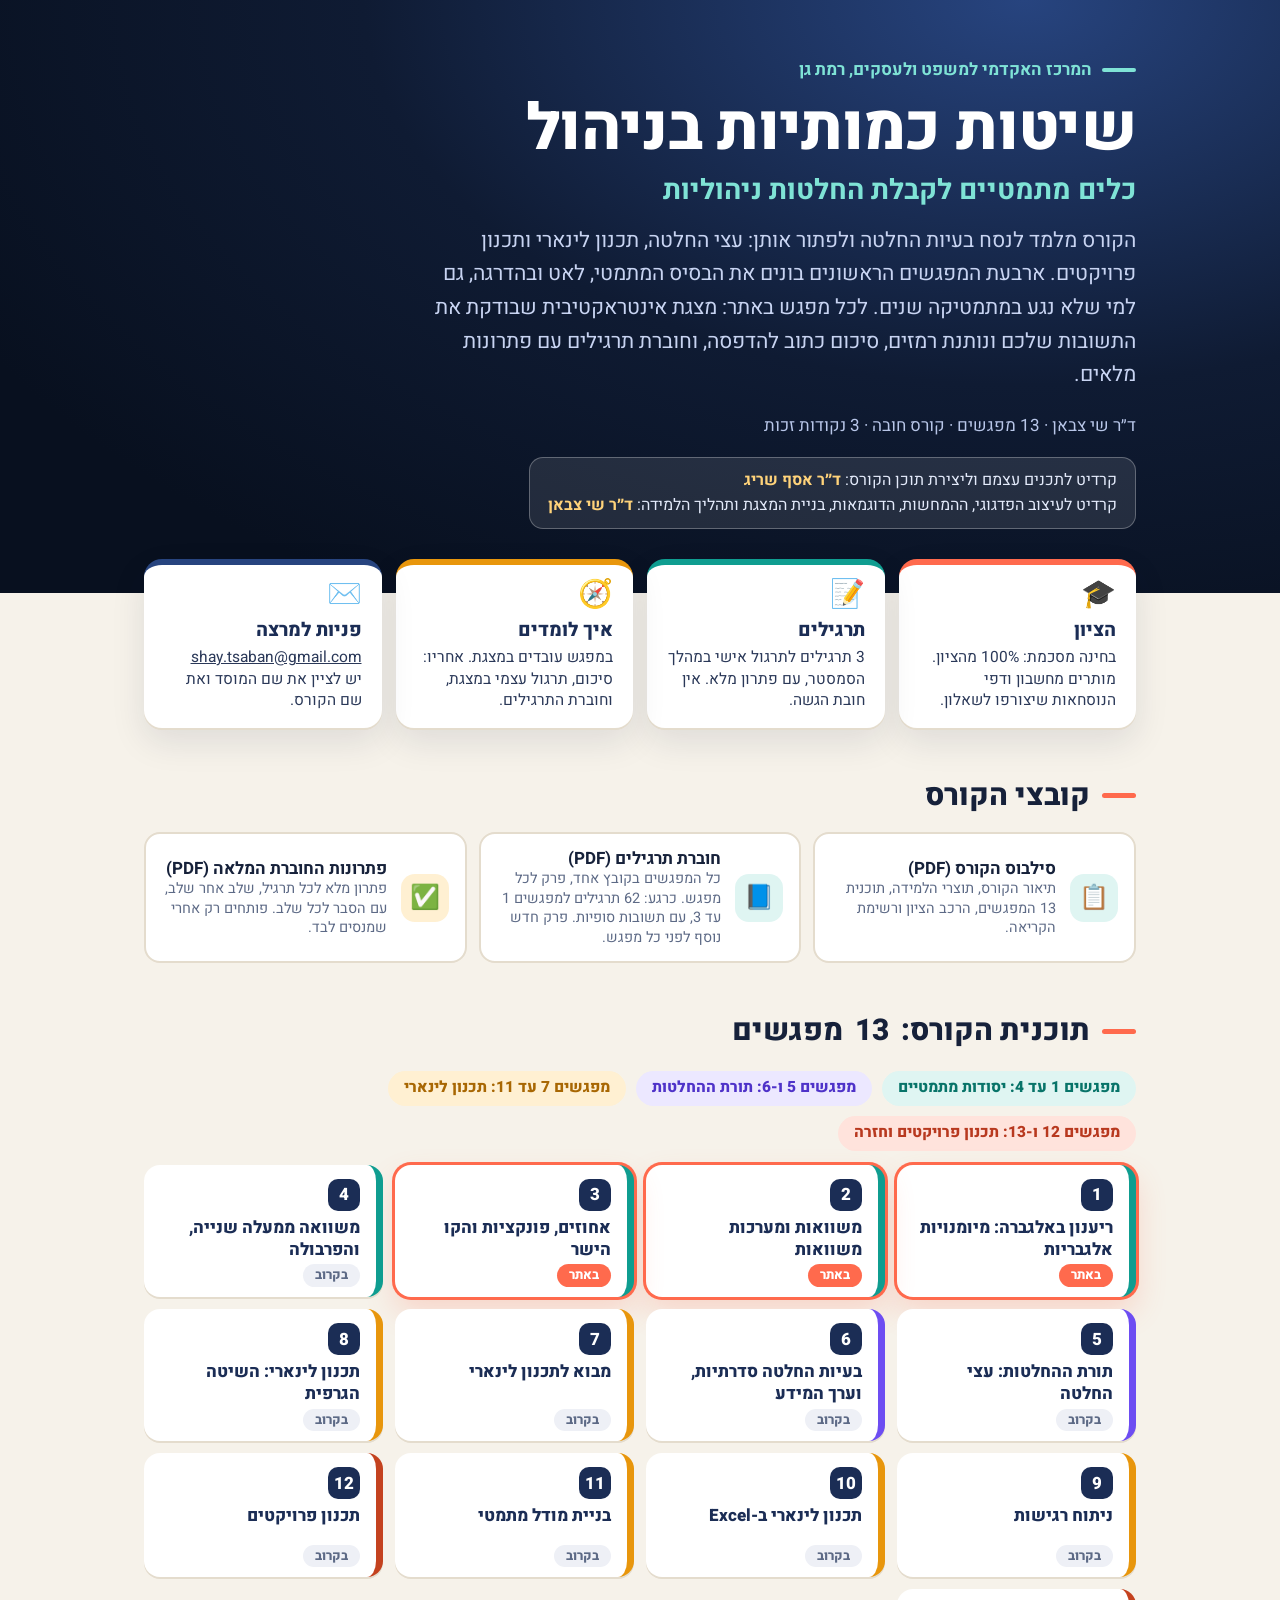
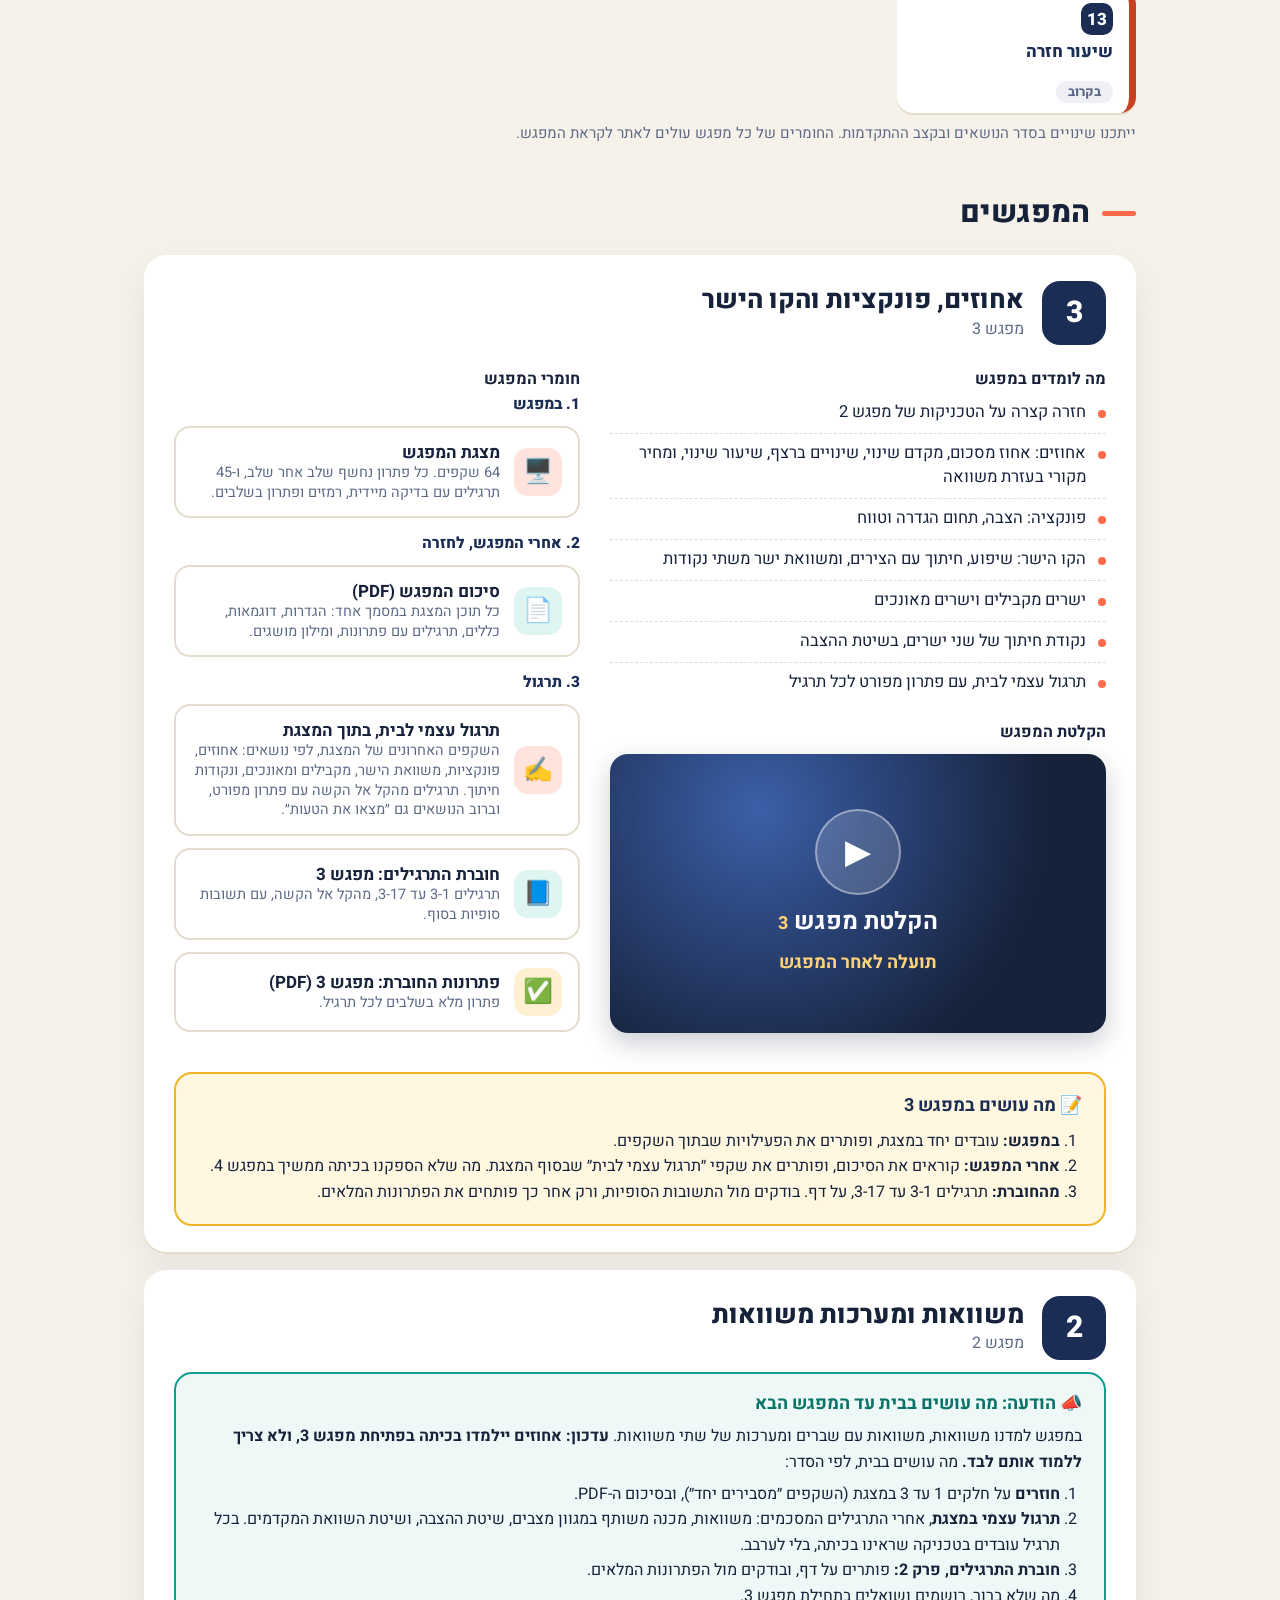
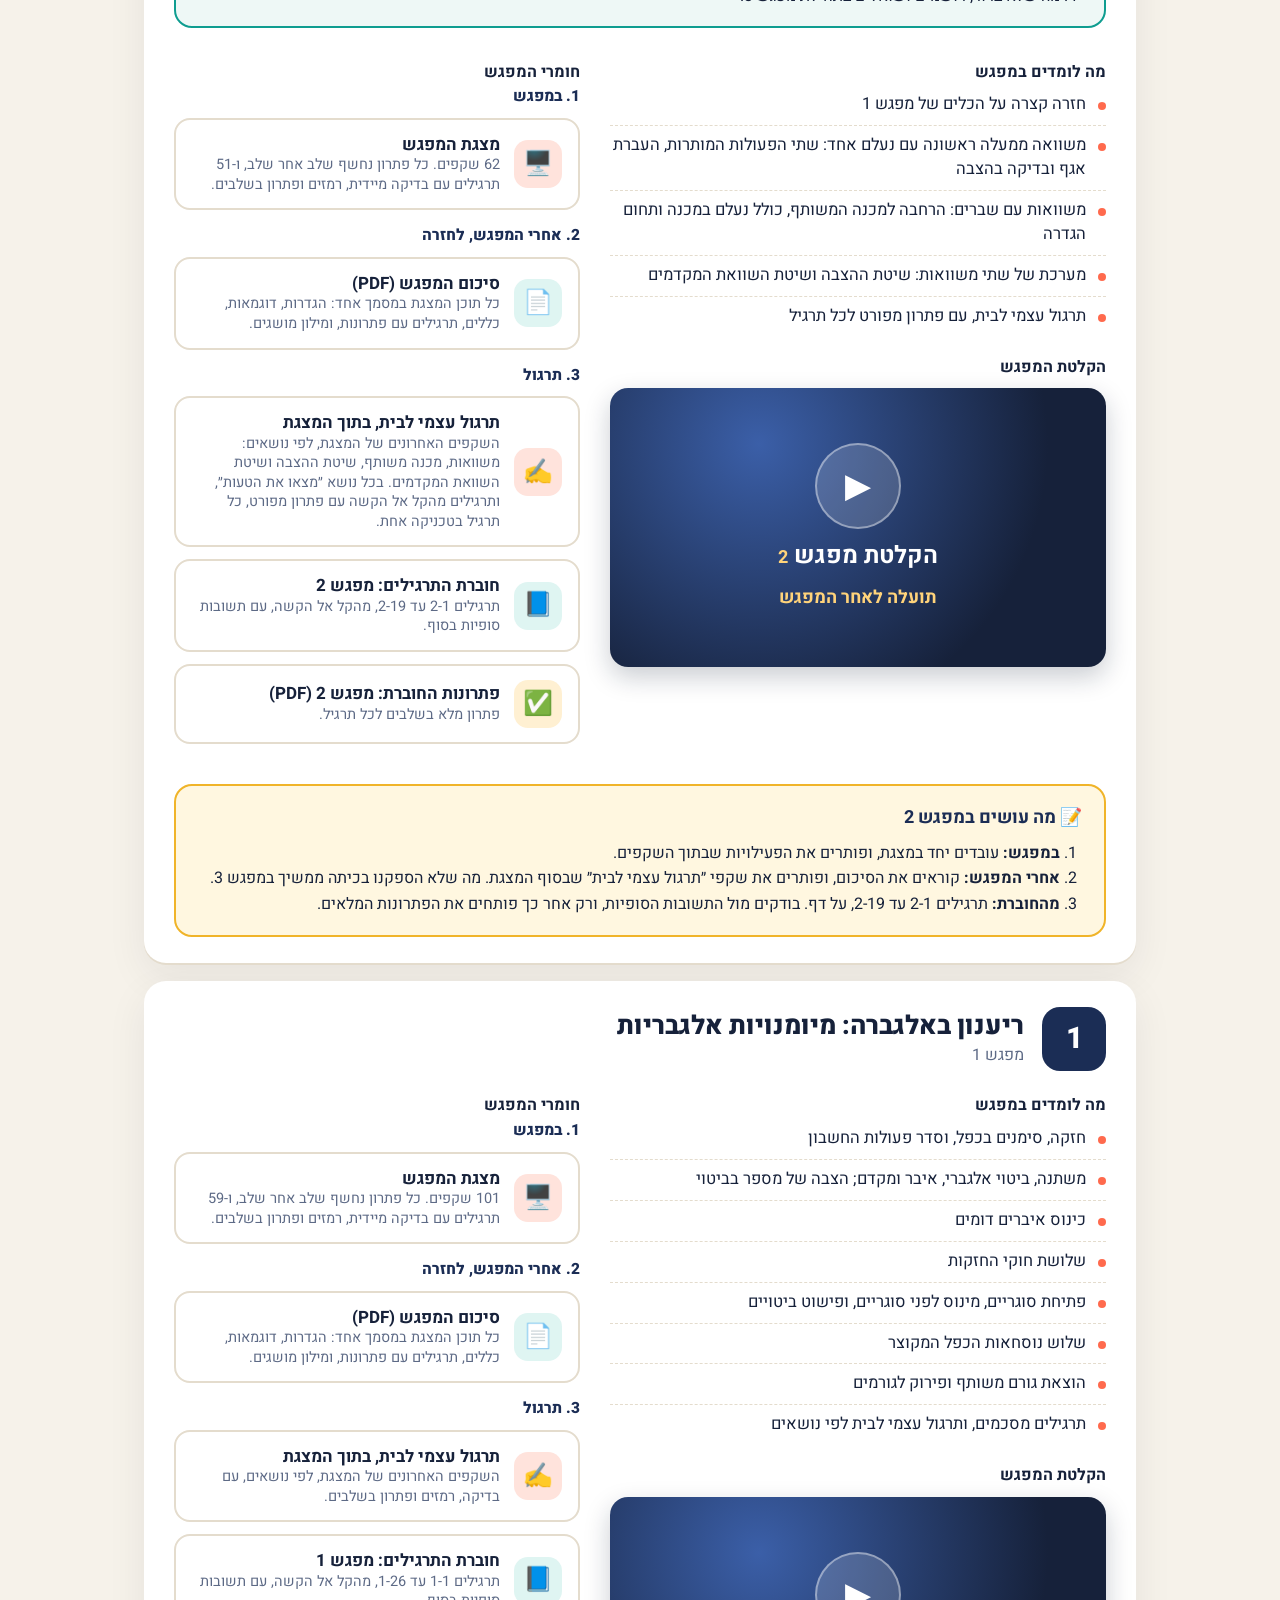
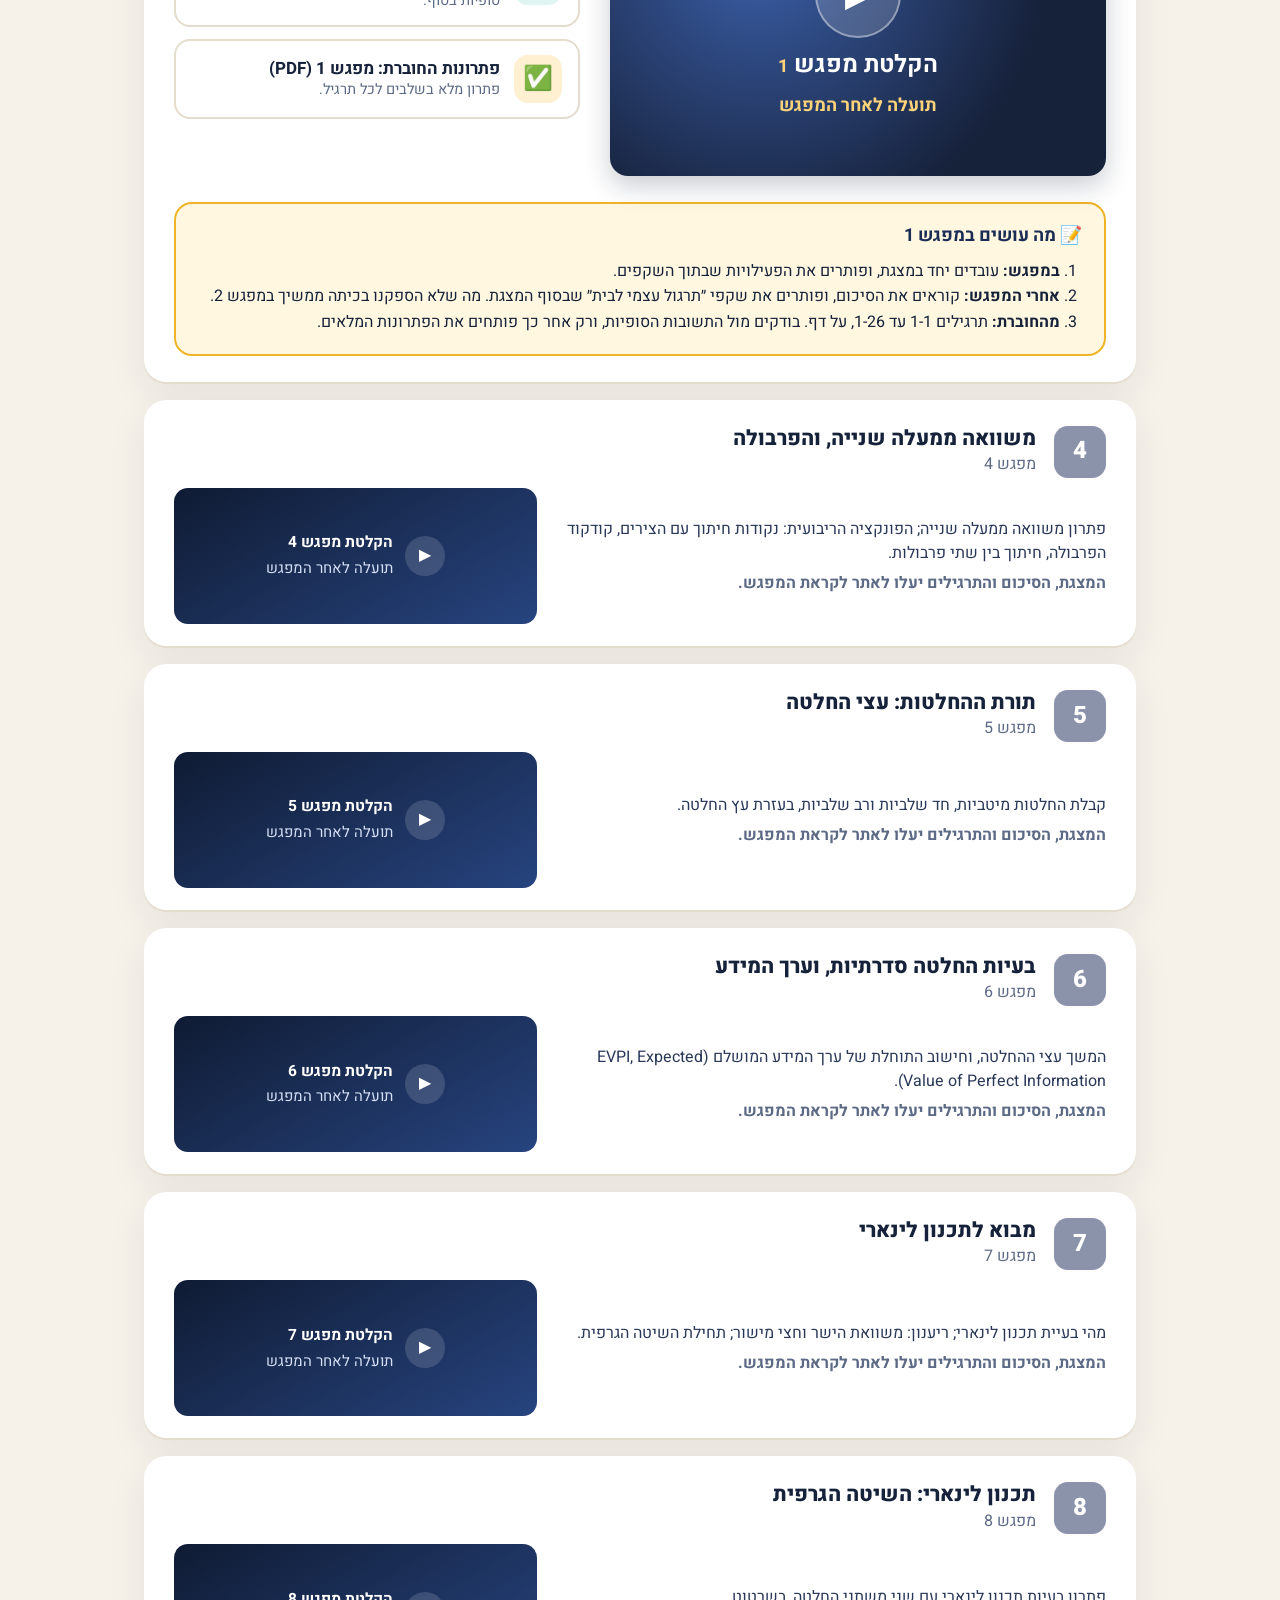
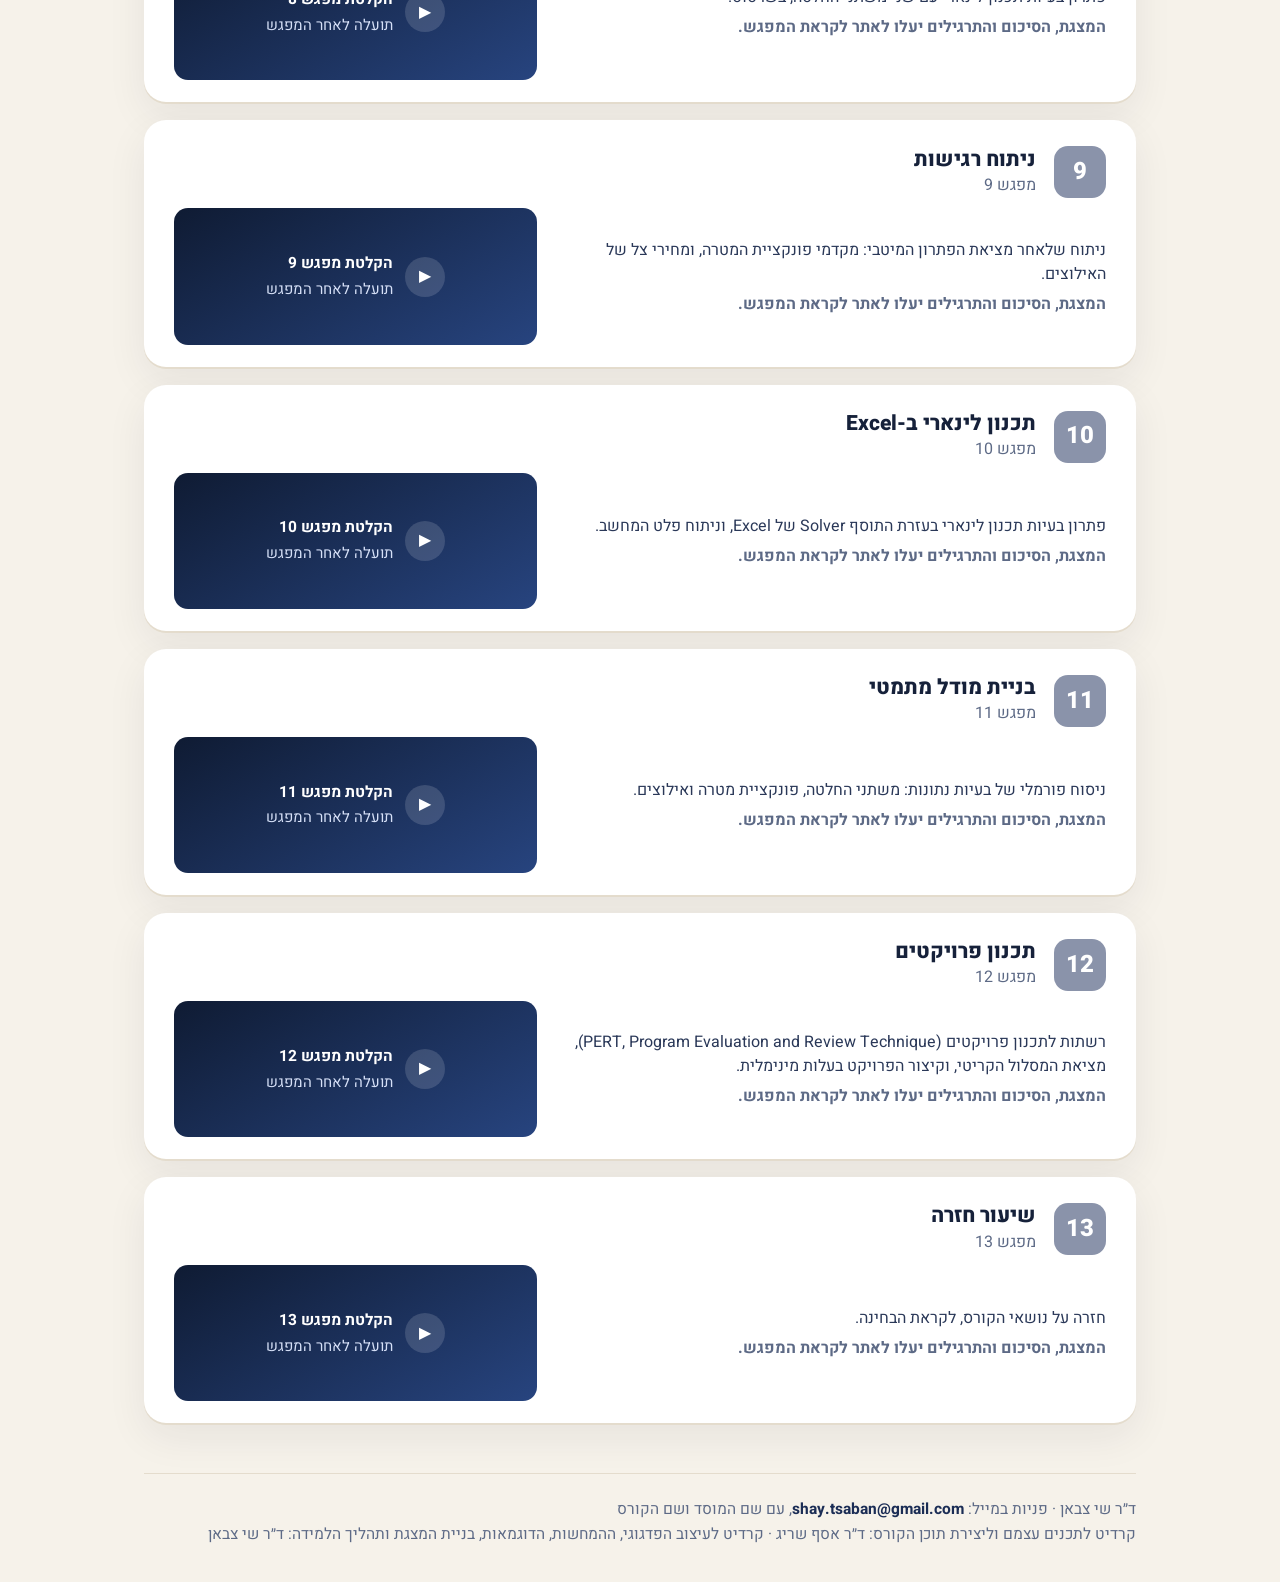
<file: index.html>
<!doctype html>
<html lang="he" dir="rtl">
<head>
<meta charset="utf-8">
<meta name="viewport" content="width=device-width,initial-scale=1">
<title>שיטות כמותיות בניהול | אתר הקורס</title>
<meta name="description" content="אתר הקורס שיטות כמותיות בניהול, המרכז האקדמי למשפט ולעסקים ברמת גן: מצגות אינטראקטיביות עם בדיקה מיידית, רמזים ופתרון בשלבים, סיכומים, חוברת תרגילים ופתרונות.">
<link rel="stylesheet" href="assets/fonts.css">
<style>
:root{--ink:#16213a;--ink2:#2a3858;--mut:#5d6a86;--paper:#f6f2ea;--card:#fff;--line:#e4dccd;--coral:#ff6a4d;--navy:#0f1b33;--navy2:#1b2d55}
*{box-sizing:border-box;margin:0;padding:0}
html{-webkit-text-size-adjust:100%}
body{font-family:'Heebo','Segoe UI','Arial Hebrew',Arial,sans-serif;background:var(--paper);color:var(--ink);line-height:1.6;-webkit-font-smoothing:antialiased;overflow-wrap:break-word}
a{color:inherit;text-decoration:none}
.n{direction:ltr;unicode-bidi:isolate}
.wrap{max-width:1040px;margin:0 auto;padding:0 24px}
.hero{background:radial-gradient(1200px 700px at 80% 0%,#27447f 0%,var(--navy) 55%,#08101f 100%);color:#fff;padding:56px 0 64px}
.kick{font-size:17px;font-weight:700;color:#7fe3d6;display:flex;gap:10px;align-items:center}
.kick:before{content:"";flex:none;width:34px;height:4px;border-radius:4px;background:#7fe3d6}
h1{font-size:clamp(34px,6vw,60px);line-height:1.15;font-weight:800;letter-spacing:-.01em;margin-top:10px}
.lead{font-size:clamp(17px,2.4vw,21px);color:#c8d4f2;max-width:720px;margin-top:16px}
.meta{margin-top:20px;color:#b8c6e8;font-size:17px}
section.block{padding-top:44px}
h2.sec{font-size:30px;font-weight:800;display:flex;gap:12px;align-items:center}
h2.sec:before{content:"";flex:none;width:34px;height:5px;border-radius:5px;background:var(--coral)}
.lec{margin-top:18px;background:var(--card);border-radius:22px;box-shadow:0 2px 0 var(--line),0 14px 40px rgba(22,33,58,.07);overflow:hidden}
.lec-head{padding:26px 30px 8px;display:flex;gap:18px;align-items:center}
.lec-n{flex:none;width:64px;height:64px;border-radius:18px;background:var(--navy2);color:#fff;display:grid;place-items:center;font-size:30px;font-weight:800}
.lec-head h3{font-size:26px;line-height:1.25;font-weight:800}
.lec-head .sub{color:var(--mut);font-size:16px}
.soon{color:var(--mut);font-size:17px;line-height:1.5}
.draft{display:inline-block;background:#fff1c7;color:#8a5a00;border:1px solid #f0b429;border-radius:999px;font-size:13px;font-weight:800;padding:1px 10px;margin-right:6px;vertical-align:middle}
.soon+.links{margin-top:8px}
.lec-body{display:grid;grid-template-columns:1.1fr .9fr;gap:30px;padding:14px 30px 26px}
.lec-body h4,.learn{list-style:none}
.learn li{padding:8px 20px 8px 0;position:relative;border-bottom:1px dashed var(--line);font-size:16.5px;line-height:1.45}
.learn li:last-child{border:0}
.learn li:before{content:"";position:absolute;right:0;top:17px;width:8px;height:8px;border-radius:50%;background:var(--coral)}
.links{display:flex;flex-direction:column;gap:12px}
.lk{display:flex;gap:14px;align-items:center;border-radius:16px;padding:14px 16px;border:2px solid var(--line);background:#fff;transition:transform .15s,border-color .15s,box-shadow .15s}
.lk:hover{transform:translateY(-2px);border-color:var(--coral);box-shadow:0 8px 20px rgba(22,33,58,.1)}
.lk .e{flex:none;width:48px;height:48px;border-radius:14px;display:grid;place-items:center;font-size:24px}
.lk b{display:block;font-size:17px;line-height:1.25}
.lk .d{font-size:14.5px;color:var(--mut);line-height:1.35;display:block}
.lk.p .e{background:#ffe3dc}.lk.s .e{background:#dff5f2}
footer{margin-top:50px;padding:24px 0 34px;border-top:1px solid var(--line);color:var(--mut);font-size:15.5px}
footer a{color:var(--navy2);font-weight:700;direction:ltr;unicode-bidi:isolate;display:inline-block}
@media (max-width:760px){
 .wrap{padding:0 16px}
 .hero{padding:40px 0 44px}
 h2.sec{font-size:25px}
 .lec-head{padding:20px 18px 6px;gap:12px}
 .lec-n{width:50px;height:50px;font-size:24px;border-radius:14px}
 .lec-head h3{font-size:22px}
 .lec-body{grid-template-columns:minmax(0,1fr);gap:22px;padding:12px 18px 22px}
  }

.cgrid{display:grid;grid-template-columns:1fr 1fr;gap:12px;margin-top:12px}
.cnote{font-size:15px;color:var(--mut);margin-top:8px}
.bkm .bkl{font-size:15.5px;color:var(--ink2);margin:-2px 0 8px}
.slv{width:100%;border-collapse:collapse;font-size:15.5px;line-height:1.4;background:#fff;border-radius:10px;overflow:hidden}
.slv th{background:#1b2d55;color:#fff;text-align:right;padding:6px 10px;font-weight:700}
.slv td{border-bottom:1px solid #f0e2b4;padding:7px 10px;vertical-align:top}
.slv td.k{font-weight:800;color:#c4421f;font-size:18px;text-align:center;width:28px}
.slvn{font-size:15.5px;margin-top:10px;color:#4a4130}
@media (max-width:760px){.slv,.slv tbody,.slv tr,.slv td{display:block;width:100%}.slv tr:first-child{display:none}.slv tr{border-bottom:2px solid #f0b429;padding:6px 0}.slv td{border:0;padding:2px 8px}.slv td.k{text-align:right}}
.grp{margin-bottom:14px}.grp h5{font-size:15.5px;font-weight:800;color:var(--navy2);margin:0 0 8px}
@media (max-width:760px){.cgrid{grid-template-columns:1fr}}
.contact{margin-top:14px;background:#fff7e0;border:2px solid #f0b429;border-radius:18px;padding:16px 24px;display:flex;gap:16px;align-items:center}
.contact .ic{font-size:34px;flex:none}
.contact h2{font-size:20px;font-weight:800;line-height:1.3;color:var(--navy2)}
.contact h2 a{direction:ltr;unicode-bidi:isolate;display:inline-block;text-decoration:underline;overflow-wrap:anywhere}
.contact p{font-size:16.5px;line-height:1.45;margin-top:3px;color:#4a4130}
@media (max-width:760px){.contact{padding:14px 16px}.contact .ic{display:none}.contact h2{font-size:18px}}
.live{margin-top:-26px;position:relative;z-index:2;background:linear-gradient(120deg,#ff6a4d,#ff8f5a);color:#fff;border-radius:20px;padding:22px 28px;display:flex;gap:20px;align-items:center;box-shadow:0 14px 34px rgba(255,106,77,.35)}
.live .ic{font-size:44px;flex:none}
.live h2{font-size:26px;font-weight:800;line-height:1.2}
.live p{font-size:16.5px;margin-top:4px;line-height:1.4}
.live p a{text-decoration:underline;font-weight:700}
.live .go{flex:none;margin-right:auto;background:#fff;color:#c4421f;font-weight:800;font-size:19px;padding:14px 26px;border-radius:14px;text-align:center;transition:transform .15s}
.live .go:hover{transform:translateY(-2px)}
.live .go small{display:block;font-weight:600;font-size:13px;color:#5d6a86}
@media (max-width:760px){.live{flex-direction:column;align-items:stretch;padding:20px 18px;margin-top:-18px}.live .ic{display:none}.live .go{margin-right:0}}
.solutions{margin-top:18px;background:#fff;border-radius:20px;padding:24px 28px;display:flex;gap:22px;align-items:flex-start;box-shadow:0 2px 0 var(--line),0 10px 30px rgba(22,33,58,.07);border-right:8px solid #6d4df2}
.solutions .ic{font-size:44px;flex:none}
.solutions h3{font-size:22px;font-weight:800;line-height:1.25}
.solutions .tag{display:inline-block;background:#ece8ff;color:#4f33c9;border-radius:99px;padding:2px 14px;font-weight:700;font-size:14px;margin-bottom:6px}
.solutions p{font-size:16px;color:var(--ink2);margin-top:6px}
.solutions .warn{margin-top:12px;background:#fff7e0;border-right:5px solid #f0b429;border-radius:10px;padding:10px 14px;font-size:15px;color:#4a4130}
.solutions .btn2{flex:none;margin-right:auto;align-self:center;background:#6d4df2;color:#fff;font-weight:800;font-size:17px;padding:12px 22px;border-radius:14px;text-align:center;transition:transform .15s}
.solutions .btn2:hover{transform:translateY(-2px)}
.solutions .btn2 small{display:block;font-weight:500;font-size:13px;opacity:.9}
.lk.x .e{background:#e3f6ea}.lk.r .e{background:#fff0d2}
.draft{display:inline-block;background:#fff0d2;border:1.5px dashed #a86703;color:#7a4a00;border-radius:8px;padding:0 8px;font-size:15px;vertical-align:middle;margin-right:6px}.rec1{margin-top:18px}.recbig{position:relative;aspect-ratio:16/9;width:100%;border-radius:18px;overflow:hidden;background:radial-gradient(circle at 30% 20%,#3b5fa8,#16213a 70%);box-shadow:0 10px 26px rgba(15,27,51,.22);display:grid;place-items:center}.rb-in{display:flex;flex-direction:column;align-items:center;gap:8px;color:#d6e0f7;text-align:center}.rb-play{width:86px;height:86px;border-radius:50%;background:rgba(255,255,255,.16);border:2px solid rgba(255,255,255,.4);display:grid;place-items:center;font-size:34px;color:#fff;direction:ltr}.rb-in b{color:#fff;font-size:24px}.rb-in span:last-child{font-size:18px;color:#ffd37a;font-weight:700}.rec1 h4{margin-bottom:8px}.recrow{display:flex;gap:12px;flex-wrap:wrap}.recone{flex:1 1 220px;min-width:0;margin-bottom:12px}.reclab{font-size:15px;font-weight:700;color:var(--navy2);margin-bottom:5px}
.recbox{position:relative;aspect-ratio:16/9;border-radius:14px;overflow:hidden;background:linear-gradient(150deg,#0f1b33,#27447f);box-shadow:0 6px 18px rgba(15,27,51,.18)}
.recbox iframe{position:absolute;inset:0;width:100%;height:100%;border:0}
.recwait{position:absolute;inset:0;display:flex;flex-direction:column;align-items:center;justify-content:center;gap:4px;color:#d6e0f7;text-align:center;font-size:15px}
.recwait .play{width:54px;height:54px;border-radius:50%;background:rgba(255,255,255,.14);display:grid;place-items:center;font-size:22px;color:#fff;margin-bottom:6px;direction:ltr}
.recwait b{color:#fff;font-size:17px}
.todo{margin:0 30px 26px;background:#fff7e0;border:2px solid #f0b429;border-radius:18px;padding:18px 22px}
.todo h4{font-size:18px;color:var(--navy2);margin-bottom:8px}
.todo ol{padding-inline-start:22px;font-size:16px;line-height:1.6}
.ups{list-style:none;margin-top:18px;background:var(--card);border-radius:18px;box-shadow:0 2px 0 var(--line);overflow:hidden}
.ups li{display:flex;gap:14px;align-items:center;padding:11px 22px;border-bottom:1px solid var(--line);font-size:16.5px;font-weight:600}
.ups li:last-child{border:0}
.ups .un{flex:none;min-width:34px;padding:0 6px;white-space:nowrap;height:34px;border-radius:10px;background:#eef0f6;color:var(--navy2);display:grid;place-items:center;font-weight:800}
.ups em{margin-right:auto;font-style:normal;color:var(--mut);font-size:14px;font-weight:500}
@media (max-width:760px){.solutions{flex-direction:column;padding:20px 18px}.solutions .btn2{margin-right:0;width:100%}.todo{margin:0 18px 22px;padding:14px 16px}.ups li{padding:10px 14px}}

.msg{margin:4px 30px 18px;background:#eef8f6;border:2px solid #0f9d90;border-radius:18px;padding:16px 22px}
.msg h4{font-size:18px;color:#087469;margin-bottom:6px}
.msg p{font-size:16px;line-height:1.6;margin-bottom:6px}
.msg ol{padding-inline-start:22px;font-size:16px;line-height:1.6}
@media (max-width:760px){.msg{margin:4px 18px 16px}}

.hero h1{font-size:clamp(38px,7vw,64px)}.hero .h1s{font-size:clamp(20px,3vw,28px);font-weight:700;color:#7fe3d6;margin-top:6px;line-height:1.25}
.cred{margin-top:18px;display:inline-block;background:rgba(255,255,255,.1);border:1px solid rgba(255,255,255,.28);border-radius:14px;padding:10px 18px;font-size:16px;line-height:1.55;color:#e4ebfb}.cred b{color:#ffd37a}
.facts{display:grid;grid-template-columns:repeat(4,1fr);gap:14px;margin-top:-34px;position:relative;z-index:2}
.fact{background:#fff;border-radius:18px;padding:16px 20px;box-shadow:0 2px 0 var(--line),0 14px 34px rgba(22,33,58,.1);border-top:6px solid var(--coral)}
.fact:nth-child(2){border-top-color:#0f9d90}.fact:nth-child(3){border-top-color:#e8960c}.fact:nth-child(4){border-top-color:#27447f}
.fact .fi{font-size:28px;line-height:1}.fact b{display:block;font-size:19px;font-weight:800;color:var(--navy2);margin-top:6px}.fact>span{display:block;font-size:15.5px;color:var(--ink2);line-height:1.4;margin-top:2px}
.fact a{direction:ltr;unicode-bidi:isolate;display:inline-block;text-decoration:underline;overflow-wrap:anywhere}
.halves{display:flex;gap:10px;margin-top:16px;font-weight:800;font-size:15.5px;flex-wrap:wrap}
.halves>span{border-radius:99px;padding:5px 16px}.halves .a{background:#dff5f2;color:#087469}.halves .b{background:#ece8ff;color:#4f33c9}.halves .c{background:#fff0d2;color:#a86703}.halves .d{background:#ffe3dc;color:#b8391f}
.plan{display:grid;grid-template-columns:repeat(4,1fr);gap:12px;margin-top:14px}
.pc{position:relative;background:#fff;border-radius:16px;padding:14px 16px 36px;box-shadow:0 2px 0 var(--line);border-right:7px solid #0f9d90;display:block;color:inherit;text-decoration:none;min-height:124px;transition:transform .15s}
.pc:hover{transform:translateY(-3px)}.pc.b{border-right-color:#6d4df2}.pc.c{border-right-color:#e8960c}.pc.d{border-right-color:#c4421f}
.pc.on{box-shadow:0 0 0 3px var(--coral),0 14px 30px rgba(255,106,77,.22)}
.pc .pn{display:inline-grid;place-items:center;min-width:32px;height:32px;border-radius:10px;background:var(--navy2);color:#fff;font-weight:800;font-size:17px;margin-bottom:6px}
.pc b{display:block;font-size:17px;line-height:1.3;font-weight:800;color:var(--navy2)}
.pc em{position:absolute;bottom:10px;right:16px;font-style:normal;font-size:13px;font-weight:800;color:var(--mut);background:#eef0f6;border-radius:99px;padding:1px 12px}
.pc.on em{background:var(--coral);color:#fff}
.cgrid{grid-template-columns:1fr 1fr 1fr}
.lec.up .lec-head{padding-bottom:6px}.lec.up .lec-n{background:#8a93aa;width:52px;height:52px;font-size:24px;border-radius:14px}.lec.up .lec-head h3{font-size:21px}
.upb{display:grid;grid-template-columns:1.5fr 1fr;gap:24px;padding:4px 30px 22px;align-items:center}
.upb p{font-size:16px;color:var(--ink2);line-height:1.5}.upb .soon{margin-top:6px;font-weight:700;color:var(--mut)}
.recsm{position:relative;aspect-ratio:16/6;border-radius:14px;background:linear-gradient(150deg,#0f1b33,#27447f);display:flex;gap:12px;align-items:center;justify-content:center;color:#d6e0f7;font-size:15px}
.recsm .play{width:40px;height:40px;border-radius:50%;background:rgba(255,255,255,.14);display:grid;place-items:center;font-size:16px;color:#fff;direction:ltr}.recsm b{color:#fff;display:block;font-size:15.5px}
@media (max-width:900px){.plan{grid-template-columns:repeat(2,1fr)}.facts{grid-template-columns:repeat(2,1fr)}.cgrid{grid-template-columns:1fr}.upb{grid-template-columns:1fr;padding:4px 18px 18px}}
@media (max-width:560px){.plan{grid-template-columns:1fr}.pc{min-height:0}.facts{grid-template-columns:1fr;margin-top:-22px}}
</style>
</head>
<body>
<header class="hero"><div class="wrap">
<div class="kick"><span>המרכז האקדמי למשפט ולעסקים, רמת גן</span></div>
<h1>שיטות כמותיות בניהול</h1>
<div class="h1s">כלים מתמטיים לקבלת החלטות ניהוליות</div>
<p class="lead">הקורס מלמד לנסח בעיות החלטה ולפתור אותן: עצי החלטה, תכנון לינארי ותכנון פרויקטים. ארבעת המפגשים הראשונים בונים את הבסיס המתמטי, לאט ובהדרגה, גם למי שלא נגע במתמטיקה שנים. לכל מפגש באתר: מצגת אינטראקטיבית שבודקת את התשובות שלכם ונותנת רמזים, סיכום כתוב להדפסה, וחוברת תרגילים עם פתרונות מלאים.</p>
<p class="meta">ד״ר שי צבאן · <span class="n">13</span> מפגשים · קורס חובה · <span class="n">3</span> נקודות זכות</p>
<div class="cred">קרדיט לתכנים עצמם וליצירת תוכן הקורס: <b>ד״ר אסף שריג</b><br>קרדיט לעיצוב הפדגוגי, ההמחשות, הדוגמאות, בניית המצגת ותהליך הלמידה: <b>ד״ר שי צבאן</b></div>
</div></header>
<main class="wrap">
<section class="facts">
<div class="fact"><div class="fi">🎓</div><b>הציון</b><span>בחינה מסכמת: <span class="n">100%</span> מהציון. מותרים מחשבון ודפי הנוסחאות שיצורפו לשאלון.</span></div>
<div class="fact"><div class="fi">📝</div><b>תרגילים</b><span><span class="n">3</span> תרגילים לתרגול אישי במהלך הסמסטר, עם פתרון מלא. אין חובת הגשה.</span></div>
<div class="fact"><div class="fi">🧭</div><b>איך לומדים</b><span>במפגש עובדים במצגת. אחריו: סיכום, תרגול עצמי במצגת, וחוברת התרגילים.</span></div>
<div class="fact"><div class="fi">✉️</div><b>פניות למרצה</b><span><a href="mailto:shay.tsaban@gmail.com">shay.tsaban@gmail.com</a><br>יש לציין את שם המוסד ואת שם הקורס.</span></div>
</section>
<section class="block" id="course-files">
<h2 class="sec">קובצי הקורס</h2>
<div class="cgrid">
<a class="lk s" href="materials/syllabus.pdf" target="_blank" rel="noopener"><span class="e">📋</span><span><b>סילבוס הקורס (PDF)</b><span class="d">תיאור הקורס, תוצרי הלמידה, תוכנית <span class="n">13</span> המפגשים, הרכב הציון ורשימת הקריאה.</span></span></a>
<a class="lk s" href="materials/booklet.pdf" target="_blank" rel="noopener"><span class="e">📘</span><span><b>חוברת תרגילים (PDF)</b><span class="d">כל המפגשים בקובץ אחד, פרק לכל מפגש. כרגע: <span class="n">62</span> תרגילים למפגשים <span class="n">1</span> עד <span class="n">3</span>, עם תשובות סופיות. פרק חדש נוסף לפני כל מפגש.</span></span></a>
<a class="lk r" href="materials/booklet-solutions.pdf" target="_blank" rel="noopener"><span class="e">✅</span><span><b>פתרונות החוברת המלאה (PDF)</b><span class="d">פתרון מלא לכל תרגיל, שלב אחר שלב, עם הסבר לכל שלב. פותחים רק אחרי שמנסים לבד.</span></span></a>
</div>
</section>
<section class="block" id="plan">
<h2 class="sec">תוכנית הקורס: <span class="n">13</span> מפגשים</h2>
<div class="halves"><span class="a">מפגשים <span class="n">1</span> עד <span class="n">4</span>: יסודות מתמטיים</span><span class="b">מפגשים <span class="n">5</span> ו-<span class="n">6</span>: תורת ההחלטות</span><span class="c">מפגשים <span class="n">7</span> עד <span class="n">11</span>: תכנון לינארי</span><span class="d">מפגשים <span class="n">12</span> ו-<span class="n">13</span>: תכנון פרויקטים וחזרה</span></div>
<div class="plan"><a class="pc a on" href="#lesson-1"><span class="pn"><span class="n">1</span></span><b>ריענון באלגברה: מיומנויות אלגבריות</b><em>באתר</em></a><a class="pc a on" href="#lesson-2"><span class="pn"><span class="n">2</span></span><b>משוואות ומערכות משוואות</b><em>באתר</em></a><a class="pc a on" href="#lesson-3"><span class="pn"><span class="n">3</span></span><b>אחוזים, פונקציות והקו הישר</b><em>באתר</em></a><a class="pc a" href="#lesson-4"><span class="pn"><span class="n">4</span></span><b>משוואה ממעלה שנייה, והפרבולה</b><em>בקרוב</em></a><a class="pc b" href="#lesson-5"><span class="pn"><span class="n">5</span></span><b>תורת ההחלטות: עצי החלטה</b><em>בקרוב</em></a><a class="pc b" href="#lesson-6"><span class="pn"><span class="n">6</span></span><b>בעיות החלטה סדרתיות, וערך המידע</b><em>בקרוב</em></a><a class="pc c" href="#lesson-7"><span class="pn"><span class="n">7</span></span><b>מבוא לתכנון לינארי</b><em>בקרוב</em></a><a class="pc c" href="#lesson-8"><span class="pn"><span class="n">8</span></span><b>תכנון לינארי: השיטה הגרפית</b><em>בקרוב</em></a><a class="pc c" href="#lesson-9"><span class="pn"><span class="n">9</span></span><b>ניתוח רגישות</b><em>בקרוב</em></a><a class="pc c" href="#lesson-10"><span class="pn"><span class="n">10</span></span><b>תכנון לינארי ב-Excel</b><em>בקרוב</em></a><a class="pc c" href="#lesson-11"><span class="pn"><span class="n">11</span></span><b>בניית מודל מתמטי</b><em>בקרוב</em></a><a class="pc d" href="#lesson-12"><span class="pn"><span class="n">12</span></span><b>תכנון פרויקטים</b><em>בקרוב</em></a><a class="pc d" href="#lesson-13"><span class="pn"><span class="n">13</span></span><b>שיעור חזרה</b><em>בקרוב</em></a></div>
<p class="cnote">ייתכנו שינויים בסדר הנושאים ובקצב ההתקדמות. החומרים של כל מפגש עולים לאתר לקראת המפגש.</p>
</section>
<section class="block">
<h2 class="sec">המפגשים</h2>
<article class="lec" id="lesson-3">
<div class="lec-head"><div class="lec-n">3</div><div><h3>אחוזים, פונקציות והקו הישר</h3><div class="sub">מפגש <span class="n">3</span></div></div></div>

<div class="lec-body">
<div><h4>מה לומדים במפגש</h4><ul class="learn"><li>חזרה קצרה על הטכניקות של מפגש 2</li><li>אחוזים: אחוז מסכום, מקדם שינוי, שינויים ברצף, שיעור שינוי, ומחיר מקורי בעזרת משוואה</li><li>פונקציה: הצבה, תחום הגדרה וטווח</li><li>הקו הישר: שיפוע, חיתוך עם הצירים, ומשוואת ישר משתי נקודות</li><li>ישרים מקבילים וישרים מאונכים</li><li>נקודת חיתוך של שני ישרים, בשיטת ההצבה</li><li>תרגול עצמי לבית, עם פתרון מפורט לכל תרגיל</li></ul>
<div class="rec1" id="rec-3"><h4>הקלטת המפגש</h4><div class="recbig"><div class="rb-in"><span class="rb-play">&#9654;</span><b>הקלטת מפגש <span class="n">3</span></b><span>תועלה לאחר המפגש</span></div></div></div>
</div>
<div><h4>חומרי המפגש</h4>
<div class="grp"><h5>1. במפגש</h5><div class="links">
<a class="lk p" href="lectures/lecture-3/presentation.html"><span class="e">🖥️</span><span><b>מצגת המפגש</b><span class="d"><span class="n">64</span> שקפים. כל פתרון נחשף שלב אחר שלב, ו-<span class="n">45</span> תרגילים עם בדיקה מיידית, רמזים ופתרון בשלבים.</span></span></a>
</div></div>
<div class="grp"><h5>2. אחרי המפגש, לחזרה</h5><div class="links">
<a class="lk s" href="lectures/lecture-3/summary.pdf" target="_blank" rel="noopener"><span class="e">📄</span><span><b>סיכום המפגש (PDF)</b><span class="d">כל תוכן המצגת במסמך אחד: הגדרות, דוגמאות, כללים, תרגילים עם פתרונות, ומילון מושגים.</span></span></a>
</div></div>
<div class="grp"><h5>3. תרגול</h5><div class="links">
<a class="lk p" href="lectures/lecture-3/presentation.html#s-home"><span class="e">✍️</span><span><b>תרגול עצמי לבית, בתוך המצגת</b><span class="d">השקפים האחרונים של המצגת, לפי נושאים: אחוזים, פונקציות, משוואת הישר, מקבילים ומאונכים, ונקודות חיתוך. תרגילים מהקל אל הקשה עם פתרון מפורט, וברוב הנושאים גם ״מצאו את הטעות״.</span></span></a>
<a class="lk s" href="materials/booklet-m3.pdf" target="_blank" rel="noopener"><span class="e">📘</span><span><b>חוברת התרגילים: מפגש 3</b><span class="d">תרגילים <span class="n">3-1</span> עד <span class="n">3-17</span>, מהקל אל הקשה, עם תשובות סופיות בסוף.</span></span></a>
<a class="lk r" href="materials/booklet-m3-solutions.pdf" target="_blank" rel="noopener"><span class="e">✅</span><span><b>פתרונות החוברת: מפגש 3 (PDF)</b><span class="d">פתרון מלא בשלבים לכל תרגיל.</span></span></a>
</div></div>
</div>
</div>
<div class="todo"><h4>📝 מה עושים במפגש <span class="n">3</span></h4><ol>
<li><b>במפגש:</b> עובדים יחד במצגת, ופותרים את הפעילויות שבתוך השקפים.</li>
<li><b>אחרי המפגש:</b> קוראים את הסיכום, ופותרים את שקפי ״תרגול עצמי לבית״ שבסוף המצגת. מה שלא הספקנו בכיתה ממשיך במפגש <span class="n">4</span>.</li>
<li><b>מהחוברת:</b> תרגילים <span class="n">3-1</span> עד <span class="n">3-17</span>, על דף. בודקים מול התשובות הסופיות, ורק אחר כך פותחים את הפתרונות המלאים.</li>
</ol></div>
</article>
<article class="lec" id="lesson-2">
<div class="lec-head"><div class="lec-n">2</div><div><h3>משוואות ומערכות משוואות</h3><div class="sub">מפגש <span class="n">2</span></div></div></div>
<div class="msg"><h4>📣 הודעה: מה עושים בבית עד המפגש הבא</h4><p>במפגש למדנו משוואות, משוואות עם שברים ומערכות של שתי משוואות. <b>עדכון: אחוזים יילמדו בכיתה בפתיחת מפגש 3, ולא צריך ללמוד אותם לבד.</b> מה עושים בבית, לפי הסדר:</p><ol>
<li><b>חוזרים</b> על חלקים 1 עד 3 במצגת (השקפים ״מסבירים יחד״), ובסיכום ה-PDF.</li>
<li><b>תרגול עצמי במצגת</b>, אחרי התרגילים המסכמים: משוואות, מכנה משותף במגוון מצבים, שיטת ההצבה, ושיטת השוואת המקדמים. בכל תרגיל עובדים בטכניקה שראינו בכיתה, בלי לערבב.</li>
<li><b>חוברת התרגילים, פרק 2:</b> פותרים על דף, ובודקים מול הפתרונות המלאים.</li>
<li>מה שלא ברור, רושמים ושואלים בתחילת מפגש 3.</li></ol></div>
<div class="lec-body">
<div><h4>מה לומדים במפגש</h4><ul class="learn"><li>חזרה קצרה על הכלים של מפגש 1</li><li>משוואה ממעלה ראשונה עם נעלם אחד: שתי הפעולות המותרות, העברת אגף ובדיקה בהצבה</li><li>משוואות עם שברים: הרחבה למכנה המשותף, כולל נעלם במכנה ותחום הגדרה</li><li>מערכת של שתי משוואות: שיטת ההצבה ושיטת השוואת המקדמים</li><li>תרגול עצמי לבית, עם פתרון מפורט לכל תרגיל</li></ul>
<div class="rec1" id="rec-2"><h4>הקלטת המפגש</h4><div class="recbig"><div class="rb-in"><span class="rb-play">&#9654;</span><b>הקלטת מפגש <span class="n">2</span></b><span>תועלה לאחר המפגש</span></div></div></div>
</div>
<div><h4>חומרי המפגש</h4>
<div class="grp"><h5>1. במפגש</h5><div class="links">
<a class="lk p" href="lectures/lecture-2/presentation.html"><span class="e">🖥️</span><span><b>מצגת המפגש</b><span class="d"><span class="n">62</span> שקפים. כל פתרון נחשף שלב אחר שלב, ו-<span class="n">51</span> תרגילים עם בדיקה מיידית, רמזים ופתרון בשלבים.</span></span></a>
</div></div>
<div class="grp"><h5>2. אחרי המפגש, לחזרה</h5><div class="links">
<a class="lk s" href="lectures/lecture-2/summary.pdf" target="_blank" rel="noopener"><span class="e">📄</span><span><b>סיכום המפגש (PDF)</b><span class="d">כל תוכן המצגת במסמך אחד: הגדרות, דוגמאות, כללים, תרגילים עם פתרונות, ומילון מושגים.</span></span></a>
</div></div>
<div class="grp"><h5>3. תרגול</h5><div class="links">
<a class="lk p" href="lectures/lecture-2/presentation.html#s-home"><span class="e">✍️</span><span><b>תרגול עצמי לבית, בתוך המצגת</b><span class="d">השקפים האחרונים של המצגת, לפי נושאים: משוואות, מכנה משותף, שיטת ההצבה ושיטת השוואת המקדמים. בכל נושא ״מצאו את הטעות״, ותרגילים מהקל אל הקשה עם פתרון מפורט, כל תרגיל בטכניקה אחת.</span></span></a>
<a class="lk s" href="materials/booklet-m2.pdf" target="_blank" rel="noopener"><span class="e">📘</span><span><b>חוברת התרגילים: מפגש 2</b><span class="d">תרגילים <span class="n">2-1</span> עד <span class="n">2-19</span>, מהקל אל הקשה, עם תשובות סופיות בסוף.</span></span></a>
<a class="lk r" href="materials/booklet-m2-solutions.pdf" target="_blank" rel="noopener"><span class="e">✅</span><span><b>פתרונות החוברת: מפגש 2 (PDF)</b><span class="d">פתרון מלא בשלבים לכל תרגיל.</span></span></a>
</div></div>
</div>
</div>
<div class="todo"><h4>📝 מה עושים במפגש <span class="n">2</span></h4><ol>
<li><b>במפגש:</b> עובדים יחד במצגת, ופותרים את הפעילויות שבתוך השקפים.</li>
<li><b>אחרי המפגש:</b> קוראים את הסיכום, ופותרים את שקפי ״תרגול עצמי לבית״ שבסוף המצגת. מה שלא הספקנו בכיתה ממשיך במפגש <span class="n">3</span>.</li>
<li><b>מהחוברת:</b> תרגילים <span class="n">2-1</span> עד <span class="n">2-19</span>, על דף. בודקים מול התשובות הסופיות, ורק אחר כך פותחים את הפתרונות המלאים.</li>
</ol></div>
</article>
<article class="lec" id="lesson-1">
<div class="lec-head"><div class="lec-n">1</div><div><h3>ריענון באלגברה: מיומנויות אלגבריות</h3><div class="sub">מפגש <span class="n">1</span></div></div></div>

<div class="lec-body">
<div><h4>מה לומדים במפגש</h4><ul class="learn"><li>חזקה, סימנים בכפל, וסדר פעולות החשבון</li><li>משתנה, ביטוי אלגברי, איבר ומקדם; הצבה של מספר בביטוי</li><li>כינוס איברים דומים</li><li>שלושת חוקי החזקות</li><li>פתיחת סוגריים, מינוס לפני סוגריים, ופישוט ביטויים</li><li>שלוש נוסחאות הכפל המקוצר</li><li>הוצאת גורם משותף ופירוק לגורמים</li><li>תרגילים מסכמים, ותרגול עצמי לבית לפי נושאים</li></ul>
<div class="rec1" id="rec-1"><h4>הקלטת המפגש</h4><div class="recbig"><div class="rb-in"><span class="rb-play">&#9654;</span><b>הקלטת מפגש <span class="n">1</span></b><span>תועלה לאחר המפגש</span></div></div></div>
</div>
<div><h4>חומרי המפגש</h4>
<div class="grp"><h5>1. במפגש</h5><div class="links">
<a class="lk p" href="lectures/lecture-1/presentation.html"><span class="e">🖥️</span><span><b>מצגת המפגש</b><span class="d"><span class="n">101</span> שקפים. כל פתרון נחשף שלב אחר שלב, ו-<span class="n">59</span> תרגילים עם בדיקה מיידית, רמזים ופתרון בשלבים.</span></span></a>
</div></div>
<div class="grp"><h5>2. אחרי המפגש, לחזרה</h5><div class="links">
<a class="lk s" href="lectures/lecture-1/summary.pdf" target="_blank" rel="noopener"><span class="e">📄</span><span><b>סיכום המפגש (PDF)</b><span class="d">כל תוכן המצגת במסמך אחד: הגדרות, דוגמאות, כללים, תרגילים עם פתרונות, ומילון מושגים.</span></span></a>
</div></div>
<div class="grp"><h5>3. תרגול</h5><div class="links">
<a class="lk p" href="lectures/lecture-1/presentation.html#s-home"><span class="e">✍️</span><span><b>תרגול עצמי לבית, בתוך המצגת</b><span class="d">השקפים האחרונים של המצגת, לפי נושאים, עם בדיקה, רמזים ופתרון בשלבים.</span></span></a>
<a class="lk s" href="materials/booklet-m1.pdf" target="_blank" rel="noopener"><span class="e">📘</span><span><b>חוברת התרגילים: מפגש 1</b><span class="d">תרגילים <span class="n">1-1</span> עד <span class="n">1-26</span>, מהקל אל הקשה, עם תשובות סופיות בסוף.</span></span></a>
<a class="lk r" href="materials/booklet-m1-solutions.pdf" target="_blank" rel="noopener"><span class="e">✅</span><span><b>פתרונות החוברת: מפגש 1 (PDF)</b><span class="d">פתרון מלא בשלבים לכל תרגיל.</span></span></a>
</div></div>
</div>
</div>
<div class="todo"><h4>📝 מה עושים במפגש <span class="n">1</span></h4><ol>
<li><b>במפגש:</b> עובדים יחד במצגת, ופותרים את הפעילויות שבתוך השקפים.</li>
<li><b>אחרי המפגש:</b> קוראים את הסיכום, ופותרים את שקפי ״תרגול עצמי לבית״ שבסוף המצגת. מה שלא הספקנו בכיתה ממשיך במפגש <span class="n">2</span>.</li>
<li><b>מהחוברת:</b> תרגילים <span class="n">1-1</span> עד <span class="n">1-26</span>, על דף. בודקים מול התשובות הסופיות, ורק אחר כך פותחים את הפתרונות המלאים.</li>
</ol></div>
</article>
<article class="lec up" id="lesson-4"><div class="lec-head"><div class="lec-n">4</div><div><h3>משוואה ממעלה שנייה, והפרבולה</h3><div class="sub">מפגש <span class="n">4</span></div></div></div>
<div class="upb"><div><p>פתרון משוואה ממעלה שנייה; הפונקציה הריבועית: נקודות חיתוך עם הצירים, קודקוד הפרבולה, חיתוך בין שתי פרבולות.</p><p class="soon">המצגת, הסיכום והתרגילים יעלו לאתר לקראת המפגש.</p></div><div class="recsm" id="rec-4"><span class="play">&#9654;</span><span><b>הקלטת מפגש <span class="n">4</span></b>תועלה לאחר המפגש</span></div></div></article><article class="lec up" id="lesson-5"><div class="lec-head"><div class="lec-n">5</div><div><h3>תורת ההחלטות: עצי החלטה</h3><div class="sub">מפגש <span class="n">5</span></div></div></div>
<div class="upb"><div><p>קבלת החלטות מיטביות, חד שלביות ורב שלביות, בעזרת עץ החלטה.</p><p class="soon">המצגת, הסיכום והתרגילים יעלו לאתר לקראת המפגש.</p></div><div class="recsm" id="rec-5"><span class="play">&#9654;</span><span><b>הקלטת מפגש <span class="n">5</span></b>תועלה לאחר המפגש</span></div></div></article><article class="lec up" id="lesson-6"><div class="lec-head"><div class="lec-n">6</div><div><h3>בעיות החלטה סדרתיות, וערך המידע</h3><div class="sub">מפגש <span class="n">6</span></div></div></div>
<div class="upb"><div><p>המשך עצי ההחלטה, וחישוב התוחלת של ערך המידע המושלם (EVPI, Expected Value of Perfect Information).</p><p class="soon">המצגת, הסיכום והתרגילים יעלו לאתר לקראת המפגש.</p></div><div class="recsm" id="rec-6"><span class="play">&#9654;</span><span><b>הקלטת מפגש <span class="n">6</span></b>תועלה לאחר המפגש</span></div></div></article><article class="lec up" id="lesson-7"><div class="lec-head"><div class="lec-n">7</div><div><h3>מבוא לתכנון לינארי</h3><div class="sub">מפגש <span class="n">7</span></div></div></div>
<div class="upb"><div><p>מהי בעיית תכנון לינארי; ריענון: משוואת הישר וחצי מישור; תחילת השיטה הגרפית.</p><p class="soon">המצגת, הסיכום והתרגילים יעלו לאתר לקראת המפגש.</p></div><div class="recsm" id="rec-7"><span class="play">&#9654;</span><span><b>הקלטת מפגש <span class="n">7</span></b>תועלה לאחר המפגש</span></div></div></article><article class="lec up" id="lesson-8"><div class="lec-head"><div class="lec-n">8</div><div><h3>תכנון לינארי: השיטה הגרפית</h3><div class="sub">מפגש <span class="n">8</span></div></div></div>
<div class="upb"><div><p>פתרון בעיות תכנון לינארי עם שני משתני החלטה, בשרטוט.</p><p class="soon">המצגת, הסיכום והתרגילים יעלו לאתר לקראת המפגש.</p></div><div class="recsm" id="rec-8"><span class="play">&#9654;</span><span><b>הקלטת מפגש <span class="n">8</span></b>תועלה לאחר המפגש</span></div></div></article><article class="lec up" id="lesson-9"><div class="lec-head"><div class="lec-n">9</div><div><h3>ניתוח רגישות</h3><div class="sub">מפגש <span class="n">9</span></div></div></div>
<div class="upb"><div><p>ניתוח שלאחר מציאת הפתרון המיטבי: מקדמי פונקציית המטרה, ומחירי צל של האילוצים.</p><p class="soon">המצגת, הסיכום והתרגילים יעלו לאתר לקראת המפגש.</p></div><div class="recsm" id="rec-9"><span class="play">&#9654;</span><span><b>הקלטת מפגש <span class="n">9</span></b>תועלה לאחר המפגש</span></div></div></article><article class="lec up" id="lesson-10"><div class="lec-head"><div class="lec-n">10</div><div><h3>תכנון לינארי ב-Excel</h3><div class="sub">מפגש <span class="n">10</span></div></div></div>
<div class="upb"><div><p>פתרון בעיות תכנון לינארי בעזרת התוסף Solver של Excel, וניתוח פלט המחשב.</p><p class="soon">המצגת, הסיכום והתרגילים יעלו לאתר לקראת המפגש.</p></div><div class="recsm" id="rec-10"><span class="play">&#9654;</span><span><b>הקלטת מפגש <span class="n">10</span></b>תועלה לאחר המפגש</span></div></div></article><article class="lec up" id="lesson-11"><div class="lec-head"><div class="lec-n">11</div><div><h3>בניית מודל מתמטי</h3><div class="sub">מפגש <span class="n">11</span></div></div></div>
<div class="upb"><div><p>ניסוח פורמלי של בעיות נתונות: משתני החלטה, פונקציית מטרה ואילוצים.</p><p class="soon">המצגת, הסיכום והתרגילים יעלו לאתר לקראת המפגש.</p></div><div class="recsm" id="rec-11"><span class="play">&#9654;</span><span><b>הקלטת מפגש <span class="n">11</span></b>תועלה לאחר המפגש</span></div></div></article><article class="lec up" id="lesson-12"><div class="lec-head"><div class="lec-n">12</div><div><h3>תכנון פרויקטים</h3><div class="sub">מפגש <span class="n">12</span></div></div></div>
<div class="upb"><div><p>רשתות לתכנון פרויקטים (PERT, Program Evaluation and Review Technique), מציאת המסלול הקריטי, וקיצור הפרויקט בעלות מינימלית.</p><p class="soon">המצגת, הסיכום והתרגילים יעלו לאתר לקראת המפגש.</p></div><div class="recsm" id="rec-12"><span class="play">&#9654;</span><span><b>הקלטת מפגש <span class="n">12</span></b>תועלה לאחר המפגש</span></div></div></article><article class="lec up" id="lesson-13"><div class="lec-head"><div class="lec-n">13</div><div><h3>שיעור חזרה</h3><div class="sub">מפגש <span class="n">13</span></div></div></div>
<div class="upb"><div><p>חזרה על נושאי הקורס, לקראת הבחינה.</p><p class="soon">המצגת, הסיכום והתרגילים יעלו לאתר לקראת המפגש.</p></div><div class="recsm" id="rec-13"><span class="play">&#9654;</span><span><b>הקלטת מפגש <span class="n">13</span></b>תועלה לאחר המפגש</span></div></div></article>
</section>
<footer>ד״ר שי צבאן · פניות במייל: <a href="mailto:shay.tsaban@gmail.com">shay.tsaban@gmail.com</a>, עם שם המוסד ושם הקורס<br>קרדיט לתכנים עצמם וליצירת תוכן הקורס: ד״ר אסף שריג · קרדיט לעיצוב הפדגוגי, ההמחשות, הדוגמאות, בניית המצגת ותהליך הלמידה: ד״ר שי צבאן</footer>
</main>
</body>
</html>
</file>
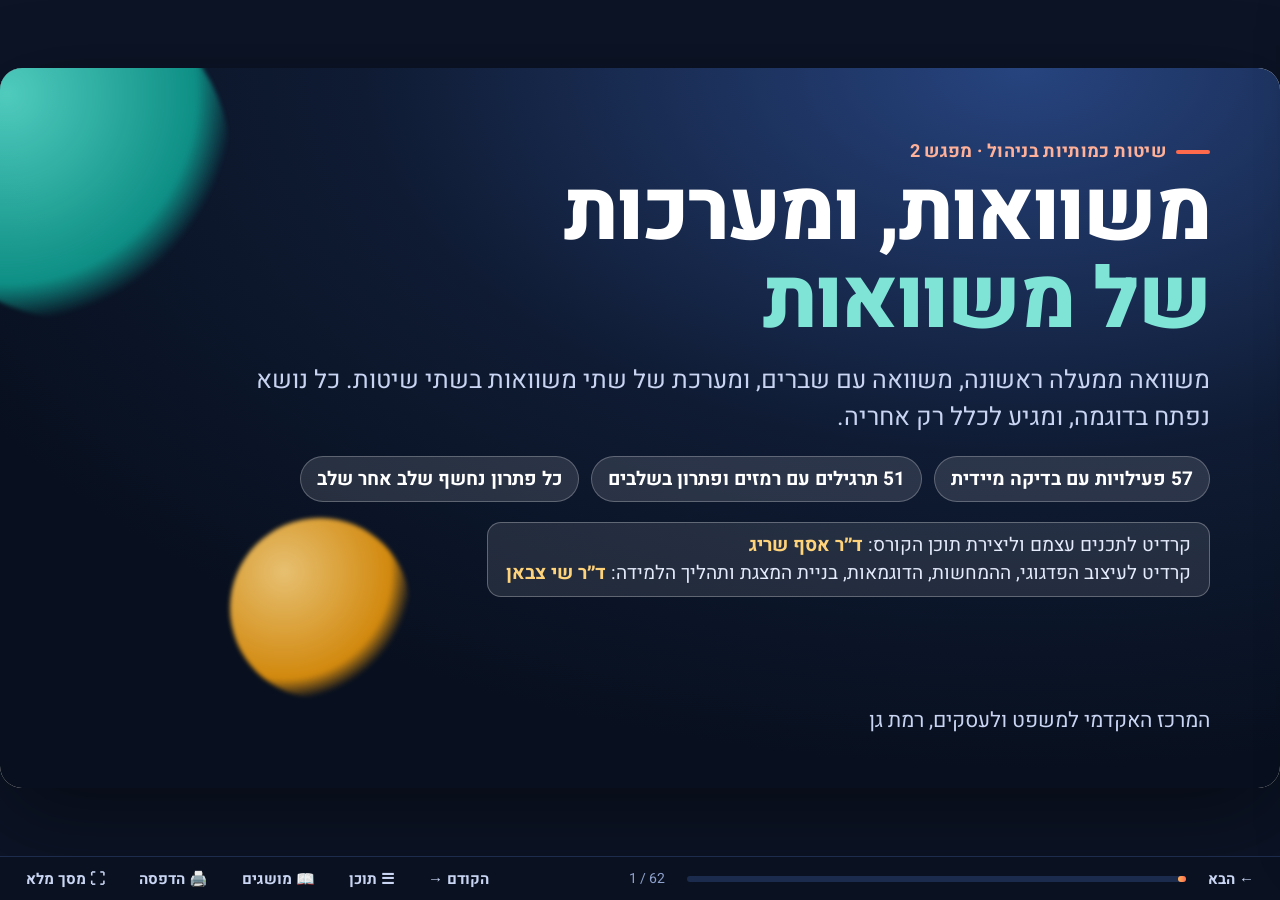
<file: lectures/lecture-2/presentation.html>
<!doctype html>
<html lang="he" dir="rtl">
<head>
<meta charset="utf-8">
<meta name="viewport" content="width=device-width,initial-scale=1">
<title>שיטות כמותיות בניהול | מפגש 2 | משוואות ומערכות משוואות</title>
<style>
@font-face{font-family:'Heebo';font-weight:400;font-style:normal;src:url([data-uri]) format('woff2');unicode-range:U+0590-05FF,U+200C-2010,U+20AA,U+25CC,U+FB1D-FB4F}
@font-face{font-family:'Heebo';font-weight:700;font-style:normal;src:url([data-uri]) format('woff2');unicode-range:U+0590-05FF,U+200C-2010,U+20AA,U+25CC,U+FB1D-FB4F}
@font-face{font-family:'Heebo';font-weight:800;font-style:normal;src:url([data-uri]) format('woff2');unicode-range:U+0590-05FF,U+200C-2010,U+20AA,U+25CC,U+FB1D-FB4F}
@font-face{font-family:'Heebo';font-weight:400;font-style:normal;src:url([data-uri]) format('woff2');unicode-range:U+0000-00FF,U+0131,U+0152-0153,U+02BB-02BC,U+02C6,U+02DA,U+02DC,U+2000-206F,U+2074,U+20AC,U+2122,U+2191,U+2193,U+2212,U+2215,U+FEFF,U+FFFD}
@font-face{font-family:'Heebo';font-weight:700;font-style:normal;src:url([data-uri]) format('woff2');unicode-range:U+0000-00FF,U+0131,U+0152-0153,U+02BB-02BC,U+02C6,U+02DA,U+02DC,U+2000-206F,U+2074,U+20AC,U+2122,U+2191,U+2193,U+2212,U+2215,U+FEFF,U+FFFD}
@font-face{font-family:'Heebo';font-weight:800;font-style:normal;src:url([data-uri]) format('woff2');unicode-range:U+0000-00FF,U+0131,U+0152-0153,U+02BB-02BC,U+02C6,U+02DA,U+02DC,U+2000-206F,U+2074,U+20AC,U+2122,U+2191,U+2193,U+2212,U+2215,U+FEFF,U+FFFD}
:root{
  --ink:#16213a; --ink2:#2a3858; --mut:#5d6a86; --paper:#f6f2ea; --card:#ffffff; --line:#e4dccd;
  --coral:#ff6a4d; --coral2:#ff8f5a; --navy:#0f1b33; --navy2:#1b2d55;
  --asset:#0f9d90; --assetbg:#dff5f2; --liab:#6d4df2; --liabbg:#ece8ff; --eq:#e8960c; --eqbg:#fff0d2;
  --inc:#25a65f; --incbg:#dcf5e6; --exp:#e0454f; --expbg:#fde3e5;
  --r:18px;
}
*{box-sizing:border-box;margin:0;padding:0}
html,body{height:100%;overflow:hidden;background:#0c1426;font-family:'Heebo','Segoe UI','Arial Hebrew',Arial,sans-serif;color:var(--ink);-webkit-font-smoothing:antialiased}
button{font-family:inherit;cursor:pointer;border:0;background:none;color:inherit}
.stage{position:absolute;left:50%;top:calc(50% - 22px);width:1280px;height:720px;transform:translate(-50%,-50%) scale(var(--sc,1));transform-origin:center;background:var(--paper);border-radius:22px;overflow:hidden;box-shadow:0 30px 90px rgba(0,0,0,.45)}
.slide{position:absolute;inset:0;padding:46px 64px 58px;visibility:hidden;opacity:0;transform:translateX(-30px);transition:opacity .45s ease,transform .45s ease,visibility 0s .45s}
.slide.on{visibility:visible;opacity:1;transform:none;transition:opacity .45s ease,transform .45s ease}
.slide.dark{background:radial-gradient(1200px 700px at 80% 0%,#27447f 0%,var(--navy) 55%,#08101f 100%);color:#fff}
.kick{font-size:17px;font-weight:700;color:var(--coral);letter-spacing:.02em;margin-bottom:6px;display:flex;gap:10px;align-items:center}
.kick:before{content:"";width:34px;height:4px;border-radius:4px;background:var(--coral)}
h2{font-size:42px;font-weight:800;line-height:1.15;letter-spacing:-.01em}
.sub{font-size:21px;color:var(--mut);margin-top:8px;line-height:1.45;max-width:980px}
.dark .sub{color:#b8c6e8}
.ft{position:absolute;left:0;right:0;bottom:0;height:40px;padding:0 64px;display:flex;justify-content:space-between;align-items:center;font-size:13px;color:#8a93aa;border-top:1px solid var(--line)}
.dark .ft{border-color:#27395f;color:#7f90b8}
.ft b{color:var(--coral)}
.term{border-bottom:2px dotted var(--coral);cursor:help;font-weight:600;color:inherit;transition:background .2s}
.term:hover{background:rgba(255,106,77,.14)}
.dark .term{border-color:#ffb199}
.st{opacity:0;transform:translateY(14px);transition:opacity .5s ease,transform .5s ease;pointer-events:none}
.st.show{opacity:1;transform:none;pointer-events:auto}
.card{background:var(--card);border-radius:var(--r);box-shadow:0 2px 0 var(--line),0 12px 30px rgba(22,33,58,.07);padding:20px 24px}
.pill{display:inline-flex;align-items:center;gap:6px;padding:4px 12px;border-radius:999px;font-size:15px;font-weight:700}
.c-asset{background:var(--assetbg);color:#087469}.c-liab{background:var(--liabbg);color:#4f33c9}.c-eq{background:var(--eqbg);color:#a86703}.c-inc{background:var(--incbg);color:#167a43}.c-exp{background:var(--expbg);color:#b3262f}
.hw{position:absolute;bottom:52px;left:64px;display:flex;gap:8px;align-items:center;background:#fff;border:2px dashed var(--coral);color:#b8391f;border-radius:14px;padding:7px 14px;font-size:15px;font-weight:700;cursor:pointer;z-index:4}
.hw:hover{background:#fff4ef}
.btn{background:var(--ink);color:#fff;border-radius:12px;padding:10px 18px;font-size:17px;font-weight:700;transition:transform .15s,background .2s}
.btn:hover{transform:translateY(-2px);background:var(--ink2)}
.btn.ghost{background:#fff;color:var(--ink);box-shadow:inset 0 0 0 2px var(--line)}
.btn.coral{background:var(--coral)}
.ltr{direction:ltr;unicode-bidi:isolate;display:inline-block}
.num{font-variant-numeric:tabular-nums;direction:ltr;unicode-bidi:isolate;display:inline-block}
.hint{font-size:15px;color:var(--mut)}

/* controls */
#bar{position:fixed;left:0;right:0;bottom:0;height:44px;display:flex;align-items:center;justify-content:center;gap:10px;padding:0 14px;background:#0a1222;border-top:1px solid #1d2c4d;z-index:50}
#bar button{color:#c9d5f2;font-size:15px;padding:6px 12px;border-radius:9px;font-weight:600}
#bar button:hover{background:#18284a;color:#fff}
#prog{flex:1;max-width:520px;height:6px;border-radius:6px;background:#1b2b4d;position:relative;cursor:pointer;direction:rtl}
#prog i{position:absolute;right:0;top:0;bottom:0;border-radius:6px;background:linear-gradient(270deg,var(--coral),#ffb35c);transition:width .4s}
#cnt{color:#8ea0cc;font-size:14px;min-width:60px;text-align:center;direction:ltr}
#menu,#gloss{position:fixed;inset:0;background:rgba(8,14,28,.88);z-index:80;display:none;padding:34px 48px;overflow:auto}
#menu.open,#gloss.open{display:block}
#menu h3,#gloss h3{color:#fff;font-size:28px;margin-bottom:18px}
.mgrid{display:grid;grid-template-columns:repeat(5,1fr);gap:14px}
.mcell{background:#fff;border-radius:14px;padding:12px 14px;text-align:right;font-weight:700;font-size:16px;line-height:1.3;min-height:74px;border:3px solid transparent}
.mcell small{display:block;color:var(--coral);font-size:13px;margin-bottom:3px}
.mcell.cur{border-color:var(--coral)}
.mcell:hover{transform:translateY(-3px)}
.gwrap{display:grid;grid-template-columns:repeat(3,1fr);gap:12px}
.gitem{background:#fff;border-radius:14px;padding:12px 14px;text-align:right;font-weight:700;font-size:17px}
.gitem:hover{background:#fff4ef}
.closex{position:fixed;top:14px;left:20px;color:#fff;font-size:30px;z-index:90;display:none}
#menu.open~.closex,#gloss.open~.closex{display:block}
#drawer{position:fixed;top:0;bottom:44px;right:0;width:min(440px,92vw);background:#fff;z-index:70;box-shadow:-16px 0 50px rgba(0,0,0,.35);transform:translateX(110%);transition:transform .35s cubic-bezier(.2,.8,.2,1);padding:26px 28px;overflow:auto;border-radius:22px 0 0 22px;direction:rtl}
#drawer.open{transform:none}
#drawer h4{font-size:30px;font-weight:800;margin-bottom:4px}
#drawer .tag{font-size:14px;font-weight:700;color:var(--coral);margin-bottom:12px}
#drawer .tabs{display:flex;gap:6px;margin:10px 0 12px}
#drawer .tabs button{padding:6px 14px;border-radius:999px;background:#f0ebe0;font-weight:700;font-size:15px}
#drawer .tabs button.on{background:var(--ink);color:#fff}
#drawer p{font-size:19px;line-height:1.6;margin-bottom:10px}
#drawer .box{border-radius:14px;padding:12px 14px;margin-top:10px;font-size:17px;line-height:1.5}
#drawer .ex{background:#eef7f6}
#drawer .trap{background:#fff1ec}
#drawer .x{position:absolute;top:14px;left:18px;font-size:28px;color:var(--mut)}
#drawer .rel{margin-top:14px;display:flex;flex-wrap:wrap;gap:6px}
#drawer .rel button{background:#f4efe4;border-radius:999px;padding:4px 12px;font-weight:600;font-size:15px}
#toast{position:fixed;bottom:56px;left:50%;transform:translateX(-50%);background:#fff;color:var(--ink);border-radius:12px;padding:8px 16px;font-weight:700;z-index:60;opacity:0;transition:opacity .3s;pointer-events:none}
#toast.show{opacity:1}
#glossprint{display:none}

@media print{
  html,body{overflow:visible;height:auto;background:#fff}
  #bar,#menu,#gloss,.closex,#drawer,#toast,.hw,.btn.noprint,.noprint{display:none!important}
  .stage{position:static;transform:none;zoom:.84;width:1280px;height:720px;box-shadow:none;border-radius:0;margin:0 auto;overflow:hidden;page-break-after:always;break-after:page;background:var(--paper);display:block}
  .stagewrap{display:block}
  .slide{position:relative!important;inset:auto;visibility:visible!important;opacity:1!important;transform:none!important;width:1280px;height:720px;page-break-after:always;break-after:page;overflow:hidden;transition:none!important;-webkit-print-color-adjust:exact;print-color-adjust:exact}
  .stage{height:auto;page-break-after:auto;break-after:auto;zoom:.84}
  .st{opacity:1!important;transform:none!important}
  *{animation:none!important;transition:none!important}
  .slide.dark{-webkit-print-color-adjust:exact;print-color-adjust:exact}
  *{-webkit-print-color-adjust:exact;print-color-adjust:exact}
  #glossprint{display:block;zoom:.84;width:1280px;padding:40px 60px;page-break-before:always;break-before:page;background:#fff}
  #glossprint h2{margin-bottom:16px}
  #glossprint .gp{break-inside:avoid;margin-bottom:12px;padding:10px 14px;border-right:5px solid var(--coral);background:#fbf8f1;font-size:16px;line-height:1.45}
  #glossprint .gp b{font-size:19px}
  .print-only{display:block!important}
  .screen-only{display:none!important}
}
#drawer .en{direction:ltr;text-align:right;font-size:16px;color:#5d6a86;margin-bottom:6px}
.gen{direction:ltr;text-align:right;font-size:14px;color:#5d6a86;font-weight:500}
#drawer .tag,#gloss h3{}
/* ===== finance deck: lesson layouts on top of the shared shell ===== */
.slide{padding:32px 56px 50px}
.slide:not(.on){pointer-events:none}
.kick{font-size:18px;margin-bottom:4px}
h2{font-size:34px;line-height:1.18;margin-bottom:10px}
.qslide h2{font-size:30px}
.ft{font-size:14px;height:36px;padding:0 56px}
.term{font-weight:inherit}
.n{direction:ltr;unicode-bidi:isolate}
.m{direction:ltr;unicode-bidi:isolate;white-space:nowrap;font-weight:600;color:var(--navy2)}
.dark .m{color:#fff}
.mh{unicode-bidi:isolate;direction:rtl}
.m .frac,.eq .frac{vertical-align:middle}
sup,sub{font-size:.68em;line-height:0}
.lead{font-size:23px;line-height:1.45;color:var(--ink2);margin:0 0 12px}
.lg{font-size:23px;line-height:1.5}
p.lg{margin:0 0 8px}
ul.lg,ol.lg{padding-inline-start:36px}ul.lg li,ol.lg li{margin-bottom:8px}
.ct{display:block;font-size:21px;font-weight:800;color:var(--coral);margin-bottom:8px;line-height:1.3}
.row{display:flex;gap:16px}
.col{display:flex;flex-direction:column;gap:12px}
.row.eq2>*{flex:1 1 0;min-width:0}
.row.top{align-items:stretch}
.card{background:var(--card);border-radius:16px;box-shadow:0 2px 0 var(--line),0 10px 26px rgba(22,33,58,.06);padding:15px 20px}
.def p{font-size:22px;line-height:1.42;margin:4px 0 8px}
.dn{display:block;font-size:24px;font-weight:800;color:var(--navy2);line-height:1.25}
.demo{background:#eef7f6;border-radius:10px;padding:8px 12px;font-size:21px;line-height:1.6}
.demo b{color:#087469}
.band{border-radius:12px;padding:10px 16px;font-size:22px;line-height:1.45;margin-top:10px;background:#f1ece0}
.band.dg{background:#fff7e0;border-right:6px solid #f0b429}
.band.note{background:#eef2ff;border-right:6px solid var(--navy2)}
.band.trap{background:#fde8e6;border-right:6px solid #e0454f}
.band.ans{background:var(--incbg);border-right:6px solid var(--inc);font-size:21px;font-weight:700}
/* reveal: the shell's .st also has to work on svg groups */
svg .st{transition:opacity .4s ease}
svg .st:not(.show){opacity:0}
/* display equations */
.eq{display:block;direction:ltr;text-align:right;font-size:24px;line-height:1.5;margin:5px 0;font-weight:500;color:var(--ink);white-space:nowrap}
.eq.big{font-size:30px}
.eq.c{text-align:center;margin-top:14px}
.frac{display:inline-flex;flex-direction:column;align-items:center;line-height:1.2;margin:0 3px;font-size:.92em}
.frac>span{padding:1px 7px;white-space:nowrap}
.frac>span:first-child{border-bottom:2px solid currentColor}
/* question slides */
.qg{display:grid;grid-template-columns:minmax(0,1fr) minmax(0,1.08fr);gap:16px;align-items:start}
.qr{display:flex;flex-direction:column;gap:10px;min-width:0}
.qstem p{font-size:22px;line-height:1.42;margin:0 0 6px}
.qstem p:last-child{margin:0}
.qstem.sm p{font-size:20px;line-height:1.38}
.qstem.wide{margin-bottom:8px;padding:10px 18px}
.tlw{padding:8px 12px}
.tlw .sp{font-size:18px;margin:2px 0 0}
.tl{display:block;width:100%;height:auto;font-family:inherit;direction:ltr;unicode-bidi:isolate}
.solw{min-width:0}
.solw.two .eq{font-size:26px;margin:8px 0}
.solw.two .sp{font-size:21px}
.solw.two .band{font-size:20px;padding:10px 16px}
.solw.two .band.ans{font-size:23px}
.eq.fit{font-size:20.5px}
.sp{font-size:21px;line-height:1.4;margin:0 0 7px}
.solw .band{margin-top:8px;padding:8px 14px;font-size:20px}
.solw .band.ans{font-size:23px}
/* formula box */
.fg{display:grid;grid-template-columns:1fr 1fr;gap:12px}
.fm b{display:block;font-size:23px;color:var(--navy2);font-weight:800;line-height:1.25}
.fm p{font-size:21px;line-height:1.35;margin:6px 0}
.fm .eq{font-size:25px;margin:8px 0}
.fm .demo{font-size:22px;padding:6px 12px;margin-top:6px}
/* tables */
.tbl2{width:100%;border-collapse:collapse;background:#fff;border-radius:14px;overflow:hidden;font-size:19px}
.tbl2 th{background:var(--navy2);color:#fff;padding:9px 12px;text-align:right;font-weight:700}
.tbl2 td{padding:8px 12px;border-bottom:1px solid var(--line);vertical-align:middle;line-height:1.35}
.tbl2.big{font-size:23px}
.tbl2.big td{padding:14px 14px}
.tbl2.dmap{font-size:19.5px}
.tbl2.dmap td{padding:6px 10px;line-height:1.25}
.tbl2.dmap th{padding:6px 10px}
.tbl2 .frac{font-size:1em}
/* steps */
.steps{list-style:none;counter-reset:s;display:grid;gap:9px}
.steps li{counter-increment:s;display:flex;gap:14px;align-items:center;background:#fff;border-radius:14px;padding:13px 18px;font-size:23px;line-height:1.35;box-shadow:0 2px 0 var(--line)}
.steps li:before{content:counter(s);flex:none;width:38px;height:38px;border-radius:50%;background:var(--navy2);color:#fff;display:grid;place-items:center;font-weight:800;font-size:19px}
.steps li>b{color:var(--coral);flex:none;white-space:nowrap;margin-inline-end:-4px}
.steps.two{grid-template-columns:1fr 1fr}
.steps.two li{font-size:21px;padding:12px 14px}
/* route */
.route{display:grid;gap:10px}
.route.r5{grid-template-columns:repeat(5,1fr)}
.rcard{display:flex;flex-direction:column;align-items:flex-start;background:#fff;border-radius:16px;padding:12px 14px;text-align:right;box-shadow:0 2px 0 var(--line),0 10px 24px rgba(22,33,58,.07);min-height:224px;transition:transform .2s}
.rcard:hover{transform:translateY(-4px)}
.rcard .n{font-size:38px;font-weight:800;color:var(--coral);line-height:1}
.rcard b{font-size:21px;line-height:1.2;margin:6px 0 5px}
.rcard span{font-size:18px;color:var(--ink2);line-height:1.3}
.rcard em{font-style:normal;margin-top:auto;padding-top:6px;font-size:17px;font-weight:800;color:#087469}
/* openers */
@keyframes ezin{from{opacity:0;transform:translateY(12px)}to{opacity:1;transform:none}}
.pd{display:flex;flex-direction:column;justify-content:center;padding:32px 64px 50px}
.pd-num{position:absolute;left:30px;top:-40px;font-size:560px;font-weight:900;line-height:1;color:var(--pc);opacity:.16;pointer-events:none;direction:ltr}
.pd-num.w{font-size:440px;top:30px;left:10px}
.pd-in{position:relative;max-width:1000px}
.pd-h{font-size:60px;font-weight:800;line-height:1.1;margin:4px 0 10px}
.pd-q{font-size:25px;color:#c8d4f2;margin-bottom:20px;line-height:1.35}
.pd-note{font-size:21px;color:#e4ebfb;margin:-8px 0 18px;line-height:1.4}
.pd-cols{display:flex;gap:18px}
.pd-box{flex:1;background:rgba(255,255,255,.07);border:1px solid rgba(255,255,255,.14);border-radius:18px;padding:16px 22px}
.pd-box>b{display:block;font-size:19px;color:#ffb199;margin-bottom:6px}
.pd-box ul{margin:0;padding-inline-start:22px;font-size:24px;line-height:1.5}
.slide.on .pd-box,.slide.on .pd-h{animation:ezin .6s both}
/* title */
.s1 .orb{position:absolute;border-radius:50%;filter:blur(2px);opacity:.9;animation:float 9s ease-in-out infinite}
@keyframes float{0%,100%{transform:translateY(0) rotate(0)}50%{transform:translateY(-28px) rotate(8deg)}}
.s1 h1{font-size:84px;font-weight:800;line-height:1.05;letter-spacing:-.02em}
.s1 h1 span{display:inline-block;animation:rise .9s cubic-bezier(.2,.8,.2,1) both}
@keyframes rise{from{opacity:0;transform:translateY(40px)}to{opacity:1;transform:none}}
.chipbar{display:flex;gap:12px;flex-wrap:wrap}
.chip{padding:8px 16px;border-radius:999px;font-weight:700;font-size:19px;background:rgba(255,255,255,.12);border:1px solid rgba(255,255,255,.25);color:#fff}
/* multiple choice */
.mcrow{display:grid;gap:12px;align-items:start}
.mcrow.n3{grid-template-columns:repeat(3,minmax(0,1fr))}
.mcrow.n2{grid-template-columns:repeat(2,minmax(0,1fr))}
.mc{background:#fff;border-radius:14px;padding:12px 15px;box-shadow:0 2px 0 var(--line)}
.mc .q{font-size:21px;font-weight:800;line-height:1.35}
.mc .o{display:block;width:100%;text-align:right;margin-top:7px;padding:8px 13px;border-radius:10px;border:2px solid var(--line);background:#fff;font:600 20px/1.3 'Heebo','Segoe UI','Arial Hebrew',Arial,sans-serif;cursor:pointer;color:#16213a}
.mc .o:hover{border-color:var(--coral)}
.mc .o.ok{border-color:#25a65f;background:#e3f6ea}
.mc .o.bad{border-color:#e0454f;background:#fde8ea}
.mc .w{margin-top:8px;font-size:19px;line-height:1.4;display:none;background:#eef2ff;border-radius:10px;padding:7px 12px}
.mc.done .w{display:block}
.mcwide .mc{padding:12px 20px}
.mcwide .mc .q{font-size:23px}
.mcwide .mc .o{font-size:22px;padding:7px 14px;margin-top:6px}
.mcwide .mc .w{font-size:21px}
.alts{list-style:none;display:grid;grid-template-columns:1fr 1fr;gap:4px 18px;font-size:21px;font-weight:500;margin:6px 0;background:#f6f2ea;border-radius:12px;padding:8px 16px}
.alt .sp{font-size:20px}
.alt .eq{font-size:23px;text-align:center}
.alt .ct{margin-bottom:2px}
/* calculators */
.calc{display:grid;grid-template-columns:minmax(0,.86fr) minmax(0,1.14fr);gap:18px;align-items:start}
.cin{background:#fff;border-radius:16px;padding:14px 18px;box-shadow:0 2px 0 var(--line)}
.cint{font-size:20px;line-height:1.38;color:var(--ink2);margin-bottom:10px}
.cfs{display:grid;grid-template-columns:1fr 1fr;gap:8px 12px}
.cf{display:flex;flex-direction:column;gap:3px;font-size:18px;font-weight:700;color:var(--navy2);line-height:1.2}
.cf>span{min-height:21px}
.cf input,.cf select{font:700 23px/1.2 'Heebo','Segoe UI',Arial,sans-serif;padding:7px 10px;border:2px solid var(--line);border-radius:10px;background:#fffdf5;color:var(--ink);width:100%}
.cf select{font-size:19px;background:#fff}
.cf input:focus,.cf select:focus{outline:none;border-color:var(--coral)}
.cf input{text-align:left}
.cout{background:var(--navy2);color:#fff;border-radius:16px;padding:14px 20px;min-height:200px}
.cout .eq{color:#fff;font-size:24px}
.cout .m{color:#fff}
.cout .ln{font-size:21px;line-height:1.4;margin:4px 0;color:#e4ebfb}
.cout .res{display:flex;justify-content:space-between;align-items:baseline;gap:16px;background:rgba(255,255,255,.1);border-radius:12px;padding:8px 14px;margin:8px 0}
.cout .res span{font-size:21px;font-weight:700;color:#ffb199}
.cout .res b{font-size:34px;font-weight:800;direction:ltr;unicode-bidi:isolate}
.cout .res.sec b{font-size:24px}
.cout .err{background:#fde8ea;color:#b3262f;border-radius:10px;padding:10px 14px;font-size:19px;font-weight:700}
.cout .tlw{background:#fff;border-radius:12px;padding:6px 10px;margin:8px 0}
.cgrid{display:flex;flex-wrap:wrap;gap:6px;margin:6px 0}
.cgrid span{background:rgba(255,255,255,.1);border-radius:8px;padding:3px 10px;font-size:18px;direction:ltr;unicode-bidi:isolate}
.cgrid span.hit{background:var(--inc);font-weight:800}
/* bottom bar: pending reveals */
#stepn{color:#ffb35c;font-size:14px;font-weight:700;min-width:96px;text-align:center}
@page{size:1280px 720px;margin:0}
@media print{
  .stage{zoom:1!important;width:1280px;height:auto;border-radius:0}
  .slide{padding:32px 56px 50px}
  .slide.pd{display:flex!important}
  #glossprint{zoom:1!important;width:1280px}
  .st,svg .st{opacity:1!important;transform:none!important}
  .mc .w{display:block}
  .cout{-webkit-print-color-adjust:exact;print-color-adjust:exact}
}
.cap{font-size:17.5px;color:var(--mut);text-align:center;margin:2px 0 0;line-height:1.3}
/* ===== activities ===== */
.act{min-width:0}
.tasktxt{font-size:21px;line-height:1.38;background:#fff;border-radius:14px;padding:10px 16px;box-shadow:0 2px 0 var(--line);margin-bottom:10px;border-right:6px solid var(--coral)}
.fbbar{font-size:19.5px;line-height:1.36;border-radius:12px;padding:9px 14px;background:#f1ece0;min-height:48px;margin-top:10px}
.fbbar.good{background:var(--incbg);border-right:6px solid var(--inc)}
.fbbar.wrong{background:#fde8e6;border-right:6px solid #e0454f}
.actbar{display:flex;gap:8px;align-items:center;margin-top:10px;flex-wrap:wrap}
.abtn{padding:8px 18px;border-radius:10px;font-size:18.5px;font-weight:700;background:var(--navy2);color:#fff}
.abtn.ghost{background:#fff;color:var(--ink);box-shadow:inset 0 0 0 2px var(--line)}
.abtn:disabled{opacity:.35;cursor:default}
.abtn:not(:disabled):hover{background:var(--coral);color:#fff}
.score{font-size:19px;font-weight:800;color:var(--navy2);direction:ltr;margin-inline-start:auto}
.stbl{width:100%;border-collapse:separate;border-spacing:0 5px;font-size:20px}
.stbl td{background:#fff;padding:6px 12px;line-height:1.28}
.stbl td:first-child{border-radius:0 10px 10px 0}
.stbl td:last-child{border-radius:10px 0 0 10px;white-space:nowrap;text-align:left}
.so{padding:5px 12px;border-radius:9px;border:2px solid var(--line);background:#fff;font-size:18px;font-weight:700;margin-right:5px}
.so:hover{border-color:var(--coral)}
.so.ok{border-color:#25a65f;background:#e3f6ea}
.so.bad{border-color:#e0454f;background:#fde8ea}
.solved td{background:#f3fbf6}
.numq{background:#fff;border-radius:14px;padding:12px 16px;box-shadow:0 2px 0 var(--line)}
.numq .q{font-size:21px;font-weight:700;line-height:1.36}
.numrow{display:flex;gap:10px;align-items:center;margin-top:8px}
.numrow input{font:700 22px/1.2 'Heebo',Arial,sans-serif;width:170px;padding:6px 10px;border:2px solid var(--line);border-radius:10px;background:#fffdf5;text-align:left}
.numrow span{font-size:19px;font-weight:700;color:var(--mut)}
.alay{display:grid;grid-template-columns:minmax(0,1fr) 590px;gap:18px;align-items:start}
.alay .pay,.alay svg{display:block;width:100%;height:auto;background:#fff;border-radius:14px;box-shadow:0 2px 0 var(--line);direction:ltr;unicode-bidi:isolate;touch-action:none;font-family:inherit}
.hd{cursor:ns-resize}
.seg{display:flex;gap:6px;margin-bottom:8px;align-items:center;flex-wrap:wrap}
.seg>b{font-size:18px;color:var(--navy2);min-width:64px}
.seg button{padding:6px 12px;border-radius:9px;background:#fff;box-shadow:inset 0 0 0 2px var(--line);font-size:18px;font-weight:700}
.seg button.on{background:var(--navy2);color:#fff;box-shadow:none}
.rng{display:grid;grid-template-columns:150px 1fr 56px;gap:8px;align-items:center;font-size:18px;font-weight:700;color:var(--navy2);margin-bottom:5px}
.rng input{width:100%;accent-color:var(--coral)}
.rng b{direction:ltr;text-align:left;font-size:20px;color:var(--ink)}
.rng.off,.pfield.off{opacity:.35}
.rd{display:grid;grid-template-columns:1fr 1fr;gap:6px;margin-top:8px}
.rd>div{background:var(--navy2);color:#fff;border-radius:10px;padding:5px 10px}
.rd span{display:block;font-size:17px;color:#ffb199;font-weight:700;line-height:1.2}
.rd span.n{display:inline;color:#fff;font-size:inherit}
.rd b{font-size:20px;font-weight:800;line-height:1.25}
.rd .neg{background:#b3262f}
.rd .neg span:first-child{color:#fff}
.ctbl{width:100%;border-collapse:collapse;background:#fff;font-size:19px;border-radius:12px;overflow:hidden;margin-top:8px}
.ctbl th{background:var(--navy2);color:#fff;padding:5px 10px;text-align:right}
.ctbl td{padding:5px 10px;border-bottom:1px solid var(--line)}
.ctbl .tot td{font-weight:800;background:#f1ece0}
.ftbl{border-collapse:collapse;background:#fff;font-size:20px;width:100%;border-radius:12px;overflow:hidden}
.ftbl th{background:var(--navy2);color:#fff;padding:7px;font-weight:700}
.ftbl td{padding:5px;border-bottom:1px solid var(--line);text-align:center}
.ftbl input{width:84px;font:700 20px 'Heebo',Arial,sans-serif;padding:4px 6px;border:2px solid var(--line);border-radius:8px;text-align:center;background:#fffdf5}
.ftbl input.good{border-color:#25a65f;background:#e3f6ea}
.ftbl input.badc{border-color:#e0454f;background:#fde8ea}
code.xl{direction:ltr;unicode-bidi:isolate;display:inline-block;font:700 20px 'Menlo','Courier New',monospace;background:#eef2ff;color:var(--navy2);border-radius:6px;padding:1px 8px}
.src{font-size:17px;line-height:1.35;color:var(--ink2)}
.src li{margin-bottom:5px}
.src .l{direction:ltr;unicode-bidi:isolate}
.route.r7{grid-template-columns:repeat(4,1fr)}
.route.r7 .rcard{min-height:176px}
.lmap{display:grid;grid-template-columns:repeat(4,1fr);gap:8px}
.lmap div{background:#fff;border-radius:11px;padding:7px 11px;font-size:17.5px;line-height:1.24;font-weight:600;box-shadow:0 2px 0 var(--line)}
.lmap b{color:var(--coral);margin-left:5px}
.lmap .hi{background:#fff0d2}
.lmap .cur{background:var(--navy2);color:#fff}
.lmap .cur b{color:#ffb199}
.two4{display:grid;grid-template-columns:1fr 1fr;gap:10px 14px}
.two4 .card{padding:9px 14px}
.chartw{padding:8px 10px}
.pay{max-height:none}
.nodes{display:block;width:100%;height:auto;direction:ltr;unicode-bidi:isolate;font-family:inherit}
.mini .dn{font-size:21px}.mini p{font-size:19px;line-height:1.32;margin:3px 0 5px}.mini .demo{font-size:18px;line-height:1.38;padding:5px 10px}
@media print{.alay svg{touch-action:auto}}
.two4.tight{gap:6px 12px}
.two4.tight .card{padding:5px 10px}
.two4.tight .ct{font-size:18.5px}
.two4.tight+.band{margin-top:6px;padding:6px 14px;font-size:19.5px}
.builder .rd{grid-template-columns:1fr 1fr 1fr}
.builder .rng{margin-bottom:2px}
.builder .fbbar{margin-top:6px}


/* ---------- original memes and small animations (drawn in content_a.py) ---------- */
.meme{background:#16213a;border-radius:16px;padding:10px 12px 12px;color:#fff;box-shadow:0 8px 24px rgba(15,27,51,.25)}
.meme .mt{font-size:19px;font-weight:800;text-align:center;margin-bottom:8px;color:#ffd37a;letter-spacing:.2px}
.meme .mps{display:flex;gap:10px}
.meme .mp{flex:1 1 0;background:#fff;border-radius:10px;padding:6px 8px 8px;display:flex;flex-direction:column;align-items:center;min-width:0}
.meme .mart svg{width:96px;height:96px;direction:ltr}
.meme .mcap{color:#16213a;font-size:16px;font-weight:800;text-align:center;line-height:1.25;margin-top:4px}
.meme.sm .mart svg{width:76px;height:76px}.meme.sm .mcap{font-size:15px}
.slide.on .meme .mp{animation:mpop .5s both}.slide.on .meme .mp+.mp{animation-delay:.35s}
@keyframes mpop{from{opacity:0;transform:scale(.85) rotate(-2deg)}to{opacity:1;transform:none}}
/* animated diagrams: each click step has its own motion; print and the summary show the final state */
svg.diag{width:100%;height:auto;display:block;font-family:Rubik,Heebo,sans-serif}
svg .st.an-grow rect.bar{transform:scaleY(0);transform-box:fill-box;transform-origin:50% 100%;transition:transform .7s cubic-bezier(.2,.9,.25,1.15) var(--d,0s)}
svg .st.an-grow.show rect.bar{transform:scaleY(1)}
svg .st.an-draw path,svg .st.an-draw line{stroke-dasharray:1 1;stroke-dashoffset:1;transition:stroke-dashoffset .9s ease var(--d,0s)}
svg .st.an-draw path[stroke-dasharray="6 5"]{stroke-dasharray:6 5;stroke-dashoffset:0;opacity:0;transition:opacity .6s ease var(--d,0s)}
svg .st.an-draw.show path,svg .st.an-draw.show line{stroke-dashoffset:0}
svg .st.an-draw.show path[stroke-dasharray="6 5"]{opacity:1}
svg .st.an-pop{transform:scale(.4);transform-box:fill-box;transform-origin:50% 50%;transition:transform .5s cubic-bezier(.2,.9,.3,1.4) var(--d,0s),opacity .35s ease var(--d,0s)}
svg .st.an-pop.show{transform:scale(1)}
svg .st.an-fade{transition:opacity .5s ease var(--d,0s)}
@media print{svg .st *,svg .st{transform:none!important;stroke-dashoffset:0!important;opacity:1!important}}
.diagw{padding:10px 12px}
svg.diag{direction:ltr}
.xl-rib .xl-dec{direction:ltr}
/* ===================================================== meeting 2, rebuilt 2026-11-12: animated scenes, one question per slide, the identity table */
/* reveal motions on top of the shell's .st */
.st.pop{transform:scale(.55);transition:opacity .45s ease,transform .55s cubic-bezier(.2,.9,.3,1.35)}
.st.pop.show{transform:none}
.st.slideR{transform:translateX(70px)}.st.slideL{transform:translateX(-70px)}
.st.slideR.show,.st.slideL.show{transform:none}
.st.wipe{opacity:1;transform:none;clip-path:inset(0 0 0 100%);transition:clip-path 1s ease}
.st.wipe.show{clip-path:inset(0 0 0 0)}
.row.g55>*:first-child{flex:1.15 1 0;min-width:0}.row.g55>*:last-child{flex:1 1 0;min-width:0}
.row.g64>*:first-child{flex:1.5 1 0;min-width:0}.row.g64>*:last-child{flex:1 1 0;min-width:0}
.row.eq3>*{flex:1 1 0;min-width:0}
table.stmt.mini td{font-size:21px;padding:5px 12px}table.stmt.mini td.amt{text-align:left;white-space:nowrap}
table.stmt tr.hl td{background:#fff3c4}
/* single question slides */
.mc1{display:flex;gap:30px;align-items:center;margin-top:16px}
.mc1art svg{width:250px;height:250px}
.mc1q{flex:1;min-width:0}
.mc1 .mc .q{font-size:30px;line-height:1.35;font-weight:800;color:var(--navy2);margin-bottom:10px}
.mc1 .mc .o{display:block;width:100%;font-size:25px;padding:12px 20px;margin-top:10px;text-align:right}
.mc1 .mc .w{font-size:22px;line-height:1.45}
.mc1s p{font-size:22px;line-height:1.45;margin:0}
/* what we learned cards */
.learn{display:grid;grid-template-columns:repeat(2,1fr);gap:16px;margin-top:8px}
.lcard{background:#fff;border-radius:18px;padding:14px 20px;box-shadow:0 2px 0 var(--line),0 10px 24px rgba(22,33,58,.07);border-right:8px solid #0f9d90}
.lcard:nth-child(2){border-right-color:#e8960c}.lcard:nth-child(3){border-right-color:#6d4df2}.lcard:nth-child(4){border-right-color:#c4421f}
.ln-i{font-size:38px;float:left;margin-right:6px}
.lcard b{display:block;font-size:25px;color:var(--navy2);margin-bottom:4px}.lcard p{font-size:21px;line-height:1.45;margin:0}
.toon{position:absolute;left:52px;bottom:44px;display:flex;align-items:flex-end;gap:6px;pointer-events:none;z-index:1}
.toon svg{width:112px;height:112px;flex:none;direction:ltr}
.bub{background:#fff;border:2px solid var(--navy2);border-radius:16px 16px 16px 4px;padding:8px 12px;font-size:18px;font-weight:700;line-height:1.25;max-width:300px;margin-bottom:64px;margin-inline-end:-6px;color:var(--navy2)}
.morebtn{margin-top:8px;border:2px solid #6d4df2;background:#f4f1ff;color:#4f33c9;font:inherit;font-size:17px;font-weight:800;border-radius:10px;padding:5px 14px;cursor:pointer}
.morebtn:hover{background:#ece8ff}
#moreov{position:fixed;inset:0;background:rgba(15,27,51,.55);display:none;align-items:center;justify-content:center;z-index:200;direction:rtl}
#moreov.open{display:flex}
.more-box{position:relative;background:#fff;border-radius:18px;max-width:min(860px,92vw);max-height:84vh;overflow:auto;padding:26px 30px 22px;box-shadow:0 20px 50px rgba(0,0,0,.35);border-top:8px solid #6d4df2}
.more-x{position:absolute;top:10px;left:12px;border:0;background:#eef0f6;border-radius:50%;width:36px;height:36px;font-size:18px;cursor:pointer}
.more-h{font-size:24px;font-weight:800;color:#1b2d55;margin-bottom:10px}
.more-in p{font-size:19px;line-height:1.5;margin:0 0 10px;color:#16213a}
.more-c p{font-size:19px}
.den{white-space:nowrap}
/* ===================== quantitative methods: algebra deck ===================== */
.m i,.eq i,.opx i,.gq i,.ctab i,.anat i,.fx i{font-family:'Times New Roman',Times,serif;font-style:italic;font-size:1.14em;padding:0 .02em}
.m,.eq{font-variant-numeric:lining-nums}
.k1{color:#d9452b}.k2{color:#0a8a7e}.k3{color:#6d4df2}.k4{color:#b97400}
.kx{text-decoration:line-through;text-decoration-thickness:3px;text-decoration-color:#e0454f;opacity:.55}
.kb{background:#fff3c4;border-radius:8px;padding:0 6px;box-shadow:inset 0 0 0 2px #f0b429}
.dark .k1{color:#ffb199}.dark .k2{color:#7fe3d6}
/* credit line */
.credit{display:inline-flex;gap:10px;align-items:center;background:rgba(255,255,255,.1);border:1px solid rgba(255,255,255,.28);border-radius:14px;padding:8px 18px;font-size:21px;color:#e4ebfb}
.credit b{color:#ffd37a}
/* worked solution: one stage per click, the note above its equation */
.wk{display:flex;flex-direction:column;gap:7px}
.wkr{background:#fff;border-radius:14px;padding:7px 16px 8px;box-shadow:0 2px 0 var(--line);border-right:6px solid var(--navy2)}
.wkr .wn{font-size:19px;line-height:1.35;color:var(--ink2);display:flex;gap:8px;align-items:baseline}
.wkr .wn>b{flex:none;display:inline-grid;place-items:center;width:26px;height:26px;border-radius:50%;background:var(--navy2);color:#fff;font-size:15px;font-weight:800;transform:translateY(-1px)}
.wkr .eq{font-size:27px;margin:2px 0 0;text-align:left;font-weight:600;color:var(--navy2)}
.wk.sm .wkr{padding:5px 14px 6px}.wk.sm .wkr .eq{font-size:24px}.wk.sm .wkr .wn{font-size:18px}
.wk.xs{gap:5px}.wk.xs .wkr{padding:4px 14px 5px}.wk.xs .wkr .eq{font-size:22px;margin:0}.wk.xs .wkr .wn{font-size:17px}
.wkr.fin{border-right-color:var(--inc);background:var(--incbg)}
.band.tip{background:#eaf6ff;border-right:6px solid #2f8fd6}
.qstem .task{font-weight:800;color:var(--navy2)}
.qstem .eq{font-size:30px;text-align:center;margin:8px 0 2px;color:var(--navy2);font-weight:700}
.qg.wideq{grid-template-columns:minmax(0,1.12fr) minmax(0,1fr)}
.qg.narq{grid-template-columns:minmax(0,.82fr) minmax(0,1.18fr)}
/* typed answers */
.trys{display:grid;gap:12px;align-items:start}
.trys.c2{grid-template-columns:repeat(2,minmax(0,1fr))}.trys.c3{grid-template-columns:repeat(3,minmax(0,1fr))}
.try{background:#fff;border-radius:16px;padding:10px 16px 12px;box-shadow:0 2px 0 var(--line),0 8px 20px rgba(22,33,58,.05)}
.try.solved{box-shadow:0 0 0 3px #25a65f}
.tq{font-size:20.5px;line-height:1.4;font-weight:600;display:flex;gap:10px;align-items:baseline}
.tq .tn{flex:none;display:inline-grid;place-items:center;min-width:30px;height:30px;padding:0 6px;border-radius:9px;background:var(--coral);color:#fff;font-weight:800;font-size:17px}
.tq .m{font-size:1.16em;font-weight:700}
.trow{display:flex;gap:7px;align-items:center;margin-top:8px;flex-wrap:wrap}
input.ex{font:700 22px/1.2 'Heebo',Arial,sans-serif;width:200px;flex:1 1 150px;min-width:0;padding:6px 10px;border:2px solid var(--line);border-radius:10px;background:#fffdf5;text-align:left;direction:ltr;color:var(--ink)}
input.ex:focus{outline:none;border-color:var(--coral);background:#fff}
input.ex.good{border-color:#25a65f;background:#e3f6ea}input.ex.badc{border-color:#e0454f;background:#fde8ea}input.ex.halfc{border-color:#f0b429;background:#fff7e0}
.try .abtn{padding:7px 13px;font-size:17px}
.try .fbbar{font-size:17.5px;min-height:44px;margin-top:8px;padding:8px 12px}
.fbbar.half{background:#fff7e0;border-right:6px solid #f0b429}
.fbbar .m{font-size:1.1em}
.hints,.tsol[hidden]{display:none}
.tstep{display:none;background:#f6f8ff;border-radius:12px;padding:6px 14px;margin-top:7px;border-right:5px solid var(--navy2)}
.tstep.show{display:block;animation:ezin .4s both}
.tstep .wn{font-size:18px;line-height:1.35;color:var(--ink2)}
.tstep .eq{font-size:24px;margin:2px 0 0;text-align:left;color:var(--navy2);font-weight:600}
.tstep.fin{background:var(--incbg);border-right-color:var(--inc)}
.try.big{box-shadow:none;background:none;padding:0}
.try.big .tq{font-size:22px}
.try.big input.ex{font-size:26px;flex:1 1 220px}
.try.big .abtn{font-size:18.5px;padding:9px 16px}
.try.big .fbbar{font-size:19.5px;min-height:62px}
.try.big .tsol{max-height:560px;overflow:auto}
.try.big .tsol .tstep:first-child{margin-top:0}
.solph{border:2px dashed #c9c2b2;border-radius:14px;padding:18px 20px;font-size:20px;color:var(--mut);line-height:1.5;text-align:center}
.tsol:not([hidden])~.solph,.tsol:not([hidden])+.solph{display:none}
.more-in .tq{font-size:20px}.more-in .tsol{margin-top:6px}.more-in .actbar{margin-top:12px}
.kp{position:fixed;z-index:210;display:none;gap:5px;background:#16213a;padding:7px;border-radius:13px;box-shadow:0 10px 26px rgba(0,0,0,.35);direction:ltr}
.kp button{background:#fff;color:#16213a;border-radius:9px;min-width:40px;height:38px;padding:0 10px;font:700 19px 'Heebo',Arial,sans-serif}
.kp button:hover{background:#ffe3dc}
/* which operation first */
.opx{direction:ltr;text-align:center;font-size:54px;font-weight:700;color:var(--navy2);background:#fff;border-radius:18px;padding:16px 10px;box-shadow:0 2px 0 var(--line),0 10px 26px rgba(22,33,58,.07);white-space:nowrap}
.opx.flash{animation:opfl .6s}
@keyframes opfl{from{background:#dcf5e6;transform:scale(1.03)}to{background:#fff;transform:none}}
.op{display:inline-grid;place-items:center;min-width:52px;height:56px;margin:0 6px;border-radius:14px;background:#fff0ec;color:#c4421f;font:800 44px 'Heebo',Arial,sans-serif;box-shadow:inset 0 0 0 2px #ffb9a8;vertical-align:middle;transition:transform .12s,background .15s}
.op:hover{background:var(--coral);color:#fff;transform:translateY(-2px)}
.op.bad{animation:shake .5s;background:#fde8ea}
sup .op{min-width:34px;height:36px;font-size:27px;margin:0 2px;border-radius:10px}
@keyframes shake{20%,60%{transform:translateX(-6px)}40%,80%{transform:translateX(6px)}}
.opg{display:grid;grid-template-columns:minmax(0,1fr) 400px;gap:16px;margin-top:12px;align-items:start}
.oplog{list-style:none;counter-reset:o;background:#fff;border-radius:16px;padding:10px 16px;min-height:236px;box-shadow:0 2px 0 var(--line);font-size:19.5px;line-height:1.4}
.oplog:before{content:"מה כבר חישבנו";display:block;font-weight:800;color:var(--coral);margin-bottom:4px;font-size:18px}
.oplog li{counter-increment:o;padding:4px 0;border-bottom:1px dashed var(--line)}
.oplog li:before{content:counter(o) ". ";font-weight:800;color:var(--navy2)}
.ops .fbbar{font-size:21px;min-height:66px;margin-top:0}
/* tables of typed answers, and the grid of products */
.ctab{border-collapse:separate;border-spacing:0;background:#fff;border-radius:14px;overflow:hidden;font-size:21px;box-shadow:0 2px 0 var(--line);width:100%}
.ctab th{background:var(--navy2);color:#fff;padding:7px 12px;font-weight:700;text-align:center}
.ctab td{padding:5px 10px;border-bottom:1px solid var(--line);text-align:center}
.ctab td.lab{font-weight:700;font-size:24px;direction:ltr}
.ctab input.ex{width:120px;flex:none;text-align:center;font-size:21px;padding:4px 6px}
.gq{border-collapse:separate;border-spacing:6px;direction:ltr;margin:0 auto}
.gq th{font-size:27px;font-weight:700;color:var(--navy2);padding:4px 12px;min-width:70px}
.gq th.cn{color:var(--mut);font-size:22px}
.gq td{border-radius:14px;padding:12px 12px;text-align:center}
.gq td.g1{background:#ffe3dc}.gq td.g2{background:#dff5f2}.gq td.g3{background:#ece8ff}.gq td.g4{background:#fff0d2}
.gq input.ex{width:128px;flex:none;text-align:center}
.gsum{display:flex;gap:10px;align-items:center;font-size:20.5px;font-weight:700;margin-top:10px;flex-wrap:wrap}
.gsum input.ex{flex:0 1 250px}
/* diagrams */
.diagw{background:#fff;border-radius:16px;box-shadow:0 2px 0 var(--line);padding:10px 12px}
svg.diag text{font-family:'Heebo',Arial,sans-serif}
svg.diag text.mi{font-family:'Times New Roman',Times,serif;font-style:italic}
.st.pop{transform:scale(.55);transition:opacity .45s ease,transform .55s cubic-bezier(.2,.9,.3,1.35)}.st.pop.show{transform:none}
/* anatomy of an expression */
.anat{direction:ltr;display:flex;justify-content:center;gap:0;font-size:64px;font-weight:700;color:var(--navy2);margin:6px 0 4px;align-items:flex-end}
.anat .pc{display:flex;flex-direction:column;align-items:center;padding:0 10px}
.anat .tag{font-size:17.5px;font-weight:800;direction:rtl;border-radius:10px;padding:2px 10px;margin-top:2px;white-space:nowrap}
.tg1{background:#ffe3dc;color:#b8391f}.tg2{background:#dff5f2;color:#087469}.tg3{background:#ece8ff;color:#4f33c9}.tg4{background:#fff0d2;color:#a86703}
/* fruit rows and tiles */
.fruit{font-size:38px;letter-spacing:3px;direction:ltr;text-align:center;line-height:1.25}
.fx{direction:ltr;text-align:center;font-size:34px;font-weight:700;color:var(--navy2)}
.bigm{font-size:34px}
.tl2{display:grid;grid-template-columns:1fr 1fr;gap:14px}
.vs{display:grid;grid-template-columns:1fr 1fr;gap:16px}
.vs .card{text-align:center}
.vs .eq{text-align:center;font-size:32px}
.vs .ct{font-size:22px}
.vs p{font-size:20px;line-height:1.4}
.ladder{display:flex;flex-direction:column;gap:8px;align-items:stretch}
.rung{display:grid;grid-template-columns:54px 250px 1fr;gap:12px;align-items:center;background:#fff;border-radius:14px;padding:8px 14px;box-shadow:0 2px 0 var(--line);font-size:21px}
.rung .rn{width:46px;height:46px;border-radius:50%;display:grid;place-items:center;color:#fff;font-weight:800;font-size:22px}
.rung b{font-size:23px;color:var(--navy2)}
.rung:nth-child(1){margin-inline-end:0}.rung:nth-child(2){margin-inline-end:30px}.rung:nth-child(3){margin-inline-end:60px}.rung:nth-child(4){margin-inline-end:90px}
.rule{background:var(--navy2);color:#fff;border-radius:16px;padding:10px 20px;text-align:center}
.rule .eq{color:#fff;text-align:center;font-size:34px;font-weight:700;margin:2px 0}
.rule .rl{font-size:19px;color:#ffd37a;font-weight:800}
.rule p{font-size:19.5px;color:#d6e0f7;line-height:1.4}
.rules{display:grid;grid-template-columns:repeat(3,1fr);gap:10px}
.rules .card{padding:9px 14px}
.rules .ct{font-size:18.5px;margin-bottom:2px}
.rules .eq{font-size:21.5px;margin:1px 0;text-align:left}
.rules p{font-size:17px;line-height:1.3;color:var(--ink2)}
.flow4{display:grid;grid-template-columns:repeat(4,1fr);gap:14px;margin-top:10px}
.flow4 .card{position:relative;text-align:center;padding:14px 12px}
.flow4 .fn{width:44px;height:44px;border-radius:50%;background:var(--coral);color:#fff;font-weight:800;font-size:22px;display:grid;place-items:center;margin:0 auto 6px}
.flow4 b{display:block;font-size:22px;color:var(--navy2)}.flow4 p{font-size:18.5px;line-height:1.35;margin-top:4px}
.flow4 .eq{text-align:center;font-size:21px;margin-top:6px}
.splitg{display:grid;grid-template-columns:1fr 1fr;gap:16px}
.splitg .card{border-top:8px solid var(--coral)}.splitg .card+.card{border-top-color:#6d4df2}
.splitg h4{font-size:25px;color:var(--navy2);margin-bottom:6px}.splitg li{font-size:20.5px;line-height:1.45;margin-bottom:5px}.splitg ul{padding-inline-start:24px}
.ptab td:first-child{white-space:nowrap}
.hourtab td,.hourtab th{text-align:center;font-size:23px}
.lcard p .m{font-size:1.05em}
.learn.c3{grid-template-columns:repeat(3,1fr)}
.learn.c3 .lcard b{font-size:22px}.learn.c3 .lcard p{font-size:19px}
.toon.tl{left:52px;bottom:44px}
.mc1art svg{direction:ltr}
.mach{display:flex;align-items:center;justify-content:center;gap:14px;direction:ltr;margin:8px 0}
.mach .in,.mach .out{font-size:30px;font-weight:800;border-radius:14px;padding:8px 18px;background:#fff0d2;color:#a86703}
.mach .out{background:var(--incbg);color:#167a43}
.mach .box{font-size:34px;font-weight:700;background:var(--navy2);color:#fff;border-radius:18px;padding:14px 26px}
.mach .box i{color:#ffd37a}
.mach .ar{font-size:34px;color:var(--mut);font-weight:800}
@media print{.kp,#moreov{display:none!important}.tstep{display:block!important}.tsol[hidden]{display:block!important}.solph{display:none}}
.twoway{display:grid;grid-template-columns:1fr auto 1fr;gap:10px;align-items:center;text-align:center}
.tw-e{font-size:23px;background:#f6f2ea;border-radius:12px;padding:10px 6px}
.tw-a{display:flex;flex-direction:column;gap:6px;font-size:16.5px;font-weight:800}
.tw-a .a1{color:#c4421f}.tw-a .a2{color:#087469}
.ft .fcr{font-size:12.5px}.ft .fcr b{color:var(--navy2)}
.credit{line-height:1.5;font-size:19px}
.tw-e{direction:ltr;unicode-bidi:isolate}
.ctab th .m,.tbl2 th .m,.ctab th i{color:#fff}
svg.diag .mi{font-family:'Times New Roman',Times,serif;font-style:italic}
.rules .eq{font-size:26px;margin:3px 0}.rules p{font-size:19px;line-height:1.35}.rules .ct{font-size:21px}.rules .card{padding:12px 18px}.rules{gap:14px}
.flow4 p{font-size:20px;line-height:1.4}.flow4 b{font-size:24px}.flow4 .eq{font-size:23px}
.stbl .so .m{font-size:1em}
.more-h.tq{font-size:23px;margin-bottom:10px}
.kick .goal{color:var(--navy2);font-weight:500;background:#fff;border-radius:99px;padding:1px 14px;font-size:16.5px;box-shadow:0 1px 0 var(--line);letter-spacing:0}
.kick .goal b{color:#087469;font-weight:800}
.route.r7 .rcard{min-height:128px}.rcard.core{border-top:6px solid #0f9d90}.rcard:not(.core){border-top:6px solid #d9d2c3}
.pd-note{background:rgba(127,227,214,.12);border-right:5px solid #7fe3d6;border-radius:12px;padding:8px 16px;margin:-6px 0 16px}
.pd-box ul{font-size:22px}
.kick .goal{font-size:18px}
/* the anatomy of an expression: every symbol on one line, its label right under it */
.anat{align-items:flex-start;gap:0}
.anat .pc{padding:0 6px;line-height:1.15}
.anat .pc>span:first-child{display:block;height:74px}
.anat .tag{margin-top:6px}

/* ===================== meeting 2: fractions, systems, inequalities, percentages ===================== */
.frac{display:inline-flex;flex-direction:column;align-items:center;vertical-align:middle;line-height:1.12;margin:0 3px;font-size:.9em}
.frac>span{padding:1px 6px;white-space:nowrap}
.frac>span:first-child{border-bottom:2px solid currentColor}
.xin{display:inline-flex;align-items:center;gap:6px;font:700 24px 'Heebo',Arial,sans-serif;color:var(--navy2);direction:ltr}
.xin i{font-family:'Times New Roman',Times,serif;font-size:1.15em}
.xin input.ex{width:110px;flex:none}
.try.xy .trow{gap:12px}
.sys{display:inline-flex;flex-direction:column;gap:2px;direction:ltr;border-left:4px solid var(--navy2);padding:2px 14px;margin:6px 0 2px;font-size:24px;font-weight:700;color:var(--navy2)}
.sys .sysl{display:block}
.qstem .sys{font-size:28px;margin:8px auto 2px;display:flex;width:max-content}
svg.bal{max-height:210px}
.icons{display:flex;gap:6px;align-items:center;justify-content:center;flex-wrap:wrap;direction:ltr;font-size:30px;font-weight:800;color:var(--navy2)}
.icons svg{width:46px;height:46px}
.pct{display:grid;grid-template-columns:260px 1fr;gap:18px;align-items:center}
.pct svg{width:260px;height:260px}
.fmla{background:var(--navy2);color:#fff;border-radius:16px;padding:10px 18px;text-align:center}
.fmla .eq{color:#fff;text-align:center;font-size:30px;margin:2px 0}
.fmla .rl{color:#ffd37a;font-weight:800;font-size:18px}
.fmla p{color:#d6e0f7;font-size:18.5px;line-height:1.35}

.balg{display:grid;grid-template-columns:1fr 1fr;gap:12px}
.balc{padding:8px 14px}
.balc .wn{font-size:19px;line-height:1.35;color:var(--ink2);display:flex;gap:8px;align-items:baseline}
.balc .wn>b{flex:none;display:inline-grid;place-items:center;width:26px;height:26px;border-radius:50%;background:var(--navy2);color:#fff;font-size:15px;font-weight:800}
.balc.fin{background:var(--incbg);display:flex;flex-direction:column;justify-content:center}
.balw svg{width:100%;height:auto;max-height:170px;display:block}
.rules .sys{font-size:20px;margin:2px 0}
.route.r6{grid-template-columns:repeat(3,1fr)}.route.r6 .rcard{min-height:128px}
.xyb{display:inline-flex;gap:12px;direction:ltr}
.fmla .m,.fmla .m i,.rule .m{color:#fff}
.fmla .frac>span:first-child{border-color:#fff}
/* lesson 2 and on only: lesson 1 is taught and must rebuild byte-identical */
/* the order of work beside practice (lesson 2) */
.recipe{display:flex;flex-wrap:wrap;align-items:center;gap:6px 8px;background:#fff;border-radius:12px;padding:7px 12px;margin:0 0 10px;box-shadow:0 2px 0 var(--line);border-right:6px solid #0f9d90}
.recipe>b{font-size:18px;color:#087469;margin-left:4px}
.recipe>span{display:inline-flex;align-items:center;gap:6px;font-size:18px;line-height:1.25;background:#eef8f6;border-radius:999px;padding:3px 11px 3px 6px}
.recipe>span>i{font-style:normal;display:inline-grid;place-items:center;width:24px;height:24px;border-radius:50%;background:#0f9d90;color:#fff;font-size:16.5px;font-weight:800}
/* find the mistake */
.elines{display:flex;flex-direction:column;gap:7px}
.el{display:flex;align-items:center;gap:12px;width:100%;text-align:right;background:#fff;border:2px solid var(--line);border-radius:12px;padding:6px 14px;cursor:pointer;transition:border-color .15s,background .15s}
.el:hover{border-color:var(--coral)}
.el .eln{flex:none;display:inline-grid;place-items:center;width:28px;height:28px;border-radius:50%;background:var(--navy2);color:#fff;font-size:17px;font-weight:800}
.el .eq{flex:1;font-size:26px;margin:0;text-align:left;font-weight:600;color:var(--navy2)}
.el .eln2{font-size:19px;color:var(--ink2);flex:none;max-width:60%}
.el.okl{border-color:#25a65f;background:#eefaf2}
.el.later{border-color:#f0b429;background:#fff8e6}
.el.bad{border-color:#e0454f;background:#fde8ea}
.el.bad .eq{color:#b3261e;text-decoration:line-through;text-decoration-thickness:2px}
.el.after{display:none}
.elines.solved .el{cursor:default}
.efix{background:var(--incbg);border-right:6px solid var(--inc);border-radius:12px;padding:6px 14px;margin-top:7px}
.efix .ct{display:block;font-size:19px;margin-bottom:2px}
.efr{display:flex;align-items:baseline;justify-content:space-between;gap:12px;font-size:18px;line-height:1.3;padding:3px 0;border-top:1px dashed #b9dfc9}
.efr:first-of-type{border-top:0}
.efr .eq{font-size:22px;margin:0;font-weight:700;color:#0b6b3a;white-space:nowrap}
.err .fbbar{font-size:19px;min-height:56px}
.recipe>span>em{font-style:normal}

/* class notation (Shay, meeting 2): the operation on both sides beside the line, the substituted expression highlighted,
   equal coefficients circled, cancelled terms struck */
.optag{display:inline-block;margin-left:30px;color:#d9452b;font-weight:700;font-size:.86em;white-space:nowrap}
.kh{background:#c9f0b4;border-radius:6px;padding:0 4px}
.kc{display:inline-block;border:3px solid #e0454f;border-radius:999px;padding:0 6px;line-height:1.15}
.sysq{display:inline-flex;flex-direction:column;align-items:flex-start;border-left:4px solid var(--navy2);padding-left:12px;gap:2px}
.sysq .sysl{display:block}
.lab2{display:flex;justify-content:space-around;gap:8px;margin-top:3px}
.lab2 span{font-size:17px;border-radius:8px;padding:2px 9px;background:#fff}
.g2x2{display:grid;grid-template-columns:1fr 1fr;gap:12px;align-items:stretch}
.g2x2>.card,.g2x2>.fmla{margin:0}
.prod4{display:grid;grid-template-columns:1fr 1fr;gap:2px 14px}
.prod4 .eq{font-size:22px;margin:2px 0}
/* long worked solutions: the question across the top, the steps in two columns (right column first) */
.qg.top2{grid-template-columns:1fr;gap:10px}
.qg.top2>.qr{flex-direction:row;gap:12px;align-items:stretch}
.qg.top2>.qr>*{flex:1 1 0;min-width:0;margin:0}
.qg.top2>.qr>.qstem{flex:1.25 1 0}
.wk.c2{display:grid;grid-auto-flow:column;grid-template-columns:1fr 1fr;gap:4px 10px}
.wk.c2 .wkr{padding:3px 12px 3px}.wk.c2 .wkr .eq{font-size:22px;margin:0}.wk.c2 .wkr .wn{font-size:17px}
.wk.c2 .lab2 span{font-size:16.5px;padding:1px 7px}
.route.r4{grid-template-columns:repeat(4,1fr)}
</style>
</head>
<body>
<div class="stage" id="stage">
<section class="slide dark s1 on" id="s-title" data-title="פתיחה"><div class="orb" style="width:320px;height:320px;background:radial-gradient(circle at 30% 30%,#58e0cf,#0f9d90 60%,transparent 72%);left:-90px;top:-70px"></div><div class="orb" style="width:180px;height:180px;background:radial-gradient(circle at 30% 30%,#ffd37a,#e8960c 60%,transparent 72%);left:230px;bottom:90px;animation-delay:-3s"></div><div style="position:absolute;right:70px;top:70px;width:980px"><div class="kick" style="color:#ffb199"><span>שיטות כמותיות בניהול · מפגש <span class="n">2</span></span></div><h1><span>משוואות, ומערכות</span> <span style="color:#7fe3d6">של משוואות</span></h1><p class="sub" style="margin-top:18px;font-size:25px;color:#c8d4f2">משוואה ממעלה ראשונה, משוואה עם שברים, ומערכת של שתי משוואות בשתי שיטות. כל נושא נפתח בדוגמה, ומגיע לכלל רק אחריה.</p><div class="chipbar" style="margin-top:20px"><span class="chip"><span class="n">57</span> פעילויות עם בדיקה מיידית</span><span class="chip"><span class="n">51</span> תרגילים עם רמזים ופתרון בשלבים</span><span class="chip">כל פתרון נחשף שלב אחר שלב</span></div><div class="credit" style="margin-top:20px"><span>קרדיט לתכנים עצמם וליצירת תוכן הקורס: <b>ד״ר אסף שריג</b><br>קרדיט לעיצוב הפדגוגי, ההמחשות, הדוגמאות, בניית המצגת ותהליך הלמידה: <b>ד״ר שי צבאן</b></span></div></div><div style="position:absolute;right:70px;bottom:52px;font-size:21px;color:#c8d4f2">המרכז האקדמי למשפט ולעסקים, רמת גן</div></section>
<section class="slide " id="s-recap" data-title="חזרה על מפגש 1"><div class="kick"><span>לפני שמתחילים</span><span class="goal"><b>המטרה:</b> להיזכר בכלים ממפגש <span class="n">1</span> שנשתמש בהם היום</span></div><h2>חזרה קצרה: ששת הכלים של מפגש <span class="n">1</span></h2><div class="learn c3"><div class="st lcard pop" data-n="10"><b>סדר פעולות</b><p>סוגריים, חזקות, כפל וחילוק, חיבור וחיסור: <span class="m" dir="ltr">2 + 3·4 = 14</span>.</p></div><div class="st lcard pop" data-n="20"><b>כינוס איברים דומים</b><p>מחברים רק אותה אות באותה חזקה: <span class="m" dir="ltr">6<i>x</i> + 3 − 2<i>x</i> − 5 = 4<i>x</i> − 2</span>.</p></div><div class="st lcard pop" data-n="30"><b>פתיחת סוגריים</b><p>מה שבחוץ כופל כל איבר שבפנים: <span class="m" dir="ltr">3(<i>x</i> − 2) = 3<i>x</i> − 6</span>.</p></div><div class="st lcard pop" data-n="40"><b>מינוס לפני סוגריים</b><p>כל הסימנים מתהפכים: <span class="m" dir="ltr">7 − (2<i>x</i> − 3) = 7 − 2<i>x</i> + 3</span>.</p></div><div class="st lcard pop" data-n="50"><b>כפל מקוצר</b><p><span class="m" dir="ltr">(<i>x</i> + 3)<sup>2</sup> = <i>x</i><sup>2</sup> + 6<i>x</i> + 9</span>, ולא <span class="m" dir="ltr"><i>x</i><sup>2</sup> + 9</span>.</p></div><div class="st lcard pop" data-n="60"><b>גורם משותף</b><p>מוציאים את מה שמשותף לכל האיברים: <span class="m" dir="ltr"><i>x</i><sup>2</sup> − 3<i>x</i> = <i>x</i>(<i>x</i> − 3)</span>.</p></div></div><div class="st band dg" data-n="70"><b>דגש:</b> בארבעת הכלים הראשונים נשתמש כמעט בכל שורה. כפל מקוצר ופירוק יחזרו במשוואות שבהן <span class="m" dir="ltr"><i>x</i><sup>2</sup></span> מתבטל, ובמכנה מהצורה <span class="m" dir="ltr"><i>x</i>(<i>x</i> − 3)</span>. ההבדל: עד עכשיו פישטנו ביטויים. מהיום נפתור משוואות, כלומר נמצא את המספר שמסתתר מאחורי האות.</div></section>
<section class="slide " id="s-recap-try" data-title="חזרה: נסו בעצמכם"><div class="kick"><span>לפני שמתחילים</span><span class="goal"><b>המטרה:</b> לוודא שהכלים ממפגש <span class="n">1</span> זמינים</span></div><h2>חזרה: שישה תרגילים קצרים ממפגש <span class="n">1</span></h2><p class="lead">שישה תרגילים, אחד לכל כלי. מי שמסתדר איתם, מוכן להיום.</p><div class="trys c3"><div class="act try" id="t-r1" data-a="3x-1" data-form="exp" data-terms="2" data-traps="[[&quot;3x+3&quot;, &quot;ה-&lt;span class=\&quot;n\&quot;&gt;3&lt;/span&gt; כופל גם את &lt;span class=\&quot;m\&quot; dir=\&quot;ltr\&quot;&gt;−2&lt;/span&gt;: &lt;span class=\&quot;m\&quot; dir=\&quot;ltr\&quot;&gt;3·(−2) = −6&lt;/span&gt;.&quot;]]" data-vars="x" data-kp="" data-w="פתיחת סוגריים, ואז כינוס."><div class="tq"><span class="tn">1</span><span>פשטו: <span class="m" dir="ltr">3(<i>x</i> − 2) + 5</span></span></div><div class="trow"><input class="ex" dir="ltr" autocomplete="off" autocapitalize="off" spellcheck="false" aria-label="תשובה"><button class="abtn chk">בדיקה</button><button class="abtn ghost hintb">רמז</button><button class="abtn ghost solb">פתרון בשלבים</button></div><div class="fbbar">הקלידו תשובה ולחצו ״בדיקה״. חזקה כותבים עם הסימן <span class="n">^</span>, למשל <span class="n">x^2</span>.</div><div class="hints"><div>קודם פותחים סוגריים: <span class="m" dir="ltr">3(<i>x</i> − 2) = 3<i>x</i> − 6</span>.</div></div><div class="tsol" hidden><div class="tstep"><div class="wn">פותחים סוגריים.</div><div class="eq " dir="ltr"> = 3<i>x</i> − 6 + 5</div></div><div class="tstep fin"><div class="wn">מכנסים את המספרים: <span class="m" dir="ltr">−6 + 5 = −1</span>.</div><div class="eq " dir="ltr"> = 3<i>x</i> − 1</div></div></div></div><div class="act try" id="t-r2" data-a="10-2x" data-form="exp" data-terms="2" data-traps="[[&quot;4-2x&quot;, &quot;המינוס הופך גם את &lt;span class=\&quot;m\&quot; dir=\&quot;ltr\&quot;&gt;−3&lt;/span&gt; ל-&lt;span class=\&quot;m\&quot; dir=\&quot;ltr\&quot;&gt;+3&lt;/span&gt;: &lt;span class=\&quot;m\&quot; dir=\&quot;ltr\&quot;&gt;7 + 3 = 10&lt;/span&gt;.&quot;]]" data-vars="x" data-kp="" data-w="המינוס הפך את שני הסימנים."><div class="tq"><span class="tn">2</span><span>פשטו: <span class="m" dir="ltr">7 − (2<i>x</i> − 3)</span></span></div><div class="trow"><input class="ex" dir="ltr" autocomplete="off" autocapitalize="off" spellcheck="false" aria-label="תשובה"><button class="abtn chk">בדיקה</button><button class="abtn ghost hintb">רמז</button><button class="abtn ghost solb">פתרון בשלבים</button></div><div class="fbbar">הקלידו תשובה ולחצו ״בדיקה״. חזקה כותבים עם הסימן <span class="n">^</span>, למשל <span class="n">x^2</span>.</div><div class="hints"><div>המינוס שלפני הסוגריים הופך את שני הסימנים.</div></div><div class="tsol" hidden><div class="tstep"><div class="wn">פותחים: <span class="m" dir="ltr">−(2<i>x</i> − 3) = −2<i>x</i> + 3</span>.</div><div class="eq " dir="ltr"> = 7 − 2<i>x</i> + 3</div></div><div class="tstep fin"><div class="wn">מכנסים: <span class="m" dir="ltr">7 + 3 = 10</span>.</div><div class="eq " dir="ltr"> = 10 − 2<i>x</i></div></div></div></div><div class="act try" id="t-r3" data-a="3x-3" data-form="exp" data-terms="2" data-traps="[[&quot;5x-3&quot;, &quot;האיבר הוא &lt;span class=\&quot;m\&quot; dir=\&quot;ltr\&quot;&gt;−&lt;i&gt;x&lt;/i&gt;&lt;/span&gt;: &lt;span class=\&quot;m\&quot; dir=\&quot;ltr\&quot;&gt;4 − 1 = 3&lt;/span&gt;.&quot;]]" data-vars="x" data-kp="" data-w="כינוס של שתי משפחות."><div class="tq"><span class="tn">3</span><span>פשטו: <span class="m" dir="ltr">4<i>x</i> + 6 − <i>x</i> − 9</span></span></div><div class="trow"><input class="ex" dir="ltr" autocomplete="off" autocapitalize="off" spellcheck="false" aria-label="תשובה"><button class="abtn chk">בדיקה</button><button class="abtn ghost hintb">רמז</button><button class="abtn ghost solb">פתרון בשלבים</button></div><div class="fbbar">הקלידו תשובה ולחצו ״בדיקה״. חזקה כותבים עם הסימן <span class="n">^</span>, למשל <span class="n">x^2</span>.</div><div class="hints"><div>שתי משפחות: איברים עם <span class="m" dir="ltr"><i>x</i></span>, ומספרים.</div></div><div class="tsol" hidden><div class="tstep"><div class="wn">משפחת <span class="m" dir="ltr"><i>x</i></span>.</div><div class="eq " dir="ltr">4 − 1 = 3</div></div><div class="tstep"><div class="wn">המספרים.</div><div class="eq " dir="ltr">6 − 9 = −3</div></div><div class="tstep fin"><div class="wn">התוצאה.</div><div class="eq " dir="ltr"> = 3<i>x</i> − 3</div></div></div></div><div class="act try" id="t-r4" data-a="14" data-form="num" data-traps="[[&quot;10&quot;, &quot;חיסור של &lt;span class=\&quot;m\&quot; dir=\&quot;ltr\&quot;&gt;−2&lt;/span&gt; הוא חיבור: &lt;span class=\&quot;m\&quot; dir=\&quot;ltr\&quot;&gt;12 + 2 = 14&lt;/span&gt;.&quot;], [&quot;-10&quot;, &quot;&lt;span class=\&quot;m\&quot; dir=\&quot;ltr\&quot;&gt;(−2)&lt;sup&gt;2&lt;/sup&gt;&lt;/span&gt; חיובי: &lt;span class=\&quot;m\&quot; dir=\&quot;ltr\&quot;&gt;(−2)·(−2) = 4&lt;/span&gt;.&quot;]]" data-vars="x" data-kp="" data-w="הצבה בסוגריים, וסדר פעולות."><div class="tq"><span class="tn">4</span><span>הציבו <span class="m" dir="ltr"><i>x</i> = −2</span> בביטוי <span class="m" dir="ltr">3<i>x</i><sup>2</sup> − <i>x</i></span>, וחשבו.</span></div><div class="trow"><input class="ex" dir="ltr" autocomplete="off" autocapitalize="off" spellcheck="false" aria-label="תשובה"><button class="abtn chk">בדיקה</button><button class="abtn ghost hintb">רמז</button><button class="abtn ghost solb">פתרון בשלבים</button></div><div class="fbbar">הקלידו מספר ולחצו ״בדיקה״.</div><div class="hints"><div>מציבים בסוגריים: <span class="m" dir="ltr">3·(−2)<sup>2</sup> − (−2)</span>.</div></div><div class="tsol" hidden><div class="tstep"><div class="wn">מציבים <span class="m" dir="ltr">−2</span>, בסוגריים.</div><div class="eq " dir="ltr">3·(−2)<sup>2</sup> − (−2)</div></div><div class="tstep"><div class="wn">חזקה: <span class="m" dir="ltr">(−2)<sup>2</sup> = 4</span>. מינוס מינוס נותן פלוס.</div><div class="eq " dir="ltr"> = 3·4 + 2</div></div><div class="tstep fin"><div class="wn">התוצאה.</div><div class="eq " dir="ltr"> = 14</div></div></div></div><div class="act try" id="t-r5" data-a="x^2+9" data-form="exp" data-terms="2" data-traps="[[&quot;x^2+9-6x&quot;, &quot;חסר האיבר האמצעי: &lt;span class=\&quot;m\&quot; dir=\&quot;ltr\&quot;&gt;(&lt;i&gt;x&lt;/i&gt; + 3)&lt;sup&gt;2&lt;/sup&gt; = &lt;i&gt;x&lt;/i&gt;&lt;sup&gt;2&lt;/sup&gt; + 6&lt;i&gt;x&lt;/i&gt; + 9&lt;/span&gt;.&quot;]]" data-vars="x" data-kp="" data-w="האיבר האמצעי &lt;span class=&quot;m&quot; dir=&quot;ltr&quot;&gt;6&lt;i&gt;x&lt;/i&gt;&lt;/span&gt; התבטל עם &lt;span class=&quot;m&quot; dir=&quot;ltr&quot;&gt;−6&lt;i&gt;x&lt;/i&gt;&lt;/span&gt;."><div class="tq"><span class="tn">5</span><span>פתחו ופשטו: <span class="m" dir="ltr">(<i>x</i> + 3)<sup>2</sup> − 6<i>x</i></span></span></div><div class="trow"><input class="ex" dir="ltr" autocomplete="off" autocapitalize="off" spellcheck="false" aria-label="תשובה"><button class="abtn chk">בדיקה</button><button class="abtn ghost hintb">רמז</button><button class="abtn ghost solb">פתרון בשלבים</button></div><div class="fbbar">הקלידו תשובה ולחצו ״בדיקה״. חזקה כותבים עם הסימן <span class="n">^</span>, למשל <span class="n">x^2</span>.</div><div class="hints"><div>לפי הנוסחה: <span class="m" dir="ltr">(<i>a</i> + <i>b</i>)<sup>2</sup> = <i>a</i><sup>2</sup> + 2<i>a</i><i>b</i> + <i>b</i><sup>2</sup></span>.</div></div><div class="tsol" hidden><div class="tstep"><div class="wn">כפל מקוצר: <span class="m" dir="ltr">2·<i>x</i>·3 = 6<i>x</i></span>.</div><div class="eq " dir="ltr"> = <i>x</i><sup>2</sup> + 6<i>x</i> + 9 − 6<i>x</i></div></div><div class="tstep fin"><div class="wn">מכנסים: <span class="m" dir="ltr">6<i>x</i> − 6<i>x</i> = 0</span>.</div><div class="eq " dir="ltr"> = <i>x</i><sup>2</sup> + 9</div></div></div></div><div class="act try" id="t-r6" data-a="x(x-3)" data-form="fac" data-out="x" data-vars="x" data-kp="" data-w="&lt;span class=&quot;m&quot; dir=&quot;ltr&quot;&gt;&lt;i&gt;x&lt;/i&gt;&lt;sup&gt;2&lt;/sup&gt; = &lt;i&gt;x&lt;/i&gt;·&lt;i&gt;x&lt;/i&gt;&lt;/span&gt;."><div class="tq"><span class="tn">6</span><span>פרקו: <span class="m" dir="ltr"><i>x</i><sup>2</sup> − 3<i>x</i></span></span></div><div class="trow"><input class="ex" dir="ltr" autocomplete="off" autocapitalize="off" spellcheck="false" aria-label="תשובה"><button class="abtn chk">בדיקה</button><button class="abtn ghost hintb">רמז</button><button class="abtn ghost solb">פתרון בשלבים</button></div><div class="fbbar">הקלידו תשובה ולחצו ״בדיקה״. חזקה כותבים עם הסימן <span class="n">^</span>, למשל <span class="n">x^2</span>.</div><div class="hints"><div>איזו אות מופיעה בשני האיברים?</div></div><div class="tsol" hidden><div class="tstep"><div class="wn">כל איבר כמכפלה של <span class="m" dir="ltr"><i>x</i></span>.</div><div class="eq " dir="ltr"> = <span class="k1"><i>x</i></span>·<i>x</i> − <span class="k1"><i>x</i></span>·3</div></div><div class="tstep fin"><div class="wn">מוציאים את <span class="m" dir="ltr"><i>x</i></span>.</div><div class="eq " dir="ltr"> = <i>x</i>(<i>x</i> − 3)</div></div></div></div></div></section>
<section class="slide " id="s-role" data-title="מה היום, ולמה"><div class="kick"><span>לפני שמתחילים</span><span class="goal"><b>המטרה:</b> לדעת מה כל נושא משרת בהמשך</span></div><h2>מה לומדים היום, ומה כל נושא משרת בהמשך</h2><table class="tbl2 ptab"><tr><th>הנושא של היום</th><th>שאלה ניהולית שהוא עונה עליה</th><th>איפה זה חוזר בקורס</th></tr><tr class="st " data-n="10"><td><b>משוואה</b></td><td>כמה כיסאות צריך למכור כדי לא להפסיד?</td><td>מפגשים <span class="n">3</span> ו-<span class="n">4</span>: נקודות חיתוך של פונקציות.</td></tr><tr class="st " data-n="20"><td><b>מערכת של שתי משוואות</b></td><td>מה המחיר של כל מוצר, כשיודעים רק סכומים?</td><td>מפגשים <span class="n">7</span> ו-<span class="n">8</span>: הפינות של השטח בתכנון לינארי.</td></tr></table><div class="st band dg" data-n="30"><b>דגש:</b> במפגש למדנו את חלקים <span class="n">1</span> עד <span class="n">3</span>. אחוזים לא הספקנו: הם יילמדו בכיתה, בפתיחת מפגש <span class="n">3</span>.</div></section>
<section class="slide " id="s-route" data-title="מפת המפגש"><div class="kick"><span>לפני שמתחילים</span><span class="goal"><b>המטרה:</b> לראות את הדרך כולה, ומה נלמד בכיתה</span></div><h2>מפת המפגש: ארבעה חלקים</h2><div class="route r4"><button class="rcard core" data-go="p-1"><div class="n">1</div><b>משוואה ממעלה ראשונה</b><span>מוצאים את המספר שמסתתר</span></button><button class="rcard core" data-go="p-2"><div class="n">2</div><b>שברים ומכנה משותף</b><span>מרחיבים, ומעלימים את המכנה</span></button><button class="rcard core" data-go="p-3"><div class="n">3</div><b>מערכת של שתי משוואות</b><span>הצבה, והשוואת מקדמים</span></button><button class="rcard" data-go="p-4"><div class="n">4</div><b>סיכום ותרגול לבית</b><span>מה עושים עד המפגש הבא</span></button></div><div class="band note">חלקים <span class="n">1</span> עד <span class="n">3</span> נלמדו בכיתה (הכרטיסים עם הפס הירוק). חלק <span class="n">4</span>: סיכום, ותרגול לבית. בכל חלק: דוגמה במספרים, אחריה הכלל, ומיד תרגול עם בדיקה, רמזים ופתרון בשלבים.</div></section>
<section class="slide dark pd" id="p-1" data-title="פתיחת חלק 1: משוואה ממעלה ראשונה עם נעלם אחד" style="--pc:#7fe3d6"><div class="pd-num">1</div><div class="pd-in"><div class="kick" style="color:#ffb199"><span>חלק <span class="n">1</span> מתוך <span class="n">4</span> · כ-<span class="n">30</span> דקות</span></div><div class="pd-h">משוואה ממעלה ראשונה עם נעלם אחד</div><div class="pd-q">איך מוצאים את המספר שמסתתר מאחורי האות?</div><div class="pd-note">למה זה חשוב: כל שאלה של ״כמה צריך כדי ש...״ מסתיימת במשוואה. כאן לומדים לפתור אותה בדרך קבועה, שעובדת תמיד.</div><div class="pd-cols"><div class="pd-box"><b>מה נעשה בחלק הזה</b><ul><li>מנחשים, ואז מבינים למה צריך שיטה</li><li>משוואה, נעלם ופתרון</li><li>שתי פעולות שמותר לעשות לשני האגפים</li><li>העברת אגף, ופתרון שלב אחר שלב</li></ul></div></div></div></section>
<section class="slide " id="e-story" data-title="מנחשים"><div class="kick"><span>חלק <span class="n">1</span> · מדוגמה אל ההגדרה</span><span class="goal"><b>המטרה:</b> לראות למה ניחוש לא מספיק</span></div><h2>הנגרייה של דנה: כמה כיסאות צריך למכור כדי לא להפסיד?</h2><div class="row g55"><div class="col"><div class="card qstem"><p class="lg"><b>במפגש <span class="n">1</span> מצאנו שהרווח החודשי של הנגרייה של דנה הוא <span class="m" dir="ltr">60<i>x</i> − 600</span> ש״ח, כאשר <span class="m" dir="ltr"><i>x</i></span> הוא מספר הכיסאות שנמכרו.</b></p><p class="lg"><b>השאלה:</b> כמה כיסאות צריך למכור כדי שהרווח יהיה בדיוק <span class="n">0</span>? (כלומר, לא להרוויח ולא להפסיד.)</p></div><div class="st band dg" data-n="50"><b>דגש:</b> ניחוש עבד כאן, כי המספר עגול. אבל אם התשובה הייתה <span class="n">9.4</span>, היינו מנחשים הרבה זמן. לכן כותבים משוואה, ופותרים אותה בדרך קבועה.</div></div><div><table class="tbl2 big hourtab"><tr><th>מספר הכיסאות</th><th>הרווח בש״ח</th><th></th></tr><tr class="st " data-n="10"><td>5</td><td><span class="m" dir="ltr">60·5 − 600 = −300</span></td><td>הפסד</td></tr><tr class="st " data-n="20"><td>8</td><td><span class="m" dir="ltr">60·8 − 600 = −120</span></td><td>הפסד קטן יותר</td></tr><tr class="st " data-n="30"><td>12</td><td><span class="m" dir="ltr">60·12 − 600 = 120</span></td><td>רווח</td></tr><tr class="st " data-n="40"><td><b>10</b></td><td><span class="m" dir="ltr">60·10 − 600 = 0</span></td><td><b>בדיוק 0</b></td></tr></table></div></div></section>
<section class="slide " id="e-def" data-title="משוואה ופתרון"><div class="kick"><span>חלק <span class="n">1</span> · ההגדרות</span><span class="goal"><b>המטרה:</b> להכיר את המילים, ולראות פתרון ראשון</span></div><h2>שלוש מילים: משוואה, נעלם ופתרון</h2><div class="row eq2"><div class="col"><div class="card qstem"><p class="lg">השאלה של דנה, כתובה כמשוואה:</p><div class="eq big" dir="ltr">60<i>x</i> − 600 = 0</div><p class="lg">מחפשים מספר שאם נציב אותו במקום <span class="m" dir="ltr"><i>x</i></span>, שני האגפים יהיו שווים.</p></div><div class="wk xs"><div class="st wkr" data-n="40"><div class="wn"><b>1</b><span>פותרים: <span class="m" dir="ltr">−600</span> עובר לאגף הימני ומחליף סימן.</span></div><div class="eq " dir="ltr">60<i>x</i> = 0<span class="k1"> + 600</span></div></div><div class="st wkr" data-n="50"><div class="wn"><b>2</b><span><span class="m" dir="ltr"><i>x</i></span> מוכפל ב-<span class="n">60</span>: מחלקים את שני האגפים ב-<span class="n">60</span>. את הפעולה כותבים ליד המשוואה.</span></div><div class="eq " dir="ltr">60<i>x</i> = 600<span class="optag">/ :60</span></div></div><div class="st wkr fin" data-n="60"><div class="wn"><b>3</b><span>הפתרון. בדיקה: <span class="m" dir="ltr">60·10 − 600 = 0</span>.</span></div><div class="eq " dir="ltr"><i>x</i> = 10</div></div></div></div><div class="col"><div class="st card def mini" data-n="10"><b class="dn"><span class="term" data-t="equation">משוואה</span> <bdi class="den" dir="ltr">(Equation)</bdi></b><p>שני ביטויים שמחוברים בסימן שוויון. במשוואה ממעלה ראשונה הנעלם מופיע בחזקה <span class="n">1</span> בלבד, בלי <span class="m" dir="ltr"><i>x</i><sup>2</sup></span>.</p><div class="demo"><b>דוגמה:</b> <span class="m" dir="ltr">60<i>x</i> − 600 = 0</span>.</div></div><div class="st card def mini" data-n="20"><b class="dn"><span class="term" data-t="unknown">נעלם</span> <bdi class="den" dir="ltr">(Unknown)</bdi></b><p>האות במשוואה, שאת הערך שלה מחפשים.</p><div class="demo"><b>דוגמה:</b> כאן הנעלם הוא <span class="m" dir="ltr"><i>x</i></span>, מספר הכיסאות.</div></div><div class="st card def mini" data-n="30"><b class="dn"><span class="term" data-t="root">פתרון</span> <bdi class="den" dir="ltr">(Solution)</bdi></b><p>המספר שמציבים במקום הנעלם, ושני הצדדים יוצאים שווים. בודקים אותו בהצבה.</p><div class="demo"><b>דוגמה:</b> <span class="m" dir="ltr"><i>x</i> = 10</span>, כי <span class="m" dir="ltr">60·10 − 600 = 0</span>.</div></div></div></div></section>
<section class="slide " id="e-rule" data-title="הכלל"><div class="kick"><span>חלק <span class="n">1</span> · הכלל</span><span class="goal"><b>המטרה:</b> להכיר את שתי הפעולות שמותר לעשות לשני האגפים</span></div><h2>שתי פעולות שמותר לעשות לשני האגפים</h2><div class="g2x2"><div class="st fmla pop" data-n="10"><div class="rl">פעולה 1: חיבור או חיסור</div><p>אם <span class="m" dir="ltr"><i>a</i> = <i>b</i></span>, אז גם:</p><div class="eq " dir="ltr"><i>a</i> + <i>c</i> = <i>b</i> + <i>c</i></div><p>מוסיפים או מחסירים אותו מספר בשני האגפים.</p></div><div class="st card" data-n="20"><b class="ct">דוגמה</b><div class="eq " dir="ltr">10<i>x</i> = 8</div><div class="eq " dir="ltr">10<i>x</i><span class="k1"> + 12</span> = 8<span class="k1"> + 12</span></div><p class="lg">מוסיפים <span class="n">12</span> לשני האגפים: המשוואה נשארת נכונה.</p></div><div class="st fmla pop" data-n="30"><div class="rl">פעולה 2: כפל או חילוק</div><p>אם <span class="m" dir="ltr"><i>a</i> = <i>b</i></span>, אז גם:</p><div class="eq " dir="ltr"><i>a</i>·<i>c</i> = <i>b</i>·<i>c</i></div><p>כופלים או מחלקים את שני האגפים באותו מספר, שאינו אפס.</p></div><div class="st card" data-n="40"><b class="ct">דוגמה</b><div class="eq " dir="ltr">8<i>x</i> = 12<span class="optag">/ ·5</span></div><div class="eq " dir="ltr">8<i>x</i><span class="k1">·5</span> = 12<span class="k1">·5</span></div><p class="lg">כופלים את שני האגפים ב-<span class="n">5</span>. ליד המשוואה כותבים <span class="m" dir="ltr">/·5</span>, ובחילוק <span class="m" dir="ltr">/:5</span>.</p></div></div><div class="st band dg" data-n="50"><b>דגש:</b> בשביל מה? כדי להשאיר את <span class="m" dir="ltr"><i>x</i></span> לבד: חיבור או חיסור מעלימים מספר שמחובר ל-<span class="m" dir="ltr"><i>x</i></span>, וכפל או חילוק מעלימים מספר שכופל אותו.</div></section>
<section class="slide " id="e-move" data-title="העברת אגף"><div class="kick"><span>חלק <span class="n">1</span> · הכלל</span><span class="goal"><b>המטרה:</b> להבין שהעברת אגף היא קיצור של פעולה <span class="n">1</span></span></div><h2>העברת אגף: הדרך הקצרה לפעולה <span class="n">1</span></h2><div class="row eq2"><div class="col"><div class="st card def mini" data-n="10"><b class="dn"><span class="term" data-t="side">אגף</span> <bdi class="den" dir="ltr">(Side)</bdi></b><p>כל אחד משני הצדדים של סימן השוויון.</p><div class="demo"><b>דוגמה:</b> במשוואה <span class="m" dir="ltr">5<i>x</i> − 15 = −3 + 2<i>x</i></span>, האגף השמאלי הוא <span class="m" dir="ltr">5<i>x</i> − 15</span>.</div></div><div class="st card" data-n="20"><b class="ct">הדרך הארוכה: פעולה 1</b><div class="eq " dir="ltr">60<i>x</i> − 600 = 0</div><div class="eq " dir="ltr">60<i>x</i> − 600<span class="k1"> + 600</span> = 0<span class="k1"> + 600</span></div><div class="eq " dir="ltr">60<i>x</i> = 600</div><p class="lg">מוסיפים <span class="n">600</span> לשני האגפים. משמאל <span class="m" dir="ltr">−600 + 600 = 0</span>.</p></div></div><div class="col"><div class="st card" data-n="30"><b class="ct">הדרך הקצרה: העברת אגף</b><div class="eq " dir="ltr">60<i>x</i> − 600 = 0</div><div class="eq " dir="ltr">60<i>x</i> = 0<span class="k1"> + 600</span></div><p class="lg"><span class="m" dir="ltr">−600</span> עובר לאגף השני ומחליף סימן. אותה תוצאה, בשורה אחת.</p></div><div class="st fmla pop" data-n="40"><div class="rl">הכלל</div><p>איבר שעובר לאגף השני מחליף סימן: פלוס הופך למינוס, ומינוס הופך לפלוס.</p></div><div class="st band trap" data-n="50"><b>המלכודת:</b> אסור לחלק באפס. ובחילוק מחלקים את כל האגף, ולא רק איבר אחד.</div></div></div></section>
<section class="slide qslide" id="e-work1" data-title="פתרון משוואה, שלב אחר שלב"><div class="kick"><span>חלק <span class="n">1</span> · מסבירים יחד</span><span class="goal"><b>המטרה:</b> לראות את הסדר הקבוע של פתרון משוואה</span></div><h2>פתרון משוואה, שלב אחר שלב</h2><div class="qg "><div class="qr"><div class="card qstem"><p><b>פתרו את המשוואה הבאה, ובדקו את הפתרון בהצבה.</b></p><div class="eq " dir="ltr">5<i>x</i> − 15 = −3 + 2<i>x</i></div></div></div><div class="solw"><div class="wk sm"><div class="st wkr" data-n="10"><div class="wn"><b>1</b><span>מעבירים את <span class="m" dir="ltr">2<i>x</i></span> לאגף השמאלי. הוא מחליף סימן: <span class="m" dir="ltr">−2<i>x</i></span>. האיבר שעבר מסומן בצבע.</span></div><div class="eq " dir="ltr">5<i>x</i><span class="k1"> − 2<i>x</i></span> − 15 = −3</div></div><div class="st wkr" data-n="20"><div class="wn"><b>2</b><span>מעבירים את <span class="m" dir="ltr">−15</span> לאגף הימני. הוא מחליף סימן: <span class="m" dir="ltr">+15</span>.</span></div><div class="eq " dir="ltr">5<i>x</i> − 2<i>x</i> = −3<span class="k1"> + 15</span></div></div><div class="st wkr" data-n="30"><div class="wn"><b>3</b><span>מכנסים: <span class="m" dir="ltr">5<i>x</i> − 2<i>x</i> = 3<i>x</i></span> ו-<span class="m" dir="ltr">−3 + 15 = 12</span>.</span></div><div class="eq " dir="ltr">3<i>x</i> = 12<span class="optag">/ :3</span></div></div><div class="st wkr" data-n="40"><div class="wn"><b>4</b><span><span class="m" dir="ltr"><i>x</i></span> מוכפל ב-<span class="n">3</span>: מחלקים את שני האגפים ב-<span class="n">3</span>.</span></div><div class="eq " dir="ltr"><i>x</i> = 4</div></div><div class="st wkr fin" data-n="50"><div class="wn"><b>5</b><span>בדיקה: מציבים <span class="n">4</span> בשני האגפים של המשוואה המקורית. שניהם שווים <span class="n">5</span>.</span></div><div class="eq " dir="ltr">5·4 − 15 = −3 + 2·4</div></div></div><div class="st band tip" data-n="60"><b>טיפ:</b> סדר קבוע: איברים עם <span class="m" dir="ltr"><i>x</i></span> לצד אחד, מספרים לצד השני, כינוס, חילוק, ובדיקה בהצבה.</div></div></div></section>
<section class="slide " id="e-mc" data-title="בדיקה: הצעד הראשון"><div class="kick"><span>חלק <span class="n">1</span> · בדיקת הבנה</span><span class="goal"><b>המטרה:</b> לבדוק שהצעד הראשון ברור</span></div><h2>בדיקה: הצעד הראשון</h2><div class="mc1"><div class="mc1art"><svg viewBox="0 0 120 120" dir="ltr" class="" role="img" aria-hidden="true"><rect x="26" y="10" width="68" height="100" rx="10" fill="#1b2d55"/><rect x="34" y="18" width="52" height="22" rx="4" fill="#dff5f2"/><text x="82" y="35" text-anchor="end" font-size="15" font-weight="800" fill="#1b2d55">90.47</text><g fill="#fff"><rect x="34" y="48" width="14" height="12" rx="3"/><rect x="53" y="48" width="14" height="12" rx="3"/><rect x="72" y="48" width="14" height="12" rx="3"/><rect x="34" y="66" width="14" height="12" rx="3"/><rect x="53" y="66" width="14" height="12" rx="3"/><rect x="34" y="84" width="14" height="12" rx="3"/><rect x="53" y="84" width="14" height="12" rx="3"/></g><rect x="72" y="66" width="14" height="30" rx="3" fill="#ff6a4d"/></svg></div><div class="mc1q"><div class="mc" data-a="0" id="e-mc-q"><div class="q">נתונה המשוואה <span class="m" dir="ltr">4<i>x</i> + 7 = 19</span>. מהו צעד ראשון נכון בפתרון שלה?</div><button class="o" data-i="0">א. מחסירים <span class="n">7</span> משני האגפים: <span class="m" dir="ltr">4<i>x</i> = 12</span></button><button class="o" data-i="1">ב. מחלקים רק את <span class="m" dir="ltr">4<i>x</i></span> ב-<span class="n">4</span>: <span class="m" dir="ltr"><i>x</i> + 7 = 19</span></button><button class="o" data-i="2">ג. מוסיפים <span class="n">7</span> לשני האגפים: <span class="m" dir="ltr">4<i>x</i> = 26</span></button><button class="o" data-i="3">ד. מחסירים <span class="n">4</span> משני האגפים: <span class="m" dir="ltr"><i>x</i> + 7 = 15</span></button><div class="w"><b>הסבר:</b> כדי לבודד את <span class="m" dir="ltr">4<i>x</i></span>, מבטלים את <span class="m" dir="ltr">+7</span> על ידי חיסור של <span class="n">7</span> משני האגפים. חילוק של איבר אחד בלבד משנה את המשוואה, והמספר <span class="n">4</span> כופל את <span class="m" dir="ltr"><i>x</i></span>, ולכן לא מחסירים אותו.</div></div></div></div></section>
<section class="slide " id="e-try1" data-title="תרגול: משוואות"><div class="kick"><span>חלק <span class="n">1</span> · נסו בעצמכם</span><span class="goal"><b>המטרה:</b> לפתור לבד, ולקבל משוב על כל טעות</span></div><h2>תרגול: פתרו את המשוואה</h2><div class="recipe"><b>דרך הפתרון</b><span><i>1</i><em>פותחים סוגריים</em></span><span><i>2</i><em>איברים עם <span class="m" dir="ltr"><i>x</i></span> לצד אחד, מספרים לצד השני</em></span><span><i>3</i><em>מכנסים</em></span><span><i>4</i><em>מחלקים במקדם של <span class="m" dir="ltr"><i>x</i></span></em></span><span><i>5</i><em>בודקים בהצבה</em></span></div><p class="lead">אפשר להקליד רק את המספר, או בצורה <span class="m" dir="ltr"><i>x</i> = 6</span>.</p><div class="trys c2"><div class="act try" id="t-e1" data-a="6" data-form="num" data-traps="[[&quot;-6&quot;, &quot;כשמעבירים את &lt;span class=\&quot;m\&quot; dir=\&quot;ltr\&quot;&gt;−24&lt;/span&gt; לאגף השני, הוא הופך ל-&lt;span class=\&quot;m\&quot; dir=\&quot;ltr\&quot;&gt;+24&lt;/span&gt;.&quot;], [&quot;20&quot;, &quot;את &lt;span class=\&quot;n\&quot;&gt;4&lt;/span&gt; מחלקים, לא מחסירים: &lt;span class=\&quot;m\&quot; dir=\&quot;ltr\&quot;&gt;4&lt;i&gt;x&lt;/i&gt;&lt;/span&gt; פירושו &lt;span class=\&quot;n\&quot;&gt;4&lt;/span&gt; כפול &lt;span class=\&quot;m\&quot; dir=\&quot;ltr\&quot;&gt;&lt;i&gt;x&lt;/i&gt;&lt;/span&gt;.&quot;]]" data-vars="x" data-kp="" data-w="&lt;span class=&quot;m&quot; dir=&quot;ltr&quot;&gt;4&lt;i&gt;x&lt;/i&gt; = 24&lt;/span&gt;, ולכן &lt;span class=&quot;m&quot; dir=&quot;ltr&quot;&gt;&lt;i&gt;x&lt;/i&gt; = 6&lt;/span&gt;."><div class="tq"><span class="tn">1</span><span>פתרו: <span class="m" dir="ltr">4<i>x</i> − 24 = 0</span></span></div><div class="trow"><input class="ex" dir="ltr" autocomplete="off" autocapitalize="off" spellcheck="false" aria-label="תשובה"><button class="abtn chk">בדיקה</button><button class="abtn ghost hintb">רמז</button><button class="abtn ghost solb">פתרון בשלבים</button></div><div class="fbbar">הקלידו את הפתרון: מספר, או בצורה <span class="n">x=4</span>. שבר כותבים עם <span class="n">/</span>, למשל <span class="n">15/7</span>.</div><div class="hints"><div>מעבירים את <span class="m" dir="ltr">−24</span> לאגף הימני.</div></div><div class="tsol" hidden><div class="tstep"><div class="wn">מעבירים את <span class="m" dir="ltr">−24</span> לאגף הימני. הוא מחליף סימן: <span class="m" dir="ltr">+24</span>.</div><div class="eq " dir="ltr">4<i>x</i> = 24<span class="optag">/ :4</span></div></div><div class="tstep fin"><div class="wn">מחלקים את שני האגפים ב-<span class="n">4</span>.</div><div class="eq " dir="ltr"><i>x</i> = 6</div></div></div></div><div class="act try" id="t-e2" data-a="-3" data-form="num" data-traps="[[&quot;3&quot;, &quot;מחלקים &lt;span class=\&quot;m\&quot; dir=\&quot;ltr\&quot;&gt;−9&lt;/span&gt; ב-&lt;span class=\&quot;n\&quot;&gt;3&lt;/span&gt;: התוצאה שלילית, &lt;span class=\&quot;m\&quot; dir=\&quot;ltr\&quot;&gt;−3&lt;/span&gt;.&quot;]]" data-vars="x" data-kp="" data-w="&lt;span class=&quot;m&quot; dir=&quot;ltr&quot;&gt;−9 = 3&lt;i&gt;x&lt;/i&gt;&lt;/span&gt;, ולכן &lt;span class=&quot;m&quot; dir=&quot;ltr&quot;&gt;&lt;i&gt;x&lt;/i&gt; = −3&lt;/span&gt;."><div class="tq"><span class="tn">2</span><span>פתרו: <span class="m" dir="ltr">5<i>x</i> − 9 = 8<i>x</i></span></span></div><div class="trow"><input class="ex" dir="ltr" autocomplete="off" autocapitalize="off" spellcheck="false" aria-label="תשובה"><button class="abtn chk">בדיקה</button><button class="abtn ghost hintb">רמז</button><button class="abtn ghost solb">פתרון בשלבים</button></div><div class="fbbar">הקלידו את הפתרון: מספר, או בצורה <span class="n">x=4</span>. שבר כותבים עם <span class="n">/</span>, למשל <span class="n">15/7</span>.</div><div class="hints"><div>העבירו את <span class="m" dir="ltr">5<i>x</i></span> לאגף הימני, כדי שהמקדם של <span class="m" dir="ltr"><i>x</i></span> יהיה חיובי.</div></div><div class="tsol" hidden><div class="tstep"><div class="wn">מעבירים את <span class="m" dir="ltr">5<i>x</i></span> לאגף הימני. כך המקדם של <span class="m" dir="ltr"><i>x</i></span> נשאר חיובי.</div><div class="eq " dir="ltr">−9 = 8<i>x</i> − 5<i>x</i></div></div><div class="tstep"><div class="wn">מכנסים.</div><div class="eq " dir="ltr">−9 = 3<i>x</i><span class="optag">/ :3</span></div></div><div class="tstep fin"><div class="wn">מחלקים ב-<span class="n">3</span>: <span class="m" dir="ltr">−9 ÷ 3 = −3</span>.</div><div class="eq " dir="ltr"><i>x</i> = −3</div></div></div></div><div class="act try" id="t-e3" data-a="5" data-form="num" data-traps="[[&quot;3&quot;, &quot;ה-&lt;span class=\&quot;n\&quot;&gt;3&lt;/span&gt; כופל גם את &lt;span class=\&quot;m\&quot; dir=\&quot;ltr\&quot;&gt;−2&lt;/span&gt;: &lt;span class=\&quot;m\&quot; dir=\&quot;ltr\&quot;&gt;3&lt;i&gt;x&lt;/i&gt; − 6&lt;/span&gt;.&quot;]]" data-vars="x" data-kp="" data-w="סוגריים, העברת אגפים, כינוס, חילוק."><div class="tq"><span class="tn">3</span><span>פתרו: <span class="m" dir="ltr">3(<i>x</i> − 2) = <i>x</i> + 4</span></span></div><div class="trow"><input class="ex" dir="ltr" autocomplete="off" autocapitalize="off" spellcheck="false" aria-label="תשובה"><button class="abtn chk">בדיקה</button><button class="abtn ghost hintb">רמז</button><button class="abtn ghost solb">פתרון בשלבים</button></div><div class="fbbar">הקלידו את הפתרון: מספר, או בצורה <span class="n">x=4</span>. שבר כותבים עם <span class="n">/</span>, למשל <span class="n">15/7</span>.</div><div class="hints"><div>קודם פותחים את הסוגריים.</div></div><div class="tsol" hidden><div class="tstep"><div class="wn">פותחים סוגריים.</div><div class="eq " dir="ltr">3<i>x</i> − 6 = <i>x</i> + 4</div></div><div class="tstep"><div class="wn">מעבירים אגפים: <span class="m" dir="ltr"><i>x</i></span> שמאלה, <span class="m" dir="ltr">−6</span> ימינה.</div><div class="eq " dir="ltr">3<i>x</i> − <i>x</i> = 4 + 6</div></div><div class="tstep"><div class="wn">מכנסים.</div><div class="eq " dir="ltr">2<i>x</i> = 10<span class="optag">/ :2</span></div></div><div class="tstep fin"><div class="wn">מחלקים ב-<span class="n">2</span>.</div><div class="eq " dir="ltr"><i>x</i> = 5</div></div></div></div><div class="act try" id="t-e4" data-a="2" data-form="num" data-traps="[[&quot;-2&quot;, &quot;מ-&lt;span class=\&quot;m\&quot; dir=\&quot;ltr\&quot;&gt;6 = 3&lt;i&gt;x&lt;/i&gt;&lt;/span&gt;: חיובי חלקי חיובי, &lt;span class=\&quot;m\&quot; dir=\&quot;ltr\&quot;&gt;&lt;i&gt;x&lt;/i&gt; = 2&lt;/span&gt;.&quot;]]" data-vars="x" data-kp="" data-w="&lt;span class=&quot;m&quot; dir=&quot;ltr&quot;&gt;6 = 3&lt;i&gt;x&lt;/i&gt;&lt;/span&gt;, ולכן &lt;span class=&quot;m&quot; dir=&quot;ltr&quot;&gt;&lt;i&gt;x&lt;/i&gt; = 2&lt;/span&gt;."><div class="tq"><span class="tn">4</span><span>פתרו: <span class="m" dir="ltr">7 − 2<i>x</i> = <i>x</i> + 1</span></span></div><div class="trow"><input class="ex" dir="ltr" autocomplete="off" autocapitalize="off" spellcheck="false" aria-label="תשובה"><button class="abtn chk">בדיקה</button><button class="abtn ghost hintb">רמז</button><button class="abtn ghost solb">פתרון בשלבים</button></div><div class="fbbar">הקלידו את הפתרון: מספר, או בצורה <span class="n">x=4</span>. שבר כותבים עם <span class="n">/</span>, למשל <span class="n">15/7</span>.</div><div class="hints"><div>העבירו את <span class="m" dir="ltr">−2<i>x</i></span> לאגף הימני ואת <span class="n">1</span> לאגף השמאלי.</div></div><div class="tsol" hidden><div class="tstep"><div class="wn">מעבירים: <span class="m" dir="ltr">−2<i>x</i></span> ימינה (הופך ל-<span class="m" dir="ltr">+2<i>x</i></span>), <span class="n">1</span> שמאלה (הופך ל-<span class="m" dir="ltr">−1</span>). כך המקדם של <span class="m" dir="ltr"><i>x</i></span> חיובי.</div><div class="eq " dir="ltr">7 − 1 = <i>x</i> + 2<i>x</i></div></div><div class="tstep"><div class="wn">מכנסים.</div><div class="eq " dir="ltr">6 = 3<i>x</i><span class="optag">/ :3</span></div></div><div class="tstep fin"><div class="wn">מחלקים ב-<span class="n">3</span>.</div><div class="eq " dir="ltr"><i>x</i> = 2</div></div></div></div></div></section>
<section class="slide qslide" id="e-work2" data-title="משוואה עם סוגריים בשני האגפים"><div class="kick"><span>חלק <span class="n">1</span> · מסבירים יחד</span><span class="goal"><b>המטרה:</b> לחבר את מפגש <span class="n">1</span> למשוואה: קודם פותחים סוגריים</span></div><h2>משוואה עם סוגריים בשני האגפים</h2><div class="qg "><div class="qr"><div class="card qstem"><p><b>פתרו את המשוואה הבאה.</b></p><p>הכלל: קודם פותחים סוגריים בכל אגף, ורק אחר כך מעבירים אגפים.</p><div class="eq " dir="ltr">(<i>x</i> + 2)(4<i>x</i> − 7) = <i>x</i>(4<i>x</i> − 5) − <i>x</i></div></div><div class="st card" data-n="10"><b class="ct">ארבע המכפלות של האגף השמאלי</b><div class="prod4"><div class="eq " dir="ltr"><span class="k1"><i>x</i></span>·<span class="k2">4<i>x</i></span> = 4<i>x</i><sup>2</sup></div><div class="eq " dir="ltr"><span class="k1"><i>x</i></span>·<span class="k3">(−7)</span> = −7<i>x</i></div><div class="eq " dir="ltr"><span class="k4">2</span>·<span class="k2">4<i>x</i></span> = 8<i>x</i></div><div class="eq " dir="ltr"><span class="k4">2</span>·<span class="k3">(−7)</span> = −14</div></div></div></div><div class="solw"><div class="wk xs"><div class="st wkr" data-n="10"><div class="wn"><b>1</b><span>פותחים סוגריים בשני האגפים. משמאל: כל איבר בסוגריים הראשונים כופל כל איבר בשניים, ארבע מכפלות (בכרטיס). מימין: <span class="m" dir="ltr"><i>x</i></span> כופל את <span class="m" dir="ltr">4<i>x</i></span> ואת <span class="m" dir="ltr">−5</span>.</span></div><div class="eq " dir="ltr">4<i>x</i><sup>2</sup> − 7<i>x</i> + 8<i>x</i> − 14 = 4<i>x</i><sup>2</sup> − 5<i>x</i> − <i>x</i></div></div><div class="st wkr" data-n="20"><div class="wn"><b>2</b><span><span class="m" dir="ltr">4<i>x</i><sup>2</sup></span> מופיע בשני האגפים: מוחקים אותו משניהם. זה כמו להחסיר <span class="m" dir="ltr">4<i>x</i><sup>2</sup></span> משני האגפים.</span></div><div class="eq " dir="ltr"><span class="kx">4<i>x</i><sup>2</sup></span> − 7<i>x</i> + 8<i>x</i> − 14 = <span class="kx">4<i>x</i><sup>2</sup></span> − 5<i>x</i> − <i>x</i></div></div><div class="st wkr" data-n="30"><div class="wn"><b>3</b><span>מכנסים בכל אגף: <span class="m" dir="ltr">−7<i>x</i> + 8<i>x</i> = <i>x</i></span>, ו-<span class="m" dir="ltr">−5<i>x</i> − <i>x</i> = −6<i>x</i></span>. נשארה משוואה ממעלה ראשונה.</span></div><div class="eq " dir="ltr"><i>x</i> − 14 = −6<i>x</i></div></div><div class="st wkr" data-n="40"><div class="wn"><b>4</b><span>מעבירים: <span class="m" dir="ltr">−6<i>x</i></span> שמאלה (הופך ל-<span class="m" dir="ltr">+6<i>x</i></span>), <span class="m" dir="ltr">−14</span> ימינה (הופך ל-<span class="m" dir="ltr">+14</span>).</span></div><div class="eq " dir="ltr"><i>x</i><span class="k1"> + 6<i>x</i></span> = <span class="k1">14</span></div></div><div class="st wkr" data-n="50"><div class="wn"><b>5</b><span>מכנסים.</span></div><div class="eq " dir="ltr">7<i>x</i> = 14<span class="optag">/ :7</span></div></div><div class="st wkr fin" data-n="60"><div class="wn"><b>6</b><span>מחלקים ב-<span class="n">7</span>.</span></div><div class="eq " dir="ltr"><i>x</i> = 2</div></div></div></div></div></section>
<section class="slide qslide" id="e-try2" data-title="משוואה שהפתרון שלה הוא אפס"><div class="kick"><span>חלק <span class="n">1</span> · נסו לבד</span><span class="goal"><b>המטרה:</b> לפתור לבד משוואה עם סוגריים</span></div><h2>משוואה שהפתרון שלה הוא אפס</h2><div class="act try big qg" id="e-try2-t" data-a="0" data-form="num" data-traps="[[&quot;-6&quot;, &quot;הצבה של &lt;span class=\&quot;m\&quot; dir=\&quot;ltr\&quot;&gt;−6&lt;/span&gt; אינה מאזנת את המשוואה. פשטו כל אגף לבד, והעבירו אגפים.&quot;], [&quot;6&quot;, &quot;פשטו כל אגף לבד, והעבירו אגפים.&quot;]]" data-vars="x" data-kp="" data-w="&lt;span class=&quot;m&quot; dir=&quot;ltr&quot;&gt;0 = 2&lt;i&gt;x&lt;/i&gt;&lt;/span&gt;, ולכן &lt;span class=&quot;m&quot; dir=&quot;ltr&quot;&gt;&lt;i&gt;x&lt;/i&gt; = 0&lt;/span&gt;. אפס הוא פתרון לגיטימי."><div class="qr"><div class="card qstem"><p><b>פתרו את המשוואה הבאה.</b></p><div class="eq " dir="ltr">−9<i>x</i> − 6 + <i>x</i> = 3(−2<i>x</i> − 2)</div></div><div class="trow"><input class="ex" dir="ltr" autocomplete="off" autocapitalize="off" spellcheck="false" aria-label="תשובה"><button class="abtn chk">בדיקה</button><button class="abtn ghost hintb">רמז</button><button class="abtn ghost solb">פתרון בשלבים</button></div><div class="fbbar">הקלידו את הפתרון: מספר, או בצורה <span class="n">x=4</span>. שבר כותבים עם <span class="n">/</span>, למשל <span class="n">15/7</span>.</div><div class="hints"><div>פשטו כל אגף לבד: כינוס משמאל, פתיחת סוגריים מימין.</div><div>אחרי הפישוט: <span class="m" dir="ltr">−8<i>x</i> − 6 = −6<i>x</i> − 6</span>.</div></div></div><div class="solw"><div class="tsol" hidden><div class="tstep"><div class="wn">מכנסים משמאל (<span class="m" dir="ltr">−9<i>x</i> + <i>x</i> = −8<i>x</i></span>), ופותחים סוגריים מימין.</div><div class="eq " dir="ltr">−8<i>x</i> − 6 = −6<i>x</i> − 6</div></div><div class="tstep"><div class="wn">מעבירים: <span class="m" dir="ltr">−8<i>x</i></span> ימינה (הופך ל-<span class="m" dir="ltr">+8<i>x</i></span>), <span class="m" dir="ltr">−6</span> של האגף הימני שמאלה (הופך ל-<span class="m" dir="ltr">+6</span>). כך המקדם של <span class="m" dir="ltr"><i>x</i></span> חיובי.</div><div class="eq " dir="ltr">−6 + 6 = −6<i>x</i> + 8<i>x</i></div></div><div class="tstep"><div class="wn">מכנסים.</div><div class="eq " dir="ltr">0 = 2<i>x</i><span class="optag">/ :2</span></div></div><div class="tstep"><div class="wn">מחלקים ב-<span class="n">2</span>. אפס חלקי כל מספר הוא אפס.</div><div class="eq " dir="ltr"><i>x</i> = 0</div></div><div class="tstep fin"><div class="wn">בדיקה: שני האגפים שווים <span class="m" dir="ltr">−6</span>.</div><div class="eq " dir="ltr">−9·0 − 6 + 0 = 3·(−2·0 − 2)</div></div><div class="tstep"><div class="wn"><b>טיפ:</b> אפס הוא פתרון כמו כל מספר אחר. מה שאסור הוא לחלק באפס, ולא לקבל אותו כתשובה.</div></div></div><div class="solph">נסו לפתור לבד. נתקעתם? ״רמז״ נותן כיוון, ו״פתרון בשלבים״ מציג את הדרך, שלב אחד בכל לחיצה.</div></div></div></section>
<section class="slide " id="s-sum1" data-title="מה למדנו בחלק 1"><div class="kick"><span>חלק <span class="n">1</span> · סיכום ביניים</span><span class="goal"><b>המטרה:</b> לעצור, ולוודא שהעיקר ברור לפני שממשיכים</span></div><h2>מה למדנו בחלק <span class="n">1</span></h2><div class="learn"><div class="lcard"><b>משוואה ופתרון</b><p>שני ביטויים עם סימן שוויון. הפתרון הוא המספר שמאזן אותם, ובודקים אותו בהצבה.</p></div><div class="lcard"><b>שתי פעולות</b><p>מוסיפים או מחסירים, כופלים או מחלקים (לא באפס), תמיד בשני האגפים. את הפעולה כותבים ליד המשוואה: <span class="m" dir="ltr">/·5</span> או <span class="m" dir="ltr">/:60</span>.</p></div><div class="lcard"><b>העברת אגף</b><p>איבר שעובר לאגף השני מחליף סימן.</p></div><div class="lcard"><b>סדר קבוע</b><p>פותחים סוגריים, מעבירים כך שהמקדם של <span class="m" dir="ltr"><i>x</i></span> חיובי, מכנסים, מחלקים, ובודקים בהצבה.</p></div></div></section>
<section class="slide dark pd" id="p-2" data-title="פתיחת חלק 2: משוואות עם שברים" style="--pc:#7fe3d6"><div class="pd-num">2</div><div class="pd-in"><div class="kick" style="color:#ffb199"><span>חלק <span class="n">2</span> מתוך <span class="n">4</span> · כ-<span class="n">25</span> דקות</span></div><div class="pd-h">משוואות עם שברים</div><div class="pd-q">מה עושים כשבמשוואה יש מכנים?</div><div class="pd-note">למה זה חשוב: בשאלות על חלקים ויחסים (חצי מהתקציב, שליש מהעובדים) המשוואה מגיעה עם שברים. הטכניקה של חלק זה מחזירה אותה למשוואה רגילה.</div><div class="pd-cols"><div class="pd-box"><b>מה נעשה בחלק הזה</b><ul><li>מכנה משותף והרחבת שבר: קודם במספרים</li><li>מרחיבים כל שבר למכנה המשותף, ומחברים מונים</li><li>כופלים את שני האגפים במכנה, והוא נעלם</li><li>נעלם במכנה: מספרים שאסור להציב</li></ul></div></div></div></section>
<section class="slide " id="f-lcd" data-title="מכנה משותף"><div class="kick"><span>חלק <span class="n">2</span> · מדוגמה אל ההגדרה</span><span class="goal"><b>המטרה:</b> להבין מכנה משותף והרחבת שבר, לפני שמשתמשים בהם</span></div><h2>מכנה משותף והרחבת שבר: קודם בפיצה</h2><div class="row eq2"><div class="col"><div class="card qstem"><p class="lg"><b>נועה אכלה חצי פיצה, ועידו אכל שליש פיצה. איזה חלק מהפיצה אכלו יחד?</b></p></div><div class="st card" data-n="10"><p class="lg">חצאים ושלישים הם חתיכות בגודל שונה. חותכים כל חתיכה לחתיכות קטנות יותר, עד שכולן בגודל שישית:</p><div class="eq " dir="ltr"><span class="frac"><span>1</span><span>2</span></span> = <span class="frac"><span>1<span class="k1">·3</span></span><span>2<span class="k1">·3</span></span></span> = <span class="frac"><span>3</span><span>6</span></span></div><div class="eq " dir="ltr"><span class="frac"><span>1</span><span>3</span></span> = <span class="frac"><span>1<span class="k1">·2</span></span><span>3<span class="k1">·2</span></span></span> = <span class="frac"><span>2</span><span>6</span></span></div></div><div class="st card" data-n="20"><div class="eq big" dir="ltr"><span class="frac"><span>1</span><span>2</span></span> + <span class="frac"><span>1</span><span>3</span></span> = <span class="frac"><span>3</span><span>6</span></span> + <span class="frac"><span>2</span><span>6</span></span> = <span class="frac"><span>3 + 2</span><span>6</span></span> = <span class="frac"><span>5</span><span>6</span></span></div><p class="lg">אותו מכנה: מחברים רק את המונים. יחד אכלו חמש שישיות.</p></div></div><div class="col"><div class="st card def mini" data-n="30"><b class="dn"><span class="term" data-t="lcd">מכנה משותף</span> <bdi class="den" dir="ltr">(Common denominator)</bdi></b><p>מספר שכל המכנים מתחלקים בו. נוח לבחור את הקטן ביותר.</p><div class="demo"><b>דוגמה:</b> למכנים <span class="n">2</span> ו-<span class="n">3</span>, המכנה המשותף הוא <span class="n">6</span>.</div></div><div class="st card def mini" data-n="40"><b class="dn"><span class="term" data-t="expand">הרחבת שבר</span> <bdi class="den" dir="ltr">(Expanding a fraction)</bdi></b><p>כופלים את המונה ואת המכנה באותו מספר. השבר לא משתנה: רק החתיכות קטנות יותר.</p><div class="demo"><b>דוגמה:</b> <span class="m" dir="ltr">2/3 = (2·4)/(3·4) = 8/12</span>.</div></div><div class="st card" data-n="50"><b class="ct">איך מוצאים את המכנה המשותף</b><p class="lg">עוברים על הכפולות של המכנה הגדול, עד שמגיעים למספר שגם המכנים האחרים מתחלקים בו. למכנים <span class="n">4</span> ו-<span class="n">6</span>: הכפולות של <span class="n">6</span> הן <span class="n">6</span>, <span class="n">12</span>. המספר <span class="n">12</span> מתחלק גם ב-<span class="n">4</span>.</p></div></div></div></section>
<section class="slide qslide" id="f-idea" data-title="הטכניקה: מרחיבים, מחברים מונים, ומעלימים את המכנה"><div class="kick"><span>חלק <span class="n">2</span> · מסבירים יחד</span><span class="goal"><b>המטרה:</b> ללמוד את הטכניקה: מרחיבים, מחברים מונים, מעלימים מכנה</span></div><h2>הטכניקה: מרחיבים, מחברים מונים, ומעלימים את המכנה</h2><div class="qg top2"><div class="qr"><div class="card qstem"><p><b>פתרו את המשוואה הבאה.</b></p><p>בדיוק כמו בפיצה: מרחיבים כל שבר למכנה המשותף. אחר כך מעלימים את המכנה בכפל של שני האגפים.</p><div class="eq " dir="ltr"><span class="frac"><span><i>x</i></span><span>2</span></span> + <span class="frac"><span><i>x</i></span><span>3</span></span> = 10</div></div></div><div class="solw"><div class="wk c2" style="grid-template-rows:repeat(3,auto)"><div class="st wkr" data-n="10"><div class="wn"><b>1</b><span>המכנה המשותף של <span class="n">2</span> ו-<span class="n">3</span> הוא <span class="n">6</span>.</span></div><div class="eq " dir="ltr">6</div></div><div class="st wkr" data-n="20"><div class="wn"><b>2</b><span>מרחיבים כל שבר למכנה <span class="n">6</span>: את <span class="m" dir="ltr"><i>x</i>/2</span> במונה ובמכנה ב-<span class="n">3</span>, ואת <span class="m" dir="ltr"><i>x</i>/3</span> ב-<span class="n">2</span>.</span></div><div class="eq " dir="ltr"><span class="frac"><span><span class="k1">3</span>·<i>x</i></span><span><span class="k1">3</span>·2</span></span> + <span class="frac"><span><span class="k1">2</span>·<i>x</i></span><span><span class="k1">2</span>·3</span></span> = 10</div></div><div class="st wkr" data-n="30"><div class="wn"><b>3</b><span>לשני השברים אותו מכנה, <span class="n">6</span>: מחברים את המונים לשבר אחד.</span></div><div class="eq " dir="ltr"><span class="frac"><span>3<i>x</i> + 2<i>x</i></span><span>6</span></span> = 10</div></div><div class="st wkr" data-n="40"><div class="wn"><b>4</b><span>מכנסים: <span class="m" dir="ltr">3<i>x</i> + 2<i>x</i> = 5<i>x</i></span>. השבר <span class="m" dir="ltr">5<i>x</i>/6</span> הוא <span class="m" dir="ltr">5/6</span> כפול <span class="m" dir="ltr"><i>x</i></span>, כלומר המקדם של <span class="m" dir="ltr"><i>x</i></span> הוא <span class="m" dir="ltr">5/6</span>. מחלקים במקדם, כמו בחלק <span class="n">1</span>.</span></div><div class="eq " dir="ltr"><span class="frac"><span>5</span><span>6</span></span><i>x</i> = 10<span class="optag">/ :<span class="frac"><span>5</span><span>6</span></span></span></div></div><div class="st wkr" data-n="50"><div class="wn"><b>5</b><span>חילוק בשבר הוא כפל בשבר ההפוך: <span class="m" dir="ltr">10·6/5 = 12</span>.</span></div><div class="eq " dir="ltr"><i>x</i> = 10 ÷ <span class="frac"><span>5</span><span>6</span></span> = 12</div></div><div class="st wkr fin" data-n="60"><div class="wn"><b>6</b><span>בדיקה: <span class="m" dir="ltr">6 + 4 = 10</span>.</span></div><div class="eq " dir="ltr"><span class="frac"><span>12</span><span>2</span></span> + <span class="frac"><span>12</span><span>3</span></span> = 10</div></div></div><div class="st band tip" data-n="70"><b>טיפ:</b> דרך נוספת: כופלים את <span class="m" dir="ltr">5<i>x</i>/6 = 10</span> ב-<span class="n">6</span> (<span class="m" dir="ltr">/·6</span>), ומקבלים <span class="m" dir="ltr">5<i>x</i> = 60</span>. כשבמונה יש גם מספר, כמו בשקף הבא, עובדים כך.</div></div></div></section>
<section class="slide qslide" id="f-work" data-title="כשהמונה הוא סכום: מרחיבים את כולו, בסוגריים"><div class="kick"><span>חלק <span class="n">2</span> · מסבירים יחד</span><span class="goal"><b>המטרה:</b> להרחיב נכון מונה שהוא סכום</span></div><h2>כשהמונה הוא סכום: מרחיבים את כולו, בסוגריים</h2><div class="qg top2"><div class="qr"><div class="card qstem"><p><b>פתרו את המשוואה הבאה.</b></p><div class="eq " dir="ltr"><span class="frac"><span>2<i>x</i></span><span>3</span></span> + <span class="frac"><span><i>x</i> − 1</span><span>2</span></span> = 2</div></div><div class="st band trap" data-n="80"><b>המלכודת:</b> מונה שהוא סכום נכנס תמיד לסוגריים: <span class="m" dir="ltr">3(<i>x</i> − 1)</span>, ולא <span class="m" dir="ltr">3<i>x</i> − 1</span>.</div></div><div class="solw"><div class="wk c2" style="grid-template-rows:repeat(4,auto)"><div class="st wkr" data-n="10"><div class="wn"><b>1</b><span>המכנה המשותף של <span class="n">3</span> ו-<span class="n">2</span> הוא <span class="n">6</span>.</span></div><div class="eq " dir="ltr">6</div></div><div class="st wkr" data-n="20"><div class="wn"><b>2</b><span>מרחיבים: את <span class="m" dir="ltr">2<i>x</i>/3</span> ב-<span class="n">2</span>, ואת <span class="m" dir="ltr">(<i>x</i> − 1)/2</span> ב-<span class="n">3</span>. המונה <span class="m" dir="ltr"><i>x</i> − 1</span> הוא סכום, ולכן ה-<span class="n">3</span> כופל אותו כולו, בסוגריים.</span></div><div class="eq " dir="ltr"><span class="frac"><span><span class="k1">2</span>·2<i>x</i></span><span><span class="k1">2</span>·3</span></span> + <span class="frac"><span><span class="k1">3</span>(<i>x</i> − 1)</span><span><span class="k1">3</span>·2</span></span> = 2</div></div><div class="st wkr" data-n="30"><div class="wn"><b>3</b><span>מחברים את המונים לשבר אחד.</span></div><div class="eq " dir="ltr"><span class="frac"><span>4<i>x</i> + 3(<i>x</i> − 1)</span><span>6</span></span> = 2</div></div><div class="st wkr" data-n="40"><div class="wn"><b>4</b><span>פותחים סוגריים ומכנסים. כופלים את שני האגפים ב-<span class="n">6</span>.</span></div><div class="eq " dir="ltr"><span class="frac"><span>7<i>x</i> − 3</span><span>6</span></span> = 2<span class="optag">/ ·6</span></div></div><div class="st wkr" data-n="50"><div class="wn"><b>5</b><span>המכנה נעלם. מימין: <span class="m" dir="ltr">2·6 = 12</span>.</span></div><div class="eq " dir="ltr">7<i>x</i> − 3 = 12</div></div><div class="st wkr" data-n="60"><div class="wn"><b>6</b><span>מעבירים את <span class="m" dir="ltr">−3</span> לאגף הימני.</span></div><div class="eq " dir="ltr">7<i>x</i> = 15<span class="optag">/ :7</span></div></div><div class="st wkr fin" data-n="70"><div class="wn"><b>7</b><span>מחלקים ב-<span class="n">7</span>. התשובה היא שבר, וזה בסדר.</span></div><div class="eq " dir="ltr"><i>x</i> = <span class="frac"><span>15</span><span>7</span></span></div></div></div></div></div></section>
<section class="slide " id="f-try" data-title="תרגול: משוואות עם שברים"><div class="kick"><span>חלק <span class="n">2</span> · נסו בעצמכם</span><span class="goal"><b>המטרה:</b> לפתור לבד משוואות עם שברים</span></div><h2>תרגול: פתרו את המשוואה</h2><div class="recipe"><b>דרך הפתרון</b><span><i>1</i><em>מוצאים מכנה משותף</em></span><span><i>2</i><em>מרחיבים אליו כל שבר</em></span><span><i>3</i><em>מחברים מונים: שבר אחד בכל אגף</em></span><span><i>4</i><em>כופלים את שני האגפים במכנה</em></span><span><i>5</i><em>פותרים משוואה רגילה</em></span></div><p class="lead">אפשר להקליד שבר, למשל <span class="n"><span class="n">15</span>/7</span>.</p><div class="trys c1"><div class="act try" id="t-f1" data-a="10" data-form="num" data-traps="[[&quot;-10&quot;, &quot;מ-&lt;span class=\&quot;m\&quot; dir=\&quot;ltr\&quot;&gt;−&lt;i&gt;x&lt;/i&gt; + 10 = 0&lt;/span&gt; מקבלים &lt;span class=\&quot;m\&quot; dir=\&quot;ltr\&quot;&gt;10 = &lt;i&gt;x&lt;/i&gt;&lt;/span&gt;.&quot;]]" data-vars="x" data-kp="/" data-w="מרחיבים למכנה &lt;span class=&quot;n&quot;&gt;12&lt;/span&gt;, ואז משוואה רגילה."><div class="tq"><span class="tn">1</span><span>פתרו: <span class="m" dir="ltr"><span class="frac"><span>−3<i>x</i></span><span>4</span></span> + <span class="frac"><span>5 + 4<i>x</i></span><span>6</span></span> = 0</span></span></div><div class="trow"><input class="ex" dir="ltr" autocomplete="off" autocapitalize="off" spellcheck="false" aria-label="תשובה"><button class="abtn chk">בדיקה</button><button class="abtn ghost hintb">רמז</button><button class="abtn ghost solb">פתרון בשלבים</button></div><div class="fbbar">הקלידו את הפתרון: מספר, או בצורה <span class="n">x=4</span>. שבר כותבים עם <span class="n">/</span>, למשל <span class="n">15/7</span>.</div><div class="hints"><div>המכנה המשותף של <span class="n">4</span> ו-<span class="n">6</span> הוא <span class="n">12</span>: מרחיבים את הראשון ב-<span class="n">3</span> ואת השני ב-<span class="n">2</span>.</div><div>אחרי ההרחבה: <span class="m" dir="ltr">(−9<i>x</i> + 2(5 + 4<i>x</i>))/12 = 0</span>.</div></div><div class="tsol" hidden><div class="tstep"><div class="wn">המכנה המשותף של <span class="n">4</span> ו-<span class="n">6</span> הוא <span class="n">12</span>.</div><div class="eq " dir="ltr">12</div></div><div class="tstep"><div class="wn">מרחיבים: הראשון ב-<span class="n">3</span>, השני ב-<span class="n">2</span>. המונה <span class="m" dir="ltr">5 + 4<i>x</i></span> בסוגריים.</div><div class="eq " dir="ltr"><span class="frac"><span>3·(−3<i>x</i>)</span><span>3·4</span></span> + <span class="frac"><span>2(5 + 4<i>x</i>)</span><span>2·6</span></span> = 0</div></div><div class="tstep"><div class="wn">מחברים מונים ופותחים סוגריים. כופלים את שני האגפים ב-<span class="n">12</span>.</div><div class="eq " dir="ltr"><span class="frac"><span>−9<i>x</i> + 10 + 8<i>x</i></span><span>12</span></span> = 0<span class="optag">/ ·12</span></div></div><div class="tstep"><div class="wn">המכנה נעלם: <span class="m" dir="ltr">0·12 = 0</span>.</div><div class="eq " dir="ltr">−9<i>x</i> + 10 + 8<i>x</i> = 0</div></div><div class="tstep"><div class="wn">מעבירים כך שהמקדם של <span class="m" dir="ltr"><i>x</i></span> חיובי: <span class="m" dir="ltr">−9<i>x</i></span> ו-<span class="m" dir="ltr">8<i>x</i></span> עוברים ימינה ומחליפים סימן.</div><div class="eq " dir="ltr">10 = 9<i>x</i> − 8<i>x</i></div></div><div class="tstep fin"><div class="wn">מכנסים: <span class="m" dir="ltr">9<i>x</i> − 8<i>x</i> = <i>x</i></span>.</div><div class="eq " dir="ltr"><i>x</i> = 10</div></div></div></div><div class="act try" id="t-f2" data-a="17" data-form="num" data-traps="[[&quot;7&quot;, &quot;המינוס שלפני השבר השני חל על כל המונה: &lt;span class=\&quot;m\&quot; dir=\&quot;ltr\&quot;&gt;−2(1 − 5&lt;i&gt;x&lt;/i&gt;) = −2 + 10&lt;i&gt;x&lt;/i&gt;&lt;/span&gt;.&quot;]]" data-vars="x" data-kp="/" data-w="שלושה מכנים, מכנה משותף אחד."><div class="tq"><span class="tn">2</span><span>פתרו: <span class="m" dir="ltr"><span class="frac"><span>2<i>x</i> + 4</span><span>6</span></span> − <span class="frac"><span>1 − 5<i>x</i></span><span>9</span></span> = <span class="frac"><span>3<i>x</i> − 4</span><span>3</span></span></span></span></div><div class="trow"><input class="ex" dir="ltr" autocomplete="off" autocapitalize="off" spellcheck="false" aria-label="תשובה"><button class="abtn chk">בדיקה</button><button class="abtn ghost hintb">רמז</button><button class="abtn ghost solb">פתרון בשלבים</button></div><div class="fbbar">הקלידו את הפתרון: מספר, או בצורה <span class="n">x=4</span>. שבר כותבים עם <span class="n">/</span>, למשל <span class="n">15/7</span>.</div><div class="hints"><div>המכנה המשותף של <span class="n">6</span>, <span class="n">9</span> ו-<span class="n">3</span> הוא <span class="n">18</span>: מרחיבים ב-<span class="n">3</span>, ב-<span class="n">2</span> וב-<span class="n">6</span>.</div><div>שימו לב למינוס שלפני השבר השני: <span class="m" dir="ltr">−2(1 − 5<i>x</i>) = −2 + 10<i>x</i></span>.</div></div><div class="tsol" hidden><div class="tstep"><div class="wn">המכנה המשותף של <span class="n">6</span>, <span class="n">9</span> ו-<span class="n">3</span> הוא <span class="n">18</span>.</div><div class="eq " dir="ltr">18</div></div><div class="tstep"><div class="wn">מרחיבים כל שבר למכנה <span class="n">18</span>: ב-<span class="n">3</span>, ב-<span class="n">2</span> וב-<span class="n">6</span>. כל מונה בסוגריים.</div><div class="eq " dir="ltr"><span class="frac"><span>3(2<i>x</i> + 4)</span><span>3·6</span></span> − <span class="frac"><span>2(1 − 5<i>x</i>)</span><span>2·9</span></span> = <span class="frac"><span>6(3<i>x</i> − 4)</span><span>6·3</span></span></div></div><div class="tstep"><div class="wn">פותחים סוגריים במונים. המינוס שלפני השבר השני: <span class="m" dir="ltr">−2(1 − 5<i>x</i>) = −2 + 10<i>x</i></span>. כופלים את שני האגפים ב-<span class="n">18</span>.</div><div class="eq " dir="ltr"><span class="frac"><span>6<i>x</i> + 12 − 2 + 10<i>x</i></span><span>18</span></span> = <span class="frac"><span>18<i>x</i> − 24</span><span>18</span></span><span class="optag">/ ·18</span></div></div><div class="tstep"><div class="wn">המכנים נעלמים. מכנסים: <span class="m" dir="ltr">6<i>x</i> + 10<i>x</i> = 16<i>x</i></span> ו-<span class="m" dir="ltr">12 − 2 = 10</span>.</div><div class="eq " dir="ltr">16<i>x</i> + 10 = 18<i>x</i> − 24</div></div><div class="tstep"><div class="wn">מעבירים: <span class="m" dir="ltr">16<i>x</i></span> ימינה, <span class="m" dir="ltr">−24</span> שמאלה. המקדם של <span class="m" dir="ltr"><i>x</i></span> נשאר חיובי.</div><div class="eq " dir="ltr">10 + 24 = 18<i>x</i> − 16<i>x</i></div></div><div class="tstep"><div class="wn">מכנסים.</div><div class="eq " dir="ltr">34 = 2<i>x</i><span class="optag">/ :2</span></div></div><div class="tstep fin"><div class="wn">מחלקים ב-<span class="n">2</span>.</div><div class="eq " dir="ltr"><i>x</i> = 17</div></div></div></div></div></section>
<section class="slide " id="d-domain" data-title="נעלם במכנה"><div class="kick"><span>חלק <span class="n">2</span> · נעלם במכנה</span><span class="goal"><b>המטרה:</b> להבין למה אסור לחלק באפס, ומה זה עושה למשוואה</span></div><h2>כשהנעלם במכנה, יש מספרים אסורים</h2><div class="row eq2"><div class="col"><div class="card qstem"><p class="lg"><b>מה הערך של <span class="m" dir="ltr">6 ÷ 0</span>?</b></p><p class="lg">אין כזה. אין מספר שכפול <span class="n">0</span> נותן <span class="n">6</span>. לכן אסור לחלק באפס.</p></div><div class="st card def mini" data-n="10"><b class="dn"><span class="term" data-t="domain">תחום הגדרה</span> <bdi class="den" dir="ltr">(Domain)</bdi></b><p>כל המספרים שמותר להציב בביטוי. מספר שהופך מכנה לאפס אינו בתחום.</p><div class="demo"><b>דוגמה:</b> בביטוי <span class="m" dir="ltr">3/(<i>x</i> − 2)</span> אסור ש-<span class="m" dir="ltr"><i>x</i></span> יהיה <span class="n">2</span>.</div></div><div class="st band dg" data-n="20"><b>דגש:</b> במשוואה שבה הנעלם במכנה: קודם רושמים את תחום ההגדרה, אחר כך פותרים, ובסוף בודקים שהפתרון בתוך התחום.</div></div><div class="col"><div class="st card" data-n="30"><b class="ct">דוגמה: פתרון שנפסל</b><div class="eq " dir="ltr"><span class="frac"><span><i>x</i></span><span><i>x</i> − 3</span></span> = <span class="frac"><span>3</span><span><i>x</i> − 3</span></span></div><p class="lg">תחום ההגדרה: <span class="m" dir="ltr"><i>x</i> ≠ 3</span>. כופלים ב-<span class="m" dir="ltr">(<i>x</i> − 3)</span> ומקבלים <span class="m" dir="ltr"><i>x</i> = 3</span>.</p></div><div class="st card" data-n="40"><p class="lg">אבל <span class="n">3</span> מחוץ לתחום ההגדרה: הצבה שלו נותנת מכנה אפס. לכן למשוואה <b>אין פתרון</b>.</p></div></div></div></section>
<section class="slide qslide" id="d-work" data-title="משוואה שהנעלם שלה במכנה: אותה טכניקה"><div class="kick"><span>חלק <span class="n">2</span> · נעלם במכנה</span><span class="goal"><b>המטרה:</b> לפתור נעלם במכנה באותה טכניקה</span></div><h2>משוואה שהנעלם שלה במכנה: אותה טכניקה</h2><div class="qg "><div class="qr"><div class="card qstem"><p><b>פתרו את המשוואה הבאה. רשמו קודם את תחום ההגדרה.</b></p><div class="eq " dir="ltr"><span class="frac"><span>3</span><span><i>x</i></span></span> + <span class="frac"><span>1</span><span>2<i>x</i></span></span> = <span class="frac"><span>1</span><span>2</span></span></div></div></div><div class="solw"><div class="wk xs"><div class="st wkr" data-n="10"><div class="wn"><b>1</b><span>תחום ההגדרה: המכנים <span class="m" dir="ltr"><i>x</i></span> ו-<span class="m" dir="ltr">2<i>x</i></span> לא יכולים להיות אפס.</span></div><div class="eq " dir="ltr"><i>x</i> ≠ 0</div></div><div class="st wkr" data-n="20"><div class="wn"><b>2</b><span>המכנה המשותף של <span class="m" dir="ltr"><i>x</i></span>, <span class="m" dir="ltr">2<i>x</i></span> ו-<span class="n">2</span> הוא <span class="m" dir="ltr">2<i>x</i></span>.</span></div><div class="eq " dir="ltr">2<i>x</i></div></div><div class="st wkr" data-n="30"><div class="wn"><b>3</b><span>מרחיבים: את <span class="m" dir="ltr">3/<i>x</i></span> ב-<span class="n">2</span>, ואת <span class="m" dir="ltr">1/2</span> ב-<span class="m" dir="ltr"><i>x</i></span>. ל-<span class="m" dir="ltr">1/(2<i>x</i>)</span> כבר יש את המכנה.</span></div><div class="eq " dir="ltr"><span class="frac"><span><span class="k1">2</span>·3</span><span><span class="k1">2</span>·<i>x</i></span></span> + <span class="frac"><span>1</span><span>2<i>x</i></span></span> = <span class="frac"><span>1·<span class="k1"><i>x</i></span></span><span>2·<span class="k1"><i>x</i></span></span></span></div></div><div class="st wkr" data-n="40"><div class="wn"><b>4</b><span>מחברים מונים. כופלים את שני האגפים ב-<span class="m" dir="ltr">2<i>x</i></span>.</span></div><div class="eq " dir="ltr"><span class="frac"><span>6 + 1</span><span>2<i>x</i></span></span> = <span class="frac"><span><i>x</i></span><span>2<i>x</i></span></span><span class="optag">/ ·2<i>x</i></span></div></div><div class="st wkr" data-n="50"><div class="wn"><b>5</b><span>המכנים נעלמים: <span class="m" dir="ltr">6 + 1 = 7</span>. ו-<span class="n">7</span> שונה מ-<span class="n">0</span>, ולכן בתוך התחום.</span></div><div class="eq " dir="ltr">7 = <i>x</i></div></div><div class="st wkr fin" data-n="60"><div class="wn"><b>6</b><span>בדיקה: <span class="m" dir="ltr">6/14 + 1/14 = 7/14 = 1/2</span>.</span></div><div class="eq " dir="ltr"><span class="frac"><span>3</span><span>7</span></span> + <span class="frac"><span>1</span><span>14</span></span> = <span class="frac"><span>1</span><span>2</span></span></div></div></div></div></div></section>
<section class="slide " id="d-try" data-title="תרגול: נעלם במכנה"><div class="kick"><span>חלק <span class="n">2</span> · נעלם במכנה</span><span class="goal"><b>המטרה:</b> לפתור לבד משוואות שהנעלם שלהן במכנה</span></div><h2>תרגול: נעלם במכנה</h2><div class="recipe"><b>דרך הפתרון</b><span><i>1</i><em>רושמים את תחום ההגדרה</em></span><span><i>2</i><em>מוצאים מכנה משותף ומרחיבים</em></span><span><i>3</i><em>כופלים במכנה</em></span><span><i>4</i><em>פותרים</em></span><span><i>5</i><em>בודקים שהפתרון בתוך התחום</em></span></div><div class="trys c1"><div class="act try" id="t-d1" data-a="1" data-form="num" data-vars="x" data-kp="/" data-w="&lt;span class=&quot;m&quot; dir=&quot;ltr&quot;&gt;&lt;i&gt;x&lt;/i&gt; = 1&lt;/span&gt;."><div class="tq"><span class="tn">1</span><span>פתרו: <span class="m" dir="ltr"><span class="frac"><span><i>x</i></span><span><i>x</i> − 2</span></span> − <span class="frac"><span>1</span><span>4</span></span> = <span class="frac"><span>5</span><span>4<i>x</i> − 8</span></span></span></span></div><div class="trow"><input class="ex" dir="ltr" autocomplete="off" autocapitalize="off" spellcheck="false" aria-label="תשובה"><button class="abtn chk">בדיקה</button><button class="abtn ghost hintb">רמז</button><button class="abtn ghost solb">פתרון בשלבים</button></div><div class="fbbar">הקלידו את הפתרון: מספר, או בצורה <span class="n">x=4</span>. שבר כותבים עם <span class="n">/</span>, למשל <span class="n">15/7</span>.</div><div class="hints"><div><span class="m" dir="ltr">4<i>x</i> − 8 = 4(<i>x</i> − 2)</span>. המכנה המשותף הוא <span class="m" dir="ltr">4(<i>x</i> − 2)</span>, ותחום ההגדרה <span class="m" dir="ltr"><i>x</i> ≠ 2</span>.</div><div>אחרי ההרחבה והכפל: <span class="m" dir="ltr">4<i>x</i> − (<i>x</i> − 2) = 5</span>.</div></div><div class="tsol" hidden><div class="tstep"><div class="wn">תחום ההגדרה: <span class="m" dir="ltr"><i>x</i> = 2</span> מאפס את <span class="m" dir="ltr"><i>x</i> − 2</span>, וגם את <span class="m" dir="ltr">4<i>x</i> − 8</span>.</div><div class="eq " dir="ltr"><i>x</i> ≠ 2</div></div><div class="tstep"><div class="wn">מפרקים: <span class="m" dir="ltr">4<i>x</i> − 8 = 4(<i>x</i> − 2)</span>. לכן המכנה המשותף הוא <span class="m" dir="ltr">4(<i>x</i> − 2)</span>.</div><div class="eq " dir="ltr">4(<i>x</i> − 2)</div></div><div class="tstep"><div class="wn">מרחיבים: את הראשון ב-<span class="n">4</span>, את השני ב-<span class="m" dir="ltr">(<i>x</i> − 2)</span>. כופלים את שני האגפים במכנה המשותף.</div><div class="eq " dir="ltr"><span class="frac"><span>4<i>x</i></span><span>4(<i>x</i> − 2)</span></span> − <span class="frac"><span><i>x</i> − 2</span><span>4(<i>x</i> − 2)</span></span> = <span class="frac"><span>5</span><span>4(<i>x</i> − 2)</span></span><span class="optag">/ ·4(<i>x</i> − 2)</span></div></div><div class="tstep"><div class="wn">המכנים נעלמים. המונה <span class="m" dir="ltr"><i>x</i> − 2</span> נשאר בסוגריים, בגלל המינוס שלפניו.</div><div class="eq " dir="ltr">4<i>x</i> − (<i>x</i> − 2) = 5</div></div><div class="tstep"><div class="wn">פותחים סוגריים ומכנסים.</div><div class="eq " dir="ltr">3<i>x</i> + 2 = 5</div></div><div class="tstep"><div class="wn">מעבירים את <span class="n">2</span>.</div><div class="eq " dir="ltr">3<i>x</i> = 3<span class="optag">/ :3</span></div></div><div class="tstep fin"><div class="wn">מחלקים ב-<span class="n">3</span>. <span class="n">1</span> שונה מ-<span class="n">2</span>, ולכן בתוך התחום.</div><div class="eq " dir="ltr"><i>x</i> = 1</div></div></div></div><div class="act try" id="t-d2" data-a="-1/3" data-form="num" data-vars="x" data-kp="/" data-w="&lt;span class=&quot;m&quot; dir=&quot;ltr&quot;&gt;&lt;i&gt;x&lt;/i&gt; = −1/3&lt;/span&gt;."><div class="tq"><span class="tn">2</span><span>פתרו: <span class="m" dir="ltr"><span class="frac"><span><i>x</i></span><span><i>x</i> − 3</span></span> + <span class="frac"><span>1</span><span><i>x</i>(<i>x</i> − 3)</span></span> = 1</span></span></div><div class="trow"><input class="ex" dir="ltr" autocomplete="off" autocapitalize="off" spellcheck="false" aria-label="תשובה"><button class="abtn chk">בדיקה</button><button class="abtn ghost hintb">רמז</button><button class="abtn ghost solb">פתרון בשלבים</button></div><div class="fbbar">הקלידו את הפתרון: מספר, או בצורה <span class="n">x=4</span>. שבר כותבים עם <span class="n">/</span>, למשל <span class="n">15/7</span>.</div><div class="hints"><div>המכנה המשותף הוא <span class="m" dir="ltr"><i>x</i>(<i>x</i> − 3)</span>. תחום ההגדרה: <span class="m" dir="ltr"><i>x</i> ≠ 0</span> ו-<span class="m" dir="ltr"><i>x</i> ≠ 3</span>.</div><div>גם <span class="n">1</span> הוא שבר: <span class="m" dir="ltr">1 = <i>x</i>(<i>x</i> − 3)/(<i>x</i>(<i>x</i> − 3))</span>.</div></div><div class="tsol" hidden><div class="tstep"><div class="wn">תחום ההגדרה: <span class="m" dir="ltr"><i>x</i> = 0</span> ו-<span class="m" dir="ltr"><i>x</i> = 3</span> מאפסים מכנים.</div><div class="eq " dir="ltr"><i>x</i> ≠ 0,  <i>x</i> ≠ 3</div></div><div class="tstep"><div class="wn">מרחיבים את הראשון ב-<span class="m" dir="ltr"><i>x</i></span>. גם <span class="n">1</span> הוא שבר עם אותו מכנה. כופלים את שני האגפים במכנה.</div><div class="eq " dir="ltr"><span class="frac"><span><i>x</i>·<i>x</i></span><span><i>x</i>(<i>x</i> − 3)</span></span> + <span class="frac"><span>1</span><span><i>x</i>(<i>x</i> − 3)</span></span> = <span class="frac"><span><i>x</i>(<i>x</i> − 3)</span><span><i>x</i>(<i>x</i> − 3)</span></span><span class="optag">/ ·<i>x</i>(<i>x</i> − 3)</span></div></div><div class="tstep"><div class="wn">המכנים נעלמים. פותחים סוגריים.</div><div class="eq " dir="ltr"><i>x</i><sup>2</sup> + 1 = <i>x</i><sup>2</sup> − 3<i>x</i></div></div><div class="tstep"><div class="wn"><span class="m" dir="ltr"><i>x</i><sup>2</sup></span> בשני האגפים: מוחקים אותו משניהם.</div><div class="eq " dir="ltr"><span class="kx"><i>x</i><sup>2</sup></span> + 1 = <span class="kx"><i>x</i><sup>2</sup></span> − 3<i>x</i></div></div><div class="tstep"><div class="wn">מעבירים: <span class="m" dir="ltr">−3<i>x</i></span> שמאלה, <span class="n">1</span> ימינה.</div><div class="eq " dir="ltr">3<i>x</i> = −1<span class="optag">/ :3</span></div></div><div class="tstep fin"><div class="wn">מחלקים ב-<span class="n">3</span>. בתוך התחום.</div><div class="eq " dir="ltr"><i>x</i> = <span class="frac"><span>−1</span><span>3</span></span></div></div></div></div></div></section>
<section class="slide " id="s-sum2" data-title="מה למדנו בחלק 2"><div class="kick"><span>חלק <span class="n">2</span> · סיכום ביניים</span><span class="goal"><b>המטרה:</b> לעצור, ולוודא שהעיקר ברור לפני שממשיכים</span></div><h2>מה למדנו בחלק <span class="n">2</span></h2><div class="learn c3"><div class="lcard"><b>מכנה משותף</b><p>מספר שכל המכנים מתחלקים בו. נוח לבחור את הקטן ביותר.</p></div><div class="lcard"><b>הרחבת שבר</b><p>כופלים מונה ומכנה באותו מספר: <span class="m" dir="ltr">1/2 = 3/6</span>. השבר לא משתנה.</p></div><div class="lcard"><b>הטכניקה</b><p>מרחיבים כל שבר למכנה המשותף, מחברים מונים, וכופלים את שני האגפים במכנה.</p></div><div class="lcard"><b>מונה שהוא סכום</b><p>מרחיבים את כולו, בסוגריים: <span class="m" dir="ltr">3(<i>x</i> − 1)</span>, ולא <span class="m" dir="ltr">3<i>x</i> − 1</span>.</p></div><div class="lcard"><b>נעלם במכנה</b><p>קודם רושמים את תחום ההגדרה: המספרים שמאפסים מכנה אסורים.</p></div><div class="lcard"><b>פתרון שנפסל</b><p>פתרון שמחוץ לתחום ההגדרה אינו פתרון. בודקים אותו בסוף.</p></div></div></section>
<section class="slide dark pd" id="p-3" data-title="פתיחת חלק 3: מערכת של שתי משוואות עם שני נעלמים" style="--pc:#7fe3d6"><div class="pd-num">3</div><div class="pd-in"><div class="kick" style="color:#ffb199"><span>חלק <span class="n">3</span> מתוך <span class="n">4</span> · כ-<span class="n">30</span> דקות</span></div><div class="pd-h">מערכת של שתי משוואות עם שני נעלמים</div><div class="pd-q">מה עושים כשיש שני מספרים לא ידועים?</div><div class="pd-note">למה זה חשוב: בתכנון לינארי (מפגשים <span class="n">7</span> ו-<span class="n">8</span>) הפתרון הטוב ביותר נמצא בנקודה שבה שני אילוצים נפגשים. מוצאים אותה בדיוק כך: פותרים מערכת של שתי משוואות.</div><div class="pd-cols"><div class="pd-box"><b>מה נעשה בחלק הזה</b><ul><li>סיפור: קפה ועוגה</li><li>פתרון של מערכת הוא זוג מספרים</li><li>שיטת ההצבה, בשתי דוגמאות</li><li>שיטת השוואת המקדמים</li></ul></div></div></div></section>
<section class="slide " id="m-cafe" data-title="קפה ועוגה"><div class="kick"><span>חלק <span class="n">3</span> · מדוגמה אל ההגדרה</span><span class="goal"><b>המטרה:</b> להבין שתי משוואות דרך סיפור, בלי נוסחה</span></div><h2>קפה ועוגה: שני מחירים לא ידועים</h2><div class="row g55"><div class="col"><div class="card qstem"><p class="lg"><b>בבית קפה, מיכל קנתה קפה ועוגה ושילמה <span class="n">22</span> ש״ח. יונתן קנה שני קפה ועוגה אחת ושילם <span class="n">34</span> ש״ח. כמה עולה קפה, וכמה עולה עוגה?</b></p></div><div class="st card pop" data-n="10"><div class="icons" dir="ltr"><svg viewBox="0 0 60 60" aria-hidden="true"><path d="M10 20h32v18a12 12 0 0 1-12 12h-8a12 12 0 0 1-12-12z" fill="#8a5a2b"/><path d="M42 24h5a6 6 0 0 1 0 12h-5" fill="none" stroke="#8a5a2b" stroke-width="4"/><path d="M18 8q4 5 0 9M28 6q4 5 0 9" stroke="#b9a48c" stroke-width="3" fill="none" stroke-linecap="round"/></svg><span>+</span><svg viewBox="0 0 60 60" aria-hidden="true"><path d="M8 50 L30 14 L52 50 Z" fill="#ffd37a" stroke="#a86703" stroke-width="3" stroke-linejoin="round"/><path d="M14 40h32" stroke="#ff8fa6" stroke-width="5"/><circle cx="30" cy="12" r="5" fill="#e0454f"/></svg><span> = 22</span></div></div><div class="st card pop" data-n="20"><div class="icons" dir="ltr"><svg viewBox="0 0 60 60" aria-hidden="true"><path d="M10 20h32v18a12 12 0 0 1-12 12h-8a12 12 0 0 1-12-12z" fill="#8a5a2b"/><path d="M42 24h5a6 6 0 0 1 0 12h-5" fill="none" stroke="#8a5a2b" stroke-width="4"/><path d="M18 8q4 5 0 9M28 6q4 5 0 9" stroke="#b9a48c" stroke-width="3" fill="none" stroke-linecap="round"/></svg><span>+</span><svg viewBox="0 0 60 60" aria-hidden="true"><path d="M10 20h32v18a12 12 0 0 1-12 12h-8a12 12 0 0 1-12-12z" fill="#8a5a2b"/><path d="M42 24h5a6 6 0 0 1 0 12h-5" fill="none" stroke="#8a5a2b" stroke-width="4"/><path d="M18 8q4 5 0 9M28 6q4 5 0 9" stroke="#b9a48c" stroke-width="3" fill="none" stroke-linecap="round"/></svg><span>+</span><svg viewBox="0 0 60 60" aria-hidden="true"><path d="M8 50 L30 14 L52 50 Z" fill="#ffd37a" stroke="#a86703" stroke-width="3" stroke-linejoin="round"/><path d="M14 40h32" stroke="#ff8fa6" stroke-width="5"/><circle cx="30" cy="12" r="5" fill="#e0454f"/></svg><span> = 34</span></div></div><div class="st card" data-n="30"><p class="lg">ההבדל בין שתי הקניות הוא קפה אחד בדיוק, וגם ההבדל במחיר: <span class="m" dir="ltr">34 − 22 = 12</span>. לכן קפה עולה <span class="n">12</span> ש״ח.</p></div><div class="st card" data-n="40"><p class="lg">מציבים בקנייה של מיכל: <span class="m" dir="ltr">12 + 10 = 22</span>. עוגה עולה <span class="n">10</span> ש״ח.</p></div></div><div class="col"><div class="st card" data-n="50"><b class="ct">אותו דבר באותיות</b><p class="lg">נסמן: <span class="m" dir="ltr"><i>x</i></span> מחיר קפה, <span class="m" dir="ltr"><i>y</i></span> מחיר עוגה.</p><div class="sys" dir="ltr"><span class="sysl"><i>x</i> + <i>y</i> = 22</span><span class="sysl">2<i>x</i> + <i>y</i> = 34</span></div></div><div class="st band dg" data-n="60"><b>דגש:</b> שתי משוואות, שני נעלמים, ופתרון אחד שמקיים את שתיהן: <span class="m" dir="ltr"><i>x</i> = 12</span>, <span class="m" dir="ltr"><i>y</i> = 10</span>. בחלק הזה נלמד שתי שיטות שעובדות גם כשהמספרים לא נוחים.</div></div></div></section>
<section class="slide " id="m-def" data-title="מערכת ופתרון"><div class="kick"><span>חלק <span class="n">3</span> · ההגדרות</span><span class="goal"><b>המטרה:</b> להבין למה צריך שתי משוואות, ומהו פתרון</span></div><h2>משוואה אחת לא מספיקה: לכן צריך שתיים</h2><div class="row eq2"><div class="col"><div class="card qstem"><p class="lg"><b>כמה זוגות מספרים מקיימים את <span class="m" dir="ltr"><i>x</i> + <i>y</i> = 22</span>?</b></p></div><table class="tbl2 big hourtab"><tr><th><span class="m" dir="ltr"><i>x</i></span></th><th><span class="m" dir="ltr"><i>y</i></span></th><th><span class="m" dir="ltr">2<i>x</i> + <i>y</i></span></th></tr><tr class="st " data-n="10"><td>2</td><td>20</td><td>24</td></tr><tr class="st " data-n="20"><td>10</td><td>12</td><td>32</td></tr><tr class="st " data-n="30"><td><b>12</b></td><td><b>10</b></td><td><b>34</b></td></tr><tr class="st " data-n="40"><td>15</td><td>7</td><td>37</td></tr></table><div class="st card" data-n="50"><p class="lg">אינסוף זוגות מקיימים את המשוואה הראשונה. רק אחד מהם מקיים גם את השנייה, <span class="m" dir="ltr">2<i>x</i> + <i>y</i> = 34</span>.</p></div></div><div class="col"><div class="st card def mini" data-n="60"><b class="dn"><span class="term" data-t="system">מערכת משוואות</span> <bdi class="den" dir="ltr">(System of equations)</bdi></b><p>שתי משוואות עם אותם שני נעלמים, שצריכות להתקיים יחד.</p><div class="demo"><b>דוגמה:</b> <div class="sys" dir="ltr"><span class="sysl"><i>x</i> + <i>y</i> = <span class="n">22</span></span><span class="sysl"><span class="n">2</span><i>x</i> + <i>y</i> = <span class="n">34</span></span></div></div></div><div class="st card def mini" data-n="70"><b class="dn">הפתרון של מערכת</b><p>זוג מספרים, ערך ל-<span class="m" dir="ltr"><i>x</i></span> וערך ל-<span class="m" dir="ltr"><i>y</i></span>, שמקיים את שתי המשוואות. כותבים אותו בסוגריים: קודם <span class="m" dir="ltr"><i>x</i></span>, אחר כך <span class="m" dir="ltr"><i>y</i></span>.</p><div class="eq big" dir="ltr">(<i>x</i>, <i>y</i>) = (12, 10)</div></div></div></div></section>
<section class="slide " id="m-sort" data-title="פעילות: מי פותר את המערכת"><div class="kick"><span>חלק <span class="n">3</span> · פעילות</span><span class="goal"><b>המטרה:</b> לבדוק אם זוג פותר את המערכת</span></div><h2>פעילות: איזה זוג פותר את המערכת?</h2><div class="act sorter" id="m-sort-w"><div class="tasktxt"><b>המשימה:</b> המערכת: <span class="m" dir="ltr"><i>x</i> + <i>y</i> = 5</span> וגם <span class="m" dir="ltr">2<i>x</i> − 3<i>y</i> = −10</span>. לכל זוג <span class="m" dir="ltr">(<i>x</i>, <i>y</i>)</span>, הציבו בשתי המשוואות וקבעו מה הוא מקיים.</div><table class="stbl"><tr class="srow" data-a="0" data-w="&lt;span class=&quot;m&quot; dir=&quot;ltr&quot;&gt;1 + 4 = 5&lt;/span&gt;, וגם &lt;span class=&quot;m&quot; dir=&quot;ltr&quot;&gt;2 − 12 = −10&lt;/span&gt;. זה הפתרון של המערכת."><td><span class="m" dir="ltr">(1, 4)</span></td><td><button class="so" data-i="0">את שתיהן</button><button class="so" data-i="1">רק את הראשונה</button><button class="so" data-i="2">רק את השנייה</button><button class="so" data-i="3">אף אחת</button></td></tr><tr class="srow" data-a="1" data-w="&lt;span class=&quot;m&quot; dir=&quot;ltr&quot;&gt;2 + 3 = 5&lt;/span&gt;, אבל &lt;span class=&quot;m&quot; dir=&quot;ltr&quot;&gt;4 − 9 = −5&lt;/span&gt; ולא &lt;span class=&quot;m&quot; dir=&quot;ltr&quot;&gt;−10&lt;/span&gt;."><td><span class="m" dir="ltr">(2, 3)</span></td><td><button class="so" data-i="0">את שתיהן</button><button class="so" data-i="1">רק את הראשונה</button><button class="so" data-i="2">רק את השנייה</button><button class="so" data-i="3">אף אחת</button></td></tr><tr class="srow" data-a="2" data-w="&lt;span class=&quot;m&quot; dir=&quot;ltr&quot;&gt;−4 − 6 = −10&lt;/span&gt;, אבל &lt;span class=&quot;m&quot; dir=&quot;ltr&quot;&gt;−2 + 2 = 0&lt;/span&gt; ולא &lt;span class=&quot;n&quot;&gt;5&lt;/span&gt;."><td><span class="m" dir="ltr">(−2, 2)</span></td><td><button class="so" data-i="0">את שתיהן</button><button class="so" data-i="1">רק את הראשונה</button><button class="so" data-i="2">רק את השנייה</button><button class="so" data-i="3">אף אחת</button></td></tr><tr class="srow" data-a="1" data-w="&lt;span class=&quot;m&quot; dir=&quot;ltr&quot;&gt;4 + 1 = 5&lt;/span&gt;, אבל &lt;span class=&quot;m&quot; dir=&quot;ltr&quot;&gt;8 − 3 = 5&lt;/span&gt;. סדר המספרים בזוג חשוב."><td><span class="m" dir="ltr">(4, 1)</span></td><td><button class="so" data-i="0">את שתיהן</button><button class="so" data-i="1">רק את הראשונה</button><button class="so" data-i="2">רק את השנייה</button><button class="so" data-i="3">אף אחת</button></td></tr><tr class="srow" data-a="3" data-w="&lt;span class=&quot;m&quot; dir=&quot;ltr&quot;&gt;0 + 0 = 0&lt;/span&gt; ו-&lt;span class=&quot;m&quot; dir=&quot;ltr&quot;&gt;0 − 0 = 0&lt;/span&gt;. אף משוואה לא מתקיימת."><td><span class="m" dir="ltr">(0, 0)</span></td><td><button class="so" data-i="0">את שתיהן</button><button class="so" data-i="1">רק את הראשונה</button><button class="so" data-i="2">רק את השנייה</button><button class="so" data-i="3">אף אחת</button></td></tr></table><div class="fbbar">בחרו תשובה בכל שורה.</div><div class="actbar"><button class="abtn ghost rst">איפוס</button><span class="score">0 / 5</span></div></div></section>
<section class="slide qslide" id="m-subst" data-title="שיטת ההצבה"><div class="kick"><span>חלק <span class="n">3</span> · מסבירים יחד</span><span class="goal"><b>המטרה:</b> ללמוד את שיטת ההצבה, שלב אחר שלב</span></div><h2>שיטת ההצבה</h2><div class="qg top2"><div class="qr"><div class="card qstem"><p><b>פתרו את מערכת המשוואות הבאה בשיטת ההצבה.</b></p><div class="sys" dir="ltr"><span class="sysl"><i>x</i> + <i>y</i> = 5</span><span class="sysl">2<span class="kh"><i>x</i></span> − 3<i>y</i> = −10</span></div></div><div class="st card def mini" data-n="90"><b class="dn"><span class="term" data-t="substm">שיטת ההצבה</span> <bdi class="den" dir="ltr">(Substitution method)</bdi></b><p>מבודדים נעלם אחד במשוואה אחת, ומציבים את הביטוי שלו, בסוגריים, במשוואה השנייה. מקבלים משוואה עם נעלם אחד.</p><div class="demo"><b>דוגמה:</b> מ-<span class="m" dir="ltr"><i>x</i> + <i>y</i> = 5</span>: <span class="m" dir="ltr"><i>x</i> = 5 − <i>y</i></span>.</div></div></div><div class="solw"><div class="wk c2" style="grid-template-rows:repeat(4,auto)"><div class="st wkr" data-n="10"><div class="wn"><b>1</b><span>שלב <span class="n">1</span>, מבודדים: מהמשוואה הראשונה, מעבירים את <span class="m" dir="ltr"><i>y</i></span> לאגף השני. זה הביטוי של <span class="m" dir="ltr"><i>x</i></span>.</span></div><div class="eq " dir="ltr"><i>x</i> = <span class="kh">5 − <i>y</i></span></div></div><div class="st wkr" data-n="20"><div class="wn"><b>2</b><span>שלב <span class="n">2</span>, מציבים: במשוואה השנייה, במקום <span class="m" dir="ltr"><i>x</i></span> כותבים <span class="m" dir="ltr">5 − <i>y</i></span>, בתוך סוגריים.</span></div><div class="eq " dir="ltr">2<span class="kh">(5 − <i>y</i>)</span> − 3<i>y</i> = −10</div></div><div class="st wkr" data-n="30"><div class="wn"><b>3</b><span>שלב <span class="n">3</span>, פותרים: עכשיו יש משוואה עם נעלם אחד. פותחים סוגריים.</span></div><div class="eq " dir="ltr">10 − 2<i>y</i> − 3<i>y</i> = −10</div></div><div class="st wkr" data-n="40"><div class="wn"><b>4</b><span>מכנסים: <span class="m" dir="ltr">−2<i>y</i> − 3<i>y</i> = −5<i>y</i></span>.</span></div><div class="eq " dir="ltr">10 − 5<i>y</i> = −10</div></div><div class="st wkr" data-n="50"><div class="wn"><b>5</b><span>מעבירים: <span class="m" dir="ltr">−5<i>y</i></span> ימינה (הופך ל-<span class="m" dir="ltr">+5<i>y</i></span>), <span class="m" dir="ltr">−10</span> שמאלה (הופך ל-<span class="m" dir="ltr">+10</span>). המקדם של <span class="m" dir="ltr"><i>y</i></span> חיובי.</span></div><div class="eq " dir="ltr">10<span class="k1"> + 10</span> = <span class="k1">5<i>y</i></span></div></div><div class="st wkr" data-n="60"><div class="wn"><b>6</b><span>מכנסים.</span></div><div class="eq " dir="ltr">20 = 5<i>y</i><span class="optag">/ :5</span></div></div><div class="st wkr" data-n="70"><div class="wn"><b>7</b><span>מחלקים ב-<span class="n">5</span>.</span></div><div class="eq " dir="ltr"><i>y</i> = 4</div></div><div class="st wkr fin" data-n="80"><div class="wn"><b>8</b><span>שלב <span class="n">4</span>, חוזרים: מציבים <span class="m" dir="ltr"><i>y</i> = 4</span> בביטוי משלב <span class="n">1</span>. הפתרון: <span class="m" dir="ltr">(1, 4)</span>.</span></div><div class="eq " dir="ltr"><i>x</i> = 5 − 4 = 1</div></div></div></div></div></section>
<section class="slide qslide" id="m-subst2" data-title="שיטת ההצבה: דוגמה נוספת, כשלנעלם יש מקדם"><div class="kick"><span>חלק <span class="n">3</span> · מסבירים יחד</span><span class="goal"><b>המטרה:</b> להציב כשלנעלם יש מקדם</span></div><h2>שיטת ההצבה: דוגמה נוספת, כשלנעלם יש מקדם</h2><div class="qg top2"><div class="qr"><div class="card qstem"><p><b>פתרו את מערכת המשוואות הבאה בשיטת ההצבה.</b></p><div class="sys" dir="ltr"><span class="sysl">2<i>x</i> + 4<i>y</i> = 10</span><span class="sysl">10<span class="kh"><i>x</i></span> + 30<i>y</i> = 80</span></div></div><div class="band note">ל-<span class="m" dir="ltr"><i>x</i></span> יש מקדם <span class="n">2</span>: הבידוד לוקח שני צעדים. מעבירים, ואז מחלקים כל איבר ב-<span class="n">2</span>.</div></div><div class="solw"><div class="wk c2" style="grid-template-rows:repeat(5,auto)"><div class="st wkr" data-n="10"><div class="wn"><b>1</b><span>שלב <span class="n">1</span>, מבודדים את <span class="m" dir="ltr"><i>x</i></span>: קודם מעבירים את <span class="m" dir="ltr">4<i>y</i></span>.</span></div><div class="eq " dir="ltr">2<i>x</i> = 10 − 4<i>y</i></div></div><div class="st wkr" data-n="20"><div class="wn"><b>2</b><span>מחלקים ב-<span class="n">2</span> כל איבר באגף הימני.</span></div><div class="eq " dir="ltr"><i>x</i> = <span class="frac"><span>10</span><span>2</span></span> − <span class="frac"><span>4</span><span>2</span></span><i>y</i></div></div><div class="st wkr" data-n="30"><div class="wn"><b>3</b><span>מצמצמים. זה הביטוי שנציב.</span></div><div class="eq " dir="ltr"><i>x</i> = <span class="kh">5 − 2<i>y</i></span></div></div><div class="st wkr" data-n="40"><div class="wn"><b>4</b><span>שלב <span class="n">2</span>, מציבים <span class="m" dir="ltr">5 − 2<i>y</i></span> במקום <span class="m" dir="ltr"><i>x</i></span>, בסוגריים.</span></div><div class="eq " dir="ltr">10·<span class="kh">(5 − 2<i>y</i>)</span> + 30<i>y</i> = 80</div></div><div class="st wkr" data-n="50"><div class="wn"><b>5</b><span>שלב <span class="n">3</span>, פותחים סוגריים: <span class="m" dir="ltr">10·5 = 50</span>, <span class="m" dir="ltr">10·(−2<i>y</i>) = −20<i>y</i></span>.</span></div><div class="eq " dir="ltr">50 − 20<i>y</i> + 30<i>y</i> = 80</div></div><div class="st wkr" data-n="60"><div class="wn"><b>6</b><span>מכנסים, ומעבירים את <span class="n">50</span>.</span></div><div class="eq " dir="ltr">10<i>y</i> = 80 − 50</div></div><div class="st wkr" data-n="70"><div class="wn"><b>7</b><span>מחשבים.</span></div><div class="eq " dir="ltr">10<i>y</i> = 30<span class="optag">/ :10</span></div></div><div class="st wkr" data-n="80"><div class="wn"><b>8</b><span>מחלקים ב-<span class="n">10</span>.</span></div><div class="eq " dir="ltr"><i>y</i> = 3</div></div><div class="st wkr fin" data-n="90"><div class="wn"><b>9</b><span>שלב <span class="n">4</span>, חוזרים לביטוי של <span class="m" dir="ltr"><i>x</i></span>. בדיקה: <span class="m" dir="ltr">−2 + 12 = 10</span>.</span></div><div class="eq " dir="ltr"><i>x</i> = 5 − 2·3 = −1</div></div></div></div></div></section>
<section class="slide qslide" id="m-elim" data-title="שיטת השוואת המקדמים: אותה מערכת, דרך אחרת"><div class="kick"><span>חלק <span class="n">3</span> · מסבירים יחד</span><span class="goal"><b>המטרה:</b> ללמוד את שיטת השוואת המקדמים, ולראות שהפתרון זהה</span></div><h2>שיטת השוואת המקדמים: אותה מערכת, דרך אחרת</h2><div class="qg top2"><div class="qr"><div class="card qstem"><p><b>פתרו את אותה מערכת בשיטת השוואת המקדמים.</b></p><div class="sys" dir="ltr"><span class="sysl"><i>x</i> + <i>y</i> = 5</span><span class="sysl"><span class="kc">2<i>x</i></span> − 3<i>y</i> = −10</span></div></div><div class="card def mini"><b class="dn"><span class="term" data-t="elimm">שיטת השוואת המקדמים</span> <bdi class="den" dir="ltr">(Elimination method)</bdi></b><p>המטרה: שהמקדם של <span class="m" dir="ltr"><i>x</i></span>, או של <span class="m" dir="ltr"><i>y</i></span>, יהיה זהה בשתי המשוואות. אז מחסרים בין המשוואות, והנעלם הזה נעלם.</p><div class="demo"><b>דוגמה:</b> כאן: המקדם של <span class="m" dir="ltr"><i>x</i></span>, <span class="n">2</span> בשתיהן.</div></div></div><div class="solw"><div class="wk c2" style="grid-template-rows:repeat(4,auto)"><div class="st wkr" data-n="10"><div class="wn"><b>1</b><span>נשווה את המקדם של <span class="m" dir="ltr"><i>x</i></span>: בשנייה הוא <span class="n">2</span>, בראשונה <span class="n">1</span>. לכן כופלים את הראשונה ב-<span class="n">2</span>.</span></div><div class="eq " dir="ltr"><i>x</i> + <i>y</i> = 5<span class="optag">/ ·2</span></div></div><div class="st wkr" data-n="20"><div class="wn"><b>2</b><span>כל איבר כפול <span class="n">2</span>, גם <span class="n">5</span>.</span></div><div class="eq " dir="ltr"><span class="kc">2<i>x</i></span> + 2<i>y</i> = 5·2 = 10</div></div><div class="st wkr" data-n="30"><div class="wn"><b>3</b><span>זו מתחת לזו: המקדם של <span class="m" dir="ltr"><i>x</i></span> זהה, <span class="n">2</span> בשתיהן.</span></div><div class="eq sysq" dir="ltr"><span class="sysl"><span class="kc">2<i>x</i></span> + 2<i>y</i> = 10</span><span class="sysl"><span class="kc">2<i>x</i></span> − 3<i>y</i> = −10</span></div></div><div class="st wkr" data-n="40"><div class="wn"><b>4</b><span>מחסרים: אגף מאגף (<span class="n">1</span> ו-<span class="n">2</span> הם מספרי המשוואות). <span class="m" dir="ltr">2<i>x</i> − 2<i>x</i> = 0</span>: מוחקים.</span></div><div class="eq " dir="ltr"><span class="k1">(<span class="kx">2<i>x</i></span> + 2<i>y</i>)</span> − <span class="k3">(<span class="kx">2<i>x</i></span> − 3<i>y</i>)</span> = <span class="k1">10</span> − <span class="k3">(−10)</span></div><div class="lab2" dir="ltr"><span class="k1" dir="rtl">שמאל של 1</span><span class="k3" dir="rtl">שמאל של 2</span><span class="k1" dir="rtl">ימין של 1</span><span class="k3" dir="rtl">ימין של 2</span></div></div><div class="st wkr" data-n="50"><div class="wn"><b>5</b><span>המינוס הופך את הסימנים של משוואה <span class="n">2</span>: <span class="m" dir="ltr">−(−3<i>y</i>) = +3<i>y</i></span>.</span></div><div class="eq " dir="ltr">2<i>y</i> + 3<i>y</i> = 10 + 10</div></div><div class="st wkr" data-n="60"><div class="wn"><b>6</b><span>מכנסים: <span class="m" dir="ltr">2<i>y</i> + 3<i>y</i> = 5<i>y</i></span>.</span></div><div class="eq " dir="ltr">5<i>y</i> = 20<span class="optag">/ :5</span></div></div><div class="st wkr" data-n="70"><div class="wn"><b>7</b><span>מחלקים ב-<span class="n">5</span>.</span></div><div class="eq " dir="ltr"><i>y</i> = 4</div></div><div class="st wkr fin" data-n="80"><div class="wn"><b>8</b><span>מציבים <span class="m" dir="ltr"><i>y</i> = 4</span> במשוואה הראשונה. אותו פתרון: <span class="m" dir="ltr">(1, 4)</span>.</span></div><div class="eq " dir="ltr"><i>x</i> = 5 − 4 = 1</div></div></div></div></div></section>
<section class="slide " id="m-try" data-title="תרגול: מערכות"><div class="kick"><span>חלק <span class="n">3</span> · נסו בעצמכם</span><span class="goal"><b>המטרה:</b> לפתור לבד, בכל שיטה בנפרד</span></div><h2>תרגול: כל שיטה בתרגיל משלה</h2><div class="recipe"><b>דרך הפתרון</b><span><i>1</i><em>הצבה: מבודדים, מציבים בסוגריים, פותרים, חוזרים</em></span><span><i>2</i><em>השוואת מקדמים: משווים מקדם, מחסרים, פותרים, מציבים</em></span></div><p class="lead">הקלידו את הערך של <span class="m" dir="ltr"><i>x</i></span> ואת הערך של <span class="m" dir="ltr"><i>y</i></span>, כל אחד בתיבה שלו.</p><div class="trys c2"><div class="act try xy" id="t-m1" data-vars="xy" data-kp="/" data-w="הפתרון: &lt;span class=&quot;m&quot; dir=&quot;ltr&quot;&gt;(5, 3)&lt;/span&gt;."><div class="tq"><span class="tn">1</span><span>פתרו בשיטת ההצבה:</span></div><div class="sys"><span class="sysl"><span class="m" dir="ltr"><i>x</i> + <i>y</i> = 8</span></span><span class="sysl"><span class="m" dir="ltr">2<i>x</i> − 3<i>y</i> = 1</span></span></div><div class="trow"><span class="xyb" dir="ltr"><label class="xin" dir="ltr"><i>x</i> =<input class="ex" dir="ltr" autocomplete="off" autocapitalize="off" spellcheck="false" data-a="5" data-form="num" data-v="x" aria-label="x"></label><label class="xin" dir="ltr"><i>y</i> =<input class="ex" dir="ltr" autocomplete="off" autocapitalize="off" spellcheck="false" data-a="3" data-form="num" data-v="y" aria-label="y"></label></span><button class="abtn chk">בדיקה</button><button class="abtn ghost hintb">רמז</button><button class="abtn ghost solb">פתרון בשלבים</button></div><div class="fbbar">הקלידו את שני הערכים ולחצו ״בדיקה״.</div><div class="hints"><div>מהמשוואה הראשונה: <span class="m" dir="ltr"><i>x</i> = 8 − <i>y</i></span>. הציבו בסוגריים במשוואה השנייה.</div><div>אחרי ההצבה: <span class="m" dir="ltr">2(8 − <i>y</i>) − 3<i>y</i> = 1</span>.</div></div><div class="tsol" hidden><div class="tstep"><div class="wn">מבודדים את <span class="m" dir="ltr"><i>x</i></span> במשוואה הראשונה.</div><div class="eq " dir="ltr"><i>x</i> = <span class="kh">8 − <i>y</i></span></div></div><div class="tstep"><div class="wn">מציבים <span class="m" dir="ltr">8 − <i>y</i></span> במקום <span class="m" dir="ltr"><i>x</i></span>, בסוגריים.</div><div class="eq " dir="ltr">2<span class="kh">(8 − <i>y</i>)</span> − 3<i>y</i> = 1</div></div><div class="tstep"><div class="wn">פותחים סוגריים.</div><div class="eq " dir="ltr">16 − 2<i>y</i> − 3<i>y</i> = 1</div></div><div class="tstep"><div class="wn">מכנסים (<span class="m" dir="ltr">−5<i>y</i></span>), ומעבירים: <span class="m" dir="ltr">−5<i>y</i></span> ימינה, <span class="n">1</span> שמאלה.</div><div class="eq " dir="ltr">16 − 1 = 5<i>y</i></div></div><div class="tstep"><div class="wn">מחשבים.</div><div class="eq " dir="ltr">15 = 5<i>y</i><span class="optag">/ :5</span></div></div><div class="tstep"><div class="wn">מחלקים ב-<span class="n">5</span>.</div><div class="eq " dir="ltr"><i>y</i> = 3</div></div><div class="tstep fin"><div class="wn">חוזרים לביטוי של <span class="m" dir="ltr"><i>x</i></span>.</div><div class="eq " dir="ltr"><i>x</i> = 8 − 3 = 5</div></div></div></div><div class="act try xy" id="t-m4" data-vars="xy" data-kp="/" data-w="הפתרון: &lt;span class=&quot;m&quot; dir=&quot;ltr&quot;&gt;(3, 2)&lt;/span&gt;."><div class="tq"><span class="tn">2</span><span>פתרו בשיטת השוואת המקדמים:</span></div><div class="sys"><span class="sysl"><span class="m" dir="ltr">3<i>x</i> + <i>y</i> = 11</span></span><span class="sysl"><span class="m" dir="ltr"><i>x</i> + <i>y</i> = 5</span></span></div><div class="trow"><span class="xyb" dir="ltr"><label class="xin" dir="ltr"><i>x</i> =<input class="ex" dir="ltr" autocomplete="off" autocapitalize="off" spellcheck="false" data-a="3" data-form="num" data-v="x" aria-label="x"></label><label class="xin" dir="ltr"><i>y</i> =<input class="ex" dir="ltr" autocomplete="off" autocapitalize="off" spellcheck="false" data-a="2" data-form="num" data-v="y" aria-label="y"></label></span><button class="abtn chk">בדיקה</button><button class="abtn ghost hintb">רמז</button><button class="abtn ghost solb">פתרון בשלבים</button></div><div class="fbbar">הקלידו את שני הערכים ולחצו ״בדיקה״.</div><div class="hints"><div>ל-<span class="m" dir="ltr"><i>y</i></span> יש אותו מקדם, <span class="n">1</span>, בשתי המשוואות. מחסרים את השנייה מהראשונה.</div><div>אחרי החיסור: <span class="m" dir="ltr">2<i>x</i> = 6</span>.</div></div><div class="tsol" hidden><div class="tstep"><div class="wn">המקדם של <span class="m" dir="ltr"><i>y</i></span> כבר זהה: <span class="n">1</span> בשתי המשוואות. אין צורך לכפול.</div></div><div class="tstep"><div class="wn">מחסרים: אגף שמאל מאגף שמאל, אגף ימין מאגף ימין.</div><div class="eq " dir="ltr">(3<i>x</i> + <i>y</i>) − (<i>x</i> + <i>y</i>) = 11 − 5</div></div><div class="tstep"><div class="wn">פותחים סוגריים: <span class="m" dir="ltr"><i>y</i> − <i>y</i> = 0</span>.</div><div class="eq " dir="ltr">3<i>x</i> + <span class="kx"><i>y</i></span> − <i>x</i> − <span class="kx"><i>y</i></span> = 6</div></div><div class="tstep"><div class="wn">מכנסים.</div><div class="eq " dir="ltr">2<i>x</i> = 6<span class="optag">/ :2</span></div></div><div class="tstep"><div class="wn">מחלקים ב-<span class="n">2</span>.</div><div class="eq " dir="ltr"><i>x</i> = 3</div></div><div class="tstep"><div class="wn">מציבים <span class="m" dir="ltr"><i>x</i> = 3</span> במשוואה השנייה.</div><div class="eq " dir="ltr">3 + <i>y</i> = 5</div></div><div class="tstep fin"><div class="wn">מעבירים: <span class="m" dir="ltr"><i>y</i> = 5 − 3</span>.</div><div class="eq " dir="ltr"><i>y</i> = 2</div></div></div></div></div></section>
<section class="slide " id="m-story-try" data-title="נסו לבד: חנות בגדים"><div class="kick"><span>חלק <span class="n">3</span> · נסו לבד</span><span class="goal"><b>המטרה:</b> לעבור מסיפור למערכת, ולפתור</span></div><h2>נסו לבד: מהסיפור אל המערכת</h2><div class="row eq2"><div class="col"><div class="card qstem"><p class="lg"><b>בחנות בגדים, חולצה ומכנסיים עולים יחד <span class="n">100</span> ש״ח. שלוש חולצות ושני מכנסיים עולים יחד <span class="n">260</span> ש״ח.</b></p><p class="lg"><b>מה המחיר של חולצה, ומה המחיר של מכנסיים?</b></p></div><div class="st card" data-n="10"><b class="ct">שלב 1: מסמנים</b><p class="lg"><span class="m" dir="ltr"><i>x</i></span> מחיר חולצה, <span class="m" dir="ltr"><i>y</i></span> מחיר מכנסיים, בש״ח.</p></div><div class="st card" data-n="20"><b class="ct">שלב 2: כותבים את המערכת</b><div class="sys" dir="ltr"><span class="sysl"><i>x</i> + <i>y</i> = 100</span><span class="sysl">3<i>x</i> + 2<i>y</i> = 260</span></div><p class="lg">הראשונה: חולצה ומכנסיים. השנייה: שלוש חולצות ושני מכנסיים.</p></div></div><div><div class="act try xy" id="t-m3" data-vars="xy" data-kp="/" data-w="חולצה עולה &lt;span class=&quot;n&quot;&gt;60&lt;/span&gt; ש״ח, ומכנסיים &lt;span class=&quot;n&quot;&gt;40&lt;/span&gt; ש״ח."><div class="tq"><span>שלב <span class="n">3</span>: פתרו את המערכת שכתבנו בשלב <span class="n">2</span>, בשיטת ההצבה.</span></div><div class="trow"><span class="xyb" dir="ltr"><label class="xin" dir="ltr"><i>x</i> =<input class="ex" dir="ltr" autocomplete="off" autocapitalize="off" spellcheck="false" data-a="60" data-form="num" data-v="x" aria-label="x"></label><label class="xin" dir="ltr"><i>y</i> =<input class="ex" dir="ltr" autocomplete="off" autocapitalize="off" spellcheck="false" data-a="40" data-form="num" data-v="y" aria-label="y"></label></span><button class="abtn chk">בדיקה</button><button class="abtn ghost hintb">רמז</button><button class="abtn ghost solb">פתרון בשלבים</button></div><div class="fbbar">הקלידו את שני הערכים ולחצו ״בדיקה״.</div><div class="hints"><div>מהמשוואה הראשונה: <span class="m" dir="ltr"><i>y</i> = 100 − <i>x</i></span>.</div><div>אחרי ההצבה: <span class="m" dir="ltr">3<i>x</i> + 2(100 − <i>x</i>) = 260</span>.</div></div><div class="tsol" hidden><div class="tstep"><div class="wn">מבודדים את <span class="m" dir="ltr"><i>y</i></span> במשוואה הראשונה.</div><div class="eq " dir="ltr"><i>y</i> = <span class="kh">100 − <i>x</i></span></div></div><div class="tstep"><div class="wn">מציבים במקום <span class="m" dir="ltr"><i>y</i></span>, בסוגריים.</div><div class="eq " dir="ltr">3<i>x</i> + 2<span class="kh">(100 − <i>x</i>)</span> = 260</div></div><div class="tstep"><div class="wn">פותחים סוגריים.</div><div class="eq " dir="ltr">3<i>x</i> + 200 − 2<i>x</i> = 260</div></div><div class="tstep"><div class="wn">מכנסים (<span class="m" dir="ltr">3<i>x</i> − 2<i>x</i> = <i>x</i></span>), ומעבירים את <span class="n">200</span>.</div><div class="eq " dir="ltr"><i>x</i> = 260 − 200</div></div><div class="tstep"><div class="wn">מחשבים.</div><div class="eq " dir="ltr"><i>x</i> = 60</div></div><div class="tstep"><div class="wn">חוזרים לביטוי של <span class="m" dir="ltr"><i>y</i></span>.</div><div class="eq " dir="ltr"><i>y</i> = 100 − 60 = 40</div></div><div class="tstep fin"><div class="wn">בדיקה: <span class="m" dir="ltr">180 + 80 = 260</span>.</div><div class="eq " dir="ltr">3·60 + 2·40 = 260</div></div></div></div></div></div></section>
<section class="slide " id="s-sum3" data-title="מה למדנו בחלק 3"><div class="kick"><span>חלק <span class="n">3</span> · סיכום ביניים</span><span class="goal"><b>המטרה:</b> לעצור, ולוודא שהעיקר ברור לפני שממשיכים</span></div><h2>מה למדנו בחלק <span class="n">3</span></h2><div class="learn"><div class="lcard"><b>מערכת משוואות</b><p>שתי משוואות עם שני נעלמים. הפתרון הוא זוג <span class="m" dir="ltr">(<i>x</i>, <i>y</i>)</span> שמקיים את שתיהן.</p></div><div class="lcard"><b>שיטת ההצבה</b><p>מבודדים נעלם אחד, מציבים את הביטוי שלו בסוגריים במשוואה השנייה, פותרים, וחוזרים לביטוי.</p></div><div class="lcard"><b>שיטת השוואת המקדמים</b><p>כופלים כך שלנעלם אחד יהיה אותו מקדם, ומחסרים: אגף שמאל מאגף שמאל, אגף ימין מאגף ימין.</p></div><div class="lcard"><b>בדיקה</b><p>מציבים את הזוג בשתי המשוואות המקוריות.</p></div></div></section>
<section class="slide dark pd" id="p-4" data-title="פתיחת חלק 4: סיכום, ותרגול לבית" style="--pc:#7fe3d6"><div class="pd-num">4</div><div class="pd-in"><div class="kick" style="color:#ffb199"><span>חלק <span class="n">4</span> מתוך <span class="n">4</span> · לבית</span></div><div class="pd-h">סיכום, ותרגול לבית</div><div class="pd-q">מה עושים עד מפגש <span class="n">3</span>?</div><div class="pd-note">למה זה חשוב: מפגש <span class="n">3</span> מתחיל באחוזים, וממשיך בקו ישר. הנקודה שבה שני קווים נחתכים היא הפתרון של מערכת משוואות: מי שמתרגל עכשיו, יבין שם את התמונה.</div><div class="pd-cols"><div class="pd-box"><b>מה נעשה בחלק הזה</b><ul><li>דף הכללים של המפגש</li><li>מה עושים בבית, לפי הסדר</li><li>תרגילים מסכמים <span class="n">1</span> ו-<span class="n">2</span></li><li>תרגול עצמי לפי נושאים, עם פתרון מפורט</li></ul></div></div></div></section>
<section class="slide " id="s-rules" data-title="דף הכללים"><div class="kick"><span>חלק <span class="n">4</span> · סיכום המפגש</span><span class="goal"><b>המטרה:</b> כל הכללים במקום אחד, לחזרה ולתרגול</span></div><h2>דף הכללים של מפגש <span class="n">2</span></h2><div class="rules"><div class="card "><b class="ct">פתרון משוואה</b><p>פותחים סוגריים, מעבירים כך שהמקדם של <span class="m" dir="ltr"><i>x</i></span> חיובי, מכנסים, מחלקים, ובודקים בהצבה.</p><div class="eq " dir="ltr">60<i>x</i> − 600 = 0</div><div class="eq " dir="ltr">60<i>x</i> = 600<span class="optag">/ :60</span></div></div><div class="card "><b class="ct">העברת אגף</b><p>איבר שעובר לאגף השני מחליף סימן.</p><div class="eq " dir="ltr">5<i>x</i> − 15 = 0</div><div class="eq " dir="ltr">5<i>x</i> = 15</div></div><div class="card "><b class="ct">שברים</b><p>מרחיבים כל שבר למכנה המשותף, מחברים מונים, וכופלים במכנה.</p><div class="eq " dir="ltr"><span class="frac"><span>3<i>x</i></span><span>6</span></span> + <span class="frac"><span>2<i>x</i></span><span>6</span></span> = 10</div><div class="eq " dir="ltr"><span class="frac"><span>5<i>x</i></span><span>6</span></span> = 10<span class="optag">/ ·6</span></div></div><div class="card "><b class="ct">שיטת ההצבה</b><p>מבודדים, מציבים בסוגריים, פותרים, וחוזרים לביטוי.</p><div class="eq " dir="ltr"><i>x</i> = <span class="kh">5 − <i>y</i></span></div><div class="eq " dir="ltr">2<span class="kh">(5 − <i>y</i>)</span> − 3<i>y</i> = −10</div></div><div class="card "><b class="ct">שיטת השוואת המקדמים</b><p>משווים מקדם, ומחסרים אגף מאגף.</p><div class="eq " dir="ltr">(2<i>x</i> + 2<i>y</i>) − (2<i>x</i> − 3<i>y</i>) = 10 − (−10)</div></div></div></section>
<section class="slide " id="s-split" data-title="מה עושים בבית"><div class="kick"><span>חלק <span class="n">4</span> · לבית</span><span class="goal"><b>המטרה:</b> לדעת מה עושים בבית, ובאיזה סדר</span></div><h2>מה עושים בבית עד מפגש <span class="n">3</span>, לפי הסדר</h2><div class="splitg"><div class="card "><h4>חזרה</h4><ol class="lg"><li>חוזרים על חלקים 1 עד 3: הסיכום ב-PDF, והשקפים ״מסבירים יחד״.</li><li>פותרים את תרגילים מסכמים 1 ו-2, בשקפים הבאים.</li></ol></div><div class="card "><h4>תרגול</h4><ol class="lg" start="3"><li>תרגול עצמי לפי נושאים, אחרי התרגילים המסכמים: משוואות, מכנה משותף, שיטת ההצבה, ושיטת השוואת המקדמים.</li><li>חוברת התרגילים, פרק 2, עם פתרונות מלאים באתר.</li></ol></div></div><div class="band note">אחוזים יילמדו בכיתה, בפתיחת מפגש <span class="n">3</span>. בכל תרגיל עובדים בטכניקה אחת, כמו בכיתה: הרחבה למכנה המשותף בשברים, והצבה או השוואת מקדמים במערכות.</div><div class="band dg"><b>דגש:</b> בבחינה אין מקלדת ואין רמזים. פותרים על דף, שורה לכל פעולה, ורק אז בודקים במצגת.</div></section>
<section class="slide qslide" id="x-1" data-title="תרגיל מסכם 1: נקודת איזון"><div class="kick"><span>חלק <span class="n">4</span> · תרגיל מסכם <span class="n">1</span></span><span class="goal"><b>המטרה:</b> לבדוק לבד: משוואה מסיפור</span></div><h2>תרגיל מסכם <span class="n">1</span>: נקודת איזון</h2><div class="act try big qg" id="x-1-t" data-a="80" data-form="num" data-traps="[[&quot;125&quot;, &quot;העלות הקבועה מתחלקת ברווח מכל יחידה, &lt;span class=\&quot;m\&quot; dir=\&quot;ltr\&quot;&gt;90 − 35 = 55&lt;/span&gt;, ולא ב-&lt;span class=\&quot;n\&quot;&gt;35&lt;/span&gt;.&quot;], [&quot;49&quot;, &quot;העלות הקבועה מתחלקת ברווח מכל יחידה, &lt;span class=\&quot;m\&quot; dir=\&quot;ltr\&quot;&gt;90 − 35 = 55&lt;/span&gt;, ולא במחיר.&quot;]]" data-vars="x" data-kp="" data-w="&lt;span class=&quot;m&quot; dir=&quot;ltr&quot;&gt;55&lt;i&gt;x&lt;/i&gt; = 4400&lt;/span&gt;, ולכן &lt;span class=&quot;n&quot;&gt;80&lt;/span&gt; יחידות."><div class="qr"><div class="card qstem"><p><b>מפעל מוכר מוצר ב-<span class="n">90</span> ש״ח ליחידה. עלות הייצור של כל יחידה היא <span class="n">35</span> ש״ח, והעלות הקבועה החודשית היא <span class="n">4,400</span> ש״ח.</b></p><p><b>כמה יחידות צריך למכור בחודש כדי שהרווח יהיה <span class="n">0</span> (נקודת איזון)?</b> הרווח הוא ההכנסה, פחות העלויות.</p></div><div class="trow"><input class="ex" dir="ltr" autocomplete="off" autocapitalize="off" spellcheck="false" aria-label="תשובה"><button class="abtn chk">בדיקה</button><button class="abtn ghost hintb">רמז</button><button class="abtn ghost solb">פתרון בשלבים</button></div><div class="fbbar">הקלידו את הפתרון: מספר, או בצורה <span class="n">x=4</span>. שבר כותבים עם <span class="n">/</span>, למשל <span class="n">15/7</span>.</div><div class="hints"><div>ההכנסה: <span class="m" dir="ltr">90<i>x</i></span>. העלויות: <span class="m" dir="ltr">35<i>x</i> + 4400</span>.</div><div>אחרי פתיחת הסוגריים: <span class="m" dir="ltr">55<i>x</i> − 4400 = 0</span>.</div></div></div><div class="solw"><div class="tsol" hidden><div class="tstep"><div class="wn">פותחים סוגריים: המינוס הופך את שני הסימנים.</div><div class="eq " dir="ltr">90<i>x</i> − 35<i>x</i> − 4400 = 0</div></div><div class="tstep"><div class="wn">מכנסים, ומעבירים את <span class="m" dir="ltr">−4400</span> לאגף הימני.</div><div class="eq " dir="ltr">55<i>x</i> = 4400</div></div><div class="tstep"><div class="wn">מחלקים ב-<span class="n">55</span>. נקודת האיזון: <span class="n">80</span> יחידות.</div><div class="eq " dir="ltr"><i>x</i> = 80</div></div><div class="tstep fin"><div class="wn">בדיקה: <span class="m" dir="ltr">7200 − 7200 = 0</span>.</div><div class="eq " dir="ltr">90·80 − (35·80 + 4400) = 0</div></div><div class="tstep"><div class="wn"><b>טיפ:</b> <span class="n">55</span> ש״ח הם הרווח מכל יחידה. נקודת האיזון היא העלות הקבועה חלקי הרווח מכל יחידה.</div></div></div><div class="solph">נסו לפתור לבד. נתקעתם? ״רמז״ נותן כיוון, ו״פתרון בשלבים״ מציג את הדרך, שלב אחד בכל לחיצה.</div></div></div></section>
<section class="slide " id="x-2" data-title="תרגיל מסכם 2"><div class="kick"><span>חלק <span class="n">4</span> · תרגיל מסכם <span class="n">2</span></span><span class="goal"><b>המטרה:</b> לבדוק לבד: מערכת מסיפור</span></div><h2>תרגיל מסכם <span class="n">2</span>: כרטיסים להצגה</h2><div class="row eq2"><div class="col"><div class="card qstem"><p class="lg"><b>כרטיס להצגה למבוגר יקר ב-<span class="n">40</span> ש״ח מכרטיס לילד. משפחה קנתה <span class="n">2</span> כרטיסים למבוגרים ו-<span class="n">3</span> כרטיסים לילדים, ושילמה <span class="n">230</span> ש״ח.</b></p><p class="lg"><b>מה המחיר של כרטיס למבוגר, ומה המחיר של כרטיס לילד?</b></p></div><div class="st card" data-n="10"><b class="ct">מסמנים</b><p class="lg"><span class="m" dir="ltr"><i>x</i></span> מחיר כרטיס למבוגר, <span class="m" dir="ltr"><i>y</i></span> מחיר כרטיס לילד, בש״ח.</p></div><div class="st card" data-n="20"><b class="ct">המערכת</b><div class="sys" dir="ltr"><span class="sysl"><i>x</i> = <i>y</i> + 40</span><span class="sysl">2<i>x</i> + 3<i>y</i> = 230</span></div></div></div><div><div class="act try xy" id="t-x2" data-vars="xy" data-kp="/" data-w="מבוגר: &lt;span class=&quot;n&quot;&gt;70&lt;/span&gt; ש״ח. ילד: &lt;span class=&quot;n&quot;&gt;30&lt;/span&gt; ש״ח."><div class="tq"><span>פתרו את המערכת שכתבנו.</span></div><div class="trow"><span class="xyb" dir="ltr"><label class="xin" dir="ltr"><i>x</i> =<input class="ex" dir="ltr" autocomplete="off" autocapitalize="off" spellcheck="false" data-a="70" data-form="num" data-v="x" aria-label="x"></label><label class="xin" dir="ltr"><i>y</i> =<input class="ex" dir="ltr" autocomplete="off" autocapitalize="off" spellcheck="false" data-a="30" data-form="num" data-v="y" aria-label="y"></label></span><button class="abtn chk">בדיקה</button><button class="abtn ghost hintb">רמז</button><button class="abtn ghost solb">פתרון בשלבים</button></div><div class="fbbar">הקלידו את שני הערכים ולחצו ״בדיקה״.</div><div class="hints"><div><span class="m" dir="ltr"><i>x</i></span> כבר מבודד: הציבו <span class="m" dir="ltr"><i>y</i> + 40</span> במשוואה השנייה.</div><div>אחרי ההצבה: <span class="m" dir="ltr">2(<i>y</i> + 40) + 3<i>y</i> = 230</span>.</div></div><div class="tsol" hidden><div class="tstep"><div class="wn">מציבים <span class="m" dir="ltr"><i>x</i> = <i>y</i> + 40</span> במשוואה השנייה.</div><div class="eq " dir="ltr">2(<i>y</i> + 40) + 3<i>y</i> = 230</div></div><div class="tstep"><div class="wn">פותחים סוגריים ומכנסים.</div><div class="eq " dir="ltr">5<i>y</i> + 80 = 230</div></div><div class="tstep"><div class="wn">מעבירים אגף ומחלקים ב-<span class="n">5</span>.</div><div class="eq " dir="ltr"><i>y</i> = 30</div></div><div class="tstep"><div class="wn">מציבים.</div><div class="eq " dir="ltr"><i>x</i> = 30 + 40 = 70</div></div><div class="tstep fin"><div class="wn">בדיקה: <span class="m" dir="ltr">140 + 90 = 230</span>.</div><div class="eq " dir="ltr">2·70 + 3·30 = 230</div></div></div></div></div></div></section>
<section class="slide " id="s-home" data-title="תרגול עצמי לבית"><div class="kick"><span>חלק <span class="n">4</span> · תרגול עצמי</span><span class="goal"><b>המטרה:</b> לבחור נושא לתרגול</span></div><h2>תרגול עצמי לבית: בחרו נושא</h2><div class="route r5"><button class="rcard" data-go="hx-e"><div class="n">1</div><b>משוואות</b><span>מצאו את הטעות, וארבעה תרגילים</span></button><button class="rcard" data-go="hx-f"><div class="n">2</div><b>מכנה משותף</b><span>מצאו את הטעות, ותרגילים במגוון מצבים</span></button><button class="rcard" data-go="hx-m"><div class="n">3</div><b>מערכות: שיטת ההצבה</b><span>מצאו את הטעות, וחמישה תרגילים</span></button><button class="rcard" data-go="hx-m2"><div class="n">4</div><b>מערכות: השוואת מקדמים</b><span>מצאו את הטעות, וארבעה תרגילים</span></button><button class="rcard" data-go="hw-expr"><div class="n">5</div><b>בעיות מילוליות</b><span>ממילים לביטוי, ושתי בעיות</span></button></div><div class="band note">בכל נושא: קודם ״מצאו את הטעות״, ואחר כך תרגילים מהקל אל הקשה. בכל תרגיל טכניקה אחת, כמו בכיתה. פותרים על דף, שורה לכל פעולה, ורק אז מקלידים ובודקים. ״פתרון בשלבים״ מציג שלב אחד בכל לחיצה, עם הסבר.</div></section>
<section class="slide qslide" id="hx-e" data-title="מצאו את הטעות"><div class="kick"><span>חלק <span class="n">4</span> · תרגול עצמי · משוואות</span><span class="goal"><b>המטרה:</b> לזהות את הטעות הנפוצה בהעברת אגף</span></div><h2>מצאו את הטעות: משוואה עם סוגריים</h2><div class="act err qg" id="hx-e-w" data-bad="2" data-w="האיבר &lt;span class=&quot;m&quot; dir=&quot;ltr&quot;&gt;−5&lt;/span&gt; עבר לאגף השמאלי, אבל לא החליף סימן. איבר שעובר אגף מחליף סימן: &lt;span class=&quot;m&quot; dir=&quot;ltr&quot;&gt;−5&lt;/span&gt; הופך ל-&lt;span class=&quot;m&quot; dir=&quot;ltr&quot;&gt;+5&lt;/span&gt;."><div class="qr"><div class="card qstem"><p><b>נועה פתרה את המשוואה הבאה, וקיבלה <span class="m" dir="ltr"><i>x</i> = −7</span>.</b> בפתרון יש טעות אחת. לחצו על השורה הראשונה שבה נפלה הטעות.</p><div class="eq " dir="ltr">2(<i>x</i> − 3) + 4 = 3<i>x</i> − 5</div></div><div class="fbbar">לחצו על השורה הראשונה שבה נפלה הטעות. כל שורה שתבחרו תקבל הסבר.</div><div class="actbar"><button class="abtn ghost rst">איפוס</button></div></div><div class="solw"><div class="elines"><button class="el" data-i="0" data-w="פתיחת הסוגריים נכונה: &lt;span class=&quot;m&quot; dir=&quot;ltr&quot;&gt;2·&lt;i&gt;x&lt;/i&gt; = 2&lt;i&gt;x&lt;/i&gt;&lt;/span&gt; ו-&lt;span class=&quot;m&quot; dir=&quot;ltr&quot;&gt;2·(−3) = −6&lt;/span&gt;."><b class="eln">1</b><div class="eq " dir="ltr">2<i>x</i> − 6 + 4 = 3<i>x</i> − 5</div></button><button class="el" data-i="1" data-w="הכינוס נכון: &lt;span class=&quot;m&quot; dir=&quot;ltr&quot;&gt;−6 + 4 = −2&lt;/span&gt;."><b class="eln">2</b><div class="eq " dir="ltr">2<i>x</i> − 2 = 3<i>x</i> − 5</div></button><button class="el" data-i="2" data-w=""><b class="eln">3</b><div class="eq " dir="ltr">−2 − 5 = 3<i>x</i> − 2<i>x</i></div></button><button class="el" data-i="3" data-w=""><b class="eln">4</b><div class="eq " dir="ltr">−7 = <i>x</i></div></button></div><div class="efix" hidden><b class="ct">הפתרון הנכון, מהשורה שתוקנה</b><div class="efr"><span>מעבירים: <span class="m" dir="ltr">2<i>x</i></span> ימינה ו-<span class="m" dir="ltr">−5</span> שמאלה, כל אחד עם סימן הפוך. המקדם של <span class="m" dir="ltr"><i>x</i></span> נשאר חיובי.</span><div class="eq " dir="ltr">−2 + 5 = 3<i>x</i> − 2<i>x</i></div></div><div class="efr"><span>מכנסים.</span><div class="eq " dir="ltr">3 = <i>x</i></div></div><div class="efr"><span>בדיקה: שני האגפים שווים <span class="n">4</span>.</span><div class="eq " dir="ltr">2·(3 − 3) + 4 = 3·3 − 5</div></div></div></div></div></section>
<section class="slide " id="h-e" data-title="תרגול: משוואות"><div class="kick"><span>חלק <span class="n">4</span> · תרגול עצמי · משוואות</span><span class="goal"><b>המטרה:</b> לתרגל משוואות, מהקל אל הקשה</span></div><h2>משוואות: מהקל אל הקשה</h2><div class="recipe"><b>דרך הפתרון</b><span><i>1</i><em>פותחים סוגריים</em></span><span><i>2</i><em>איברים עם <span class="m" dir="ltr"><i>x</i></span> לצד אחד, מספרים לצד השני</em></span><span><i>3</i><em>מכנסים</em></span><span><i>4</i><em>מחלקים במקדם של <span class="m" dir="ltr"><i>x</i></span></em></span><span><i>5</i><em>בודקים בהצבה</em></span></div><div class="trys c2"><div class="act try" id="t-he3" data-a="5" data-form="num" data-traps="[[&quot;25/3&quot;, &quot;כש-&lt;span class=\&quot;m\&quot; dir=\&quot;ltr\&quot;&gt;+5&lt;/span&gt; עובר לאגף השני הוא הופך ל-&lt;span class=\&quot;m\&quot; dir=\&quot;ltr\&quot;&gt;−5&lt;/span&gt;: &lt;span class=\&quot;m\&quot; dir=\&quot;ltr\&quot;&gt;20 − 5 = 15&lt;/span&gt;, ולא &lt;span class=\&quot;m\&quot; dir=\&quot;ltr\&quot;&gt;20 + 5&lt;/span&gt;.&quot;], [&quot;15&quot;, &quot;זה הערך של &lt;span class=\&quot;m\&quot; dir=\&quot;ltr\&quot;&gt;3&lt;i&gt;x&lt;/i&gt;&lt;/span&gt;. נשאר לחלק ב-&lt;span class=\&quot;n\&quot;&gt;3&lt;/span&gt;.&quot;]]" data-vars="x" data-kp="" data-w="&lt;span class=&quot;m&quot; dir=&quot;ltr&quot;&gt;3&lt;i&gt;x&lt;/i&gt; = 15&lt;/span&gt;, ולכן &lt;span class=&quot;m&quot; dir=&quot;ltr&quot;&gt;&lt;i&gt;x&lt;/i&gt; = 5&lt;/span&gt;."><div class="tq"><span class="tn">1</span><span>פתרו: <span class="m" dir="ltr">3<i>x</i> + 5 = 20</span></span></div><div class="trow"><input class="ex" dir="ltr" autocomplete="off" autocapitalize="off" spellcheck="false" aria-label="תשובה"><button class="abtn chk">בדיקה</button><button class="abtn ghost hintb">רמז</button><button class="abtn ghost solb">פתרון בשלבים</button></div><div class="fbbar">הקלידו את הפתרון: מספר, או בצורה <span class="n">x=4</span>. שבר כותבים עם <span class="n">/</span>, למשל <span class="n">15/7</span>.</div><div class="hints"><div>מה מפריע ל-<span class="m" dir="ltr">3<i>x</i></span> להיות לבד? האיבר <span class="m" dir="ltr">+5</span>.</div></div><div class="tsol" hidden><div class="tstep"><div class="wn">המטרה: להשאיר את <span class="m" dir="ltr"><i>x</i></span> לבד. מעבירים את <span class="m" dir="ltr">+5</span> לאגף הימני, והוא מחליף סימן ל-<span class="m" dir="ltr">−5</span>.</div><div class="eq " dir="ltr">3<i>x</i> = 20 − 5</div></div><div class="tstep"><div class="wn">מחשבים: <span class="m" dir="ltr">20 − 5 = 15</span>. <span class="m" dir="ltr"><i>x</i></span> מוכפל ב-<span class="n">3</span>, ולכן מחלקים ב-<span class="n">3</span>.</div><div class="eq " dir="ltr">3<i>x</i> = 15<span class="optag">/ :3</span></div></div><div class="tstep"><div class="wn">מחלקים את שני האגפים ב-<span class="n">3</span>.</div><div class="eq " dir="ltr"><i>x</i> = 5</div></div><div class="tstep fin"><div class="wn">בדיקה בהצבה: <span class="m" dir="ltr">15 + 5 = 20</span>. שני האגפים שווים, ולכן הפתרון נכון.</div><div class="eq " dir="ltr">3·5 + 5 = 20</div></div></div></div><div class="act try" id="t-he4" data-a="7" data-form="num" data-traps="[[&quot;3&quot;, &quot;כש-&lt;span class=\&quot;m\&quot; dir=\&quot;ltr\&quot;&gt;−4&lt;/span&gt; עובר לאגף הימני הוא הופך ל-&lt;span class=\&quot;m\&quot; dir=\&quot;ltr\&quot;&gt;+4&lt;/span&gt;: &lt;span class=\&quot;m\&quot; dir=\&quot;ltr\&quot;&gt;10 + 4 = 14&lt;/span&gt;.&quot;], [&quot;11/2&quot;, &quot;ה-&lt;span class=\&quot;n\&quot;&gt;4&lt;/span&gt; כופל גם את &lt;span class=\&quot;m\&quot; dir=\&quot;ltr\&quot;&gt;−1&lt;/span&gt;: &lt;span class=\&quot;m\&quot; dir=\&quot;ltr\&quot;&gt;4&lt;i&gt;x&lt;/i&gt; − 4&lt;/span&gt;, ולא &lt;span class=\&quot;m\&quot; dir=\&quot;ltr\&quot;&gt;4&lt;i&gt;x&lt;/i&gt; − 1&lt;/span&gt;.&quot;]]" data-vars="x" data-kp="" data-w="&lt;span class=&quot;m&quot; dir=&quot;ltr&quot;&gt;2&lt;i&gt;x&lt;/i&gt; = 14&lt;/span&gt;, ולכן &lt;span class=&quot;m&quot; dir=&quot;ltr&quot;&gt;&lt;i&gt;x&lt;/i&gt; = 7&lt;/span&gt;."><div class="tq"><span class="tn">2</span><span>פתרו: <span class="m" dir="ltr">4(<i>x</i> − 1) = 2<i>x</i> + 10</span></span></div><div class="trow"><input class="ex" dir="ltr" autocomplete="off" autocapitalize="off" spellcheck="false" aria-label="תשובה"><button class="abtn chk">בדיקה</button><button class="abtn ghost hintb">רמז</button><button class="abtn ghost solb">פתרון בשלבים</button></div><div class="fbbar">הקלידו את הפתרון: מספר, או בצורה <span class="n">x=4</span>. שבר כותבים עם <span class="n">/</span>, למשל <span class="n">15/7</span>.</div><div class="hints"><div>קודם פותחים סוגריים: <span class="m" dir="ltr">4(<i>x</i> − 1) = 4<i>x</i> − 4</span>.</div></div><div class="tsol" hidden><div class="tstep"><div class="wn">פותחים סוגריים: ה-<span class="n">4</span> כופל כל איבר שבפנים, <span class="m" dir="ltr">4·<i>x</i></span> וגם <span class="m" dir="ltr">4·(−1)</span>.</div><div class="eq " dir="ltr">4<i>x</i> − 4 = 2<i>x</i> + 10</div></div><div class="tstep"><div class="wn">איברים עם <span class="m" dir="ltr"><i>x</i></span> שמאלה, מספרים ימינה. <span class="m" dir="ltr">2<i>x</i></span> הופך ל-<span class="m" dir="ltr">−2<i>x</i></span>, ו-<span class="m" dir="ltr">−4</span> הופך ל-<span class="m" dir="ltr">+4</span>.</div><div class="eq " dir="ltr">4<i>x</i> − 2<i>x</i> = 10 + 4</div></div><div class="tstep"><div class="wn">מכנסים בכל אגף.</div><div class="eq " dir="ltr">2<i>x</i> = 14<span class="optag">/ :2</span></div></div><div class="tstep"><div class="wn">מחלקים את שני האגפים ב-<span class="n">2</span>.</div><div class="eq " dir="ltr"><i>x</i> = 7</div></div><div class="tstep fin"><div class="wn">בדיקה: משמאל <span class="m" dir="ltr">4·6 = 24</span>, מימין <span class="m" dir="ltr">14 + 10 = 24</span>.</div><div class="eq " dir="ltr">4·(7 − 1) = 2·7 + 10</div></div></div></div><div class="act try" id="t-he2" data-a="-2" data-form="num" data-traps="[[&quot;6&quot;, &quot;המינוס שלפני &lt;span class=\&quot;m\&quot; dir=\&quot;ltr\&quot;&gt;(&lt;i&gt;x&lt;/i&gt; + 4)&lt;/span&gt; הופך את שני הסימנים: &lt;span class=\&quot;m\&quot; dir=\&quot;ltr\&quot;&gt;−&lt;i&gt;x&lt;/i&gt; − 4&lt;/span&gt;.&quot;]]" data-vars="x" data-kp="" data-w="&lt;span class=&quot;m&quot; dir=&quot;ltr&quot;&gt;&lt;i&gt;x&lt;/i&gt; = −2&lt;/span&gt;."><div class="tq"><span class="tn">3</span><span>פתרו: <span class="m" dir="ltr">2(3<i>x</i> − 1) − (<i>x</i> + 4) = 4(<i>x</i> − 2)</span></span></div><div class="trow"><input class="ex" dir="ltr" autocomplete="off" autocapitalize="off" spellcheck="false" aria-label="תשובה"><button class="abtn chk">בדיקה</button><button class="abtn ghost hintb">רמז</button><button class="abtn ghost solb">פתרון בשלבים</button></div><div class="fbbar">הקלידו את הפתרון: מספר, או בצורה <span class="n">x=4</span>. שבר כותבים עם <span class="n">/</span>, למשל <span class="n">15/7</span>.</div><div class="hints"><div>פתחו את שני זוגות הסוגריים משמאל, ואת הסוגריים מימין.</div><div>המינוס שלפני <span class="m" dir="ltr">(<i>x</i> + 4)</span> הופך את שני הסימנים.</div></div><div class="tsol" hidden><div class="tstep"><div class="wn">פותחים את שלושת הסוגריים: <span class="m" dir="ltr">2(3<i>x</i> − 1) = 6<i>x</i> − 2</span>. המינוס שלפני <span class="m" dir="ltr">(<i>x</i> + 4)</span> הופך את שני הסימנים: <span class="m" dir="ltr">−<i>x</i> − 4</span>. מימין: <span class="m" dir="ltr">4<i>x</i> − 8</span>.</div><div class="eq " dir="ltr">6<i>x</i> − 2 − <i>x</i> − 4 = 4<i>x</i> − 8</div></div><div class="tstep"><div class="wn">מכנסים באגף השמאלי: <span class="m" dir="ltr">6<i>x</i> − <i>x</i> = 5<i>x</i></span> ו-<span class="m" dir="ltr">−2 − 4 = −6</span>.</div><div class="eq " dir="ltr">5<i>x</i> − 6 = 4<i>x</i> − 8</div></div><div class="tstep"><div class="wn">מעבירים אגפים: <span class="m" dir="ltr">4<i>x</i></span> שמאלה, <span class="m" dir="ltr">−6</span> ימינה, כל אחד עם סימן הפוך.</div><div class="eq " dir="ltr">5<i>x</i> − 4<i>x</i> = −8 + 6</div></div><div class="tstep"><div class="wn">מכנסים: <span class="m" dir="ltr">5<i>x</i> − 4<i>x</i> = <i>x</i></span> ו-<span class="m" dir="ltr">−8 + 6 = −2</span>.</div><div class="eq " dir="ltr"><i>x</i> = −2</div></div><div class="tstep fin"><div class="wn">בדיקה: משמאל <span class="m" dir="ltr">2·(−7) − 2 = −16</span>, מימין <span class="m" dir="ltr">4·(−4) = −16</span>.</div><div class="eq " dir="ltr">2·(3·(−2) − 1) − (−2 + 4) = 4·(−2 − 2)</div></div></div></div><div class="act try" id="t-he1" data-a="4" data-form="num" data-traps="[[&quot;7&quot;, &quot;כש-&lt;span class=\&quot;n\&quot;&gt;3&lt;/span&gt; עובר לאגף הימני הוא הופך ל-&lt;span class=\&quot;m\&quot; dir=\&quot;ltr\&quot;&gt;−3&lt;/span&gt;: &lt;span class=\&quot;m\&quot; dir=\&quot;ltr\&quot;&gt;11 − 3 = 8&lt;/span&gt;.&quot;]]" data-vars="x" data-kp="" data-w="&lt;span class=&quot;m&quot; dir=&quot;ltr&quot;&gt;&lt;i&gt;x&lt;/i&gt;&lt;sup&gt;2&lt;/sup&gt;&lt;/span&gt; התבטל, והמשוואה היא ממעלה ראשונה."><div class="tq"><span class="tn">4</span><span>פתרו: <span class="m" dir="ltr"><i>x</i><sup>2</sup> + 4<i>x</i> + 3 = <i>x</i><sup>2</sup> + 2<i>x</i> + 11</span></span></div><div class="trow"><input class="ex" dir="ltr" autocomplete="off" autocapitalize="off" spellcheck="false" aria-label="תשובה"><button class="abtn chk">בדיקה</button><button class="abtn ghost hintb">רמז</button><button class="abtn ghost solb">פתרון בשלבים</button></div><div class="fbbar">הקלידו את הפתרון: מספר, או בצורה <span class="n">x=4</span>. שבר כותבים עם <span class="n">/</span>, למשל <span class="n">15/7</span>.</div><div class="hints"><div><span class="m" dir="ltr"><i>x</i><sup>2</sup></span> מופיע בשני האגפים. מה קורה אם מוחקים אותו משניהם?</div></div><div class="tsol" hidden><div class="tstep"><div class="wn"><span class="m" dir="ltr"><i>x</i><sup>2</sup></span> מופיע בשני האגפים: מוחקים אותו משניהם. נשארת משוואה ממעלה ראשונה.</div><div class="eq " dir="ltr"><span class="kx"><i>x</i><sup>2</sup></span> + 4<i>x</i> + 3 = <span class="kx"><i>x</i><sup>2</sup></span> + 2<i>x</i> + 11</div></div><div class="tstep"><div class="wn">מעבירים אגפים: <span class="m" dir="ltr">2<i>x</i></span> שמאלה, <span class="n">3</span> ימינה.</div><div class="eq " dir="ltr">4<i>x</i> − 2<i>x</i> = 11 − 3</div></div><div class="tstep"><div class="wn">מכנסים.</div><div class="eq " dir="ltr">2<i>x</i> = 8<span class="optag">/ :2</span></div></div><div class="tstep"><div class="wn">מחלקים ב-<span class="n">2</span>.</div><div class="eq " dir="ltr"><i>x</i> = 4</div></div><div class="tstep fin"><div class="wn">בדיקה: משמאל <span class="m" dir="ltr">16 + 16 + 3 = 35</span>, מימין <span class="m" dir="ltr">16 + 8 + 11 = 35</span>.</div><div class="eq " dir="ltr">4<sup>2</sup> + 4·4 + 3 = 4<sup>2</sup> + 2·4 + 11</div></div></div></div></div></section>
<section class="slide qslide" id="hx-f" data-title="מצאו את הטעות"><div class="kick"><span>חלק <span class="n">4</span> · תרגול עצמי · מכנה משותף</span><span class="goal"><b>המטרה:</b> לזהות מונה שלא נפתח נכון</span></div><h2>מצאו את הטעות: משוואה עם שברים</h2><div class="act err qg" id="hx-f-w" data-bad="2" data-w="בפתיחת הסוגריים, ה-&lt;span class=&quot;m&quot; dir=&quot;ltr&quot;&gt;−2&lt;/span&gt; כופל את שני האיברים של המונה: &lt;span class=&quot;m&quot; dir=&quot;ltr&quot;&gt;−2(&lt;i&gt;x&lt;/i&gt; − 4) = −2&lt;i&gt;x&lt;/i&gt; + 8&lt;/span&gt;. עומר כתב &lt;span class=&quot;m&quot; dir=&quot;ltr&quot;&gt;−2&lt;i&gt;x&lt;/i&gt; − 4&lt;/span&gt;: הוא כפל רק את &lt;span class=&quot;m&quot; dir=&quot;ltr&quot;&gt;&lt;i&gt;x&lt;/i&gt;&lt;/span&gt;."><div class="qr"><div class="card qstem"><p><b>עומר פתר את המשוואה הבאה, וקיבל <span class="m" dir="ltr"><i>x</i> = 22</span>.</b> בפתרון יש טעות אחת. לחצו על השורה הראשונה שבה נפלה הטעות.</p><div class="eq " dir="ltr"><span class="frac"><span><i>x</i></span><span>2</span></span> − <span class="frac"><span><i>x</i> − 4</span><span>3</span></span> = 3</div></div><div class="fbbar">לחצו על השורה הראשונה שבה נפלה הטעות. כל שורה שתבחרו תקבל הסבר.</div><div class="actbar"><button class="abtn ghost rst">איפוס</button></div></div><div class="solw"><div class="elines"><button class="el" data-i="0" data-w="&lt;span class=&quot;n&quot;&gt;6&lt;/span&gt; הוא המספר הקטן ביותר שגם &lt;span class=&quot;n&quot;&gt;2&lt;/span&gt; וגם &lt;span class=&quot;n&quot;&gt;3&lt;/span&gt; מחלקים אותו."><b class="eln">1</b><span class="eln2">המכנה המשותף:</span><div class="eq " dir="ltr">6</div></button><button class="el" data-i="1" data-w="ההרחבה נכונה: את הראשון ב-&lt;span class=&quot;n&quot;&gt;3&lt;/span&gt;, את השני ב-&lt;span class=&quot;n&quot;&gt;2&lt;/span&gt;, והמונה &lt;span class=&quot;m&quot; dir=&quot;ltr&quot;&gt;&lt;i&gt;x&lt;/i&gt; − 4&lt;/span&gt; בסוגריים."><b class="eln">2</b><div class="eq " dir="ltr"><span class="frac"><span>3·<i>x</i></span><span>3·2</span></span> − <span class="frac"><span>2(<i>x</i> − 4)</span><span>2·3</span></span> = 3</div></button><button class="el" data-i="2" data-w=""><b class="eln">3</b><div class="eq " dir="ltr"><span class="frac"><span>3<i>x</i> − 2<i>x</i> − 4</span><span>6</span></span> = 3</div></button><button class="el" data-i="3" data-w=""><b class="eln">4</b><div class="eq " dir="ltr"><span class="frac"><span><i>x</i> − 4</span><span>6</span></span> = 3</div></button><button class="el" data-i="4" data-w=""><b class="eln">5</b><div class="eq " dir="ltr"><i>x</i> − 4 = 18</div></button><button class="el" data-i="5" data-w=""><b class="eln">6</b><div class="eq " dir="ltr"><i>x</i> = 22</div></button></div><div class="efix" hidden><b class="ct">הפתרון הנכון, מהשורה שתוקנה</b><div class="efr"><span>פותחים סוגריים: <span class="m" dir="ltr">−2·(−4) = +8</span>.</span><div class="eq " dir="ltr"><span class="frac"><span>3<i>x</i> − 2<i>x</i> + 8</span><span>6</span></span> = 3</div></div><div class="efr"><span>מכנסים, וכופלים את שני האגפים ב-<span class="n">6</span>.</span><div class="eq " dir="ltr"><span class="frac"><span><i>x</i> + 8</span><span>6</span></span> = 3<span class="optag">/ ·6</span></div></div><div class="efr"><span>המכנה נעלם.</span><div class="eq " dir="ltr"><i>x</i> + 8 = 18</div></div><div class="efr"><span>מעבירים את <span class="n">8</span> לאגף הימני.</span><div class="eq " dir="ltr"><i>x</i> = 10</div></div><div class="efr"><span>בדיקה: <span class="m" dir="ltr">5 − 2 = 3</span>.</span><div class="eq " dir="ltr"><span class="frac"><span>10</span><span>2</span></span> − <span class="frac"><span>10 − 4</span><span>3</span></span> = 3</div></div></div></div></div></section>
<section class="slide " id="hc-1" data-title="מכנה משותף: במספרים"><div class="kick"><span>חלק <span class="n">4</span> · תרגול עצמי · מכנה משותף</span><span class="goal"><b>המטרה:</b> להרחיב למכנה משותף במספרים</span></div><h2>מכנה משותף, קודם במספרים: חיבור וחיסור של שברים</h2><p class="lead">כך מתחילה כל הטכניקה: מרחיבים כל שבר למכנה המשותף, ורק אז מחברים מונים. הקלידו שבר, למשל <span class="n"><span class="n">3</span>/4</span>.</p><div class="trys c1"><div class="act try" id="t-c1" data-a="11/12" data-form="num" data-traps="[[&quot;3/7&quot;, &quot;לא מחברים מכנים. קודם מרחיבים למכנה משותף, ורק אז מחברים מונים.&quot;]]" data-vars="x" data-kp="/" data-w="&lt;span class=&quot;m&quot; dir=&quot;ltr&quot;&gt;3/12 + 8/12 = 11/12&lt;/span&gt;."><div class="tq"><span class="tn">1</span><span>חשבו: <span class="m" dir="ltr"><span class="frac"><span>1</span><span>4</span></span> + <span class="frac"><span>2</span><span>3</span></span></span></span></div><div class="trow"><input class="ex" dir="ltr" autocomplete="off" autocapitalize="off" spellcheck="false" aria-label="תשובה"><button class="abtn chk">בדיקה</button><button class="abtn ghost hintb">רמז</button><button class="abtn ghost solb">פתרון בשלבים</button></div><div class="fbbar">הקלידו מספר ולחצו ״בדיקה״.</div><div class="hints"><div>ל-<span class="n">4</span> ול-<span class="n">3</span> אין גורם משותף: המכנה המשותף הוא <span class="m" dir="ltr">4·3</span>.</div><div>מרחיבים: <span class="m" dir="ltr">1/4 = 3/12</span> ו-<span class="m" dir="ltr">2/3 = 8/12</span>.</div></div><div class="tsol" hidden><div class="tstep"><div class="wn">ל-<span class="n">4</span> ול-<span class="n">3</span> אין גורם משותף, ולכן המכנה המשותף הוא המכפלה שלהם: <span class="m" dir="ltr">4·3 = 12</span>.</div><div class="eq " dir="ltr">12</div></div><div class="tstep"><div class="wn">מרחיבים: את <span class="m" dir="ltr">1/4</span> ב-<span class="n">3</span> (במונה ובמכנה), ואת <span class="m" dir="ltr">2/3</span> ב-<span class="n">4</span>.</div><div class="eq " dir="ltr"> = <span class="frac"><span>1·3</span><span>4·3</span></span> + <span class="frac"><span>2·4</span><span>3·4</span></span></div></div><div class="tstep"><div class="wn">מחשבים את המונים ואת המכנים.</div><div class="eq " dir="ltr"> = <span class="frac"><span>3</span><span>12</span></span> + <span class="frac"><span>8</span><span>12</span></span></div></div><div class="tstep fin"><div class="wn">אותו מכנה: מחברים רק את המונים. המכנה נשאר <span class="n">12</span>.</div><div class="eq " dir="ltr"> = <span class="frac"><span>11</span><span>12</span></span></div></div></div></div><div class="act try" id="t-c2" data-a="1/12" data-form="num" data-traps="[[&quot;1&quot;, &quot;לא מחסרים מכנים. מרחיבים למכנה &lt;span class=\&quot;n\&quot;&gt;12&lt;/span&gt;, ומחסרים רק מונים.&quot;]]" data-vars="x" data-kp="/" data-w="&lt;span class=&quot;m&quot; dir=&quot;ltr&quot;&gt;10/12 − 9/12 = 1/12&lt;/span&gt;."><div class="tq"><span class="tn">2</span><span>חשבו: <span class="m" dir="ltr"><span class="frac"><span>5</span><span>6</span></span> − <span class="frac"><span>3</span><span>4</span></span></span></span></div><div class="trow"><input class="ex" dir="ltr" autocomplete="off" autocapitalize="off" spellcheck="false" aria-label="תשובה"><button class="abtn chk">בדיקה</button><button class="abtn ghost hintb">רמז</button><button class="abtn ghost solb">פתרון בשלבים</button></div><div class="fbbar">הקלידו מספר ולחצו ״בדיקה״.</div><div class="hints"><div>ל-<span class="n">6</span> ול-<span class="n">4</span> יש גורם משותף, <span class="n">2</span>. לכן המכנה המשותף הוא <span class="n">12</span>, ולא <span class="n">24</span>.</div><div>מרחיבים: <span class="m" dir="ltr">5/6 = 10/12</span> ו-<span class="m" dir="ltr">3/4 = 9/12</span>.</div></div><div class="tsol" hidden><div class="tstep"><div class="wn">הכפולות של <span class="n">6</span>: <span class="n">6</span>, <span class="n">12</span>. המספר <span class="n">12</span> מתחלק גם ב-<span class="n">4</span>. לכן המכנה המשותף הוא <span class="n">12</span>, ולא <span class="m" dir="ltr">6·4 = 24</span>.</div><div class="eq " dir="ltr">12</div></div><div class="tstep"><div class="wn">מרחיבים: את <span class="m" dir="ltr">5/6</span> ב-<span class="n">2</span>, ואת <span class="m" dir="ltr">3/4</span> ב-<span class="n">3</span>.</div><div class="eq " dir="ltr"> = <span class="frac"><span>5·2</span><span>6·2</span></span> − <span class="frac"><span>3·3</span><span>4·3</span></span></div></div><div class="tstep"><div class="wn">מחשבים.</div><div class="eq " dir="ltr"> = <span class="frac"><span>10</span><span>12</span></span> − <span class="frac"><span>9</span><span>12</span></span></div></div><div class="tstep fin"><div class="wn">מחסרים רק את המונים: <span class="m" dir="ltr">10 − 9 = 1</span>.</div><div class="eq " dir="ltr"> = <span class="frac"><span>1</span><span>12</span></span></div></div></div></div></div></section>
<section class="slide " id="hc-2" data-title="מכנה משותף: איזה מכנה"><div class="kick"><span>חלק <span class="n">4</span> · תרגול עצמי · מכנה משותף</span><span class="goal"><b>המטרה:</b> לבחור את המכנה המשותף הנכון</span></div><h2>כשמכנה אחד מתחלק בשני, וכשאין להם גורם משותף</h2><div class="recipe"><b>דרך הפתרון</b><span><i>1</i><em>מוצאים מכנה משותף</em></span><span><i>2</i><em>מרחיבים אליו כל שבר</em></span><span><i>3</i><em>מחברים מונים: שבר אחד בכל אגף</em></span><span><i>4</i><em>כופלים את שני האגפים במכנה</em></span><span><i>5</i><em>פותרים משוואה רגילה</em></span></div><div class="trys c1"><div class="act try" id="t-c3" data-a="10" data-form="num" data-traps="[[&quot;30&quot;, &quot;זה הערך של &lt;span class=\&quot;m\&quot; dir=\&quot;ltr\&quot;&gt;3&lt;i&gt;x&lt;/i&gt;&lt;/span&gt;. נשאר לחלק ב-&lt;span class=\&quot;n\&quot;&gt;3&lt;/span&gt;.&quot;]]" data-vars="x" data-kp="/" data-w="&lt;span class=&quot;m&quot; dir=&quot;ltr&quot;&gt;3&lt;i&gt;x&lt;/i&gt; = 30&lt;/span&gt;, ולכן &lt;span class=&quot;m&quot; dir=&quot;ltr&quot;&gt;&lt;i&gt;x&lt;/i&gt; = 10&lt;/span&gt;."><div class="tq"><span class="tn">1</span><span>פתרו: <span class="m" dir="ltr"><span class="frac"><span><i>x</i></span><span>3</span></span> + <span class="frac"><span><i>x</i></span><span>6</span></span> = 5</span></span></div><div class="trow"><input class="ex" dir="ltr" autocomplete="off" autocapitalize="off" spellcheck="false" aria-label="תשובה"><button class="abtn chk">בדיקה</button><button class="abtn ghost hintb">רמז</button><button class="abtn ghost solb">פתרון בשלבים</button></div><div class="fbbar">הקלידו את הפתרון: מספר, או בצורה <span class="n">x=4</span>. שבר כותבים עם <span class="n">/</span>, למשל <span class="n">15/7</span>.</div><div class="hints"><div><span class="n">6</span> כבר מתחלק ב-<span class="n">3</span>: המכנה המשותף הוא <span class="n">6</span>.</div><div>אחרי ההרחבה: <span class="m" dir="ltr">(2<i>x</i> + <i>x</i>)/6 = 5</span>.</div></div><div class="tsol" hidden><div class="tstep"><div class="wn">המכנה <span class="n">6</span> כבר מתחלק ב-<span class="n">3</span>. לכן המכנה המשותף הוא <span class="n">6</span>, ולא <span class="m" dir="ltr">3·6 = 18</span>.</div><div class="eq " dir="ltr">6</div></div><div class="tstep"><div class="wn">מרחיבים רק את <span class="m" dir="ltr"><i>x</i>/3</span>, ב-<span class="n">2</span>. ל-<span class="m" dir="ltr"><i>x</i>/6</span> כבר יש את המכנה.</div><div class="eq " dir="ltr"><span class="frac"><span>2·<i>x</i></span><span>2·3</span></span> + <span class="frac"><span><i>x</i></span><span>6</span></span> = 5</div></div><div class="tstep"><div class="wn">מחברים מונים.</div><div class="eq " dir="ltr"><span class="frac"><span>2<i>x</i> + <i>x</i></span><span>6</span></span> = 5</div></div><div class="tstep"><div class="wn">מכנסים: <span class="m" dir="ltr">2<i>x</i> + <i>x</i> = 3<i>x</i></span>. כופלים את שני האגפים ב-<span class="n">6</span>.</div><div class="eq " dir="ltr"><span class="frac"><span>3<i>x</i></span><span>6</span></span> = 5<span class="optag">/ ·6</span></div></div><div class="tstep"><div class="wn">המכנה נעלם. מימין: <span class="m" dir="ltr">5·6 = 30</span>.</div><div class="eq " dir="ltr">3<i>x</i> = 30<span class="optag">/ :3</span></div></div><div class="tstep fin"><div class="wn">מחלקים ב-<span class="n">3</span>.</div><div class="eq " dir="ltr"><i>x</i> = 10</div></div></div></div><div class="act try" id="t-c4" data-a="20" data-form="num" data-traps="[[&quot;9&quot;, &quot;המכנה לא נעלם לבד: כופלים את שני האגפים ב-&lt;span class=\&quot;n\&quot;&gt;20&lt;/span&gt;.&quot;]]" data-vars="x" data-kp="/" data-w="&lt;span class=&quot;m&quot; dir=&quot;ltr&quot;&gt;9&lt;i&gt;x&lt;/i&gt; = 180&lt;/span&gt;, ולכן &lt;span class=&quot;m&quot; dir=&quot;ltr&quot;&gt;&lt;i&gt;x&lt;/i&gt; = 20&lt;/span&gt;."><div class="tq"><span class="tn">2</span><span>פתרו: <span class="m" dir="ltr"><span class="frac"><span><i>x</i></span><span>4</span></span> + <span class="frac"><span><i>x</i></span><span>5</span></span> = 9</span></span></div><div class="trow"><input class="ex" dir="ltr" autocomplete="off" autocapitalize="off" spellcheck="false" aria-label="תשובה"><button class="abtn chk">בדיקה</button><button class="abtn ghost hintb">רמז</button><button class="abtn ghost solb">פתרון בשלבים</button></div><div class="fbbar">הקלידו את הפתרון: מספר, או בצורה <span class="n">x=4</span>. שבר כותבים עם <span class="n">/</span>, למשל <span class="n">15/7</span>.</div><div class="hints"><div>ל-<span class="n">4</span> ול-<span class="n">5</span> אין גורם משותף: המכנה המשותף הוא <span class="n">20</span>.</div><div>אחרי ההרחבה: <span class="m" dir="ltr">(5<i>x</i> + 4<i>x</i>)/20 = 9</span>.</div></div><div class="tsol" hidden><div class="tstep"><div class="wn">ל-<span class="n">4</span> ול-<span class="n">5</span> אין גורם משותף: המכנה המשותף הוא <span class="m" dir="ltr">4·5 = 20</span>.</div><div class="eq " dir="ltr">20</div></div><div class="tstep"><div class="wn">מרחיבים: את <span class="m" dir="ltr"><i>x</i>/4</span> ב-<span class="n">5</span>, ואת <span class="m" dir="ltr"><i>x</i>/5</span> ב-<span class="n">4</span>.</div><div class="eq " dir="ltr"><span class="frac"><span>5·<i>x</i></span><span>5·4</span></span> + <span class="frac"><span>4·<i>x</i></span><span>4·5</span></span> = 9</div></div><div class="tstep"><div class="wn">מחברים מונים.</div><div class="eq " dir="ltr"><span class="frac"><span>5<i>x</i> + 4<i>x</i></span><span>20</span></span> = 9</div></div><div class="tstep"><div class="wn">מכנסים. כופלים את שני האגפים ב-<span class="n">20</span>.</div><div class="eq " dir="ltr"><span class="frac"><span>9<i>x</i></span><span>20</span></span> = 9<span class="optag">/ ·20</span></div></div><div class="tstep"><div class="wn">המכנה נעלם. מימין: <span class="m" dir="ltr">9·20 = 180</span>.</div><div class="eq " dir="ltr">9<i>x</i> = 180<span class="optag">/ :9</span></div></div><div class="tstep fin"><div class="wn">מחלקים ב-<span class="n">9</span>.</div><div class="eq " dir="ltr"><i>x</i> = 20</div></div></div></div></div></section>
<section class="slide " id="hc-3" data-title="מכנה משותף: גורם משותף, ומונה שהוא סכום"><div class="kick"><span>חלק <span class="n">4</span> · תרגול עצמי · מכנה משותף</span><span class="goal"><b>המטרה:</b> מכנים עם גורם משותף, ומונה שהוא סכום</span></div><h2>מכנים עם גורם משותף, ומונה שהוא סכום</h2><div class="recipe"><b>דרך הפתרון</b><span><i>1</i><em>מוצאים מכנה משותף</em></span><span><i>2</i><em>מרחיבים אליו כל שבר</em></span><span><i>3</i><em>מחברים מונים: שבר אחד בכל אגף</em></span><span><i>4</i><em>כופלים את שני האגפים במכנה</em></span><span><i>5</i><em>פותרים משוואה רגילה</em></span></div><div class="trys c1"><div class="act try" id="t-c5" data-a="12" data-form="num" data-traps="[[&quot;24&quot;, &quot;המכנה המשותף הוא &lt;span class=\&quot;n\&quot;&gt;12&lt;/span&gt;, ולא &lt;span class=\&quot;n\&quot;&gt;24&lt;/span&gt;. בדקו: &lt;span class=\&quot;m\&quot; dir=\&quot;ltr\&quot;&gt;24/4 − 24/6 = 2&lt;/span&gt;, ולא &lt;span class=\&quot;n\&quot;&gt;1&lt;/span&gt;.&quot;]]" data-vars="x" data-kp="/" data-w="&lt;span class=&quot;m&quot; dir=&quot;ltr&quot;&gt;&lt;i&gt;x&lt;/i&gt;/12 = 1&lt;/span&gt;, ולכן &lt;span class=&quot;m&quot; dir=&quot;ltr&quot;&gt;&lt;i&gt;x&lt;/i&gt; = 12&lt;/span&gt;."><div class="tq"><span class="tn">1</span><span>פתרו: <span class="m" dir="ltr"><span class="frac"><span><i>x</i></span><span>4</span></span> − <span class="frac"><span><i>x</i></span><span>6</span></span> = 1</span></span></div><div class="trow"><input class="ex" dir="ltr" autocomplete="off" autocapitalize="off" spellcheck="false" aria-label="תשובה"><button class="abtn chk">בדיקה</button><button class="abtn ghost hintb">רמז</button><button class="abtn ghost solb">פתרון בשלבים</button></div><div class="fbbar">הקלידו את הפתרון: מספר, או בצורה <span class="n">x=4</span>. שבר כותבים עם <span class="n">/</span>, למשל <span class="n">15/7</span>.</div><div class="hints"><div>ל-<span class="n">4</span> ול-<span class="n">6</span> יש גורם משותף, <span class="n">2</span>: המכנה המשותף הוא <span class="n">12</span>.</div><div>אחרי ההרחבה: <span class="m" dir="ltr">(3<i>x</i> − 2<i>x</i>)/12 = 1</span>.</div></div><div class="tsol" hidden><div class="tstep"><div class="wn">ל-<span class="n">4</span> ול-<span class="n">6</span> יש גורם משותף, <span class="n">2</span>. לכן המכנה המשותף הוא <span class="n">12</span>, ולא <span class="n">24</span>.</div><div class="eq " dir="ltr">12</div></div><div class="tstep"><div class="wn">מרחיבים: את <span class="m" dir="ltr"><i>x</i>/4</span> ב-<span class="n">3</span>, ואת <span class="m" dir="ltr"><i>x</i>/6</span> ב-<span class="n">2</span>.</div><div class="eq " dir="ltr"><span class="frac"><span>3·<i>x</i></span><span>3·4</span></span> − <span class="frac"><span>2·<i>x</i></span><span>2·6</span></span> = 1</div></div><div class="tstep"><div class="wn">מחסרים מונים.</div><div class="eq " dir="ltr"><span class="frac"><span>3<i>x</i> − 2<i>x</i></span><span>12</span></span> = 1</div></div><div class="tstep"><div class="wn">מכנסים. כופלים את שני האגפים ב-<span class="n">12</span>.</div><div class="eq " dir="ltr"><span class="frac"><span><i>x</i></span><span>12</span></span> = 1<span class="optag">/ ·12</span></div></div><div class="tstep fin"><div class="wn">המכנה נעלם: <span class="m" dir="ltr">1·12 = 12</span>.</div><div class="eq " dir="ltr"><i>x</i> = 12</div></div></div></div><div class="act try" id="t-c6" data-a="4" data-form="num" data-traps="[[&quot;17/5&quot;, &quot;המונים בסוגריים: &lt;span class=\&quot;m\&quot; dir=\&quot;ltr\&quot;&gt;3(&lt;i&gt;x&lt;/i&gt; + 2) = 3&lt;i&gt;x&lt;/i&gt; + 6&lt;/span&gt;, ולא &lt;span class=\&quot;m\&quot; dir=\&quot;ltr\&quot;&gt;3&lt;i&gt;x&lt;/i&gt; + 2&lt;/span&gt;.&quot;]]" data-vars="x" data-kp="/" data-w="&lt;span class=&quot;m&quot; dir=&quot;ltr&quot;&gt;5&lt;i&gt;x&lt;/i&gt; + 4 = 24&lt;/span&gt;, ולכן &lt;span class=&quot;m&quot; dir=&quot;ltr&quot;&gt;&lt;i&gt;x&lt;/i&gt; = 4&lt;/span&gt;."><div class="tq"><span class="tn">2</span><span>פתרו: <span class="m" dir="ltr"><span class="frac"><span><i>x</i> + 2</span><span>2</span></span> + <span class="frac"><span><i>x</i> − 1</span><span>3</span></span> = 4</span></span></div><div class="trow"><input class="ex" dir="ltr" autocomplete="off" autocapitalize="off" spellcheck="false" aria-label="תשובה"><button class="abtn chk">בדיקה</button><button class="abtn ghost hintb">רמז</button><button class="abtn ghost solb">פתרון בשלבים</button></div><div class="fbbar">הקלידו את הפתרון: מספר, או בצורה <span class="n">x=4</span>. שבר כותבים עם <span class="n">/</span>, למשל <span class="n">15/7</span>.</div><div class="hints"><div>המכנה המשותף הוא <span class="n">6</span>. כל מונה הוא סכום, ולכן הוא מוכפל בסוגריים.</div><div>אחרי ההרחבה: <span class="m" dir="ltr">(3(<i>x</i> + 2) + 2(<i>x</i> − 1))/6 = 4</span>.</div></div><div class="tsol" hidden><div class="tstep"><div class="wn">המכנה המשותף של <span class="n">2</span> ו-<span class="n">3</span> הוא <span class="n">6</span>.</div><div class="eq " dir="ltr">6</div></div><div class="tstep"><div class="wn">מרחיבים. כל מונה הוא סכום, ולכן הוא נכנס לסוגריים.</div><div class="eq " dir="ltr"><span class="frac"><span>3(<i>x</i> + 2)</span><span>3·2</span></span> + <span class="frac"><span>2(<i>x</i> − 1)</span><span>2·3</span></span> = 4</div></div><div class="tstep"><div class="wn">מחברים מונים, ופותחים סוגריים: <span class="m" dir="ltr">3(<i>x</i> + 2) = 3<i>x</i> + 6</span> ו-<span class="m" dir="ltr">2(<i>x</i> − 1) = 2<i>x</i> − 2</span>.</div><div class="eq " dir="ltr"><span class="frac"><span>3<i>x</i> + 6 + 2<i>x</i> − 2</span><span>6</span></span> = 4</div></div><div class="tstep"><div class="wn">מכנסים: <span class="m" dir="ltr">3<i>x</i> + 2<i>x</i> = 5<i>x</i></span> ו-<span class="m" dir="ltr">6 − 2 = 4</span>. כופלים ב-<span class="n">6</span>.</div><div class="eq " dir="ltr"><span class="frac"><span>5<i>x</i> + 4</span><span>6</span></span> = 4<span class="optag">/ ·6</span></div></div><div class="tstep"><div class="wn">המכנה נעלם.</div><div class="eq " dir="ltr">5<i>x</i> + 4 = 24</div></div><div class="tstep"><div class="wn">מעבירים את <span class="n">4</span> לאגף הימני.</div><div class="eq " dir="ltr">5<i>x</i> = 20<span class="optag">/ :5</span></div></div><div class="tstep fin"><div class="wn">מחלקים ב-<span class="n">5</span>.</div><div class="eq " dir="ltr"><i>x</i> = 4</div></div></div></div></div></section>
<section class="slide " id="hc-4" data-title="מכנה משותף: מינוס, ושני אגפים"><div class="kick"><span>חלק <span class="n">4</span> · תרגול עצמי · מכנה משותף</span><span class="goal"><b>המטרה:</b> מינוס לפני שבר, ושברים בשני האגפים</span></div><h2>מינוס לפני שבר, ושברים בשני האגפים</h2><div class="recipe"><b>דרך הפתרון</b><span><i>1</i><em>מוצאים מכנה משותף</em></span><span><i>2</i><em>מרחיבים אליו כל שבר</em></span><span><i>3</i><em>מחברים מונים: שבר אחד בכל אגף</em></span><span><i>4</i><em>כופלים את שני האגפים במכנה</em></span><span><i>5</i><em>פותרים משוואה רגילה</em></span></div><div class="trys c1"><div class="act try" id="t-c7" data-a="1" data-form="num" data-traps="[[&quot;-5&quot;, &quot;המינוס שלפני השבר השני חל על כל המונה: &lt;span class=\&quot;m\&quot; dir=\&quot;ltr\&quot;&gt;−3(&lt;i&gt;x&lt;/i&gt; − 1) = −3&lt;i&gt;x&lt;/i&gt; + 3&lt;/span&gt;, ולא &lt;span class=\&quot;m\&quot; dir=\&quot;ltr\&quot;&gt;−3&lt;i&gt;x&lt;/i&gt; − 3&lt;/span&gt;.&quot;]]" data-vars="x" data-kp="/" data-w="&lt;span class=&quot;m&quot; dir=&quot;ltr&quot;&gt;13 − 12 = &lt;i&gt;x&lt;/i&gt;&lt;/span&gt;, ולכן &lt;span class=&quot;m&quot; dir=&quot;ltr&quot;&gt;&lt;i&gt;x&lt;/i&gt; = 1&lt;/span&gt;."><div class="tq"><span class="tn">1</span><span>פתרו: <span class="m" dir="ltr"><span class="frac"><span><i>x</i> + 5</span><span>3</span></span> − <span class="frac"><span><i>x</i> − 1</span><span>2</span></span> = 2</span></span></div><div class="trow"><input class="ex" dir="ltr" autocomplete="off" autocapitalize="off" spellcheck="false" aria-label="תשובה"><button class="abtn chk">בדיקה</button><button class="abtn ghost hintb">רמז</button><button class="abtn ghost solb">פתרון בשלבים</button></div><div class="fbbar">הקלידו את הפתרון: מספר, או בצורה <span class="n">x=4</span>. שבר כותבים עם <span class="n">/</span>, למשל <span class="n">15/7</span>.</div><div class="hints"><div>המכנה המשותף הוא <span class="n">6</span>. המינוס שלפני השבר השני חל על כל המונה.</div><div>אחרי ההרחבה: <span class="m" dir="ltr">(2(<i>x</i> + 5) − 3(<i>x</i> − 1))/6 = 2</span>.</div></div><div class="tsol" hidden><div class="tstep"><div class="wn">המכנה המשותף של <span class="n">3</span> ו-<span class="n">2</span> הוא <span class="n">6</span>.</div><div class="eq " dir="ltr">6</div></div><div class="tstep"><div class="wn">מרחיבים: הראשון ב-<span class="n">2</span>, השני ב-<span class="n">3</span>. המונים בסוגריים.</div><div class="eq " dir="ltr"><span class="frac"><span>2(<i>x</i> + 5)</span><span>2·3</span></span> − <span class="frac"><span>3(<i>x</i> − 1)</span><span>3·2</span></span> = 2</div></div><div class="tstep"><div class="wn">פותחים סוגריים. המינוס שלפני השבר השני: <span class="m" dir="ltr">−3(<i>x</i> − 1) = −3<i>x</i> + 3</span>.</div><div class="eq " dir="ltr"><span class="frac"><span>2<i>x</i> + 10 − 3<i>x</i> + 3</span><span>6</span></span> = 2</div></div><div class="tstep"><div class="wn">מכנסים: <span class="m" dir="ltr">2<i>x</i> − 3<i>x</i> = −<i>x</i></span> ו-<span class="m" dir="ltr">10 + 3 = 13</span>. כופלים ב-<span class="n">6</span>.</div><div class="eq " dir="ltr"><span class="frac"><span>−<i>x</i> + 13</span><span>6</span></span> = 2<span class="optag">/ ·6</span></div></div><div class="tstep"><div class="wn">המכנה נעלם.</div><div class="eq " dir="ltr">−<i>x</i> + 13 = 12</div></div><div class="tstep"><div class="wn">מעבירים: <span class="m" dir="ltr">−<i>x</i></span> ימינה (הופך ל-<span class="m" dir="ltr">+<i>x</i></span>), <span class="n">12</span> שמאלה. המקדם של <span class="m" dir="ltr"><i>x</i></span> חיובי.</div><div class="eq " dir="ltr">13 − 12 = <i>x</i></div></div><div class="tstep fin"><div class="wn">מחשבים.</div><div class="eq " dir="ltr"><i>x</i> = 1</div></div></div></div><div class="act try" id="t-c8" data-a="5" data-form="num" data-traps="[[&quot;4&quot;, &quot;ה-&lt;span class=\&quot;n\&quot;&gt;2&lt;/span&gt; כופל את כל המונה: &lt;span class=\&quot;m\&quot; dir=\&quot;ltr\&quot;&gt;2(&lt;i&gt;x&lt;/i&gt; − 1) = 2&lt;i&gt;x&lt;/i&gt; − 2&lt;/span&gt;, ולא &lt;span class=\&quot;m\&quot; dir=\&quot;ltr\&quot;&gt;2&lt;i&gt;x&lt;/i&gt; − 1&lt;/span&gt;.&quot;]]" data-vars="x" data-kp="/" data-w="&lt;span class=&quot;m&quot; dir=&quot;ltr&quot;&gt;&lt;i&gt;x&lt;/i&gt; + 3 = 2&lt;i&gt;x&lt;/i&gt; − 2&lt;/span&gt;, ולכן &lt;span class=&quot;m&quot; dir=&quot;ltr&quot;&gt;&lt;i&gt;x&lt;/i&gt; = 5&lt;/span&gt;."><div class="tq"><span class="tn">2</span><span>פתרו: <span class="m" dir="ltr"><span class="frac"><span><i>x</i> + 3</span><span>4</span></span> = <span class="frac"><span><i>x</i> − 1</span><span>2</span></span></span></span></div><div class="trow"><input class="ex" dir="ltr" autocomplete="off" autocapitalize="off" spellcheck="false" aria-label="תשובה"><button class="abtn chk">בדיקה</button><button class="abtn ghost hintb">רמז</button><button class="abtn ghost solb">פתרון בשלבים</button></div><div class="fbbar">הקלידו את הפתרון: מספר, או בצורה <span class="n">x=4</span>. שבר כותבים עם <span class="n">/</span>, למשל <span class="n">15/7</span>.</div><div class="hints"><div><span class="n">4</span> מתחלק ב-<span class="n">2</span>: המכנה המשותף הוא <span class="n">4</span>. מרחיבים רק את האגף הימני.</div><div>אחרי ההרחבה: <span class="m" dir="ltr">(<i>x</i> + 3)/4 = 2(<i>x</i> − 1)/4</span>.</div></div><div class="tsol" hidden><div class="tstep"><div class="wn">המכנה <span class="n">4</span> כבר מתחלק ב-<span class="n">2</span>: המכנה המשותף הוא <span class="n">4</span>.</div><div class="eq " dir="ltr">4</div></div><div class="tstep"><div class="wn">מרחיבים רק את האגף הימני, ב-<span class="n">2</span>. המונה בסוגריים.</div><div class="eq " dir="ltr"><span class="frac"><span><i>x</i> + 3</span><span>4</span></span> = <span class="frac"><span>2(<i>x</i> − 1)</span><span>2·2</span></span></div></div><div class="tstep"><div class="wn">פותחים סוגריים. אותו מכנה בשני האגפים: כופלים את שני האגפים ב-<span class="n">4</span>.</div><div class="eq " dir="ltr"><span class="frac"><span><i>x</i> + 3</span><span>4</span></span> = <span class="frac"><span>2<i>x</i> − 2</span><span>4</span></span><span class="optag">/ ·4</span></div></div><div class="tstep"><div class="wn">המכנים נעלמים.</div><div class="eq " dir="ltr"><i>x</i> + 3 = 2<i>x</i> − 2</div></div><div class="tstep"><div class="wn">מעבירים: <span class="m" dir="ltr"><i>x</i></span> ימינה, <span class="m" dir="ltr">−2</span> שמאלה. המקדם של <span class="m" dir="ltr"><i>x</i></span> חיובי.</div><div class="eq " dir="ltr">3 + 2 = 2<i>x</i> − <i>x</i></div></div><div class="tstep fin"><div class="wn">מכנסים.</div><div class="eq " dir="ltr"><i>x</i> = 5</div></div></div></div></div></section>
<section class="slide " id="hc-5" data-title="מכנה משותף: איבר בלי מכנה, ונעלם במכנה"><div class="kick"><span>חלק <span class="n">4</span> · תרגול עצמי · מכנה משותף</span><span class="goal"><b>המטרה:</b> איבר בלי מכנה, ונעלם במכנה</span></div><h2>איבר בלי מכנה, ונעלם במכנה</h2><div class="recipe"><b>דרך הפתרון</b><span><i>1</i><em>מוצאים מכנה משותף</em></span><span><i>2</i><em>מרחיבים אליו כל שבר</em></span><span><i>3</i><em>מחברים מונים: שבר אחד בכל אגף</em></span><span><i>4</i><em>כופלים את שני האגפים במכנה</em></span><span><i>5</i><em>פותרים משוואה רגילה</em></span></div><div class="trys c1"><div class="act try" id="t-c9" data-a="3" data-form="num" data-traps="[[&quot;15&quot;, &quot;גם &lt;span class=\&quot;n\&quot;&gt;1&lt;/span&gt; מורחב למכנה &lt;span class=\&quot;n\&quot;&gt;12&lt;/span&gt;: &lt;span class=\&quot;m\&quot; dir=\&quot;ltr\&quot;&gt;1 = 12/12&lt;/span&gt;. אסור לשכוח אותו.&quot;]]" data-vars="x" data-kp="/" data-w="&lt;span class=&quot;m&quot; dir=&quot;ltr&quot;&gt;4&lt;i&gt;x&lt;/i&gt; + 12 = 3&lt;i&gt;x&lt;/i&gt; + 15&lt;/span&gt;, ולכן &lt;span class=&quot;m&quot; dir=&quot;ltr&quot;&gt;&lt;i&gt;x&lt;/i&gt; = 3&lt;/span&gt;."><div class="tq"><span class="tn">1</span><span>פתרו: <span class="m" dir="ltr"><span class="frac"><span><i>x</i></span><span>3</span></span> + 1 = <span class="frac"><span><i>x</i> + 5</span><span>4</span></span></span></span></div><div class="trow"><input class="ex" dir="ltr" autocomplete="off" autocapitalize="off" spellcheck="false" aria-label="תשובה"><button class="abtn chk">בדיקה</button><button class="abtn ghost hintb">רמז</button><button class="abtn ghost solb">פתרון בשלבים</button></div><div class="fbbar">הקלידו את הפתרון: מספר, או בצורה <span class="n">x=4</span>. שבר כותבים עם <span class="n">/</span>, למשל <span class="n">15/7</span>.</div><div class="hints"><div>המכנה המשותף הוא <span class="n">12</span>. גם <span class="n">1</span> הוא שבר: <span class="m" dir="ltr">1 = 12/12</span>.</div><div>אחרי ההרחבה: <span class="m" dir="ltr">(4<i>x</i> + 12)/12 = 3(<i>x</i> + 5)/12</span>.</div></div><div class="tsol" hidden><div class="tstep"><div class="wn">המכנה המשותף של <span class="n">3</span> ו-<span class="n">4</span> הוא <span class="n">12</span>.</div><div class="eq " dir="ltr">12</div></div><div class="tstep"><div class="wn">מרחיבים. גם <span class="n">1</span> הוא שבר: <span class="m" dir="ltr">1 = 12/12</span>.</div><div class="eq " dir="ltr"><span class="frac"><span>4·<i>x</i></span><span>4·3</span></span> + <span class="frac"><span>12</span><span>12</span></span> = <span class="frac"><span>3(<i>x</i> + 5)</span><span>3·4</span></span></div></div><div class="tstep"><div class="wn">מחברים מונים, ופותחים סוגריים. כופלים את שני האגפים ב-<span class="n">12</span>.</div><div class="eq " dir="ltr"><span class="frac"><span>4<i>x</i> + 12</span><span>12</span></span> = <span class="frac"><span>3<i>x</i> + 15</span><span>12</span></span><span class="optag">/ ·12</span></div></div><div class="tstep"><div class="wn">המכנים נעלמים.</div><div class="eq " dir="ltr">4<i>x</i> + 12 = 3<i>x</i> + 15</div></div><div class="tstep"><div class="wn">מעבירים: <span class="m" dir="ltr">3<i>x</i></span> שמאלה, <span class="n">12</span> ימינה.</div><div class="eq " dir="ltr">4<i>x</i> − 3<i>x</i> = 15 − 12</div></div><div class="tstep fin"><div class="wn">מכנסים.</div><div class="eq " dir="ltr"><i>x</i> = 3</div></div></div></div><div class="act try" id="t-c10" data-a="11" data-form="num" data-traps="[[&quot;13&quot;, &quot;מחסרים: &lt;span class=\&quot;m\&quot; dir=\&quot;ltr\&quot;&gt;12 − 1 = 11&lt;/span&gt;.&quot;]]" data-vars="x" data-kp="/" data-w="&lt;span class=&quot;m&quot; dir=&quot;ltr&quot;&gt;&lt;i&gt;x&lt;/i&gt; = 11&lt;/span&gt;, בתוך התחום."><div class="tq"><span class="tn">2</span><span>רשמו את תחום ההגדרה, ופתרו: <span class="m" dir="ltr"><span class="frac"><span>4</span><span><i>x</i></span></span> − <span class="frac"><span>1</span><span>3<i>x</i></span></span> = <span class="frac"><span>1</span><span>3</span></span></span></span></div><div class="trow"><input class="ex" dir="ltr" autocomplete="off" autocapitalize="off" spellcheck="false" aria-label="תשובה"><button class="abtn chk">בדיקה</button><button class="abtn ghost hintb">רמז</button><button class="abtn ghost solb">פתרון בשלבים</button></div><div class="fbbar">הקלידו את הפתרון: מספר, או בצורה <span class="n">x=4</span>. שבר כותבים עם <span class="n">/</span>, למשל <span class="n">15/7</span>.</div><div class="hints"><div>המכנה המשותף של <span class="m" dir="ltr"><i>x</i></span>, <span class="m" dir="ltr">3<i>x</i></span> ו-<span class="n">3</span> הוא <span class="m" dir="ltr">3<i>x</i></span>. ותחום ההגדרה: <span class="m" dir="ltr"><i>x</i> ≠ 0</span>.</div><div>אחרי ההרחבה: <span class="m" dir="ltr">(12 − 1)/(3<i>x</i>) = <i>x</i>/(3<i>x</i>)</span>.</div></div><div class="tsol" hidden><div class="tstep"><div class="wn">תחום ההגדרה: <span class="m" dir="ltr"><i>x</i></span> במכנה, ולכן <span class="m" dir="ltr"><i>x</i></span> לא יכול להיות <span class="n">0</span>.</div><div class="eq " dir="ltr"><i>x</i> ≠ 0</div></div><div class="tstep"><div class="wn">המכנה המשותף של <span class="m" dir="ltr"><i>x</i></span>, <span class="m" dir="ltr">3<i>x</i></span> ו-<span class="n">3</span> הוא <span class="m" dir="ltr">3<i>x</i></span>.</div><div class="eq " dir="ltr">3<i>x</i></div></div><div class="tstep"><div class="wn">מרחיבים: את <span class="m" dir="ltr">4/<i>x</i></span> ב-<span class="n">3</span>, ואת <span class="m" dir="ltr">1/3</span> ב-<span class="m" dir="ltr"><i>x</i></span>.</div><div class="eq " dir="ltr"><span class="frac"><span>3·4</span><span>3·<i>x</i></span></span> − <span class="frac"><span>1</span><span>3<i>x</i></span></span> = <span class="frac"><span>1·<i>x</i></span><span>3·<i>x</i></span></span></div></div><div class="tstep"><div class="wn">מחסרים מונים. כופלים את שני האגפים ב-<span class="m" dir="ltr">3<i>x</i></span>.</div><div class="eq " dir="ltr"><span class="frac"><span>12 − 1</span><span>3<i>x</i></span></span> = <span class="frac"><span><i>x</i></span><span>3<i>x</i></span></span><span class="optag">/ ·3<i>x</i></span></div></div><div class="tstep fin"><div class="wn">המכנים נעלמים. <span class="n">11</span> שונה מ-<span class="n">0</span>, ולכן בתוך התחום.</div><div class="eq " dir="ltr">11 = <i>x</i></div></div></div></div></div></section>
<section class="slide " id="hc-6" data-title="מכנה משותף: מכפלת המכנים"><div class="kick"><span>חלק <span class="n">4</span> · תרגול עצמי · מכנה משותף</span><span class="goal"><b>המטרה:</b> מכנה משותף שהוא מכפלת המכנים</span></div><h2>נעלם במכנה: כשהמכנה המשותף הוא מכפלה</h2><div class="recipe"><b>דרך הפתרון</b><span><i>1</i><em>מוצאים מכנה משותף</em></span><span><i>2</i><em>מרחיבים אליו כל שבר</em></span><span><i>3</i><em>מחברים מונים: שבר אחד בכל אגף</em></span><span><i>4</i><em>כופלים את שני האגפים במכנה</em></span><span><i>5</i><em>פותרים משוואה רגילה</em></span></div><div class="row eq2"><div class="col"><div class="card "><b class="ct">שלושה מצבים, אותה טכניקה</b><table class="tbl2 "><tr><th>המכנים</th><th>המכנה המשותף</th><th>למה</th></tr><tr><td><span class="m" dir="ltr"><i>x</i></span> ו-<span class="m" dir="ltr">3<i>x</i></span></td><td><span class="m" dir="ltr">3<i>x</i></span></td><td><span class="m" dir="ltr">3<i>x</i></span> כבר מתחלק ב-<span class="m" dir="ltr"><i>x</i></span></td></tr><tr><td><span class="m" dir="ltr"><i>x</i> − 2</span> ו-<span class="m" dir="ltr">4<i>x</i> − 8</span></td><td><span class="m" dir="ltr">4(<i>x</i> − 2)</span></td><td>מפרקים: <span class="m" dir="ltr">4<i>x</i> − 8 = 4(<i>x</i> − 2)</span></td></tr><tr><td><span class="m" dir="ltr"><i>x</i> − 1</span> ו-<span class="m" dir="ltr"><i>x</i> + 1</span></td><td><span class="m" dir="ltr">(<i>x</i> − 1)(<i>x</i> + 1)</span></td><td>אין גורם משותף: כופלים</td></tr></table></div><div class="band dg"><b>דגש:</b> בכל המצבים: רושמים קודם את תחום ההגדרה, ובסוף בודקים שהפתרון בתוכו.</div></div><div><div class="act try" id="t-c11" data-a="-5" data-form="num" data-traps="[[&quot;-1&quot;, &quot;פותחים את שני הסוגריים: &lt;span class=\&quot;m\&quot; dir=\&quot;ltr\&quot;&gt;3&lt;i&gt;x&lt;/i&gt; + 3 = 2&lt;i&gt;x&lt;/i&gt; − 2&lt;/span&gt;. ובכל מקרה, &lt;span class=\&quot;m\&quot; dir=\&quot;ltr\&quot;&gt;&lt;i&gt;x&lt;/i&gt; = −1&lt;/span&gt; מחוץ לתחום ההגדרה.&quot;]]" data-vars="x" data-kp="/" data-w="&lt;span class=&quot;m&quot; dir=&quot;ltr&quot;&gt;&lt;i&gt;x&lt;/i&gt; = −5&lt;/span&gt;, בתוך התחום."><div class="tq"><span class="tn">1</span><span>רשמו את תחום ההגדרה, ופתרו: <span class="m" dir="ltr"><span class="frac"><span>3</span><span><i>x</i> − 1</span></span> = <span class="frac"><span>2</span><span><i>x</i> + 1</span></span></span></span></div><div class="trow"><input class="ex" dir="ltr" autocomplete="off" autocapitalize="off" spellcheck="false" aria-label="תשובה"><button class="abtn chk">בדיקה</button><button class="abtn ghost hintb">רמז</button><button class="abtn ghost solb">פתרון בשלבים</button></div><div class="fbbar">הקלידו את הפתרון: מספר, או בצורה <span class="n">x=4</span>. שבר כותבים עם <span class="n">/</span>, למשל <span class="n">15/7</span>.</div><div class="hints"><div>למכנים אין גורם משותף: המכנה המשותף הוא <span class="m" dir="ltr">(<i>x</i> − 1)(<i>x</i> + 1)</span>.</div><div>אחרי ההרחבה והכפל: <span class="m" dir="ltr">3(<i>x</i> + 1) = 2(<i>x</i> − 1)</span>.</div></div><div class="tsol" hidden><div class="tstep"><div class="wn">תחום ההגדרה: <span class="m" dir="ltr"><i>x</i> = 1</span> ו-<span class="m" dir="ltr"><i>x</i> = −1</span> מאפסים מכנים.</div><div class="eq " dir="ltr"><i>x</i> ≠ 1,  <i>x</i> ≠ −1</div></div><div class="tstep"><div class="wn">למכנים אין גורם משותף: המכנה המשותף הוא המכפלה שלהם.</div><div class="eq " dir="ltr">(<i>x</i> − 1)(<i>x</i> + 1)</div></div><div class="tstep"><div class="wn">מרחיבים: את השמאלי ב-<span class="m" dir="ltr">(<i>x</i> + 1)</span>, ואת הימני ב-<span class="m" dir="ltr">(<i>x</i> − 1)</span>. כופלים את שני האגפים במכנה המשותף.</div><div class="eq " dir="ltr"><span class="frac"><span>3(<i>x</i> + 1)</span><span>(<i>x</i> − 1)(<i>x</i> + 1)</span></span> = <span class="frac"><span>2(<i>x</i> − 1)</span><span>(<i>x</i> + 1)(<i>x</i> − 1)</span></span><span class="optag">/ ·(<i>x</i> − 1)(<i>x</i> + 1)</span></div></div><div class="tstep"><div class="wn">המכנים נעלמים.</div><div class="eq " dir="ltr">3(<i>x</i> + 1) = 2(<i>x</i> − 1)</div></div><div class="tstep"><div class="wn">פותחים סוגריים.</div><div class="eq " dir="ltr">3<i>x</i> + 3 = 2<i>x</i> − 2</div></div><div class="tstep"><div class="wn">מעבירים: <span class="m" dir="ltr">2<i>x</i></span> שמאלה, <span class="n">3</span> ימינה.</div><div class="eq " dir="ltr">3<i>x</i> − 2<i>x</i> = −2 − 3</div></div><div class="tstep fin"><div class="wn">מכנסים. <span class="m" dir="ltr">−5</span> בתוך התחום.</div><div class="eq " dir="ltr"><i>x</i> = −5</div></div></div></div></div></div></section>
<section class="slide qslide" id="hc-7" data-title="התרגיל הקשה: שלושה מכנים, ואיברים בלי מכנה"><div class="kick"><span>חלק <span class="n">4</span> · תרגול עצמי · מכנה משותף</span><span class="goal"><b>המטרה:</b> לפתור את התרגיל הקשה של השברים</span></div><h2>התרגיל הקשה: שלושה מכנים, ואיברים בלי מכנה</h2><div class="act try big qg" id="hc-7-t" data-a="4.75" data-form="num" data-traps="[[&quot;0.5&quot;, &quot;גם &lt;span class=\&quot;n\&quot;&gt;1&lt;/span&gt; וגם &lt;span class=\&quot;m\&quot; dir=\&quot;ltr\&quot;&gt;&lt;i&gt;x&lt;/i&gt; − 8&lt;/span&gt; מורחבים למכנה &lt;span class=\&quot;n\&quot;&gt;21&lt;/span&gt;, ולא רק השברים.&quot;], [&quot;11.875&quot;, &quot;המינוס שלפני השבר השני חל על כל המונה: &lt;span class=\&quot;m\&quot; dir=\&quot;ltr\&quot;&gt;−3(2 + 4&lt;i&gt;x&lt;/i&gt;) = −6 − 12&lt;i&gt;x&lt;/i&gt;&lt;/span&gt;.&quot;]]" data-vars="x" data-kp="/" data-w="&lt;span class=&quot;m&quot; dir=&quot;ltr&quot;&gt;&lt;i&gt;x&lt;/i&gt; = 4.75&lt;/span&gt;, כלומר &lt;span class=&quot;m&quot; dir=&quot;ltr&quot;&gt;19/4&lt;/span&gt;."><div class="qr"><div class="card qstem"><p><b>פתרו את המשוואה הבאה.</b> שני שברים, ושני איברים בלי מכנה: גם אותם מרחיבים.</p><div class="eq " dir="ltr"><span class="frac"><span>1 − <i>x</i></span><span>3</span></span> − <span class="frac"><span>2 + 4<i>x</i></span><span>7</span></span> + 1 = <i>x</i> − 8</div></div><div class="trow"><input class="ex" dir="ltr" autocomplete="off" autocapitalize="off" spellcheck="false" aria-label="תשובה"><button class="abtn chk">בדיקה</button><button class="abtn ghost hintb">רמז</button><button class="abtn ghost solb">פתרון בשלבים</button></div><div class="fbbar">הקלידו את הפתרון: מספר, או בצורה <span class="n">x=4</span>. שבר כותבים עם <span class="n">/</span>, למשל <span class="n">15/7</span>.</div><div class="hints"><div>המכנה המשותף של <span class="n">3</span> ו-<span class="n">7</span> הוא <span class="n">21</span>. גם <span class="n">1</span> וגם <span class="m" dir="ltr"><i>x</i> − 8</span> מורחבים למכנה <span class="n">21</span>.</div><div>אחרי הכפל ב-<span class="n">21</span>: <span class="m" dir="ltr">7(1 − <i>x</i>) − 3(2 + 4<i>x</i>) + 21 = 21(<i>x</i> − 8)</span>.</div></div></div><div class="solw"><div class="tsol" hidden><div class="tstep"><div class="wn">ל-<span class="n">3</span> ול-<span class="n">7</span> אין גורם משותף: המכנה המשותף הוא <span class="m" dir="ltr">3·7 = 21</span>.</div><div class="eq " dir="ltr">21</div></div><div class="tstep"><div class="wn">מרחיבים כל איבר למכנה <span class="n">21</span>. גם <span class="n">1</span> וגם <span class="m" dir="ltr"><i>x</i> − 8</span>: <span class="m" dir="ltr">1 = 21/21</span>, ו-<span class="m" dir="ltr"><i>x</i> − 8 = 21(<i>x</i> − 8)/21</span>.</div><div class="eq " dir="ltr"><span class="frac"><span>7(1 − <i>x</i>)</span><span>7·3</span></span> − <span class="frac"><span>3(2 + 4<i>x</i>)</span><span>3·7</span></span> + <span class="frac"><span>21</span><span>21</span></span> = <span class="frac"><span>21(<i>x</i> − 8)</span><span>21</span></span></div></div><div class="tstep"><div class="wn">מחברים מונים ופותחים סוגריים. המינוס שלפני השבר השני: <span class="m" dir="ltr">−3(2 + 4<i>x</i>) = −6 − 12<i>x</i></span>. כופלים ב-<span class="n">21</span>.</div><div class="eq " dir="ltr"><span class="frac"><span>7 − 7<i>x</i> − 6 − 12<i>x</i> + 21</span><span>21</span></span> = <span class="frac"><span>21<i>x</i> − 168</span><span>21</span></span><span class="optag">/ ·21</span></div></div><div class="tstep"><div class="wn">המכנים נעלמים. מכנסים: <span class="m" dir="ltr">7 − 6 + 21 = 22</span> ו-<span class="m" dir="ltr">−7<i>x</i> − 12<i>x</i> = −19<i>x</i></span>.</div><div class="eq " dir="ltr">22 − 19<i>x</i> = 21<i>x</i> − 168</div></div><div class="tstep"><div class="wn">מעבירים: <span class="m" dir="ltr">−19<i>x</i></span> ימינה, <span class="m" dir="ltr">−168</span> שמאלה. המקדם של <span class="m" dir="ltr"><i>x</i></span> חיובי.</div><div class="eq " dir="ltr">22 + 168 = 21<i>x</i> + 19<i>x</i></div></div><div class="tstep"><div class="wn">מכנסים.</div><div class="eq " dir="ltr">190 = 40<i>x</i><span class="optag">/ :40</span></div></div><div class="tstep fin"><div class="wn">מחלקים ב-<span class="n">40</span>: <span class="m" dir="ltr">190/40 = 4.75</span>.</div><div class="eq " dir="ltr"><i>x</i> = 4.75</div></div><div class="tstep"><div class="wn"><b>טיפ:</b> איבר בלי מכנה, כמו <span class="n">1</span> או <span class="m" dir="ltr"><i>x</i> − 8</span>, הוא שבר עם מכנה <span class="n">1</span>. גם אותו מרחיבים למכנה המשותף.</div></div></div><div class="solph">נסו לפתור לבד. נתקעתם? ״רמז״ נותן כיוון, ו״פתרון בשלבים״ מציג את הדרך, שלב אחד בכל לחיצה.</div></div></div></section>
<section class="slide qslide" id="hx-m" data-title="מצאו את הטעות"><div class="kick"><span>חלק <span class="n">4</span> · תרגול עצמי · שיטת ההצבה</span><span class="goal"><b>המטרה:</b> לזהות הצבה בלי סוגריים</span></div><h2>מצאו את הטעות: מערכת בשיטת ההצבה</h2><div class="act err qg" id="hx-m-w" data-bad="1" data-w="במקום &lt;span class=&quot;m&quot; dir=&quot;ltr&quot;&gt;&lt;i&gt;y&lt;/i&gt;&lt;/span&gt; מציבים את כל הביטוי &lt;span class=&quot;m&quot; dir=&quot;ltr&quot;&gt;7 − &lt;i&gt;x&lt;/i&gt;&lt;/span&gt;, בתוך סוגריים: &lt;span class=&quot;m&quot; dir=&quot;ltr&quot;&gt;−2(7 − &lt;i&gt;x&lt;/i&gt;) = −14 + 2&lt;i&gt;x&lt;/i&gt;&lt;/span&gt;. בלי הסוגריים, ה-&lt;span class=&quot;m&quot; dir=&quot;ltr&quot;&gt;−2&lt;/span&gt; כפל רק את &lt;span class=&quot;n&quot;&gt;7&lt;/span&gt;, והסימן של &lt;span class=&quot;m&quot; dir=&quot;ltr&quot;&gt;&lt;i&gt;x&lt;/i&gt;&lt;/span&gt; לא התהפך."><div class="qr"><div class="card qstem"><p><b>מאיה פתרה את המערכת בשיטת ההצבה, וקיבלה <span class="m" dir="ltr"><i>x</i> = 7.5</span>.</b> בפתרון יש טעות אחת. לחצו על השורה הראשונה שבה נפלה הטעות.</p><div class="sys" dir="ltr"><span class="sysl"><i>x</i> + <i>y</i> = 7</span><span class="sysl">3<i>x</i> − 2<i>y</i> = 1</span></div></div><div class="fbbar">לחצו על השורה הראשונה שבה נפלה הטעות. כל שורה שתבחרו תקבל הסבר.</div><div class="actbar"><button class="abtn ghost rst">איפוס</button></div></div><div class="solw"><div class="elines"><button class="el" data-i="0" data-w="הבידוד של &lt;span class=&quot;m&quot; dir=&quot;ltr&quot;&gt;&lt;i&gt;y&lt;/i&gt;&lt;/span&gt; נכון: מעבירים את &lt;span class=&quot;m&quot; dir=&quot;ltr&quot;&gt;&lt;i&gt;x&lt;/i&gt;&lt;/span&gt; לאגף הימני של המשוואה הראשונה."><b class="eln">1</b><div class="eq " dir="ltr"><i>y</i> = 7 − <i>x</i></div></button><button class="el" data-i="1" data-w=""><b class="eln">2</b><div class="eq " dir="ltr">3<i>x</i> − 2·7 − <i>x</i> = 1</div></button><button class="el" data-i="2" data-w=""><b class="eln">3</b><div class="eq " dir="ltr">2<i>x</i> − 14 = 1</div></button><button class="el" data-i="3" data-w=""><b class="eln">4</b><div class="eq " dir="ltr">2<i>x</i> = 15</div></button><button class="el" data-i="4" data-w=""><b class="eln">5</b><div class="eq " dir="ltr"><i>x</i> = 7.5</div></button></div><div class="efix" hidden><b class="ct">הפתרון הנכון, מהשורה שתוקנה</b><div class="efr"><span>מציבים <span class="m" dir="ltr">7 − <i>x</i></span> במקום <span class="m" dir="ltr"><i>y</i></span>, בסוגריים.</span><div class="eq " dir="ltr">3<i>x</i> − 2<span class="kh">(7 − <i>x</i>)</span> = 1</div></div><div class="efr"><span>פותחים סוגריים: <span class="m" dir="ltr">−2·(−<i>x</i>) = +2<i>x</i></span>.</span><div class="eq " dir="ltr">3<i>x</i> − 14 + 2<i>x</i> = 1</div></div><div class="efr"><span>מכנסים, ומעבירים את <span class="m" dir="ltr">−14</span> לאגף הימני.</span><div class="eq " dir="ltr">5<i>x</i> = 15<span class="optag">/ :5</span></div></div><div class="efr"><span>מחלקים ב-<span class="n">5</span>.</span><div class="eq " dir="ltr"><i>x</i> = 3</div></div><div class="efr"><span>חוזרים לביטוי של <span class="m" dir="ltr"><i>y</i></span>. הפתרון: <span class="m" dir="ltr">(3, 4)</span>.</span><div class="eq " dir="ltr"><i>y</i> = 7 − 3 = 4</div></div></div></div></div></section>
<section class="slide " id="hs-1" data-title="שיטת ההצבה"><div class="kick"><span>חלק <span class="n">4</span> · תרגול עצמי · שיטת ההצבה</span><span class="goal"><b>המטרה:</b> לתרגל הצבה, מהקל</span></div><h2>שיטת ההצבה: נעלם מבודד, ונעלם עם מקדם <span class="n">1</span></h2><div class="recipe"><b>דרך הפתרון</b><span><i>1</i><em>מבודדים נעלם</em></span><span><i>2</i><em>מציבים את הביטוי בסוגריים</em></span><span><i>3</i><em>פותרים משוואה עם נעלם אחד</em></span><span><i>4</i><em>חוזרים לביטוי ומוצאים את הנעלם השני</em></span></div><p class="lead">בכל התרגילים כאן: שיטת ההצבה בלבד.</p><div class="trys c2"><div class="act try xy" id="t-s1" data-vars="xy" data-kp="/" data-w="&lt;span class=&quot;m&quot; dir=&quot;ltr&quot;&gt;(4, 5)&lt;/span&gt;."><div class="tq"><span class="tn">1</span><span>פתרו בשיטת ההצבה. רמז: <span class="m" dir="ltr"><i>y</i></span> כבר מבודד.</span></div><div class="sys"><span class="sysl"><span class="m" dir="ltr"><i>y</i> = 2<i>x</i> − 3</span></span><span class="sysl"><span class="m" dir="ltr"><i>x</i> + <i>y</i> = 9</span></span></div><div class="trow"><span class="xyb" dir="ltr"><label class="xin" dir="ltr"><i>x</i> =<input class="ex" dir="ltr" autocomplete="off" autocapitalize="off" spellcheck="false" data-a="4" data-form="num" data-v="x" aria-label="x"></label><label class="xin" dir="ltr"><i>y</i> =<input class="ex" dir="ltr" autocomplete="off" autocapitalize="off" spellcheck="false" data-a="5" data-form="num" data-v="y" aria-label="y"></label></span><button class="abtn chk">בדיקה</button><button class="abtn ghost hintb">רמז</button><button class="abtn ghost solb">פתרון בשלבים</button></div><div class="fbbar">הקלידו את שני הערכים ולחצו ״בדיקה״.</div><div class="hints"><div>מציבים <span class="m" dir="ltr">2<i>x</i> − 3</span> במקום <span class="m" dir="ltr"><i>y</i></span> במשוואה השנייה, בסוגריים.</div><div>אחרי ההצבה: <span class="m" dir="ltr"><i>x</i> + (2<i>x</i> − 3) = 9</span>.</div></div><div class="tsol" hidden><div class="tstep"><div class="wn">במשוואה הראשונה <span class="m" dir="ltr"><i>y</i></span> כבר מבודד: <span class="m" dir="ltr"><i>y</i> = 2<i>x</i> − 3</span>. מדלגים על שלב <span class="n">1</span>.</div></div><div class="tstep"><div class="wn">מציבים את <span class="m" dir="ltr">2<i>x</i> − 3</span> במקום <span class="m" dir="ltr"><i>y</i></span> במשוואה השנייה, בסוגריים.</div><div class="eq " dir="ltr"><i>x</i> + <span class="kh">(2<i>x</i> − 3)</span> = 9</div></div><div class="tstep"><div class="wn">פותחים סוגריים.</div><div class="eq " dir="ltr"><i>x</i> + 2<i>x</i> − 3 = 9</div></div><div class="tstep"><div class="wn">מכנסים (<span class="m" dir="ltr"><i>x</i> + 2<i>x</i> = 3<i>x</i></span>), ומעבירים את <span class="m" dir="ltr">−3</span> לאגף הימני.</div><div class="eq " dir="ltr">3<i>x</i> = 9 + 3</div></div><div class="tstep"><div class="wn">מחשבים.</div><div class="eq " dir="ltr">3<i>x</i> = 12<span class="optag">/ :3</span></div></div><div class="tstep"><div class="wn">מחלקים ב-<span class="n">3</span>.</div><div class="eq " dir="ltr"><i>x</i> = 4</div></div><div class="tstep fin"><div class="wn">חוזרים לביטוי של <span class="m" dir="ltr"><i>y</i></span> ומציבים <span class="m" dir="ltr"><i>x</i> = 4</span>.</div><div class="eq " dir="ltr"><i>y</i> = 2·4 − 3 = 5</div></div></div></div><div class="act try xy" id="t-s2" data-vars="xy" data-kp="/" data-w="&lt;span class=&quot;m&quot; dir=&quot;ltr&quot;&gt;(5, 2)&lt;/span&gt;."><div class="tq"><span class="tn">2</span><span>פתרו בשיטת ההצבה. רמז: בדקו לאיזה נעלם יש מקדם <span class="n">1</span>.</span></div><div class="sys"><span class="sysl"><span class="m" dir="ltr"><i>x</i> − 2<i>y</i> = 1</span></span><span class="sysl"><span class="m" dir="ltr">3<i>x</i> + <i>y</i> = 17</span></span></div><div class="trow"><span class="xyb" dir="ltr"><label class="xin" dir="ltr"><i>x</i> =<input class="ex" dir="ltr" autocomplete="off" autocapitalize="off" spellcheck="false" data-a="5" data-form="num" data-v="x" aria-label="x"></label><label class="xin" dir="ltr"><i>y</i> =<input class="ex" dir="ltr" autocomplete="off" autocapitalize="off" spellcheck="false" data-a="2" data-form="num" data-v="y" aria-label="y"></label></span><button class="abtn chk">בדיקה</button><button class="abtn ghost hintb">רמז</button><button class="abtn ghost solb">פתרון בשלבים</button></div><div class="fbbar">הקלידו את שני הערכים ולחצו ״בדיקה״.</div><div class="hints"><div>במשוואה הראשונה ל-<span class="m" dir="ltr"><i>x</i></span> יש מקדם <span class="n">1</span>: <span class="m" dir="ltr"><i>x</i> = 1 + 2<i>y</i></span>.</div><div>אחרי ההצבה: <span class="m" dir="ltr">3(1 + 2<i>y</i>) + <i>y</i> = 17</span>.</div></div><div class="tsol" hidden><div class="tstep"><div class="wn">במשוואה הראשונה ל-<span class="m" dir="ltr"><i>x</i></span> יש מקדם <span class="n">1</span>. מבודדים אותו: מעבירים את <span class="m" dir="ltr">−2<i>y</i></span> ימינה, והוא הופך ל-<span class="m" dir="ltr">+2<i>y</i></span>.</div><div class="eq " dir="ltr"><i>x</i> = <span class="kh">1 + 2<i>y</i></span></div></div><div class="tstep"><div class="wn">מציבים את <span class="m" dir="ltr">1 + 2<i>y</i></span> במקום <span class="m" dir="ltr"><i>x</i></span> במשוואה השנייה, בסוגריים.</div><div class="eq " dir="ltr">3<span class="kh">(1 + 2<i>y</i>)</span> + <i>y</i> = 17</div></div><div class="tstep"><div class="wn">פותחים סוגריים: ה-<span class="n">3</span> כופל את שני האיברים.</div><div class="eq " dir="ltr">3 + 6<i>y</i> + <i>y</i> = 17</div></div><div class="tstep"><div class="wn">מכנסים (<span class="m" dir="ltr">6<i>y</i> + <i>y</i> = 7<i>y</i></span>), ומעבירים את <span class="n">3</span>.</div><div class="eq " dir="ltr">7<i>y</i> = 17 − 3</div></div><div class="tstep"><div class="wn">מחשבים.</div><div class="eq " dir="ltr">7<i>y</i> = 14<span class="optag">/ :7</span></div></div><div class="tstep"><div class="wn">מחלקים ב-<span class="n">7</span>.</div><div class="eq " dir="ltr"><i>y</i> = 2</div></div><div class="tstep fin"><div class="wn">חוזרים לביטוי של <span class="m" dir="ltr"><i>x</i></span> ומציבים <span class="m" dir="ltr"><i>y</i> = 2</span>.</div><div class="eq " dir="ltr"><i>x</i> = 1 + 2·2 = 5</div></div></div></div></div></section>
<section class="slide " id="hs-2" data-title="שיטת ההצבה"><div class="kick"><span>חלק <span class="n">4</span> · תרגול עצמי · שיטת ההצבה</span><span class="goal"><b>המטרה:</b> להציב כשלנעלם יש מקדם</span></div><h2>שיטת ההצבה: כשלנעלם יש מקדם, וכששני הנעלמים מבודדים</h2><div class="recipe"><b>דרך הפתרון</b><span><i>1</i><em>מבודדים נעלם</em></span><span><i>2</i><em>מציבים את הביטוי בסוגריים</em></span><span><i>3</i><em>פותרים משוואה עם נעלם אחד</em></span><span><i>4</i><em>חוזרים לביטוי ומוצאים את הנעלם השני</em></span></div><div class="trys c2"><div class="act try xy" id="t-s3" data-vars="xy" data-kp="/" data-w="&lt;span class=&quot;m&quot; dir=&quot;ltr&quot;&gt;(−2, 3)&lt;/span&gt;."><div class="tq"><span class="tn">3</span><span>פתרו בשיטת ההצבה. רמז: בודדו את <span class="m" dir="ltr"><i>x</i></span> במשוואה הראשונה, בשני צעדים.</span></div><div class="sys"><span class="sysl"><span class="m" dir="ltr">3<i>x</i> + 6<i>y</i> = 12</span></span><span class="sysl"><span class="m" dir="ltr">4<i>x</i> + 5<i>y</i> = 7</span></span></div><div class="trow"><span class="xyb" dir="ltr"><label class="xin" dir="ltr"><i>x</i> =<input class="ex" dir="ltr" autocomplete="off" autocapitalize="off" spellcheck="false" data-a="-2" data-form="num" data-v="x" aria-label="x"></label><label class="xin" dir="ltr"><i>y</i> =<input class="ex" dir="ltr" autocomplete="off" autocapitalize="off" spellcheck="false" data-a="3" data-form="num" data-v="y" aria-label="y"></label></span><button class="abtn chk">בדיקה</button><button class="abtn ghost hintb">רמז</button><button class="abtn ghost solb">פתרון בשלבים</button></div><div class="fbbar">הקלידו את שני הערכים ולחצו ״בדיקה״.</div><div class="hints"><div><span class="m" dir="ltr">3<i>x</i> = 12 − 6<i>y</i></span>, ואז מחלקים כל איבר ב-<span class="n">3</span>: <span class="m" dir="ltr"><i>x</i> = 4 − 2<i>y</i></span>.</div><div>אחרי ההצבה: <span class="m" dir="ltr">4(4 − 2<i>y</i>) + 5<i>y</i> = 7</span>.</div></div><div class="tsol" hidden><div class="tstep"><div class="wn">מבודדים את <span class="m" dir="ltr"><i>x</i></span>: קודם מעבירים את <span class="m" dir="ltr">6<i>y</i></span> לאגף השני.</div><div class="eq " dir="ltr">3<i>x</i> = 12 − 6<i>y</i></div></div><div class="tstep"><div class="wn"><span class="m" dir="ltr"><i>x</i></span> מוכפל ב-<span class="n">3</span>: מחלקים ב-<span class="n">3</span> כל איבר באגף הימני.</div><div class="eq " dir="ltr"><i>x</i> = <span class="frac"><span>12</span><span>3</span></span> − <span class="frac"><span>6</span><span>3</span></span><i>y</i></div></div><div class="tstep"><div class="wn">מצמצמים. זה הביטוי שנציב.</div><div class="eq " dir="ltr"><i>x</i> = <span class="kh">4 − 2<i>y</i></span></div></div><div class="tstep"><div class="wn">מציבים במשוואה השנייה, בסוגריים, במקום <span class="m" dir="ltr"><i>x</i></span>.</div><div class="eq " dir="ltr">4<span class="kh">(4 − 2<i>y</i>)</span> + 5<i>y</i> = 7</div></div><div class="tstep"><div class="wn">פותחים סוגריים: <span class="m" dir="ltr">4·4 = 16</span> ו-<span class="m" dir="ltr">4·(−2<i>y</i>) = −8<i>y</i></span>.</div><div class="eq " dir="ltr">16 − 8<i>y</i> + 5<i>y</i> = 7</div></div><div class="tstep"><div class="wn">מכנסים (<span class="m" dir="ltr">−8<i>y</i> + 5<i>y</i> = −3<i>y</i></span>), ומעבירים: <span class="m" dir="ltr">−3<i>y</i></span> ימינה, <span class="n">7</span> שמאלה. המקדם של <span class="m" dir="ltr"><i>y</i></span> חיובי.</div><div class="eq " dir="ltr">16 − 7 = 3<i>y</i></div></div><div class="tstep"><div class="wn">מחשבים.</div><div class="eq " dir="ltr">9 = 3<i>y</i><span class="optag">/ :3</span></div></div><div class="tstep"><div class="wn">מחלקים ב-<span class="n">3</span>.</div><div class="eq " dir="ltr"><i>y</i> = 3</div></div><div class="tstep fin"><div class="wn">חוזרים לביטוי של <span class="m" dir="ltr"><i>x</i></span> ומציבים <span class="m" dir="ltr"><i>y</i> = 3</span>.</div><div class="eq " dir="ltr"><i>x</i> = 4 − 2·3 = −2</div></div></div></div><div class="act try xy" id="t-s4" data-vars="xy" data-kp="/" data-w="&lt;span class=&quot;m&quot; dir=&quot;ltr&quot;&gt;(1, −1)&lt;/span&gt;."><div class="tq"><span class="tn">4</span><span>פתרו בשיטת ההצבה. רמז: בשתי המשוואות <span class="m" dir="ltr"><i>y</i></span> מבודד.</span></div><div class="sys"><span class="sysl"><span class="m" dir="ltr"><i>y</i> = −<i>x</i></span></span><span class="sysl"><span class="m" dir="ltr"><i>y</i> = 2<i>x</i> − 3</span></span></div><div class="trow"><span class="xyb" dir="ltr"><label class="xin" dir="ltr"><i>x</i> =<input class="ex" dir="ltr" autocomplete="off" autocapitalize="off" spellcheck="false" data-a="1" data-form="num" data-v="x" aria-label="x"></label><label class="xin" dir="ltr"><i>y</i> =<input class="ex" dir="ltr" autocomplete="off" autocapitalize="off" spellcheck="false" data-a="-1" data-form="num" data-v="y" aria-label="y"></label></span><button class="abtn chk">בדיקה</button><button class="abtn ghost hintb">רמז</button><button class="abtn ghost solb">פתרון בשלבים</button></div><div class="fbbar">הקלידו את שני הערכים ולחצו ״בדיקה״.</div><div class="hints"><div>מציבים את <span class="m" dir="ltr">−<i>x</i></span> במקום <span class="m" dir="ltr"><i>y</i></span> במשוואה השנייה.</div><div>אחרי ההצבה: <span class="m" dir="ltr">−<i>x</i> = 2<i>x</i> − 3</span>.</div></div><div class="tsol" hidden><div class="tstep"><div class="wn">בשתי המשוואות <span class="m" dir="ltr"><i>y</i></span> מבודד. בוחרים את הביטוי מהראשונה, <span class="m" dir="ltr">−<i>x</i></span>, ומציבים אותו במקום <span class="m" dir="ltr"><i>y</i></span> בשנייה.</div></div><div class="tstep"><div class="wn">מציבים: במקום <span class="m" dir="ltr"><i>y</i></span> כותבים <span class="m" dir="ltr">−<i>x</i></span>.</div><div class="eq " dir="ltr"><span class="kh">−<i>x</i></span> = 2<i>x</i> − 3</div></div><div class="tstep"><div class="wn">מעבירים: <span class="m" dir="ltr">−<i>x</i></span> ימינה (הופך ל-<span class="m" dir="ltr">+<i>x</i></span>), <span class="m" dir="ltr">−3</span> שמאלה (הופך ל-<span class="m" dir="ltr">+3</span>). המקדם של <span class="m" dir="ltr"><i>x</i></span> חיובי.</div><div class="eq " dir="ltr">3 = 2<i>x</i> + <i>x</i></div></div><div class="tstep"><div class="wn">מכנסים.</div><div class="eq " dir="ltr">3 = 3<i>x</i><span class="optag">/ :3</span></div></div><div class="tstep"><div class="wn">מחלקים ב-<span class="n">3</span>.</div><div class="eq " dir="ltr"><i>x</i> = 1</div></div><div class="tstep fin"><div class="wn">חוזרים לביטוי: <span class="m" dir="ltr"><i>y</i> = −<i>x</i> = −1</span>.</div><div class="eq " dir="ltr"><i>y</i> = −1</div></div></div></div></div></section>
<section class="slide " id="hs-3" data-title="שיטת ההצבה: מערכת עם שברים"><div class="kick"><span>חלק <span class="n">4</span> · תרגול עצמי · שיטת ההצבה</span><span class="goal"><b>המטרה:</b> לשלב שברים ושיטת ההצבה</span></div><h2>שיטת ההצבה, כשבמשוואה יש שברים</h2><div class="row eq2"><div class="col"><div class="card "><b class="ct">שני שלבים, כל אחד בטכניקה שלו</b><ol class="lg"><li><b>שלב א, שברים (חלק <span class="n">2</span>):</b> במשוואה הראשונה מרחיבים את שני השברים למכנה המשותף, <span class="n">12</span>, וכופלים את שני האגפים ב-<span class="n">12</span>. מתקבלת משוואה בלי מכנים.</li><li><b>שלב ב, שיטת ההצבה (חלק <span class="n">3</span>):</b> מבודדים את <span class="m" dir="ltr"><i>x</i></span>, מציבים את הביטוי בסוגריים במשוואה השנייה, פותרים, וחוזרים לביטוי.</li></ol></div><div class="band dg"><b>דגש:</b> לא מערבבים: קודם מסיימים את השברים, ורק אחר כך מתחילים את ההצבה.</div></div><div><div class="act try xy" id="t-s5" data-vars="xy" data-kp="/" data-w="&lt;span class=&quot;m&quot; dir=&quot;ltr&quot;&gt;(5, −1)&lt;/span&gt;."><div class="tq"><span class="tn">5</span><span>פתרו. קודם מעלימים את המכנים במשוואה הראשונה (הרחבה למכנה המשותף), ואחר כך שיטת ההצבה.</span></div><div class="sys"><span class="sysl"><span class="m" dir="ltr"><span class="frac"><span>2<i>y</i> + <i>x</i></span><span>3</span></span> = <span class="frac"><span><i>x</i> − 1</span><span>4</span></span></span></span><span class="sysl"><span class="m" dir="ltr">3<i>x</i> − 5<i>y</i> = 20</span></span></div><div class="trow"><span class="xyb" dir="ltr"><label class="xin" dir="ltr"><i>x</i> =<input class="ex" dir="ltr" autocomplete="off" autocapitalize="off" spellcheck="false" data-a="5" data-form="num" data-v="x" aria-label="x"></label><label class="xin" dir="ltr"><i>y</i> =<input class="ex" dir="ltr" autocomplete="off" autocapitalize="off" spellcheck="false" data-a="-1" data-form="num" data-v="y" aria-label="y"></label></span><button class="abtn chk">בדיקה</button><button class="abtn ghost hintb">רמז</button><button class="abtn ghost solb">פתרון בשלבים</button></div><div class="fbbar">הקלידו את שני הערכים ולחצו ״בדיקה״.</div><div class="hints"><div>במשוואה הראשונה: מרחיבים את שני השברים למכנה <span class="n">12</span>, וכופלים ב-<span class="n">12</span>. מתקבל <span class="m" dir="ltr">8<i>y</i> + 4<i>x</i> = 3<i>x</i> − 3</span>.</div><div>מכאן <span class="m" dir="ltr"><i>x</i> = −3 − 8<i>y</i></span>. מציבים אותו במשוואה השנייה.</div></div><div class="tsol" hidden><div class="tstep"><div class="wn">שברים, בטכניקה של חלק <span class="n">2</span>: המכנה המשותף של <span class="n">3</span> ו-<span class="n">4</span> הוא <span class="n">12</span>. מרחיבים את שני השברים, וכופלים את שני האגפים ב-<span class="n">12</span>.</div><div class="eq " dir="ltr"><span class="frac"><span>4(2<i>y</i> + <i>x</i>)</span><span>4·3</span></span> = <span class="frac"><span>3(<i>x</i> − 1)</span><span>3·4</span></span><span class="optag">/ ·12</span></div></div><div class="tstep"><div class="wn">המכנים נעלמים. פותחים סוגריים.</div><div class="eq " dir="ltr">8<i>y</i> + 4<i>x</i> = 3<i>x</i> − 3</div></div><div class="tstep"><div class="wn">הצבה, שלב <span class="n">1</span>: מבודדים את <span class="m" dir="ltr"><i>x</i></span>. <span class="m" dir="ltr">3<i>x</i></span> עובר שמאלה (<span class="m" dir="ltr">4<i>x</i> − 3<i>x</i> = <i>x</i></span>), ו-<span class="m" dir="ltr">8<i>y</i></span> עובר ימינה.</div><div class="eq " dir="ltr"><i>x</i> = <span class="kh">−3 − 8<i>y</i></span></div></div><div class="tstep"><div class="wn">שלב <span class="n">2</span>: מציבים במשוואה השנייה, בסוגריים.</div><div class="eq " dir="ltr">3<span class="kh">(−3 − 8<i>y</i>)</span> − 5<i>y</i> = 20</div></div><div class="tstep"><div class="wn">שלב <span class="n">3</span>: פותחים סוגריים.</div><div class="eq " dir="ltr">−9 − 24<i>y</i> − 5<i>y</i> = 20</div></div><div class="tstep"><div class="wn">מכנסים (<span class="m" dir="ltr">−29<i>y</i></span>), ומעבירים: <span class="m" dir="ltr">−29<i>y</i></span> ימינה, <span class="n">20</span> שמאלה. המקדם של <span class="m" dir="ltr"><i>y</i></span> חיובי.</div><div class="eq " dir="ltr">−9 − 20 = 29<i>y</i></div></div><div class="tstep"><div class="wn">מחשבים.</div><div class="eq " dir="ltr">−29 = 29<i>y</i><span class="optag">/ :29</span></div></div><div class="tstep"><div class="wn">מחלקים ב-<span class="n">29</span>.</div><div class="eq " dir="ltr"><i>y</i> = −1</div></div><div class="tstep fin"><div class="wn">שלב <span class="n">4</span>: חוזרים לביטוי של <span class="m" dir="ltr"><i>x</i></span>.</div><div class="eq " dir="ltr"><i>x</i> = −3 − 8·(−1) = 5</div></div></div></div></div></div></section>
<section class="slide qslide" id="hx-m2" data-title="מצאו את הטעות"><div class="kick"><span>חלק <span class="n">4</span> · תרגול עצמי · השוואת מקדמים</span><span class="goal"><b>המטרה:</b> לזהות סימן שלא התהפך בחיסור</span></div><h2>מצאו את הטעות: מערכת בשיטת השוואת המקדמים</h2><div class="act err qg" id="hx-m2-w" data-bad="3" data-w="המינוס שלפני הסוגריים השניים הופך את כל הסימנים שבתוכם: &lt;span class=&quot;m&quot; dir=&quot;ltr&quot;&gt;−(3&lt;i&gt;x&lt;/i&gt; − 2&lt;i&gt;y&lt;/i&gt;) = −3&lt;i&gt;x&lt;/i&gt; + 2&lt;i&gt;y&lt;/i&gt;&lt;/span&gt;. שירה כתבה &lt;span class=&quot;m&quot; dir=&quot;ltr&quot;&gt;−2&lt;i&gt;y&lt;/i&gt;&lt;/span&gt;: הסימן של &lt;span class=&quot;m&quot; dir=&quot;ltr&quot;&gt;−2&lt;i&gt;y&lt;/i&gt;&lt;/span&gt; לא התהפך."><div class="qr"><div class="card qstem"><p><b>שירה פתרה את המערכת בשיטת השוואת המקדמים, וקיבלה <span class="m" dir="ltr"><i>y</i> = 10</span> ו-<span class="m" dir="ltr"><i>x</i> = −4</span>.</b> בפתרון יש טעות אחת. לחצו על השורה הראשונה שבה נפלה הטעות.</p><div class="sys" dir="ltr"><span class="sysl"><i>x</i> + <i>y</i> = 6</span><span class="sysl">3<i>x</i> − 2<i>y</i> = 8</span></div></div><div class="fbbar">לחצו על השורה הראשונה שבה נפלה הטעות. כל שורה שתבחרו תקבל הסבר.</div><div class="actbar"><button class="abtn ghost rst">איפוס</button></div></div><div class="solw"><div class="elines"><button class="el" data-i="0" data-w="נכון: כדי שגם בראשונה המקדם של &lt;span class=&quot;m&quot; dir=&quot;ltr&quot;&gt;&lt;i&gt;x&lt;/i&gt;&lt;/span&gt; יהיה &lt;span class=&quot;n&quot;&gt;3&lt;/span&gt;, כופלים אותה ב-&lt;span class=&quot;n&quot;&gt;3&lt;/span&gt;."><b class="eln">1</b><div class="eq " dir="ltr"><i>x</i> + <i>y</i> = 6<span class="optag">/ ·3</span></div></button><button class="el" data-i="1" data-w="הכפל נכון: כל איבר כפול &lt;span class=&quot;n&quot;&gt;3&lt;/span&gt;."><b class="eln">2</b><div class="eq " dir="ltr">3<i>x</i> + 3<i>y</i> = 18</div></button><button class="el" data-i="2" data-w="החיסור נכתב נכון: אגף מאגף, עם סוגריים."><b class="eln">3</b><div class="eq " dir="ltr">(3<i>x</i> + 3<i>y</i>) − (3<i>x</i> − 2<i>y</i>) = 18 − 8</div></button><button class="el" data-i="3" data-w=""><b class="eln">4</b><div class="eq " dir="ltr">3<i>x</i> + 3<i>y</i> − 3<i>x</i> − 2<i>y</i> = 18 − 8</div></button><button class="el" data-i="4" data-w=""><b class="eln">5</b><div class="eq " dir="ltr"><i>y</i> = 10</div></button><button class="el" data-i="5" data-w=""><b class="eln">6</b><div class="eq " dir="ltr"><i>x</i> = 6 − 10 = −4</div></button></div><div class="efix" hidden><b class="ct">הפתרון הנכון, מהשורה שתוקנה</b><div class="efr"><span>פותחים סוגריים: <span class="m" dir="ltr">−(−2<i>y</i>) = +2<i>y</i></span>.</span><div class="eq " dir="ltr">3<i>x</i> + 3<i>y</i> − 3<i>x</i> + 2<i>y</i> = 18 − 8</div></div><div class="efr"><span>מכנסים: <span class="m" dir="ltr">3<i>x</i> − 3<i>x</i> = 0</span>, ו-<span class="m" dir="ltr">3<i>y</i> + 2<i>y</i> = 5<i>y</i></span>.</span><div class="eq " dir="ltr">5<i>y</i> = 10<span class="optag">/ :5</span></div></div><div class="efr"><span>מחלקים ב-<span class="n">5</span>.</span><div class="eq " dir="ltr"><i>y</i> = 2</div></div><div class="efr"><span>מציבים במשוואה הראשונה. הפתרון: <span class="m" dir="ltr">(4, 2)</span>.</span><div class="eq " dir="ltr"><i>x</i> = 6 − 2 = 4</div></div></div></div></div></section>
<section class="slide " id="he-1" data-title="שיטת השוואת המקדמים"><div class="kick"><span>חלק <span class="n">4</span> · תרגול עצמי · השוואת מקדמים</span><span class="goal"><b>המטרה:</b> לתרגל השוואת מקדמים, מהקל</span></div><h2>השוואת מקדמים: מקדם שכבר זהה, וכפל של משוואה אחת</h2><div class="recipe"><b>דרך הפתרון</b><span><i>1</i><em>בוחרים נעלם ומשווים את המקדם שלו</em></span><span><i>2</i><em>כותבים את המשוואות זו מתחת לזו</em></span><span><i>3</i><em>מחסרים אגף מאגף</em></span><span><i>4</i><em>פותרים, ומציבים כדי למצוא את הנעלם השני</em></span></div><p class="lead">בכל התרגילים כאן: שיטת השוואת המקדמים בלבד. משווים מקדם, ומחסרים.</p><div class="trys c2"><div class="act try xy" id="t-l1" data-vars="xy" data-kp="/" data-w="&lt;span class=&quot;m&quot; dir=&quot;ltr&quot;&gt;(3, 2)&lt;/span&gt;."><div class="tq"><span class="tn">1</span><span>פתרו בשיטת השוואת המקדמים.</span></div><div class="sys"><span class="sysl"><span class="m" dir="ltr">5<i>x</i> + <i>y</i> = 17</span></span><span class="sysl"><span class="m" dir="ltr">2<i>x</i> + <i>y</i> = 8</span></span></div><div class="trow"><span class="xyb" dir="ltr"><label class="xin" dir="ltr"><i>x</i> =<input class="ex" dir="ltr" autocomplete="off" autocapitalize="off" spellcheck="false" data-a="3" data-form="num" data-v="x" aria-label="x"></label><label class="xin" dir="ltr"><i>y</i> =<input class="ex" dir="ltr" autocomplete="off" autocapitalize="off" spellcheck="false" data-a="2" data-form="num" data-v="y" aria-label="y"></label></span><button class="abtn chk">בדיקה</button><button class="abtn ghost hintb">רמז</button><button class="abtn ghost solb">פתרון בשלבים</button></div><div class="fbbar">הקלידו את שני הערכים ולחצו ״בדיקה״.</div><div class="hints"><div>ל-<span class="m" dir="ltr"><i>y</i></span> יש כבר אותו מקדם, <span class="n">1</span>, בשתי המשוואות. מחסרים את השנייה מהראשונה.</div><div>אחרי החיסור: <span class="m" dir="ltr">3<i>x</i> = 9</span>.</div></div><div class="tsol" hidden><div class="tstep"><div class="wn">המקדם של <span class="m" dir="ltr"><i>y</i></span> כבר זהה: <span class="n">1</span> בשתי המשוואות. אין צורך לכפול.</div></div><div class="tstep"><div class="wn">מחסרים: אגף שמאל מאגף שמאל, אגף ימין מאגף ימין.</div><div class="eq " dir="ltr">(5<i>x</i> + <i>y</i>) − (2<i>x</i> + <i>y</i>) = 17 − 8</div></div><div class="tstep"><div class="wn">פותחים סוגריים. <span class="m" dir="ltr"><i>y</i> − <i>y</i> = 0</span>: ה-<span class="m" dir="ltr"><i>y</i></span> נעלם.</div><div class="eq " dir="ltr">5<i>x</i> + <span class="kx"><i>y</i></span> − 2<i>x</i> − <span class="kx"><i>y</i></span> = 9</div></div><div class="tstep"><div class="wn">מכנסים.</div><div class="eq " dir="ltr">3<i>x</i> = 9<span class="optag">/ :3</span></div></div><div class="tstep"><div class="wn">מחלקים ב-<span class="n">3</span>.</div><div class="eq " dir="ltr"><i>x</i> = 3</div></div><div class="tstep"><div class="wn">מציבים <span class="m" dir="ltr"><i>x</i> = 3</span> במשוואה השנייה.</div><div class="eq " dir="ltr">2·3 + <i>y</i> = 8</div></div><div class="tstep fin"><div class="wn">מעבירים: <span class="m" dir="ltr"><i>y</i> = 8 − 6 = 2</span>.</div><div class="eq " dir="ltr"><i>y</i> = 2</div></div></div></div><div class="act try xy" id="t-l2" data-vars="xy" data-kp="/" data-w="&lt;span class=&quot;m&quot; dir=&quot;ltr&quot;&gt;(3, 2)&lt;/span&gt;."><div class="tq"><span class="tn">2</span><span>פתרו בשיטת השוואת המקדמים.</span></div><div class="sys"><span class="sysl"><span class="m" dir="ltr"><i>x</i> + 2<i>y</i> = 7</span></span><span class="sysl"><span class="m" dir="ltr">3<i>x</i> + 4<i>y</i> = 17</span></span></div><div class="trow"><span class="xyb" dir="ltr"><label class="xin" dir="ltr"><i>x</i> =<input class="ex" dir="ltr" autocomplete="off" autocapitalize="off" spellcheck="false" data-a="3" data-form="num" data-v="x" aria-label="x"></label><label class="xin" dir="ltr"><i>y</i> =<input class="ex" dir="ltr" autocomplete="off" autocapitalize="off" spellcheck="false" data-a="2" data-form="num" data-v="y" aria-label="y"></label></span><button class="abtn chk">בדיקה</button><button class="abtn ghost hintb">רמז</button><button class="abtn ghost solb">פתרון בשלבים</button></div><div class="fbbar">הקלידו את שני הערכים ולחצו ״בדיקה״.</div><div class="hints"><div>נשווה את המקדם של <span class="m" dir="ltr"><i>x</i></span>: כופלים את הראשונה ב-<span class="n">3</span>.</div><div>אחרי החיסור: <span class="m" dir="ltr">2<i>y</i> = 4</span>.</div></div><div class="tsol" hidden><div class="tstep"><div class="wn">נשווה את המקדם של <span class="m" dir="ltr"><i>x</i></span>: בשנייה הוא <span class="n">3</span>, ולכן כופלים את הראשונה ב-<span class="n">3</span>.</div><div class="eq " dir="ltr"><i>x</i> + 2<i>y</i> = 7<span class="optag">/ ·3</span></div></div><div class="tstep"><div class="wn">כל איבר כפול <span class="n">3</span>, גם <span class="n">7</span>: <span class="m" dir="ltr">7·3 = 21</span>.</div><div class="eq " dir="ltr">3<i>x</i> + 6<i>y</i> = 21</div></div><div class="tstep"><div class="wn">מחסרים את השנייה מהחדשה: אגף מאגף.</div><div class="eq " dir="ltr">(3<i>x</i> + 6<i>y</i>) − (3<i>x</i> + 4<i>y</i>) = 21 − 17</div></div><div class="tstep"><div class="wn">פותחים סוגריים. <span class="m" dir="ltr">3<i>x</i> − 3<i>x</i> = 0</span>: ה-<span class="m" dir="ltr"><i>x</i></span> נעלם.</div><div class="eq " dir="ltr"><span class="kx">3<i>x</i></span> + 6<i>y</i> − <span class="kx">3<i>x</i></span> − 4<i>y</i> = 4</div></div><div class="tstep"><div class="wn">מכנסים.</div><div class="eq " dir="ltr">2<i>y</i> = 4<span class="optag">/ :2</span></div></div><div class="tstep"><div class="wn">מחלקים ב-<span class="n">2</span>.</div><div class="eq " dir="ltr"><i>y</i> = 2</div></div><div class="tstep"><div class="wn">מציבים <span class="m" dir="ltr"><i>y</i> = 2</span> במשוואה הראשונה.</div><div class="eq " dir="ltr"><i>x</i> + 2·2 = 7</div></div><div class="tstep fin"><div class="wn">מעבירים: <span class="m" dir="ltr"><i>x</i> = 7 − 4 = 3</span>.</div><div class="eq " dir="ltr"><i>x</i> = 3</div></div></div></div></div></section>
<section class="slide " id="he-2" data-title="שיטת השוואת המקדמים"><div class="kick"><span>חלק <span class="n">4</span> · תרגול עצמי · השוואת מקדמים</span><span class="goal"><b>המטרה:</b> להשוות מקדמים בכפל של שתי המשוואות</span></div><h2>השוואת מקדמים: כופלים את שתי המשוואות, ומקדמים שליליים</h2><div class="recipe"><b>דרך הפתרון</b><span><i>1</i><em>בוחרים נעלם ומשווים את המקדם שלו</em></span><span><i>2</i><em>כותבים את המשוואות זו מתחת לזו</em></span><span><i>3</i><em>מחסרים אגף מאגף</em></span><span><i>4</i><em>פותרים, ומציבים כדי למצוא את הנעלם השני</em></span></div><div class="trys c2"><div class="act try xy" id="t-l3" data-vars="xy" data-kp="/" data-w="&lt;span class=&quot;m&quot; dir=&quot;ltr&quot;&gt;(3, 2)&lt;/span&gt;."><div class="tq"><span class="tn">3</span><span>פתרו בשיטת השוואת המקדמים.</span></div><div class="sys"><span class="sysl"><span class="m" dir="ltr">2<i>x</i> + 3<i>y</i> = 12</span></span><span class="sysl"><span class="m" dir="ltr">3<i>x</i> + 2<i>y</i> = 13</span></span></div><div class="trow"><span class="xyb" dir="ltr"><label class="xin" dir="ltr"><i>x</i> =<input class="ex" dir="ltr" autocomplete="off" autocapitalize="off" spellcheck="false" data-a="3" data-form="num" data-v="x" aria-label="x"></label><label class="xin" dir="ltr"><i>y</i> =<input class="ex" dir="ltr" autocomplete="off" autocapitalize="off" spellcheck="false" data-a="2" data-form="num" data-v="y" aria-label="y"></label></span><button class="abtn chk">בדיקה</button><button class="abtn ghost hintb">רמז</button><button class="abtn ghost solb">פתרון בשלבים</button></div><div class="fbbar">הקלידו את שני הערכים ולחצו ״בדיקה״.</div><div class="hints"><div>המקדמים של <span class="m" dir="ltr"><i>x</i></span> הם <span class="n">2</span> ו-<span class="n">3</span>. מביאים את שניהם ל-<span class="n">6</span>: את הראשונה כופלים ב-<span class="n">3</span>, ואת השנייה ב-<span class="n">2</span>.</div><div>אחרי החיסור: <span class="m" dir="ltr">5<i>y</i> = 10</span>.</div></div><div class="tsol" hidden><div class="tstep"><div class="wn">המקדמים של <span class="m" dir="ltr"><i>x</i></span> הם <span class="n">2</span> ו-<span class="n">3</span>. מביאים את שניהם ל-<span class="n">6</span>: כופלים את הראשונה ב-<span class="n">3</span>.</div><div class="eq " dir="ltr">2<i>x</i> + 3<i>y</i> = 12<span class="optag">/ ·3</span></div></div><div class="tstep"><div class="wn">ואת השנייה ב-<span class="n">2</span>.</div><div class="eq " dir="ltr">3<i>x</i> + 2<i>y</i> = 13<span class="optag">/ ·2</span></div></div><div class="tstep"><div class="wn">עכשיו המקדם של <span class="m" dir="ltr"><i>x</i></span> הוא <span class="n">6</span> בשתי המשוואות.</div><div class="eq sysq" dir="ltr"><span class="sysl">6<i>x</i> + 9<i>y</i> = 36</span><span class="sysl">6<i>x</i> + 4<i>y</i> = 26</span></div></div><div class="tstep"><div class="wn">מחסרים: אגף מאגף.</div><div class="eq " dir="ltr">(6<i>x</i> + 9<i>y</i>) − (6<i>x</i> + 4<i>y</i>) = 36 − 26</div></div><div class="tstep"><div class="wn">פותחים סוגריים. <span class="m" dir="ltr">6<i>x</i> − 6<i>x</i> = 0</span>.</div><div class="eq " dir="ltr"><span class="kx">6<i>x</i></span> + 9<i>y</i> − <span class="kx">6<i>x</i></span> − 4<i>y</i> = 10</div></div><div class="tstep"><div class="wn">מכנסים.</div><div class="eq " dir="ltr">5<i>y</i> = 10<span class="optag">/ :5</span></div></div><div class="tstep"><div class="wn">מחלקים ב-<span class="n">5</span>.</div><div class="eq " dir="ltr"><i>y</i> = 2</div></div><div class="tstep"><div class="wn">מציבים <span class="m" dir="ltr"><i>y</i> = 2</span> במשוואה הראשונה.</div><div class="eq " dir="ltr">2<i>x</i> + 3·2 = 12</div></div><div class="tstep"><div class="wn">מעבירים: <span class="m" dir="ltr">12 − 6 = 6</span>.</div><div class="eq " dir="ltr">2<i>x</i> = 6<span class="optag">/ :2</span></div></div><div class="tstep fin"><div class="wn">מחלקים ב-<span class="n">2</span>.</div><div class="eq " dir="ltr"><i>x</i> = 3</div></div></div></div><div class="act try xy" id="t-l4" data-vars="xy" data-kp="/" data-w="&lt;span class=&quot;m&quot; dir=&quot;ltr&quot;&gt;(2, 1)&lt;/span&gt;."><div class="tq"><span class="tn">4</span><span>פתרו בשיטת השוואת המקדמים.</span></div><div class="sys"><span class="sysl"><span class="m" dir="ltr">2<i>x</i> − 3<i>y</i> = 1</span></span><span class="sysl"><span class="m" dir="ltr">4<i>x</i> − <i>y</i> = 7</span></span></div><div class="trow"><span class="xyb" dir="ltr"><label class="xin" dir="ltr"><i>x</i> =<input class="ex" dir="ltr" autocomplete="off" autocapitalize="off" spellcheck="false" data-a="2" data-form="num" data-v="x" aria-label="x"></label><label class="xin" dir="ltr"><i>y</i> =<input class="ex" dir="ltr" autocomplete="off" autocapitalize="off" spellcheck="false" data-a="1" data-form="num" data-v="y" aria-label="y"></label></span><button class="abtn chk">בדיקה</button><button class="abtn ghost hintb">רמז</button><button class="abtn ghost solb">פתרון בשלבים</button></div><div class="fbbar">הקלידו את שני הערכים ולחצו ״בדיקה״.</div><div class="hints"><div>נשווה את המקדם של <span class="m" dir="ltr"><i>x</i></span>: כופלים את הראשונה ב-<span class="n">2</span>.</div><div>מחסרים: <span class="m" dir="ltr">(4<i>x</i> − <i>y</i>) − (4<i>x</i> − 6<i>y</i>) = 7 − 2</span>.</div></div><div class="tsol" hidden><div class="tstep"><div class="wn">נשווה את המקדם של <span class="m" dir="ltr"><i>x</i></span>: בשנייה הוא <span class="n">4</span>, ולכן כופלים את הראשונה ב-<span class="n">2</span>.</div><div class="eq " dir="ltr">2<i>x</i> − 3<i>y</i> = 1<span class="optag">/ ·2</span></div></div><div class="tstep"><div class="wn">כל איבר כפול <span class="n">2</span>.</div><div class="eq " dir="ltr">4<i>x</i> − 6<i>y</i> = 2</div></div><div class="tstep"><div class="wn">מחסרים את החדשה מהמשוואה השנייה: אגף מאגף.</div><div class="eq " dir="ltr">(4<i>x</i> − <i>y</i>) − (4<i>x</i> − 6<i>y</i>) = 7 − 2</div></div><div class="tstep"><div class="wn">פותחים סוגריים. המינוס הופך את <span class="m" dir="ltr">−6<i>y</i></span> ל-<span class="m" dir="ltr">+6<i>y</i></span>.</div><div class="eq " dir="ltr"><span class="kx">4<i>x</i></span> − <i>y</i> − <span class="kx">4<i>x</i></span> + 6<i>y</i> = 5</div></div><div class="tstep"><div class="wn">מכנסים: <span class="m" dir="ltr">−<i>y</i> + 6<i>y</i> = 5<i>y</i></span>.</div><div class="eq " dir="ltr">5<i>y</i> = 5<span class="optag">/ :5</span></div></div><div class="tstep"><div class="wn">מחלקים ב-<span class="n">5</span>.</div><div class="eq " dir="ltr"><i>y</i> = 1</div></div><div class="tstep"><div class="wn">מציבים <span class="m" dir="ltr"><i>y</i> = 1</span> במשוואה הראשונה.</div><div class="eq " dir="ltr">2<i>x</i> − 3·1 = 1</div></div><div class="tstep"><div class="wn">מעבירים את <span class="m" dir="ltr">−3</span>: <span class="m" dir="ltr">1 + 3 = 4</span>.</div><div class="eq " dir="ltr">2<i>x</i> = 4<span class="optag">/ :2</span></div></div><div class="tstep fin"><div class="wn">מחלקים ב-<span class="n">2</span>.</div><div class="eq " dir="ltr"><i>x</i> = 2</div></div></div></div></div></section>
<section class="slide " id="hw-expr" data-title="ממילים לביטוי"><div class="kick"><span>חלק <span class="n">4</span> · תרגול עצמי · בעיות מילוליות</span><span class="goal"><b>המטרה:</b> לתרגם משפט לביטוי אלגברי</span></div><h2>ממילים לביטוי: כתבו ביטוי אלגברי</h2><p class="lead">הקלידו ביטוי עם <span class="m" dir="ltr"><i>x</i></span>, למשל <span class="n"><span class="n">3</span>x+<span class="n">2</span></span>.</p><div class="trys c2"><div class="act try" id="t-w1" data-a="x+7" data-form="exp" data-terms="2" data-traps="[[&quot;7x&quot;, &quot;״עוד &lt;span class=\&quot;n\&quot;&gt;7&lt;/span&gt;״ הוא חיבור. ״פי &lt;span class=\&quot;n\&quot;&gt;7&lt;/span&gt;״ היה כפל.&quot;]]" data-vars="x" data-kp="" data-w="&lt;span class=&quot;m&quot; dir=&quot;ltr&quot;&gt;&lt;i&gt;x&lt;/i&gt; + 7&lt;/span&gt;."><div class="tq"><span class="tn">1</span><span>במחסן יש <span class="m" dir="ltr"><i>x</i></span> ארגזים. הגיעה משאית עם עוד <span class="n">7</span> ארגזים. כמה ארגזים יש עכשיו במחסן?</span></div><div class="trow"><input class="ex" dir="ltr" autocomplete="off" autocapitalize="off" spellcheck="false" aria-label="תשובה"><button class="abtn chk">בדיקה</button><button class="abtn ghost hintb">רמז</button><button class="abtn ghost solb">פתרון בשלבים</button></div><div class="fbbar">הקלידו תשובה ולחצו ״בדיקה״. חזקה כותבים עם הסימן <span class="n">^</span>, למשל <span class="n">x^2</span>.</div><div class="hints"><div>״עוד <span class="n">7</span>״ פירושו מוסיפים <span class="n">7</span>.</div></div><div class="tsol" hidden><div class="tstep fin"><div class="wn">היו <span class="m" dir="ltr"><i>x</i></span> ארגזים, ונוספו <span class="n">7</span>: חיבור.</div><div class="eq " dir="ltr"> = <i>x</i> + 7</div></div></div></div><div class="act try" id="t-w2" data-a="8x+50" data-form="exp" data-terms="2" data-traps="[[&quot;50x+8&quot;, &quot;&lt;span class=\&quot;m\&quot; dir=\&quot;ltr\&quot;&gt;&lt;i&gt;x&lt;/i&gt;&lt;/span&gt; ש״ח לכל אחת מ-&lt;span class=\&quot;n\&quot;&gt;8&lt;/span&gt; השעות: &lt;span class=\&quot;m\&quot; dir=\&quot;ltr\&quot;&gt;8&lt;i&gt;x&lt;/i&gt;&lt;/span&gt;. ה-&lt;span class=\&quot;n\&quot;&gt;50&lt;/span&gt; קבועים.&quot;], [&quot;8x&quot;, &quot;חסרים &lt;span class=\&quot;n\&quot;&gt;50&lt;/span&gt; ש״ח דמי הנסיעה.&quot;]]" data-vars="x" data-kp="" data-w="&lt;span class=&quot;m&quot; dir=&quot;ltr&quot;&gt;8&lt;i&gt;x&lt;/i&gt; + 50&lt;/span&gt;."><div class="tq"><span class="tn">2</span><span>עובד מרוויח <span class="m" dir="ltr"><i>x</i></span> ש״ח לשעה. ביום של <span class="n">8</span> שעות הוא מקבל גם <span class="n">50</span> ש״ח דמי נסיעה. כמה הוא מקבל ביום כזה?</span></div><div class="trow"><input class="ex" dir="ltr" autocomplete="off" autocapitalize="off" spellcheck="false" aria-label="תשובה"><button class="abtn chk">בדיקה</button><button class="abtn ghost hintb">רמז</button><button class="abtn ghost solb">פתרון בשלבים</button></div><div class="fbbar">הקלידו תשובה ולחצו ״בדיקה״. חזקה כותבים עם הסימן <span class="n">^</span>, למשל <span class="n">x^2</span>.</div><div class="hints"><div>כמה הוא מרוויח ב-<span class="n">8</span> שעות? ומה מוסיפים?</div></div><div class="tsol" hidden><div class="tstep"><div class="wn">על כל אחת מ-<span class="n">8</span> השעות הוא מקבל <span class="m" dir="ltr"><i>x</i></span> ש״ח: <span class="m" dir="ltr">8<i>x</i></span>.</div><div class="eq " dir="ltr">8<i>x</i></div></div><div class="tstep fin"><div class="wn">דמי הנסיעה קבועים, ולא תלויים בשעות: מוסיפים <span class="n">50</span>.</div><div class="eq " dir="ltr"> = 8<i>x</i> + 50</div></div></div></div><div class="act try" id="t-w3" data-a="0.8x" data-form="exp" data-terms="1" data-traps="[[&quot;x-20&quot;, &quot;ההנחה היא &lt;span class=\&quot;n\&quot;&gt;20%&lt;/span&gt; מהמחיר, כלומר &lt;span class=\&quot;m\&quot; dir=\&quot;ltr\&quot;&gt;0.2&lt;i&gt;x&lt;/i&gt;&lt;/span&gt;, ולא &lt;span class=\&quot;n\&quot;&gt;20&lt;/span&gt; ש״ח.&quot;], [&quot;0.2x&quot;, &quot;זו ההנחה עצמה. המחיר אחריה הוא &lt;span class=\&quot;m\&quot; dir=\&quot;ltr\&quot;&gt;&lt;i&gt;x&lt;/i&gt; − 0.2&lt;i&gt;x&lt;/i&gt; = 0.8&lt;i&gt;x&lt;/i&gt;&lt;/span&gt;.&quot;]]" data-vars="x" data-kp="" data-w="&lt;span class=&quot;m&quot; dir=&quot;ltr&quot;&gt;0.8&lt;i&gt;x&lt;/i&gt;&lt;/span&gt;: נשארים &lt;span class=&quot;n&quot;&gt;80%&lt;/span&gt; מהמחיר."><div class="tq"><span class="tn">3</span><span>מחיר של מעיל הוא <span class="m" dir="ltr"><i>x</i></span> ש״ח. בסוף העונה ניתנה הנחה של <span class="n">20%</span>. מה המחיר אחרי ההנחה?</span></div><div class="trow"><input class="ex" dir="ltr" autocomplete="off" autocapitalize="off" spellcheck="false" aria-label="תשובה"><button class="abtn chk">בדיקה</button><button class="abtn ghost hintb">רמז</button><button class="abtn ghost solb">פתרון בשלבים</button></div><div class="fbbar">הקלידו תשובה ולחצו ״בדיקה״. חזקה כותבים עם הסימן <span class="n">^</span>, למשל <span class="n">x^2</span>.</div><div class="hints"><div>ההנחה היא <span class="n">20%</span> מהמחיר, כלומר <span class="m" dir="ltr">0.2<i>x</i></span>.</div></div><div class="tsol" hidden><div class="tstep"><div class="wn">ההנחה היא <span class="n">20%</span> מהמחיר: <span class="m" dir="ltr">0.2<i>x</i></span>.</div><div class="eq " dir="ltr">0.2<i>x</i></div></div><div class="tstep"><div class="wn">המחיר אחרי ההנחה: המחיר, פחות ההנחה.</div><div class="eq " dir="ltr"> = <i>x</i> − 0.2<i>x</i></div></div><div class="tstep fin"><div class="wn">מכנסים: נשארים <span class="n">80%</span> מהמחיר.</div><div class="eq " dir="ltr"> = 0.8<i>x</i></div></div></div></div><div class="act try" id="t-w4" data-a="12x-30" data-form="exp" data-terms="2" data-traps="[[&quot;12(x-30)&quot;, &quot;ההנחה של &lt;span class=\&quot;n\&quot;&gt;30&lt;/span&gt; ש״ח היא על כל ההזמנה, ולא על כל כרטיס.&quot;], [&quot;12x+30&quot;, &quot;הנחה מורידים: &lt;span class=\&quot;m\&quot; dir=\&quot;ltr\&quot;&gt;12&lt;i&gt;x&lt;/i&gt; − 30&lt;/span&gt;.&quot;]]" data-vars="x" data-kp="" data-w="&lt;span class=&quot;m&quot; dir=&quot;ltr&quot;&gt;12&lt;i&gt;x&lt;/i&gt; − 30&lt;/span&gt;."><div class="tq"><span class="tn">4</span><span>כרטיס להופעה עולה <span class="m" dir="ltr"><i>x</i></span> ש״ח. קבוצה של <span class="n">12</span> אנשים קנתה <span class="n">12</span> כרטיסים, וקיבלה הנחה של <span class="n">30</span> ש״ח על כל ההזמנה. כמה שילמה הקבוצה?</span></div><div class="trow"><input class="ex" dir="ltr" autocomplete="off" autocapitalize="off" spellcheck="false" aria-label="תשובה"><button class="abtn chk">בדיקה</button><button class="abtn ghost hintb">רמז</button><button class="abtn ghost solb">פתרון בשלבים</button></div><div class="fbbar">הקלידו תשובה ולחצו ״בדיקה״. חזקה כותבים עם הסימן <span class="n">^</span>, למשל <span class="n">x^2</span>.</div><div class="hints"><div>כמה עולים <span class="n">12</span> כרטיסים? וממה מורידים את ההנחה?</div></div><div class="tsol" hidden><div class="tstep"><div class="wn"><span class="n">12</span> כרטיסים, כל אחד ב-<span class="m" dir="ltr"><i>x</i></span> ש״ח: <span class="m" dir="ltr">12<i>x</i></span>.</div><div class="eq " dir="ltr">12<i>x</i></div></div><div class="tstep fin"><div class="wn">ההנחה היא על כל ההזמנה, פעם אחת: מחסירים <span class="n">30</span>.</div><div class="eq " dir="ltr"> = 12<i>x</i> − 30</div></div></div></div></div></section>
<section class="slide qslide" id="hw-1" data-title="בעיה מילולית: אולם אירועים"><div class="kick"><span>חלק <span class="n">4</span> · תרגול עצמי · בעיות מילוליות</span><span class="goal"><b>המטרה:</b> לפתור בעיה מילולית בחמישה שלבים</span></div><h2>בעיה מילולית: אולם אירועים</h2><div class="act try big qg" id="hw-1-t" data-a="80" data-form="num" data-traps="[[&quot;11600/120&quot;, &quot;קודם מורידים את הסכום הקבוע: &lt;span class=\&quot;m\&quot; dir=\&quot;ltr\&quot;&gt;11600 − 2000&lt;/span&gt;. רק אז מחלקים ב-&lt;span class=\&quot;n\&quot;&gt;120&lt;/span&gt;.&quot;], [&quot;13600/120&quot;, &quot;הסכום הקבוע עובר אגף ומחליף סימן: מחסירים &lt;span class=\&quot;n\&quot;&gt;2,000&lt;/span&gt;, ולא מוסיפים.&quot;]]" data-vars="x" data-kp="" data-w="&lt;span class=&quot;m&quot; dir=&quot;ltr&quot;&gt;120&lt;i&gt;x&lt;/i&gt; = 9600&lt;/span&gt;, ולכן היו &lt;span class=&quot;n&quot;&gt;80&lt;/span&gt; אורחים."><div class="qr"><div class="card qstem"><p><b>אולם אירועים גובה סכום קבוע של <span class="n">2,000</span> ש״ח, ועוד <span class="n">120</span> ש״ח לכל אורח. משפחת כהן שילמה על האירוע <span class="n">11,600</span> ש״ח.</b></p><p><b>כמה אורחים היו באירוע?</b> נסמן את מספר האורחים ב-<span class="m" dir="ltr"><i>x</i></span>.</p></div><div class="trow"><input class="ex" dir="ltr" autocomplete="off" autocapitalize="off" spellcheck="false" aria-label="תשובה"><button class="abtn chk">בדיקה</button><button class="abtn ghost hintb">רמז</button><button class="abtn ghost solb">פתרון בשלבים</button></div><div class="fbbar">הקלידו את הפתרון: מספר, או בצורה <span class="n">x=4</span>. שבר כותבים עם <span class="n">/</span>, למשל <span class="n">15/7</span>.</div><div class="hints"><div>כמה עולה האירוע אם יש <span class="m" dir="ltr"><i>x</i></span> אורחים? סכום קבוע, ועוד <span class="n">120</span> לכל אורח.</div><div>המשוואה: <span class="m" dir="ltr">2000 + 120<i>x</i> = 11600</span>.</div></div></div><div class="solw"><div class="tsol" hidden><div class="tstep"><div class="wn">שלב <span class="n">1</span>, מסמנים: <span class="m" dir="ltr"><i>x</i></span> הוא מספר האורחים, כי זה מה שהשאלה מבקשת.</div></div><div class="tstep"><div class="wn">שלב <span class="n">2</span>, כותבים משוואה: הסכום הקבוע, ועוד <span class="n">120</span> ש״ח לכל אחד מ-<span class="m" dir="ltr"><i>x</i></span> האורחים, שווה לסכום ששולם.</div><div class="eq " dir="ltr">2000 + 120<i>x</i> = 11600</div></div><div class="tstep"><div class="wn">שלב <span class="n">3</span>, פותרים: מעבירים את <span class="n">2,000</span> לאגף הימני, והוא מחליף סימן.</div><div class="eq " dir="ltr">120<i>x</i> = 11600 − 2000</div></div><div class="tstep"><div class="wn">מחשבים: <span class="m" dir="ltr">11600 − 2000 = 9600</span>. זה הסכום ששולם על האורחים בלבד.</div><div class="eq " dir="ltr">120<i>x</i> = 9600</div></div><div class="tstep"><div class="wn">מחלקים את שני האגפים ב-<span class="n">120</span>.</div><div class="eq " dir="ltr"><i>x</i> = 80</div></div><div class="tstep"><div class="wn">שלב <span class="n">4</span>, בודקים בסיפור: <span class="n">80</span> אורחים עולים <span class="m" dir="ltr">120·80 = 9600</span>, ועוד <span class="n">2,000</span> הם <span class="n">11,600</span>.</div><div class="eq " dir="ltr">2000 + 120·80 = 11600</div></div><div class="tstep fin"><div class="wn">שלב <span class="n">5</span>, עונים במילים: באירוע היו <span class="n">80</span> אורחים.</div></div><div class="tstep"><div class="wn"><b>טיפ:</b> בעיה מילולית בחמישה שלבים: מסמנים, כותבים משוואה, פותרים, בודקים בסיפור, ועונים במילים.</div></div></div><div class="solph">נסו לפתור לבד. נתקעתם? ״רמז״ נותן כיוון, ו״פתרון בשלבים״ מציג את הדרך, שלב אחד בכל לחיצה.</div></div></div></section>
<section class="slide " id="hw-2" data-title="בעיה מילולית: מערכת"><div class="kick"><span>חלק <span class="n">4</span> · תרגול עצמי · בעיות מילוליות</span><span class="goal"><b>המטרה:</b> לפתור בעיה מילולית עם שני נעלמים</span></div><h2>בעיה מילולית: מאפייה</h2><div class="row eq2"><div class="col"><div class="card qstem"><p class="lg"><b>מאפייה מכרה ביום אחד <span class="n">150</span> פריטים: עוגיות ב-<span class="n">4</span> ש״ח ליחידה, ומאפים ב-<span class="n">7</span> ש״ח ליחידה. ההכנסה מכל הפריטים הייתה <span class="n">780</span> ש״ח.</b></p><p class="lg"><b>כמה עוגיות וכמה מאפים נמכרו?</b></p></div><div class="st card" data-n="10"><b class="ct">שלב 1: מסמנים</b><p class="lg"><span class="m" dir="ltr"><i>x</i></span> מספר העוגיות, <span class="m" dir="ltr"><i>y</i></span> מספר המאפים.</p></div><div class="st card" data-n="20"><b class="ct">שלב 2: כותבים שתי משוואות</b><div class="sys" dir="ltr"><span class="sysl"><i>x</i> + <i>y</i> = 150</span><span class="sysl">4<i>x</i> + 7<i>y</i> = 780</span></div><p class="lg">הראשונה סופרת פריטים. השנייה סופרת כסף: <span class="n">4</span> ש״ח לכל עוגייה, ו-<span class="n">7</span> לכל מאפה.</p></div></div><div><div class="act try xy" id="t-w6" data-vars="xy" data-kp="/" data-w="&lt;span class=&quot;n&quot;&gt;90&lt;/span&gt; עוגיות ו-&lt;span class=&quot;n&quot;&gt;60&lt;/span&gt; מאפים."><div class="tq"><span>שלב <span class="n">3</span>: פתרו את המערכת שכתבנו בשלב <span class="n">2</span>.</span></div><div class="trow"><span class="xyb" dir="ltr"><label class="xin" dir="ltr"><i>x</i> =<input class="ex" dir="ltr" autocomplete="off" autocapitalize="off" spellcheck="false" data-a="90" data-form="num" data-v="x" aria-label="x"></label><label class="xin" dir="ltr"><i>y</i> =<input class="ex" dir="ltr" autocomplete="off" autocapitalize="off" spellcheck="false" data-a="60" data-form="num" data-v="y" aria-label="y"></label></span><button class="abtn chk">בדיקה</button><button class="abtn ghost hintb">רמז</button><button class="abtn ghost solb">פתרון בשלבים</button></div><div class="fbbar">הקלידו את שני הערכים ולחצו ״בדיקה״.</div><div class="hints"><div>מהמשוואה הראשונה: <span class="m" dir="ltr"><i>y</i> = 150 − <i>x</i></span>.</div><div>אחרי ההצבה: <span class="m" dir="ltr">4<i>x</i> + 7(150 − <i>x</i>) = 780</span>.</div></div><div class="tsol" hidden><div class="tstep"><div class="wn">מבודדים את <span class="m" dir="ltr"><i>y</i></span> במשוואה הראשונה: מעבירים את <span class="m" dir="ltr"><i>x</i></span> לאגף הימני.</div><div class="eq " dir="ltr"><i>y</i> = 150 − <i>x</i></div></div><div class="tstep"><div class="wn">מציבים את <span class="m" dir="ltr">150 − <i>x</i></span> במקום <span class="m" dir="ltr"><i>y</i></span> במשוואה השנייה, בתוך סוגריים.</div><div class="eq " dir="ltr">4<i>x</i> + 7(150 − <i>x</i>) = 780</div></div><div class="tstep"><div class="wn">פותחים סוגריים: <span class="m" dir="ltr">7·150 = 1050</span> ו-<span class="m" dir="ltr">7·(−<i>x</i>) = −7<i>x</i></span>.</div><div class="eq " dir="ltr">4<i>x</i> + 1050 − 7<i>x</i> = 780</div></div><div class="tstep"><div class="wn">מכנסים (<span class="m" dir="ltr">4<i>x</i> − 7<i>x</i> = −3<i>x</i></span>), ומעבירים את <span class="n">1,050</span> לאגף הימני.</div><div class="eq " dir="ltr">−3<i>x</i> = 780 − 1050</div></div><div class="tstep"><div class="wn">מחשבים.</div><div class="eq " dir="ltr">−3<i>x</i> = −270</div></div><div class="tstep"><div class="wn">מחלקים ב-<span class="m" dir="ltr">−3</span>: שלילי חלקי שלילי נותן חיובי.</div><div class="eq " dir="ltr"><i>x</i> = 90</div></div><div class="tstep"><div class="wn">מציבים בביטוי של <span class="m" dir="ltr"><i>y</i></span>.</div><div class="eq " dir="ltr"><i>y</i> = 150 − 90 = 60</div></div><div class="tstep"><div class="wn">שלב <span class="n">4</span>, בודקים בסיפור: <span class="m" dir="ltr">360 + 420 = 780</span> ש״ח, ו-<span class="m" dir="ltr">90 + 60 = 150</span> פריטים.</div><div class="eq " dir="ltr">4·90 + 7·60 = 780</div></div><div class="tstep fin"><div class="wn">שלב <span class="n">5</span>, עונים במילים: נמכרו <span class="n">90</span> עוגיות ו-<span class="n">60</span> מאפים.</div></div></div></div></div></div></section>
<section class="slide dark s1" id="s-end" data-title="סיום"><div style="position:relative;max-width:1000px;margin-top:90px"><div class="kick" style="color:#ffb199">סוף מפגש 2</div><h1 style="font-size:58px">במפגש הבא: <span style="color:#7fe3d6">אחוזים, פונקציות והקו הישר</span></h1><p class="sub" style="font-size:25px;margin-top:20px;color:#c8d4f2;max-width:960px">מפגש <span class="n">3</span> נפתח באחוזים, שלא הספקנו במפגש <span class="n">2</span>, וממשיך בפונקציות: הקו הישר, השיפוע שלו, ונקודת החיתוך של שני ישרים, שהיא בדיוק הפתרון של מערכת משוואות מהמפגש הזה.</p><p class="sub" style="font-size:22px;margin-top:24px;color:#c8d4f2">פניות למרצה במייל: <span dir="ltr">shay.tsaban@gmail.com</span>. יש לציין את שם המוסד ואת שם הקורס.</p><div class="credit" style="margin-top:22px"><span>קרדיט לתכנים עצמם וליצירת תוכן הקורס: <b>ד״ר אסף שריג</b><br>קרדיט לעיצוב הפדגוגי, ההמחשות, הדוגמאות, בניית המצגת ותהליך הלמידה: <b>ד״ר שי צבאן</b></span></div></div></section>
</div><!-- /stage -->

<div id="bar" class="noprint">
  <button id="bNext" title="הבא">← הבא</button>
  <div id="prog"><i id="progi"></i></div>
  <div id="cnt"></div>
  <div id="stepn"></div>
  <button id="bPrev" title="הקודם">הקודם →</button>
  <button id="bMenu">☰ תוכן</button>
  <button id="bGloss">📖 מושגים</button>
  <button id="bPrint">🖨️ הדפסה</button>
  <button id="bFull">⛶ מסך מלא</button>
</div>
<div id="menu"><h3>כל השקפים</h3><div class="mgrid" id="mgrid"></div></div>
<div id="gloss"><h3>מילון מושגים: לחצו על מושג</h3><div class="gwrap" id="gwrap"></div></div>
<button class="closex" id="closex">×</button>
<aside id="drawer"><button class="x" id="dx">×</button><div class="tag">מושג</div><h4 id="dh"></h4><div class="en" id="den"></div><div class="tabs"><button class="on" data-k="p">בפשטות</button><button data-k="f">בלשון מקצועית</button></div><p id="dp"></p><div class="box ex" id="dex"></div><div class="box trap" id="dtr"></div><div class="rel" id="drel"></div></aside>
<div id="toast"></div>
<div id="glossprint"><h2>נספח: מילון מושגים</h2><div id="gpl"></div></div>
<script>
(function(){
const COURSE="שיטות כמותיות בניהול";const LESSON=2;
const G={"power": {"h": "חזקה", "en": "Power", "p": "כתיב מקוצר לכפל של מספר בעצמו כמה פעמים.", "f": "הביטוי a בחזקת n הוא המכפלה של n גורמים שכולם שווים ל-a.", "ex": "<span class=\"m\" dir=\"ltr\">3<sup>4</sup> = 3·3·3·3 = 81</span>.", "tr": "<span class=\"m\" dir=\"ltr\">2<sup>3</sup></span> אינו <span class=\"m\" dir=\"ltr\">2·3</span>. הערך הוא <span class=\"n\">8</span> ולא <span class=\"n\">6</span>."}, "base": {"h": "בסיס", "en": "Base", "p": "המספר, או האות, שמוכפל בעצמו בחזקה.", "f": "הגורם שחוזר במכפלה שהחזקה מייצגת.", "ex": "ב-<span class=\"m\" dir=\"ltr\">3<sup>4</sup></span> הבסיס הוא <span class=\"n\">3</span>.", "tr": "כשהבסיס שלילי, כותבים אותו בסוגריים: <span class=\"m\" dir=\"ltr\">(−5)<sup>2</sup></span>."}, "expo": {"h": "מעריך", "en": "Exponent", "p": "המספר הקטן שכתוב מעל הבסיס. הוא אומר כמה פעמים הבסיס מופיע בכפל.", "f": "מספר הגורמים השווים במכפלה שהחזקה מייצגת.", "ex": "ב-<span class=\"m\" dir=\"ltr\">3<sup>4</sup></span> המעריך הוא <span class=\"n\">4</span>.", "tr": "כשלא כתוב מעריך, המעריך הוא <span class=\"n\">1</span>: <span class=\"m\" dir=\"ltr\"><i>x</i> = <i>x</i><sup>1</sup></span>."}, "order": {"h": "סדר פעולות החשבון", "en": "Order of operations", "p": "ההסכם שקובע מה מחשבים קודם בתרגיל שיש בו כמה פעולות.", "f": "סוגריים, אחר כך חזקות ושורשים, אחר כך כפל וחילוק, ולבסוף חיבור וחיסור. פעולות מאותה רמה מבוצעות משמאל לימין.", "ex": "<span class=\"m\" dir=\"ltr\">2 + 3·4 = 2 + 12 = 14</span>.", "tr": "<span class=\"m\" dir=\"ltr\">−5<sup>2</sup> = −25</span>, כי החזקה קודמת למינוס. רק <span class=\"m\" dir=\"ltr\">(−5)<sup>2</sup></span> שווה <span class=\"n\">25</span>."}, "var": {"h": "משתנה", "en": "Variable", "p": "אות שמחזיקה מקום למספר שעדיין אינו ידוע, או שיכול להשתנות.", "f": "סמל, לרוב אות לטינית, שמייצג מספר כלשהו מתוך קבוצת ערכים אפשריים.", "ex": "בחניון שגובה <span class=\"n\">12</span> ש״ח לשעה, התשלום על <span class=\"m\" dir=\"ltr\"><i>x</i></span> שעות הוא <span class=\"m\" dir=\"ltr\">12<i>x</i></span>.", "tr": "<span class=\"m\" dir=\"ltr\">12<i>x</i></span> פירושו <span class=\"n\">12</span> כפול <span class=\"m\" dir=\"ltr\"><i>x</i></span>. את סימן הכפל לא כותבים."}, "expr": {"h": "ביטוי אלגברי", "en": "Algebraic expression", "p": "צירוף של מספרים, אותיות ופעולות חשבון, בלי סימן שוויון.", "f": "צירוף סופי של מספרים ומשתנים, שמחוברים בפעולות חיבור, חיסור, כפל, חילוק וחזקה.", "ex": "<span class=\"m\" dir=\"ltr\">12<i>x</i> + 5</span>.", "tr": "ביטוי אינו משוואה: אין בו סימן שוויון, ולכן לא ״פותרים״ אותו אלא מפשטים אותו או מציבים בו."}, "term": {"h": "איבר", "en": "Term", "p": "חלק של ביטוי, שמופרד מהחלקים האחרים בסימן חיבור או חיסור.", "f": "מחובר אחד בסכום: מכפלה של מספר ושל חזקות של משתנים.", "ex": "בביטוי <span class=\"m\" dir=\"ltr\">3<i>x</i><sup>2</sup> − <i>x</i> + 4</span> יש שלושה איברים.", "tr": "הסימן שלפני האיבר שייך לו: האיבר השני הוא <span class=\"m\" dir=\"ltr\">−<i>x</i></span>, ולא <span class=\"m\" dir=\"ltr\"><i>x</i></span>."}, "coef": {"h": "מקדם", "en": "Coefficient", "p": "המספר שכופל את המשתנה באיבר.", "f": "הגורם המספרי של איבר.", "ex": "ב-<span class=\"m\" dir=\"ltr\">12<i>x</i></span> המקדם הוא <span class=\"n\">12</span>.", "tr": "ב-<span class=\"m\" dir=\"ltr\"><i>x</i></span> המקדם הוא <span class=\"n\">1</span>, וב-<span class=\"m\" dir=\"ltr\">−<i>x</i></span> המקדם הוא <span class=\"m\" dir=\"ltr\">−1</span>."}, "subst": {"h": "הצבה", "en": "Substitution", "p": "כותבים מספר במקום האות, ומחשבים.", "f": "החלפת כל מופע של המשתנה בערך נתון, וחישוב ערך הביטוי לפי סדר הפעולות.", "ex": "הצבת <span class=\"m\" dir=\"ltr\"><i>x</i> = 3</span> בביטוי <span class=\"m\" dir=\"ltr\"><i>x</i><sup>2</sup> − 5</span>: <span class=\"m\" dir=\"ltr\">(3)<sup>2</sup> − 5 = 4</span>.", "tr": "מספר שלילי מציבים בסוגריים: <span class=\"m\" dir=\"ltr\">(−3)<sup>2</sup></span>, ולא <span class=\"m\" dir=\"ltr\">−3<sup>2</sup></span>."}, "like": {"h": "איברים דומים", "en": "Like terms", "p": "איברים שיש בהם בדיוק אותן אותיות, עם אותן חזקות.", "f": "איברים שחלקם האותיותי זהה, ונבדלים לכל היותר במקדם.", "ex": "<span class=\"m\" dir=\"ltr\">3<i>x</i></span> ו-<span class=\"m\" dir=\"ltr\">5<i>x</i></span> דומים. <span class=\"m\" dir=\"ltr\">4<i>x</i></span> ו-<span class=\"m\" dir=\"ltr\">4<i>x</i><sup>2</sup></span> אינם דומים.", "tr": "המקדם אינו קובע. קובעות האותיות והחזקות שלהן."}, "collect": {"h": "כינוס איברים", "en": "Collecting like terms", "p": "חיבור של כל האיברים הדומים לאיבר אחד.", "f": "חיבור וחיסור של המקדמים של איברים דומים, בלי לשנות את החלק האותיותי.", "ex": "<span class=\"m\" dir=\"ltr\">6<i>x</i> + 3 − 2<i>x</i> − 5 − <i>x</i> = 3<i>x</i> − 2</span>.", "tr": "מחברים רק את המקדמים. החזקה של האות אינה משתנה: <span class=\"m\" dir=\"ltr\">2<i>x</i> + 3<i>x</i> = 5<i>x</i></span>, ולא <span class=\"m\" dir=\"ltr\">5<i>x</i><sup>2</sup></span>."}, "simp": {"h": "פישוט ביטוי", "en": "Simplification", "p": "כתיבת הביטוי בצורה קצרה יותר, בלי לשנות את ערכו.", "f": "מעבר לביטוי שקול שאין בו סוגריים ואין בו איברים דומים.", "ex": "<span class=\"m\" dir=\"ltr\">−4<i>x</i>(2<i>x</i> − 3) + 5 + <i>x</i> = −8<i>x</i><sup>2</sup> + 13<i>x</i> + 5</span>.", "tr": "ביטוי מפושט שווה לביטוי המקורי לכל ערך של המשתנה. אפשר לבדוק זאת בהצבה."}, "dist": {"h": "פתיחת סוגריים (חוק הפילוג)", "en": "Distributive law", "p": "כופלים את מה שמחוץ לסוגריים בכל אחד מהאיברים שבתוכם.", "f": "לכל שלושה מספרים: המכפלה של a בסכום של b ו-c שווה לסכום המכפלות ab ו-ac.", "ex": "<span class=\"m\" dir=\"ltr\">3(<i>x</i> + 2) = 3<i>x</i> + 6</span>.", "tr": "מינוס לפני סוגריים הופך את הסימן של כל איבר שבתוכם: <span class=\"m\" dir=\"ltr\">−(<i>a</i> − <i>b</i>) = −<i>a</i> + <i>b</i></span>."}, "short": {"h": "נוסחאות הכפל המקוצר", "en": "Special products", "p": "שלוש נוסחאות מוכנות לפתיחת סוגריים שחוזרות הרבה.", "f": "הזהויות לריבוע של סכום, לריבוע של הפרש, ולמכפלת סכום בהפרש.", "ex": "<span class=\"m\" dir=\"ltr\">(<i>x</i> + 5)<sup>2</sup> = <i>x</i><sup>2</sup> + 10<i>x</i> + 25</span>.", "tr": "<span class=\"m\" dir=\"ltr\">(<i>a</i> + <i>b</i>)<sup>2</sup></span> אינו <span class=\"m\" dir=\"ltr\"><i>a</i><sup>2</sup> + <i>b</i><sup>2</sup></span>. האיבר האמצעי <span class=\"m\" dir=\"ltr\">2<i>a</i><i>b</i></span> הוא חלק מהתוצאה."}, "factor": {"h": "גורם", "en": "Factor", "p": "כל אחד מהמספרים או מהביטויים שמוכפלים זה בזה.", "f": "אחד מהמוכפלים במכפלה.", "ex": "ב-<span class=\"m\" dir=\"ltr\">5(<i>x</i> + 2)</span> יש שני גורמים: <span class=\"n\">5</span>, והסוגריים <span class=\"m\" dir=\"ltr\">(<i>x</i> + 2)</span>.", "tr": "איבר הוא חלק של סכום. גורם הוא חלק של מכפלה."}, "cfactor": {"h": "גורם משותף", "en": "Common factor", "p": "מספר או אות שמופיעים בכפל בכל אחד מאיברי הביטוי.", "f": "ביטוי שמחלק כל אחד מאיברי הסכום ללא שארית.", "ex": "ב-<span class=\"m\" dir=\"ltr\">50<i>x</i><sup>2</sup> + 5<i>x</i> − 15</span> הגורם המשותף הוא <span class=\"n\">5</span>.", "tr": "מוציאים את הגורם המשותף הגדול ביותר, כולל האותיות בחזקה הנמוכה ביותר שמופיעה."}, "factoring": {"h": "פירוק לגורמים", "en": "Factoring", "p": "כתיבה של סכום בצורת מכפלה. זו הפעולה ההפוכה לפתיחת סוגריים.", "f": "הצגת ביטוי כמכפלה של ביטויים פשוטים ממנו.", "ex": "<span class=\"m\" dir=\"ltr\">4<i>x</i><sup>3</sup> − 4<i>x</i><sup>2</sup> = 4<i>x</i><sup>2</sup>(<i>x</i> − 1)</span>.", "tr": "תמיד אפשר לבדוק פירוק: פותחים את הסוגריים, וצריך לקבל את הביטוי המקורי."}, "equation": {"h": "משוואה", "en": "Equation", "p": "שני ביטויים שמחוברים בסימן שוויון. השאלה היא לאיזה מספר הם שווים.", "f": "טענה שני ביטויים שווים זה לזה, שבה מופיע נעלם אחד או יותר.", "ex": "<span class=\"m\" dir=\"ltr\">60<i>x</i> − 600 = 0</span>.", "tr": "ביטוי (בלי סימן שוויון) מפשטים. משוואה פותרים."}, "unknown": {"h": "נעלם", "en": "Unknown", "p": "האות במשוואה, שאת הערך שלה מחפשים.", "f": "משתנה שערכו נקבע על ידי המשוואה.", "ex": "במשוואה <span class=\"m\" dir=\"ltr\">60<i>x</i> − 600 = 0</span> הנעלם הוא <span class=\"m\" dir=\"ltr\"><i>x</i></span>.", "tr": "משוואה ממעלה ראשונה: הנעלם מופיע בחזקה <span class=\"n\">1</span> בלבד, בלי <span class=\"m\" dir=\"ltr\"><i>x</i><sup>2</sup></span>."}, "root": {"h": "פתרון של משוואה", "en": "Solution, root", "p": "המספר שמציבים במקום הנעלם, ושני האגפים יוצאים שווים.", "f": "ערך של הנעלם שהופך את המשוואה לטענה נכונה.", "ex": "<span class=\"m\" dir=\"ltr\"><i>x</i> = 10</span> הוא הפתרון של <span class=\"m\" dir=\"ltr\">60<i>x</i> − 600 = 0</span>, כי <span class=\"m\" dir=\"ltr\">60·10 − 600 = 0</span>.", "tr": "תמיד אפשר לבדוק פתרון: מציבים אותו במשוואה המקורית."}, "side": {"h": "אגף", "en": "Side", "p": "כל אחד משני הצדדים של סימן השוויון.", "f": "הביטוי שמשמאל לסימן השוויון, או הביטוי שמימינו.", "ex": "במשוואה <span class=\"m\" dir=\"ltr\">5<i>x</i> − 15 = −3 + 2<i>x</i></span>, האגף השמאלי הוא <span class=\"m\" dir=\"ltr\">5<i>x</i> − 15</span>.", "tr": "העברת אגף משנה את הסימן: <span class=\"m\" dir=\"ltr\">−15</span> באגף אחד הופך ל-<span class=\"m\" dir=\"ltr\">+15</span> באגף השני."}, "lcd": {"h": "מכנה משותף", "en": "Common denominator", "p": "מספר שכל המכנים מתחלקים בו.", "f": "כפולה משותפת של כל המכנים. נוח לבחור את הקטנה ביותר.", "ex": "למכנים <span class=\"n\">2</span> ו-<span class=\"n\">3</span>, המכנה המשותף הוא <span class=\"n\">6</span>.", "tr": "כשכופלים שבר שהמונה שלו כולל כמה איברים, המונה נכנס לסוגריים."}, "system": {"h": "מערכת משוואות", "en": "System of equations", "p": "שתי משוואות עם אותם שני נעלמים, שצריכות להתקיים יחד.", "f": "אוסף משוואות שמחפשים ערכים של הנעלמים שמקיימים את כולן בבת אחת.", "ex": "<span class=\"m\" dir=\"ltr\"><i>x</i> + <i>y</i> = 5</span> וגם <span class=\"m\" dir=\"ltr\">2<i>x</i> − 3<i>y</i> = −10</span>.", "tr": "הפתרון הוא זוג: ערך של <span class=\"m\" dir=\"ltr\"><i>x</i></span> וערך של <span class=\"m\" dir=\"ltr\"><i>y</i></span>. כותבים אותו <span class=\"m\" dir=\"ltr\">(1, 4)</span>."}, "substm": {"h": "שיטת ההצבה", "en": "Substitution method", "p": "מבודדים נעלם אחד במשוואה אחת, ומציבים אותו במשוואה השנייה.", "f": "פתרון מערכת על ידי ביטוי נעלם אחד באמצעות השני, והצבתו במשוואה האחרת.", "ex": "מ-<span class=\"m\" dir=\"ltr\"><i>x</i> + <i>y</i> = 5</span> מקבלים <span class=\"m\" dir=\"ltr\"><i>x</i> = 5 − <i>y</i></span>, ומציבים במשוואה השנייה.", "tr": "את הביטוי המוצב כותבים בסוגריים."}, "elimm": {"h": "שיטת השוואת המקדמים", "en": "Elimination method", "p": "כופלים משוואה במספר, כך שלנעלם אחד יהיה אותו מקדם בשתי המשוואות, ואז מחסרים.", "f": "פתרון מערכת על ידי צירוף של המשוואות שמבטל את אחד הנעלמים.", "ex": "כופלים את <span class=\"m\" dir=\"ltr\"><i>x</i> + <i>y</i> = 5</span> ב-<span class=\"n\">2</span>, ומחסרים ממנה את <span class=\"m\" dir=\"ltr\">2<i>x</i> − 3<i>y</i> = −10</span>.", "tr": "כשמחסרים משוואה, מחסרים את כל האיברים שלה, בשני האגפים."}, "percent": {"h": "אחוז", "en": "Percent", "p": "חלק אחד ממאה.", "f": "<span class=\"m\" dir=\"ltr\"><i>p</i></span> אחוזים הם <span class=\"m\" dir=\"ltr\"><i>p</i>/100</span> מהשלם.", "ex": "<span class=\"n\">10%</span> מ-<span class=\"n\">600</span> הם <span class=\"m\" dir=\"ltr\">0.1·600 = 60</span>.", "tr": "<span class=\"n\">100%</span> הם השלם כולו. <span class=\"n\">200%</span> הם פי <span class=\"n\">2</span> מהשלם."}, "mult": {"h": "מקדם שינוי", "en": "Growth factor", "p": "המספר שכופלים בו את המחיר הישן כדי לקבל את המחיר החדש.", "f": "עלייה של <span class=\"m\" dir=\"ltr\"><i>p</i></span> אחוזים: <span class=\"m\" dir=\"ltr\">1 + <i>p</i>/100</span>. ירידה של <span class=\"m\" dir=\"ltr\"><i>p</i></span> אחוזים: <span class=\"m\" dir=\"ltr\">1 − <i>p</i>/100</span>.", "ex": "עלייה של <span class=\"n\">20%</span>: כופלים ב-<span class=\"n\">1.2</span>. ירידה של <span class=\"n\">20%</span>: כופלים ב-<span class=\"n\">0.8</span>.", "tr": "שני שינויים ברצף: כופלים את שני המקדמים. לא מחברים את האחוזים."}, "pchange": {"h": "שיעור שינוי", "en": "Percentage change", "p": "בכמה אחוזים השתנה מחיר, ביחס למחיר הקודם.", "f": "המחיר החדש חלקי המחיר הקודם, פחות <span class=\"n\">1</span>, כפול <span class=\"n\">100</span>.", "ex": "מ-<span class=\"n\">1,000</span> ל-<span class=\"n\">1,200</span>: <span class=\"m\" dir=\"ltr\">1200/1000 − 1 = 0.2</span>, כלומר עלייה של <span class=\"n\">20%</span>.", "tr": "מחלקים תמיד במחיר הקודם, לא בחדש."}, "ineq": {"h": "אי שוויון", "en": "Inequality", "p": "השוואה בין שני ביטויים בסימן גדול, קטן, גדול או שווה, או קטן או שווה.", "f": "טענה מהצורה <span class=\"m\" dir=\"ltr\"><i>A</i> &lt; <i>B</i></span>, <span class=\"m\" dir=\"ltr\"><i>A</i> &gt; <i>B</i></span>, <span class=\"m\" dir=\"ltr\"><i>A</i> ≤ <i>B</i></span> או <span class=\"m\" dir=\"ltr\"><i>A</i> ≥ <i>B</i></span>. הפתרון הוא קבוצה של מספרים.", "ex": "<span class=\"m\" dir=\"ltr\">40<i>x</i> ≤ 2600</span>: לא יותר מ-<span class=\"n\">2,600</span> ש״ח.", "tr": "כופלים או מחלקים במספר שלילי: הסימן מתהפך."}, "domain": {"h": "תחום הגדרה", "en": "Domain", "p": "כל המספרים שמותר להציב בביטוי.", "f": "קבוצת הערכים של המשתנה שעבורם הביטוי מוגדר. אסור שמכנה יהיה שווה לאפס.", "ex": "בביטוי <span class=\"m\" dir=\"ltr\">3/(<i>x</i> − 2)</span> אסור ש-<span class=\"m\" dir=\"ltr\"><i>x</i></span> יהיה <span class=\"n\">2</span>.", "tr": "פתרון שיוצא מחוץ לתחום ההגדרה נפסל."}, "expand": {"h": "הרחבת שבר", "en": "Expanding a fraction", "p": "כופלים את המונה ואת המכנה באותו מספר.", "f": "השבר לא משתנה, רק החתיכות קטנות יותר. כך מביאים שברים למכנה משותף.", "ex": "<span class=\"n\">2</span>/3 = (<span class=\"n\">2</span>·<span class=\"n\">4</span>)/(<span class=\"n\">3</span>·<span class=\"n\">4</span>) = <span class=\"n\">8</span>/12.", "tr": "מונה שהוא סכום מוכפל כולו, בסוגריים: <span class=\"n\">3</span>(x - <span class=\"n\">1</span>), ולא <span class=\"n\">3</span>x - <span class=\"n\">1</span>."}};
/* ===== navigation shell, reveals, multiple choice, glossary drawer ===== */
const $=(s,r=document)=>r.querySelector(s), $$=(s,r=document)=>[...r.querySelectorAll(s)];
const stage=$('#stage'), slides=$$('.slide');let cur=0;
function toast(t){const el=$('#toast');el.textContent=t;el.classList.add('show');clearTimeout(toast.t);toast.t=setTimeout(()=>el.classList.remove('show'),1600);}

/* ---------- click by click reveals: same data-n appears together ---------- */
function groups(s){const m=new Map();$$('.st',s).forEach(e=>{const n=+e.dataset.n||0;if(!m.has(n))m.set(n,[]);m.get(n).push(e);});return [...m.keys()].sort((a,b)=>a-b).map(k=>m.get(k));}
function pending(s){return groups(s).filter(g=>!g[0].classList.contains('show'));}
function shown(s){return groups(s).filter(g=>g[0].classList.contains('show'));}
function stepInfo(){const g=groups(slides[cur]),left=pending(slides[cur]).length;$('#stepn').textContent=g.length&&left?('נותרו '+left+' שלבים'):'';if(left===1)$('#stepn').textContent='נותר שלב אחד';}
function setAll(s,on){$$('.st',s).forEach(e=>e.classList.toggle('show',on));}

/* ---------- multiple choice checks ---------- */
$$('.mc').forEach(m=>{const a=+m.dataset.a;m.addEventListener('click',e=>{const o=e.target.closest('.o');if(!o||m.classList.contains('done'))return;const i=+o.dataset.i;m.classList.add('done');
 o.classList.add(i===a?'ok':'bad');if(i!==a)m.querySelectorAll('.o')[a].classList.add('ok');else toast('נכון');});});

/* ---------- glossary drawer ---------- */
const gk=Object.keys(G);const dr=$('#drawer');let dkey=null;
function openTerm(k){const g=G[k];if(!g)return;dkey=k;$('#dh').textContent=g.h;$('#den').textContent=g.en||'';$('#dex').innerHTML='<b>דוגמה: </b>'+g.ex;$('#dtr').innerHTML='<b>שימו לב: </b>'+g.tr;$('#drel').innerHTML='';setMode('p');dr.classList.add('open');closeOverlays(true);}
function setMode(m){$('#dp').innerHTML=m==='p'?G[dkey].p:G[dkey].f;$$('#drawer .tabs button').forEach(b=>b.classList.toggle('on',b.dataset.k===m));}
$$('#drawer .tabs button').forEach(b=>b.onclick=()=>setMode(b.dataset.k));$('#dx').onclick=()=>dr.classList.remove('open');
$('#gwrap').innerHTML=gk.map(k=>`<button class="gitem" data-t="${k}">${G[k].h}<div class="gen">${G[k].en}</div></button>`).join('');
$('#gpl').innerHTML=gk.map(k=>`<div class="gp"><b>${G[k].h}</b> (${G[k].en})<br>${G[k].p}<br>דוגמה: ${G[k].ex}</div>`).join('');

/* ---------- 'more explanation' popup ---------- */
const mo=document.createElement('div');mo.id='moreov';mo.innerHTML='<div class="more-box" role="dialog" aria-modal="true"><button class="more-x" aria-label="סגירה">✕</button><div class="more-in"></div></div>';document.body.appendChild(mo);
function closeMore(){mo.classList.remove('open');}
mo.addEventListener('click',e=>{if(e.target===mo||e.target.closest('.more-x'))closeMore();});
document.addEventListener('click',e=>{const b=e.target.closest('.morebtn');if(!b)return;e.stopPropagation();const c=b.parentElement.querySelector('.more-c');mo.querySelector('.more-in').innerHTML=c?c.innerHTML:'';mo.classList.add('open');},true);

/* ---------- navigation ---------- */
const ALL=/[?&]all/.test(location.search);
function show(i,reveal){stage.scrollLeft=0;stage.scrollTop=0;if(i<0||i>=slides.length)return;slides[cur].classList.remove('on');cur=i;slides[cur].classList.add('on');setAll(slides[cur],!!reveal||ALL);if(reveal)$$('.sheet',slides[cur]).forEach(x=>x.__api&&x.__api.buildAll&&x.__api.buildAll());
 $('#cnt').textContent=(cur+1)+' / '+slides.length;$('#progi').style.width=((cur+1)/slides.length*100)+'%';
 try{history.replaceState(null,'','#'+slides[cur].id);}catch(e){}
 $$('.mcell').forEach((c,j)=>c.classList.toggle('cur',j===cur));stepInfo();if(window.__fitSheets)window.__fitSheets(slides[cur]);}
function go(id){const i=slides.findIndex(s=>s.id===id);if(i>=0){closeOverlays();show(i);}}
function next(){/* a step by step demonstration that has started goes on with the same key, as on a classroom board */
 const sh=$$('.sheet',slides[cur]).map(x=>x.__api).find(a=>a&&a.stepActive&&a.stepActive());if(sh){sh.stepNext();return;}
 /* the template of the first exercise is built click by click, before the slide's other reveals */
 const bd=$$('.sheet',slides[cur]).map(x=>x.__api).find(a=>a&&a.buildPending&&a.buildPending());if(bd){bd.buildNext();return;}
 const p=pending(slides[cur]);if(p.length){p[0].forEach(e=>e.classList.add('show'));stepInfo();return;}show(cur+1);}
function prev(){const s=shown(slides[cur]);if(s.length){s[s.length-1].forEach(e=>e.classList.remove('show'));stepInfo();return;}
 const bd=$$('.sheet',slides[cur]).map(x=>x.__api).find(a=>a&&a.built&&a.built()>0);if(bd){bd.buildBack();return;}show(cur-1,true);}
$('#bNext').onclick=next;$('#bPrev').onclick=prev;
$('#prog').onclick=e=>{const r=e.currentTarget.getBoundingClientRect();const f=(r.right-e.clientX)/r.width;show(Math.min(slides.length-1,Math.floor(f*slides.length)));};
function closeOverlays(keepDrawer){closeMore();$('#menu').classList.remove('open');$('#gloss').classList.remove('open');if(!keepDrawer)dr.classList.remove('open');}
$('#closex').onclick=()=>closeOverlays();
$('#bMenu').onclick=()=>{closeOverlays();$('#menu').classList.add('open');};
$('#bGloss').onclick=()=>{closeOverlays();$('#gloss').classList.add('open');};
$('#mgrid').innerHTML=slides.map((s,i)=>`<button class="mcell" data-go="${s.id}"><small>${i+1}</small>${s.dataset.title}</button>`).join('');
$('#bPrint').onclick=()=>{closeOverlays();setTimeout(()=>window.print(),150);};
$('#bFull').onclick=()=>{if(!document.fullscreenElement)document.documentElement.requestFullscreen&&document.documentElement.requestFullscreen();else document.exitFullscreen();};
const typing=e=>{const t=e.target;return t&&(t.tagName==='INPUT'||t.tagName==='SELECT'||t.tagName==='TEXTAREA');};
document.addEventListener('keydown',e=>{if(typing(e)){if(e.key==='Escape')e.target.blur();return;}
 if(e.key==='ArrowLeft'||e.key==='PageDown'||e.key===' '){if(e.target.tagName==='BUTTON'&&e.key===' ')return;e.preventDefault();next();}
 else if(e.key==='ArrowRight'||e.key==='PageUp'){e.preventDefault();prev();}
 else if(e.key==='Escape'){closeOverlays();}
 else if(e.key==='Home'){show(0);}else if(e.key==='End'){show(slides.length-1);}});
function fit(){const s=Math.min(innerWidth/1280,(innerHeight-44-14)/720);stage.style.setProperty('--sc',s);}
addEventListener('resize',()=>{fit();if(window.__fitSheets)window.__fitSheets(slides[cur]);});fit();
document.addEventListener('click',e=>{const t=e.target.closest('[data-t]');if(t&&G[t.dataset.t]){e.stopPropagation();openTerm(t.dataset.t);return;}
 const g=e.target.closest('[data-go]');if(g){go(g.dataset.go);return;}
 if(!e.target.closest('#drawer'))dr.classList.remove('open');
 /* a click on the empty part of a slide advances, as on a classroom board */
 if(e.target.closest('#stage')&&!e.target.closest('button,a,input,select,label,.mc,.calc,.term,.act,.kp')&&!document.getSelection().toString())next();});

/* ---------- footers and boot ---------- */
slides.forEach((s,i)=>{if(s.id==='s-title'||s.id==='s-end'||s.classList.contains('pd'))return;const f=document.createElement('div');f.className='ft';f.innerHTML='<span class="fcr">קרדיט לתכנים עצמם וליצירת תוכן הקורס: <b>ד״ר אסף שריג</b> · קרדיט לעיצוב הפדגוגי, ההמחשות, הדוגמאות, בניית המצגת ותהליך הלמידה: <b>ד״ר שי צבאן</b></span><span>'+COURSE+' · מפגש '+LESSON+' · <span class="n">'+(i+1)+'</span></span>';s.appendChild(f);});
(function(){const h=location.hash.slice(1);const hi=slides.findIndex(s=>s.id===h);show(hi>=0?hi:0);})();
window.__deck={show,next,prev,go,slides,groups,pending,setAll,openTerm,closeOverlays,cur:()=>cur};

stage.addEventListener('scroll',()=>{stage.scrollLeft=0;stage.scrollTop=0;});addEventListener('load',()=>{stage.scrollLeft=0;stage.scrollTop=0;});

/* ===== lesson activities for an algebra deck: typed answers checked as expressions, hints, staged solutions ===== */
(function(){
const say=(el,ok,html)=>{el.className='fbbar '+(ok===true?'good':ok===false?'wrong':ok==='half'?'half':'');el.innerHTML=html;};
const M=h=>'<span class="m" dir="ltr">'+h+'</span>';

/* ---------- expression parser: numbers, letters, + - * / ^, brackets, implicit multiplication (same grammar as qlib.py) ---------- */
const SUP={'⁰':'0','¹':'1','²':'2','³':'3','⁴':'4','⁵':'5','⁶':'6','⁷':'7','⁸':'8','⁹':'9'};
function norm(s){s=String(s).replace(/[⁰¹²³⁴-⁹]+/g,m=>'^'+[...m].map(c=>SUP[c]).join(''));
 return s.replace(/[\u2212\u2013\u2014]/g,'-').replace(/[·×∙]/g,'*').replace(/[÷:]/g,'/').replace(/\*\*/g,'^').replace(/\s+/g,'').replace(/(\d),(?=\d{3}(?:\D|$))/g,'$1').replace(/[\[{]/g,'(').replace(/[\]}]/g,')').toLowerCase();}
function parse(src){const s=norm(src);let i=0;if(!s)throw new Error('empty');
 const pk=()=>s[i]||'';
 function expr(){let t=[{s:1,n:term()}];while(pk()==='+'||pk()==='-'){const sg=pk()==='+'?1:-1;i++;t.push({s:sg,n:term()});}return t.length===1?t[0].n:{t:'add',a:t};}
 function term(){let f=[unary()];for(;;){const c=pk();if(c==='*'){i++;f.push(unary());}else if(c==='/'){i++;f.push({t:'inv',a:unary()});}else if(c&&/[0-9a-z(.]/.test(c)){f.push(power());}else break;}return f.length===1?f[0]:{t:'mul',a:f};}
 function unary(){if(pk()==='-'){i++;return {t:'neg',a:unary()};}if(pk()==='+'){i++;return unary();}return power();}
 function power(){const b=atom();if(pk()==='^'){i++;return {t:'pow',a:b,b:unary()};}return b;}
 function atom(){const c=pk();if(c==='('){i++;const v=expr();if(pk()!==')')throw new Error('bracket');i++;return {t:'par',a:v};}
  const m=/^\d+(\.\d+)?|^\.\d+/.exec(s.slice(i));if(m){i+=m[0].length;return {t:'num',v:parseFloat(m[0])};}
  if(/[a-z]/.test(c)){i++;return {t:'var',v:c};}throw new Error('char');}
 const r=expr();if(i<s.length)throw new Error('trailing');return r;}
function ev(n,env){switch(n.t){case 'num':return n.v;case 'var':return n.v==='e'?Math.E:env[n.v];case 'par':return ev(n.a,env);case 'neg':return -ev(n.a,env);case 'inv':return 1/ev(n.a,env);
 case 'pow':return Math.pow(ev(n.a,env),ev(n.b,env));case 'mul':return n.a.reduce((p,x)=>p*ev(x,env),1);case 'add':return n.a.reduce((p,x)=>p+x.s*ev(x.n,env),0);}}
const point=(k,pos)=>{const e={};for(let c=97;c<123;c++){const v=((c*7+k*13)%19)/9+0.6;e[String.fromCharCode(c)]=pos||((c+k)%3)?v:-v;}return e;};
function equiv(a,b){let ok=true,seen=0;for(const pos of [false,true]){ok=true;seen=0;for(let k=0;k<5;k++){const x=ev(a,point(k,pos)),y=ev(b,point(k,pos));if(!Number.isFinite(x)||!Number.isFinite(y)){seen=-1;break;}seen++;if(Math.abs(x-y)>1e-6*Math.max(1,Math.abs(x)))ok=false;}if(seen>0)return ok;}return false;}
const bare=n=>{while(n.t==='par')n=n.a;return n;};
function terms(n){n=bare(n);return n.t==='add'?n.a.length:1;}
function hasPar(n){if(n.t==='par')return true;if(n.t==='add')return n.a.some(x=>hasPar(x.n));if(n.t==='mul')return n.a.some(hasPar);if(n.t==='pow')return hasPar(n.a)||hasPar(n.b);if(n.t==='neg'||n.t==='inv')return hasPar(n.a);return false;}
/* the factors of a product: brackets that hold a sum (with their multiplicity) and everything else */
function factors(n,out){out=out||{sums:0,mono:[]};const b=bare(n);
 if(n.t==='mul'||b.t==='mul'){b.a.forEach(x=>factors(x,out));}
 else if(b.t==='neg'){out.mono.push({t:'num',v:-1});factors(b.a,out);}
 else if(b.t==='add'){out.sums+=1;}
 else if(b.t==='pow'&&bare(b.a).t==='add'){const e=bare(b.b);out.sums+=(e.t==='num'&&e.v>=1&&e.v<=9)?e.v:1;}
 else out.mono.push(b);
 return out;}
function pretty(n){switch(n.t){case 'num':return String(n.v);case 'var':return '<i>'+n.v+'</i>';case 'par':return '('+pretty(n.a)+')';case 'neg':return '−'+pretty(n.a);case 'inv':return pretty(n.a);
 case 'pow':return pretty(n.a)+'<sup>'+pretty(bare(n.b))+'</sup>';
 case 'mul':return n.a.map((x,j)=>{if(x.t==='inv')return '/'+pretty(x.a);const prev=j?n.a[j-1]:null;const dot=j&&(x.t==='num'||x.t==='neg'||(prev&&(bare(prev).t==='num'||prev.t==='inv')&&x.t==='num'));return (dot?'·':'')+pretty(x);}).join('');
 case 'add':return n.a.map((x,j)=>(j?(x.s>0?' + ':' − '):(x.s>0?'':'−'))+pretty(x.n)).join('');}}
window.__alg={parse,equiv,pretty,ev,norm,judge:i=>judge(i)};

/* ---------- one checked answer: used by every typed input ---------- */
/* the answer data sits on the input itself (tables, grids) or on its exercise (.try) */
function mono(n){if(n.t==='num'||n.t==='var')return true;if(n.t==='neg')return mono(n.a);
 if(n.t==='pow'){const e=n.b.t==='neg'?n.b.a:n.b;return n.a.t==='var'&&e.t==='num';}
 if(n.t==='mul'){const seen={};let nums=0;for(let j=0;j<n.a.length;j++){let f=n.a[j];if(j===0&&f.t==='neg')f=f.a;if(f.t==='num'){nums++;if(j>0)return false;}else if(f.t==='var'||(f.t==='pow'&&mono(f))){const v=f.t==='var'?f.v:f.a.v;if(seen[v])return false;seen[v]=1;}else return false;}return nums<=1;}
 return false;}
function tidy(u){return u.t==='add'?u.a.every(x=>mono(x.n)):mono(u);}
/* a number written as a number: 7, -3, 2.5, 15/7, -15/7 */
function numLit(n){n=bare(n);if(n.t==='neg')n=bare(n.a);if(n.t==='num')return true;if(n.t!=='mul'||n.a.length!==2||n.a[1].t!=='inv'||bare(n.a[1].a).t!=='num')return false;let f=bare(n.a[0]);if(f.t==='neg')f=bare(f.a);return f.t==='num';}
const RELS=s=>String(s).replace(/<=|=</g,'≤').replace(/>=|=>/g,'≥');
const FLIP={'<':'>','>':'<','≤':'≥','≥':'≤'};
function splitRel(s){const m=/^([^<>≤≥]*)([<>≤≥])([^<>≤≥]*)$/.exec(RELS(s).replace(/\s+/g,''));return m?{l:m[1],op:m[2],r:m[3]}:null;}
function sameIneq(p,q){const a=splitRel(p),b=splitRel(q);if(!a||!b)return false;const o=r=>/^[a-z]$/i.test(r.l)?[r.l.toLowerCase(),r.op,r.r]:[r.r.toLowerCase(),FLIP[r.op],r.l];const x=o(a),y=o(b);if(x[0]!==y[0]||x[1]!==y[1])return false;try{return equiv(parse(x[2]),parse(y[2]));}catch(e){return false;}}
function judgeIneq(raw,ans){const a=splitRel(ans),u=splitRel(raw);const v=a.l;
 if(!u){try{if(equiv(parse(raw),parse(a.r)))return {st:'half',msg:'המספר נכון. כתבו את התשובה כאי שוויון שלם, למשל <span class="m" dir="ltr"><i>'+v+'</i> &lt; '+pretty(parse(a.r))+'</span>.'};}catch(e){return {st:'bad'};}return {st:'no'};}
 let op,b;const L=u.l.toLowerCase(),Rr=u.r.toLowerCase();
 if(L===v){op=u.op;b=Rr;}else if(Rr===v){op=FLIP[u.op];b=L;}else return {st:'half',msg:'כתבו את התשובה כך שבצד אחד יופיע <span class="m" dir="ltr"><i>'+v+'</i></span> לבדו, ובצד השני מספר.'};
 let bn;try{bn=parse(b);}catch(e){return {st:'bad'};}
 if(!equiv(bn,parse(a.r)))return {st:'no',trap:null};
 if(!numLit(bn))return {st:'half',msg:'הגבול נכון, אבל עדיין כתוב כתרגיל. השלימו את החישוב עד למספר אחד.'};
 if(op===a.op)return {st:'ok'};
 if(op===FLIP[a.op]||op===FLIP[{'<':'≤','≤':'<','>':'≥','≥':'>'}[a.op]])return {st:'no',trap:'המספר נכון, אבל הכיוון הפוך. אם כפלתם או חילקתם במספר שלילי, סימן אי השוויון מתהפך.'};
 return {st:'no',trap:'המספר והכיוון נכונים, אבל שימו לב להבדל בין <span class="n">&lt;</span> (קטן מ) לבין <span class="n">≤</span> (קטן או שווה).'};}
function judge(inp){const host=inp.closest('.try');const ds=(inp.dataset.a!==undefined?inp:host).dataset;if(ds.a===undefined||ds.a==='')return {st:'bad'};
 let raw=inp.value.trim();if(!raw)return {st:'empty'};
 if(ds.form==='ineq'){const r=judgeIneq(raw,ds.a);if(r.st==='no'){try{JSON.parse(ds.traps||'[]').some(([x,msg])=>{if(sameIneq(raw,x)){r.trap=msg;return true;}});}catch(e){}}return r;}
 /* "x=4" is a fine way to answer: the unknown and its value */
 const pre=/^([a-zA-Z])\s*=(.+)$/.exec(raw);if(pre){const want=inp.dataset.v;if(want&&pre[1].toLowerCase()!==want)return {st:'no',trap:'כתבתם ערך של <span class="m" dir="ltr"><i>'+pre[1].toLowerCase()+'</i></span>, אבל התיבה הזאת היא של <span class="m" dir="ltr"><i>'+want+'</i></span>.'};raw=pre[2].trim();}
 if(ds.form==='num'&&/%$/.test(raw))raw=raw.slice(0,-1);
 let u,a;try{u=parse(raw);}catch(e){return {st:'bad'};}
 a=parse(ds.a);if(!equiv(u,a)){let trap=null;try{JSON.parse(ds.traps||'[]').some(([x,msg])=>{if(equiv(u,parse(x))){trap=msg;return true;}});}catch(e){}return {st:'no',trap};}
 const form=ds.form||'';
 if(form==='num'){if(!numLit(u))return {st:'half',msg:'הערך נכון, אבל עדיין כתוב כתרגיל. השלימו את החישוב עד למספר אחד.'};}
 if(form==='exp'){if(hasPar(u))return {st:'half',msg:'הביטוי שווה לביטוי המקורי, אבל נשארו בו סוגריים. פתחו אותם.'};if(terms(u)>+(ds.terms||99))return {st:'half',msg:'הביטוי נכון, אבל אפשר עוד לכנס איברים דומים.'};
  if(!tidy(u))return {st:'half',msg:'הביטוי שווה, אבל אפשר עוד לפשט: בכל איבר צריך להישאר מספר אחד, וכל אות פעם אחת עם המעריך שלה.'};}
 if(form==='fac'){const f=factors(u);if(!f.sums||bare(u).t==='add')return {st:'half',msg:'הביטוי שווה, אבל הוא עדיין סכום. התשובה צריכה להיות מכפלה: גורם כפול סוגריים.'};
  if(ds.out){const mono_=f.mono.length?{t:'mul',a:f.mono}:{t:'num',v:1},o=parse(ds.out);if(!equiv(mono_,o)&&!equiv({t:'neg',a:mono_},o))return {st:'half',msg:'הפירוק נכון, אבל אפשר להוציא גורם משותף גדול יותר.'};}
  if(+(ds.nb||0)>f.sums)return {st:'half',msg:'נכון עד כאן, אבל אפשר להמשיך ולפרק גם את מה שבתוך הסוגריים.'};}
 return {st:'ok'};}
function readBack(v){try{const r=splitRel(v);let h;if(r)h=pretty(parse(r.l))+' '+r.op.replace('<','&lt;')+' '+pretty(parse(r.r));else{const p=/^([a-zA-Z])\s*=(.+)$/.exec(v.trim());h=p?'<i>'+p[1].toLowerCase()+'</i> = '+pretty(parse(p[2])):pretty(parse(v.trim().replace(/%$/,'')));}return 'כך קראנו את מה שהקלדתם: '+M(h);}catch(e){return 'ממשיכים להקליד';}}
const BADREAD='לא הצלחנו לקרוא את הביטוי. בדקו שכל סוגריים נסגרים, ושחזקה כתובה עם הסימן ^ (למשל x^2).';

/* ---------- keypad: appears under the input in focus ---------- */
function ins(inp,t){const a=inp.selectionStart??inp.value.length,b=inp.selectionEnd??a;if(t==='⌫'){if(a===b&&a>0)inp.setRangeText('',a-1,a,'end');else inp.setRangeText('',a,b,'end');}else inp.setRangeText(t,a,b,'end');inp.dispatchEvent(new Event('input',{bubbles:true}));}
document.addEventListener('pointerdown',e=>{const k=e.target.closest('.kp button');if(!k)return;e.preventDefault();const inp=k.closest('.kp').__inp;if(inp){inp.focus();ins(inp,k.dataset.k);}});
const kp=document.createElement('div');kp.className='kp';document.body.appendChild(kp);let kpT=null;
function placeKp(){const inp=kp.__inp;if(!inp||kp.style.display==='none')return;const r=inp.getBoundingClientRect();const host=inp.closest('.try,.cells');const fb=host&&host.querySelector('.fbbar');const rb=fb?fb.getBoundingClientRect():r;
 const w=kp.offsetWidth,h=kp.offsetHeight;let top=Math.max(r.bottom,rb.bottom)+6;if(top+h>innerHeight-48)top=r.top-h-6;kp.style.left=Math.max(6,Math.min(innerWidth-w-6,r.left+r.width/2-w/2))+'px';kp.style.top=top+'px';}
function showKp(inp){clearTimeout(kpT);const vars=(inp.closest('[data-vars]')?.dataset.vars||'x').split('');
 const host=inp.closest('[data-kp]');const extra=[...(host?host.dataset.kp:'')];kp.innerHTML=[...vars,...extra,'^','(',')','+','-','*','⌫'].map(k=>`<button type="button" data-k="${k}">${k==='^'?'חזקה ^':k==='-'?'−':k==='*'?'·':k==='/'?'שבר /':k==='<'?'&lt;':k}</button>`).join('');kp.__inp=inp;kp.style.display='flex';placeKp();}
new MutationObserver(()=>placeKp()).observe(document.getElementById('stage'),{subtree:true,childList:true,characterData:true,attributes:true,attributeFilter:['class']});
addEventListener('resize',placeKp);
document.addEventListener('focusin',e=>{if(e.target.matches&&e.target.matches('input.ex'))showKp(e.target);});
/* a click opens it too, also when the window itself has no focus */
document.addEventListener('click',e=>{if(e.target.matches&&e.target.matches('input.ex'))showKp(e.target);});
document.addEventListener('focusout',e=>{if(e.target.matches&&e.target.matches('input.ex'))kpT=setTimeout(()=>{kp.style.display='none';},120);});

/* ---------- staged solution: one stage per click, inline or in a popup ---------- */
const pop=mo;   /* the popup of deck.js */
function stager(box,btn){const st=$$('.tstep',box);let k=0;const lab=()=>{btn.textContent=k>=st.length?'כל השלבים מוצגים':k?`השלב הבא (${k+1} מתוך ${st.length})`:'פתרון בשלבים';btn.disabled=k>=st.length;};
 const step=()=>{if(k<st.length){st[k].classList.add('show');k++;}lab();box.scrollTop=box.scrollHeight;};const reset=()=>{k=0;st.forEach(x=>x.classList.remove('show'));lab();};lab();return {step,reset,all:()=>{while(k<st.length)step();}};}

/* ---------- TRY: a question with a typed answer, hints and a staged solution ---------- */
$$('.try').forEach(b=>{const ins=$$('input.ex',b),inp=ins[0],multi=ins.length>1,fb=$('.fbbar',b),hints=$$('.hints>div',b),solb=$('.solb',b),tsol=$('.tsol',b);let h=0,tries=0;const idle=fb.innerHTML;
 const big=b.classList.contains('big');let sg=null;
 if(tsol&&big){sg=stager(tsol,solb);solb.addEventListener('click',()=>{tsol.hidden=false;sg.step();});}
 else if(tsol){solb.addEventListener('click',()=>{const box=pop.querySelector('.more-in');box.innerHTML='<div class="more-h tq">'+$('.tq',b).innerHTML+'</div><div class="tsol">'+tsol.innerHTML+'</div><div class="actbar"><button class="abtn nxs"></button></div>';const g=stager(box,$('.nxs',box));$('.nxs',box).onclick=g.step;g.step();pop.classList.add('open');});}
 const check=()=>{tries++;b.classList.remove('solved');ins.forEach(i=>i.classList.remove('good','badc'));
  if(multi){const rs=ins.map(i=>judge(i));const vn=i=>'<span class="m" dir="ltr"><i>'+i.dataset.v+'</i></span>';
   if(rs.every(r=>r.st==='empty')){say(fb,null,'הקלידו את שני הערכים, ואז לחצו ״בדיקה״.');return;}
   if(rs.some(r=>r.st==='bad')){say(fb,false,BADREAD);return;}
   rs.forEach((r,k)=>{if(r.st==='ok')ins[k].classList.add('good');else if(r.st!=='empty')ins[k].classList.add('badc');});
   if(rs.every(r=>r.st==='ok')){b.classList.add('solved');say(fb,true,'<b>נכון.</b> '+(b.dataset.w||''));return;}
   if(rs.some(r=>r.st==='empty')){const k=rs.findIndex(r=>r.st==='empty');say(fb,'half','חסר הערך של '+vn(ins[k])+'. מציבים את הערך שמצאתם באחת המשוואות.');return;}
   {const k=rs.findIndex(r=>r.trap&&/כתבתם ערך של/.test(r.trap));if(k>=0){say(fb,false,'<b>עדיין לא.</b> '+rs[k].trap);return;}}
   try{const sw=ins.length===2&&ins[0].dataset.a!==ins[1].dataset.a&&equiv(parse(ins[0].value.replace(/^[a-z]\s*=/i,'')),parse(ins[1].dataset.a))&&equiv(parse(ins[1].value.replace(/^[a-z]\s*=/i,'')),parse(ins[0].dataset.a));if(sw){say(fb,false,'<b>עדיין לא.</b> החלפתם בין הערכים: בדקו איזה ערך שייך ל-'+vn(ins[0])+' ואיזה ל-'+vn(ins[1])+'.');return;}}catch(e){}
   const k=rs.findIndex(r=>r.st!=='ok'),okk=rs.findIndex(r=>r.st==='ok');const trap=rs[k].trap;
   say(fb,false,'<b>עדיין לא.</b> '+(trap||(okk>=0?'הערך של '+vn(ins[okk])+' נכון. הערך של '+vn(ins[k])+' עדיין לא: הציבו את '+vn(ins[okk])+' באחת המשוואות.':'בדקו את שני הערכים: הציבו אותם בשתי המשוואות.')));return;}
  const r=judge(inp);
  if(r.st==='empty'){say(fb,null,'הקלידו תשובה, ואז לחצו ״בדיקה״.');return;}
  if(r.st==='bad'){say(fb,false,BADREAD);return;}
  if(r.st==='ok'){b.classList.add('solved');inp.classList.add('good');say(fb,true,'<b>נכון.</b> '+(b.dataset.w||''));return;}
  if(r.st==='half'){say(fb,'half','<b>כמעט.</b> '+r.msg);return;}
  inp.classList.add('badc');say(fb,false,'<b>עדיין לא.</b> '+(r.trap||(tries>1&&hints.length?'לחצו ״רמז״ כדי לקבל כיוון, או ״פתרון בשלבים״ כדי לראות את הדרך.':'בדקו שוב את הסימנים ואת סדר הפעולות, ונסו שנית.')));};
 $('.chk',b).addEventListener('click',check);ins.forEach((i,k)=>i.addEventListener('keydown',e=>{if(e.key==='Enter'){e.preventDefault();if(multi&&k<ins.length-1&&!ins[k+1].value.trim())ins[k+1].focus();else check();}}));
 ins.forEach(i=>i.addEventListener('input',()=>{i.classList.remove('good','badc');if(!i.value.trim()){fb.className='fbbar';fb.innerHTML=idle;return;}say(fb,null,(multi?'<span class="m" dir="ltr"><i>'+i.dataset.v+'</i></span>: ':'')+readBack(i.value));}));
 const hb=$('.hintb',b);if(hb)hb.addEventListener('click',()=>{if(!hints.length)return;say(fb,'half',`<b>רמז ${h%hints.length+1} מתוך ${hints.length}:</b> `+hints[h%hints.length].innerHTML);h++;});
 b.__reset=()=>{ins.forEach(i=>{i.value='';i.classList.remove('good','badc');});b.classList.remove('solved');fb.className='fbbar';fb.innerHTML=idle;h=0;tries=0;if(sg){sg.reset();tsol.hidden=true;}};});

/* ---------- CELLS: a table (or a grid of products) with several typed answers ---------- */
$$('.cells').forEach(b=>{const ins_=$$('input.ex',b),fb=$('.fbbar',b);const idle=fb.innerHTML;
 const check=()=>{let good=0,first=null,read=false;ins_.forEach(i=>{const r=judge(i);i.classList.remove('good','badc','halfc');if(r.st==='ok'){i.classList.add('good');good++;}else if(r.st==='empty'){}else{i.classList.add(r.st==='half'?'halfc':'badc');if(r.st==='bad')read=true;if(!first)first={i,r};}});
  const empty=ins_.filter(i=>!i.value.trim()).length;
  if(good===ins_.length){b.classList.add('solved');say(fb,true,'<b>הכול נכון.</b> '+(b.dataset.w||''));return;}
  b.classList.remove('solved');
  if(first){const r=first.r;say(fb,r.st==='half'?'half':false,`<b>${good} מתוך ${ins_.length} נכונים.</b> `+(r.st==='bad'?BADREAD:r.st==='half'?r.msg:(r.trap||first.i.dataset.h||'בדקו את התאים המסומנים באדום.')));}
  else say(fb,null,`<b>${good} מתוך ${ins_.length} נכונים.</b> `+(empty?'השלימו את התאים הריקים.':''));};
 $('.chk',b).addEventListener('click',check);ins_.forEach(i=>{i.addEventListener('keydown',e=>{if(e.key==='Enter'){e.preventDefault();const j=ins_.indexOf(i);if(j<ins_.length-1)ins_[j+1].focus();else check();}});i.addEventListener('input',()=>i.classList.remove('good','badc','halfc'));});
 const sh=$('.shw',b);if(sh)sh.addEventListener('click',()=>{ins_.forEach(i=>{i.value=i.dataset.show||i.dataset.a;});check();});
 const rs=$('.rst',b);if(rs)rs.addEventListener('click',()=>{ins_.forEach(i=>{i.value='';i.classList.remove('good','badc','halfc');});b.classList.remove('solved');fb.className='fbbar';fb.innerHTML=idle;});});

/* ---------- OPS: which operation comes first? click it, and the expression shrinks by one step ---------- */
const WHY={par:'יש סוגריים, ומה שבתוכם מחושב ראשון.',pow:'חזקה קודמת לכפל, לחילוק, לחיבור ולחיסור.',mul:'כפל וחילוק קודמים לחיבור ולחיסור.',add:'נשארו רק חיבור וחיסור.'};
const SAME={mul:'כפל וחילוק הם באותה רמה: מתקדמים משמאל לימין.',add:'חיבור וחיסור הם באותה רמה: מתקדמים משמאל לימין.',par:'בתוך הסוגריים חל אותו סדר פעולות.',pow:'מתחילים מהחזקה השמאלית.'};
const KN={par:'סוגריים',pow:'חזקה',mul:'כפל וחילוק',add:'חיבור וחיסור'};
$$('.ops').forEach(b=>{const C=JSON.parse(b.dataset.cfg),ex=$('.opx',b),log=$('.oplog',b),fb=$('.fbbar',b);let k=0;
 const draw=()=>{if(k<C.states.length){ex.innerHTML=C.states[k].h;}else{ex.innerHTML=C.final;}};
 const done=()=>{b.classList.add('solved');say(fb,true,'<b>סיימנו.</b> '+C.w);};
 const adv=()=>{const s=C.states[k];const li=document.createElement('li');li.innerHTML=`<b>${KN[s.kind]}:</b> `+s.res;log.appendChild(li);k++;draw();ex.classList.remove('flash');void ex.offsetWidth;ex.classList.add('flash');if(k>=C.states.length)done();else say(fb,true,'<b>נכון.</b> '+s.res+' מה הפעולה הבאה?');};
 ex.addEventListener('click',e=>{const o=e.target.closest('.op');if(!o||k>=C.states.length)return;const s=C.states[k];if(+o.dataset.i===s.ok){adv();}else{o.classList.add('bad');setTimeout(()=>o.classList.remove('bad'),700);say(fb,false,'<b>עוד לא.</b> '+(o.dataset.k===s.kind?SAME[s.kind]:WHY[s.kind]));}});
 $('.rst',b).addEventListener('click',()=>{k=0;log.innerHTML='';b.classList.remove('solved');draw();say(fb,null,'לחצו על סימן הפעולה שמבצעים ראשונה.');});
 $('.shw',b).addEventListener('click',()=>{if(k<C.states.length)adv();});
 b.__solve=()=>{while(k<C.states.length)adv();};b.__k=()=>k;draw();});

/* ---------- sorter: each row has one right answer ---------- */
$$('.sorter').forEach(b=>{const rows=$$('.srow',b),fb=$('.fbbar',b),sc=$('.score',b);
 const upd=()=>{const d=rows.filter(r=>r.classList.contains('solved')).length;sc.textContent=d+' / '+rows.length;if(d===rows.length){b.classList.add('solved');say(fb,true,'כל השורות נכונות. '+fb.innerHTML);}};
 rows.forEach(r=>{const a=+r.dataset.a;$$('.so',r).forEach(o=>o.addEventListener('click',()=>{if(r.classList.contains('solved'))return;const i=+o.dataset.i;
  if(i===a){o.classList.add('ok');r.classList.add('solved');$$('.so',r).forEach(x=>x.classList.remove('bad'));say(fb,true,'<b>נכון.</b> '+r.dataset.w);upd();}
  else{o.classList.add('bad');say(fb,false,'<b>לא.</b> '+(r.dataset.h||'קראו שוב את השורה, ונסו אפשרות אחרת.'));}}));});
 $('.rst',b).addEventListener('click',()=>{rows.forEach(r=>{r.classList.remove('solved');$$('.so',r).forEach(x=>x.classList.remove('ok','bad'));});b.classList.remove('solved');say(fb,null,'בחרו תשובה בכל שורה.');sc.textContent='0 / '+rows.length;});});
})();

(()=>{const $=(s,r=document)=>r.querySelector(s),$$=(s,r=document)=>[...r.querySelectorAll(s)];const say=(el,ok,html)=>{el.className='fbbar '+(ok===true?'good':ok===false?'wrong':ok==='half'?'half':'');el.innerHTML=html;};
/* ---------- find the mistake: click the first wrong line of a student's solution ---------- */
$$('.err').forEach(b=>{const bad=+b.dataset.bad,box=$('.elines',b),ls=$$('.el',box),fb=$('.fbbar',b),fx=$('.efix',b),idle=fb.innerHTML;
 const clear=()=>ls.forEach(x=>{['okl','bad','after','later','pick'].forEach(c=>x.classList.toggle(c,false));});
 ls.forEach(l=>l.addEventListener('click',()=>{if(b.classList.contains('solved'))return;const i=+l.dataset.i;ls.forEach(x=>x.classList.toggle('pick',false));
  if(i===bad){l.classList.add('bad');b.classList.add('solved');box.classList.add('solved');ls.forEach((x,k)=>{if(k<bad)x.classList.add('okl');if(k>bad)x.classList.add('after');});fx.hidden=false;say(fb,true,'<b>נכון, כאן הטעות.</b> '+b.dataset.w);}
  else if(i<bad){l.classList.add('okl','pick');say(fb,false,'<b>השורה הזו נכונה.</b> '+l.dataset.w+' המשיכו לחפש בשורות שאחריה.');}
  else{l.classList.add('later','pick');say(fb,'half','<b>השורה הזו ממשיכה טעות שקרתה קודם.</b> היא נובעת מהשורה שלפניה, אבל הטעות עצמה נמצאת בשורה מוקדמת יותר. חפשו למעלה.');}}));
 $('.rst',b).addEventListener('click',()=>{clear();b.classList.toggle('solved',false);box.classList.toggle('solved',false);fx.hidden=true;fb.className='fbbar';fb.innerHTML=idle;});});
})();

})();
</script>
</body>
</html>
</file>
<file: assets/fonts.css>
@font-face{font-family:'Heebo';font-weight:400;font-style:normal;src:url([data-uri]) format('woff2');unicode-range:U+0590-05FF,U+200C-2010,U+20AA,U+25CC,U+FB1D-FB4F}
@font-face{font-family:'Heebo';font-weight:700;font-style:normal;src:url([data-uri]) format('woff2');unicode-range:U+0590-05FF,U+200C-2010,U+20AA,U+25CC,U+FB1D-FB4F}
@font-face{font-family:'Heebo';font-weight:800;font-style:normal;src:url([data-uri]) format('woff2');unicode-range:U+0590-05FF,U+200C-2010,U+20AA,U+25CC,U+FB1D-FB4F}
@font-face{font-family:'Heebo';font-weight:400;font-style:normal;src:url([data-uri]) format('woff2');unicode-range:U+0000-00FF,U+0131,U+0152-0153,U+02BB-02BC,U+02C6,U+02DA,U+02DC,U+2000-206F,U+2074,U+20AC,U+2122,U+2191,U+2193,U+2212,U+2215,U+FEFF,U+FFFD}
@font-face{font-family:'Heebo';font-weight:700;font-style:normal;src:url([data-uri]) format('woff2');unicode-range:U+0000-00FF,U+0131,U+0152-0153,U+02BB-02BC,U+02C6,U+02DA,U+02DC,U+2000-206F,U+2074,U+20AC,U+2122,U+2191,U+2193,U+2212,U+2215,U+FEFF,U+FFFD}
@font-face{font-family:'Heebo';font-weight:800;font-style:normal;src:url([data-uri]) format('woff2');unicode-range:U+0000-00FF,U+0131,U+0152-0153,U+02BB-02BC,U+02C6,U+02DA,U+02DC,U+2000-206F,U+2074,U+20AC,U+2122,U+2191,U+2193,U+2212,U+2215,U+FEFF,U+FFFD}
</file>
